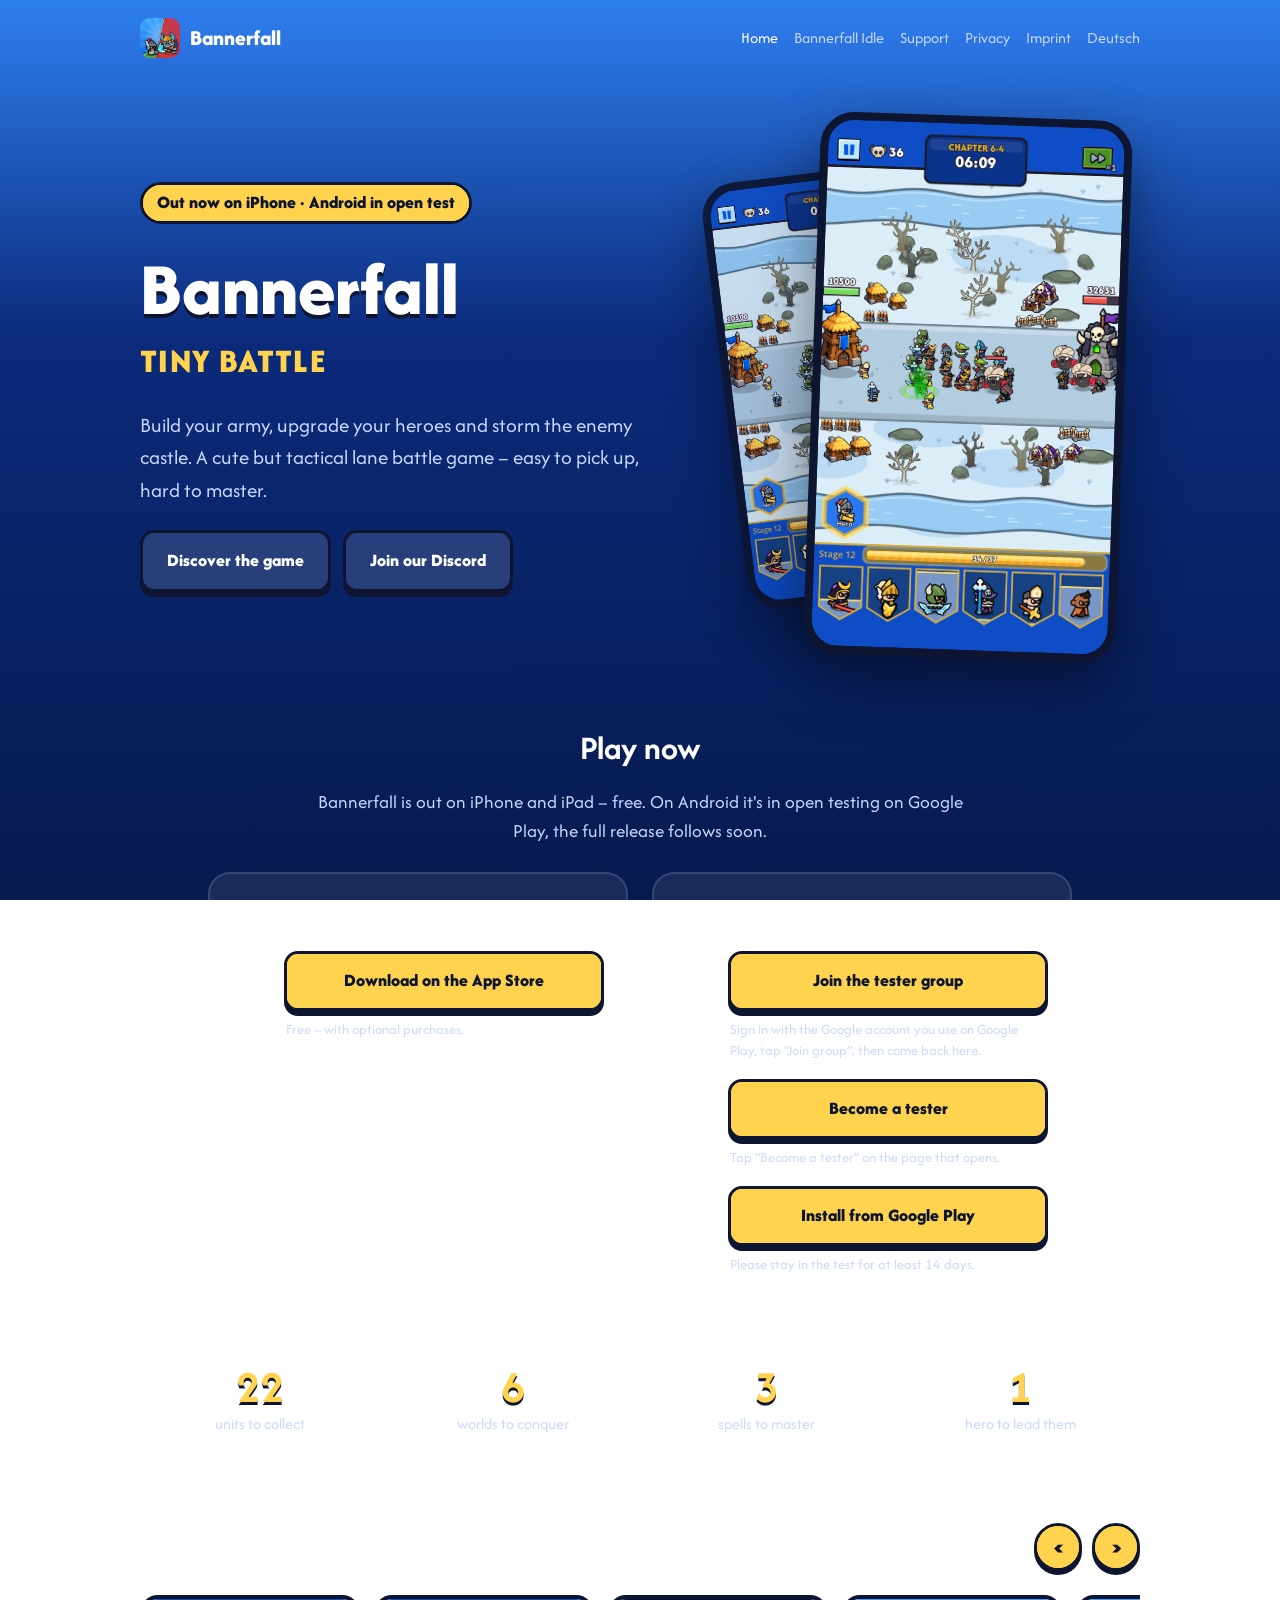
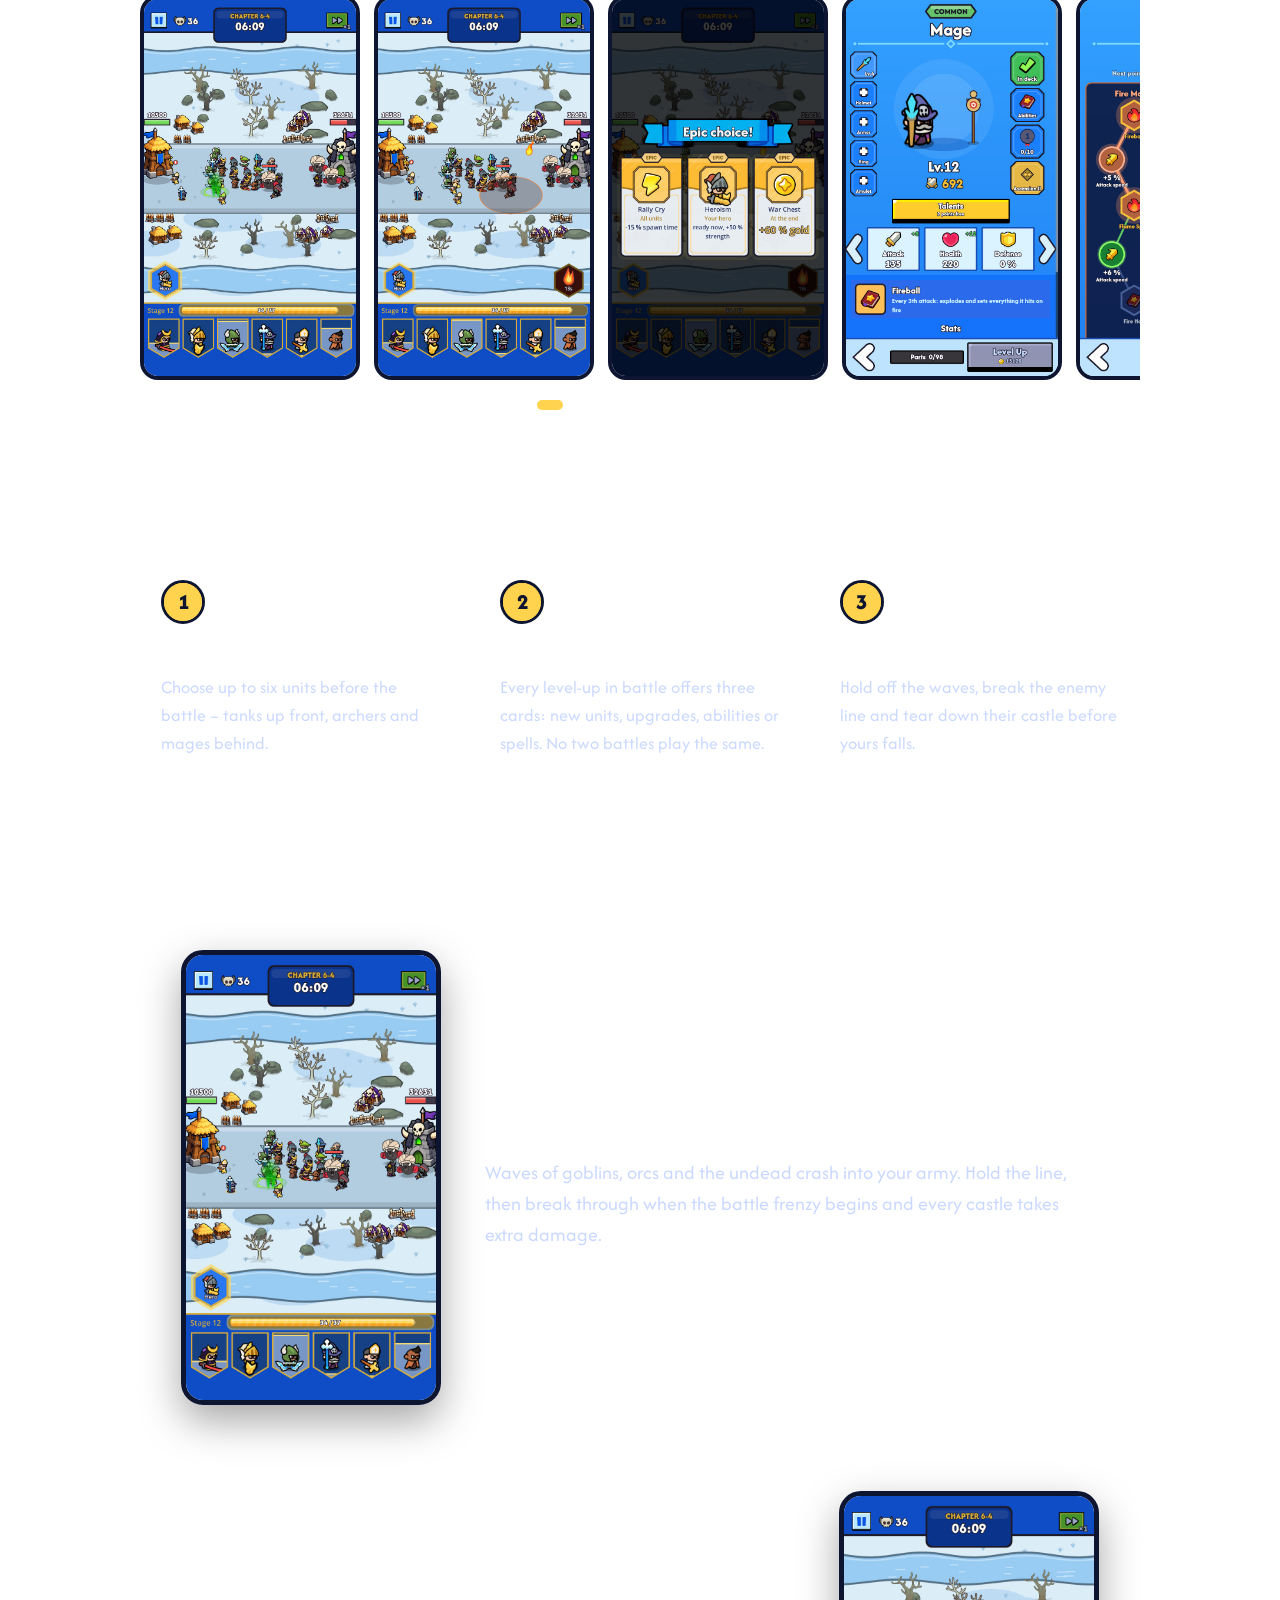
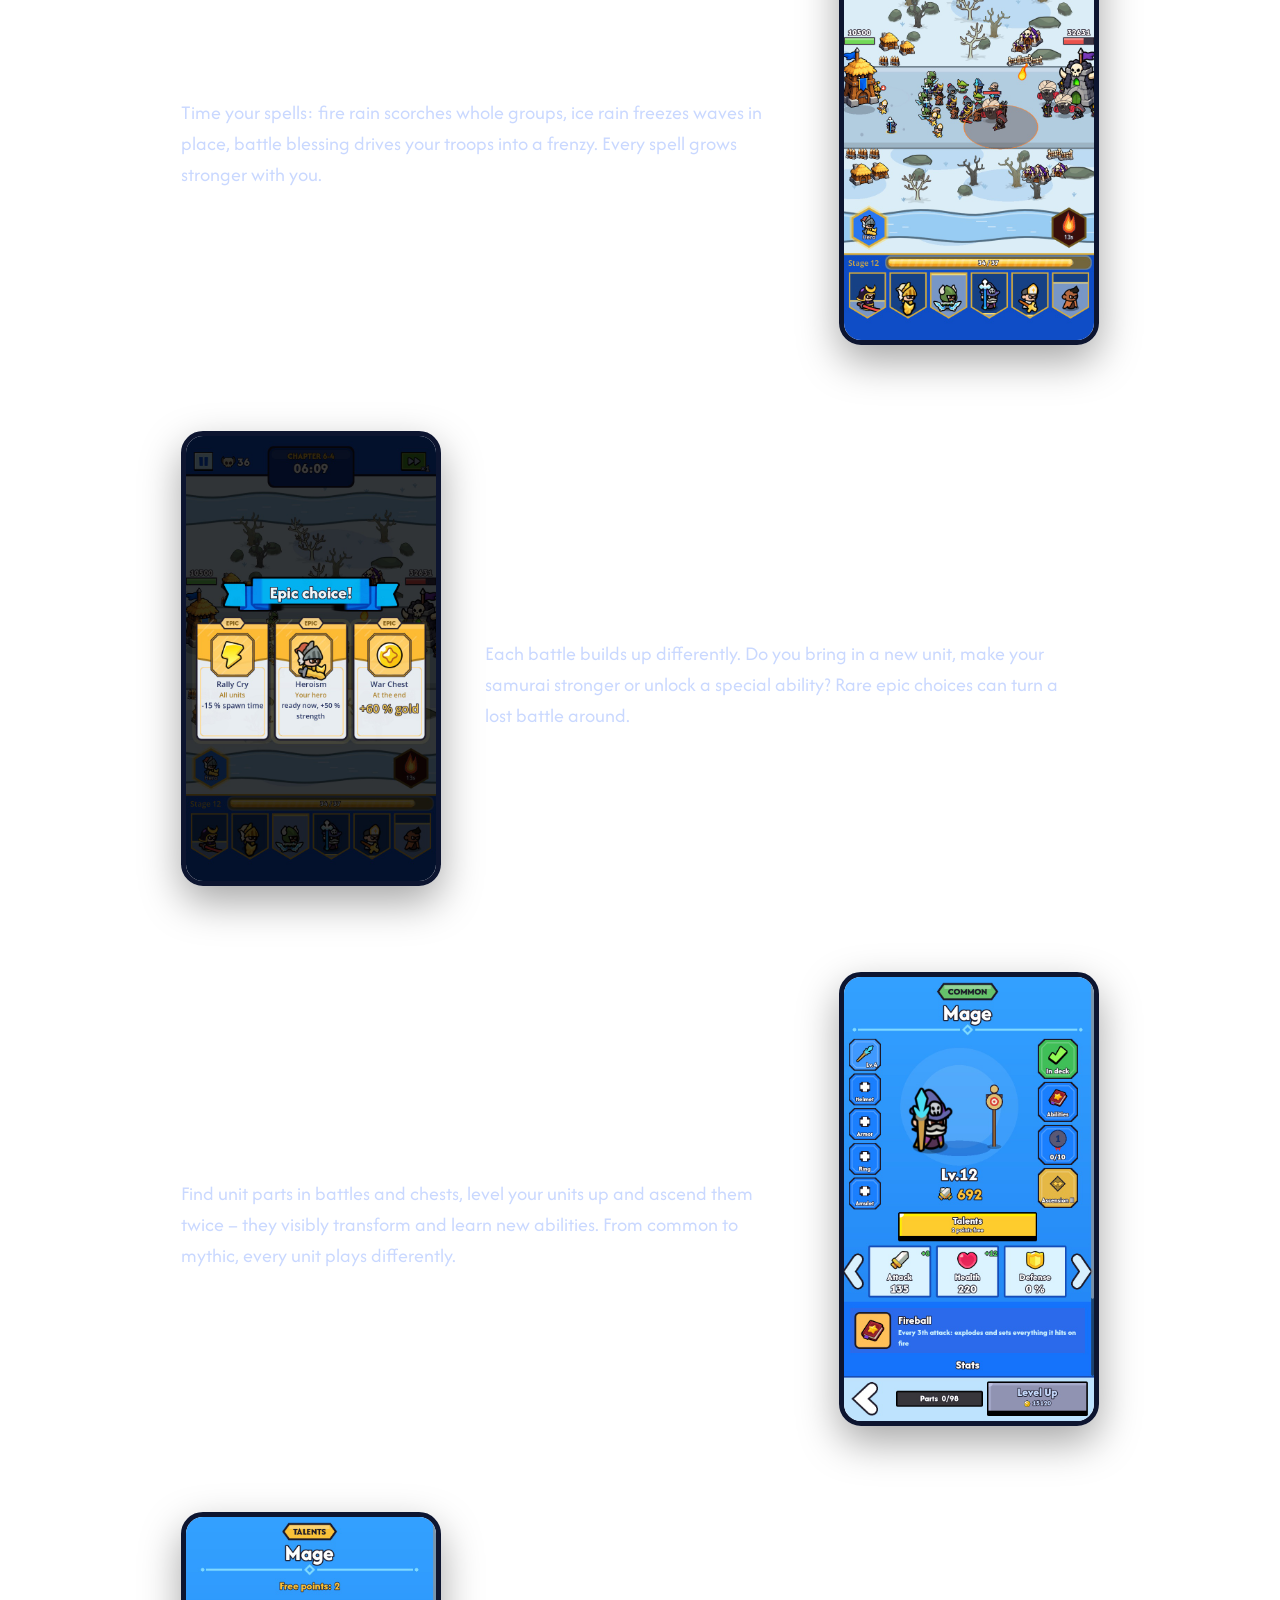
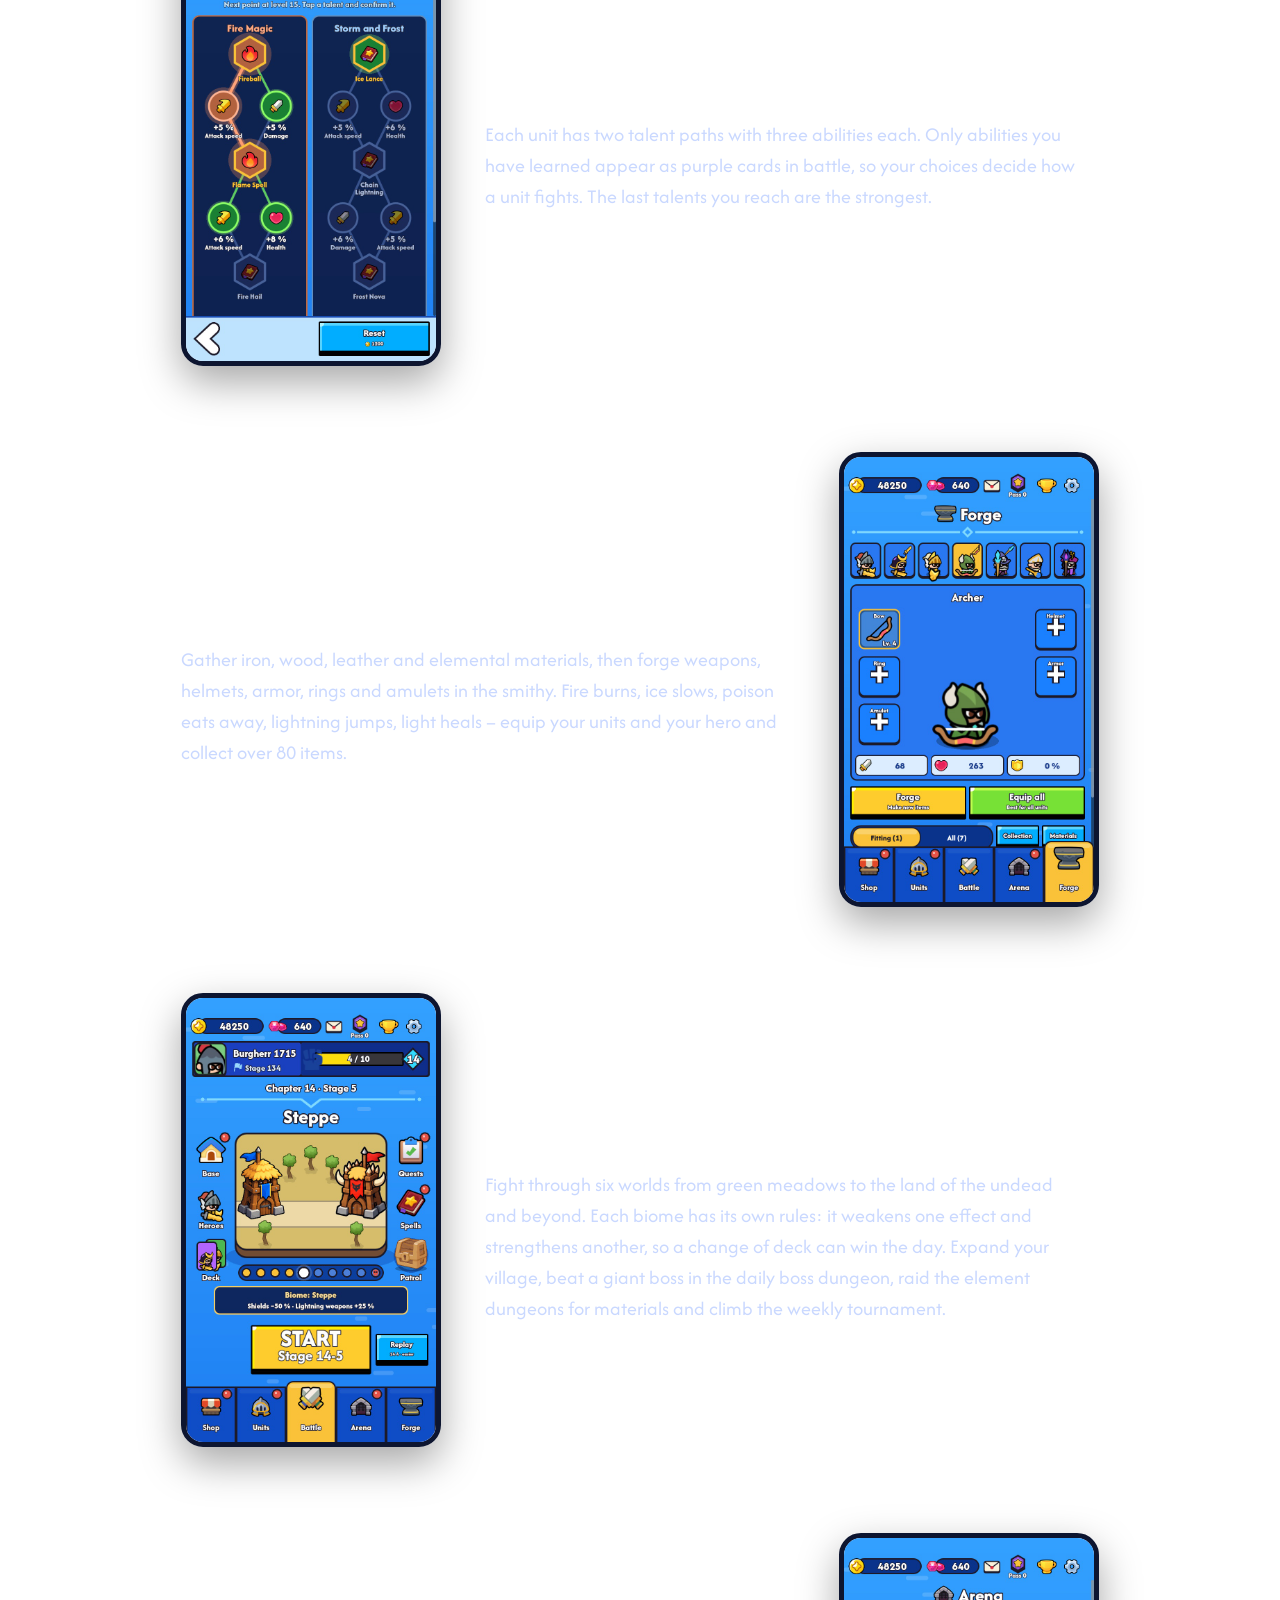
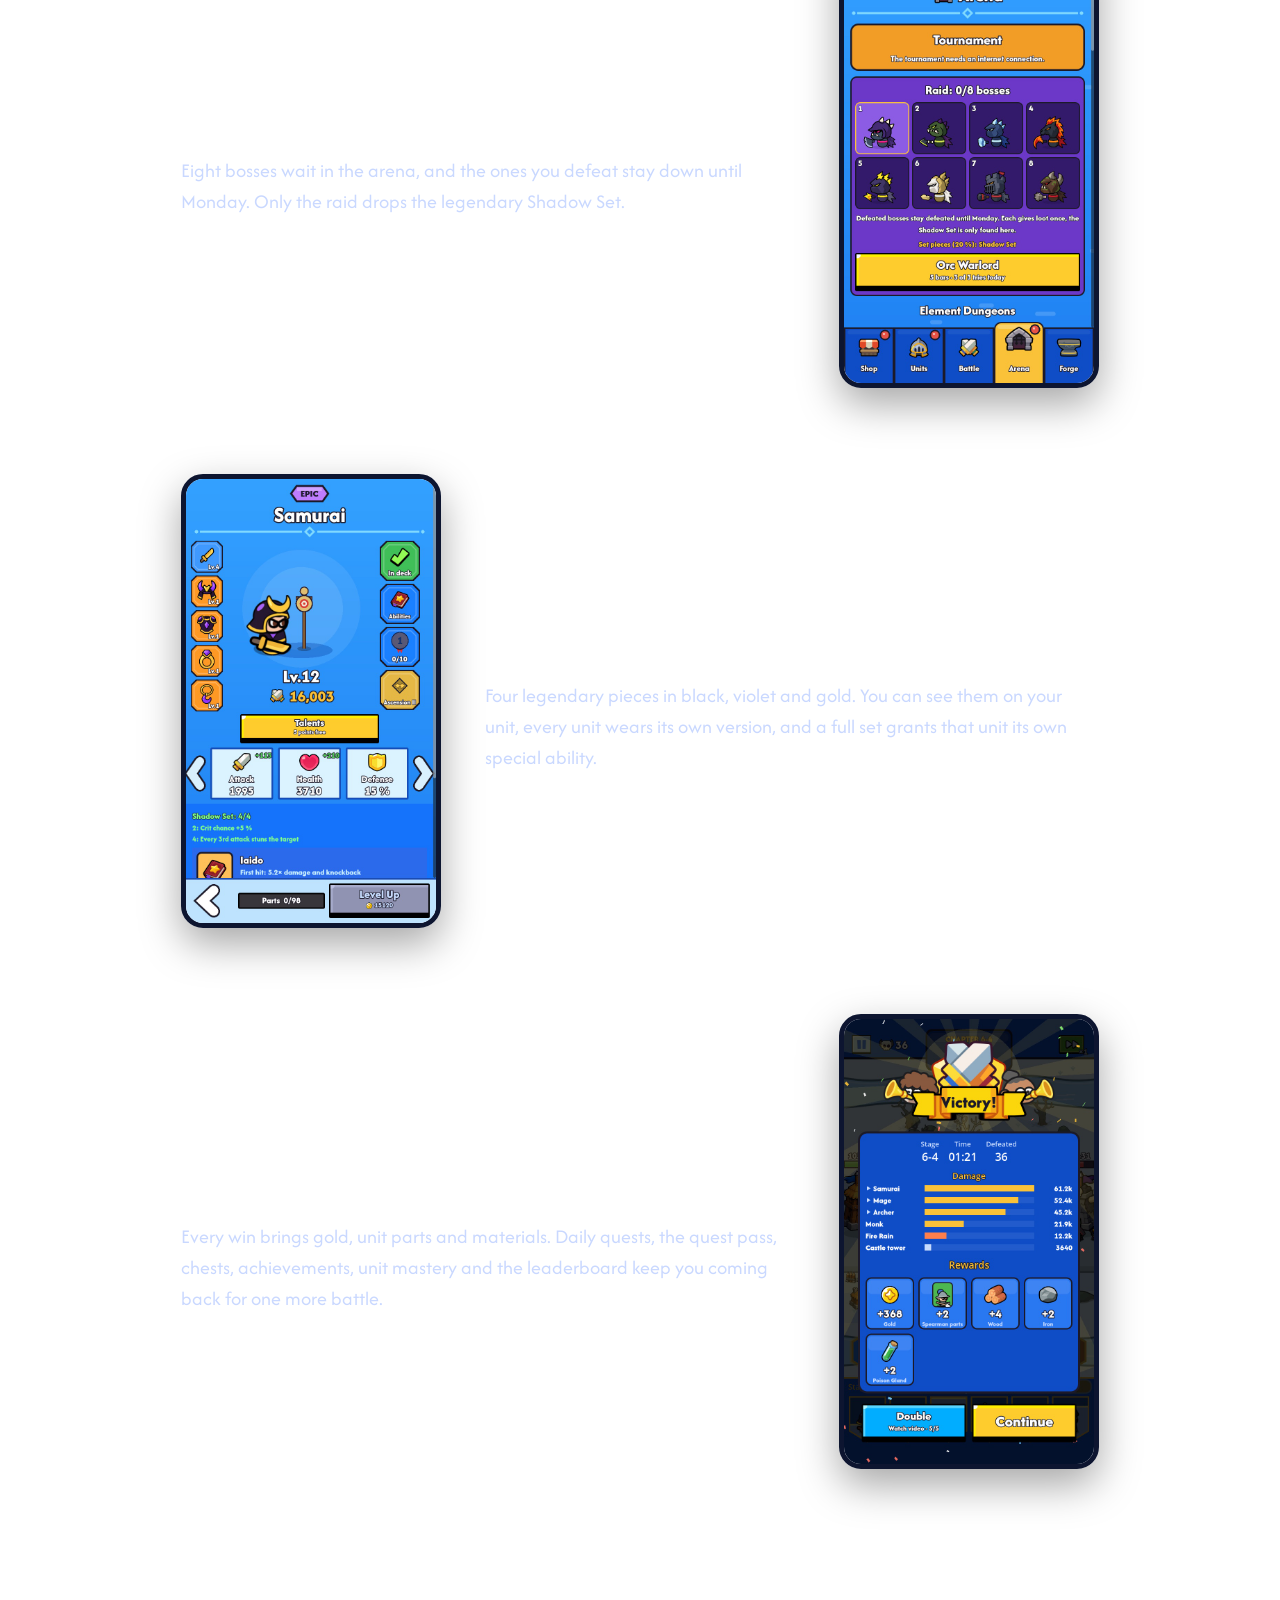
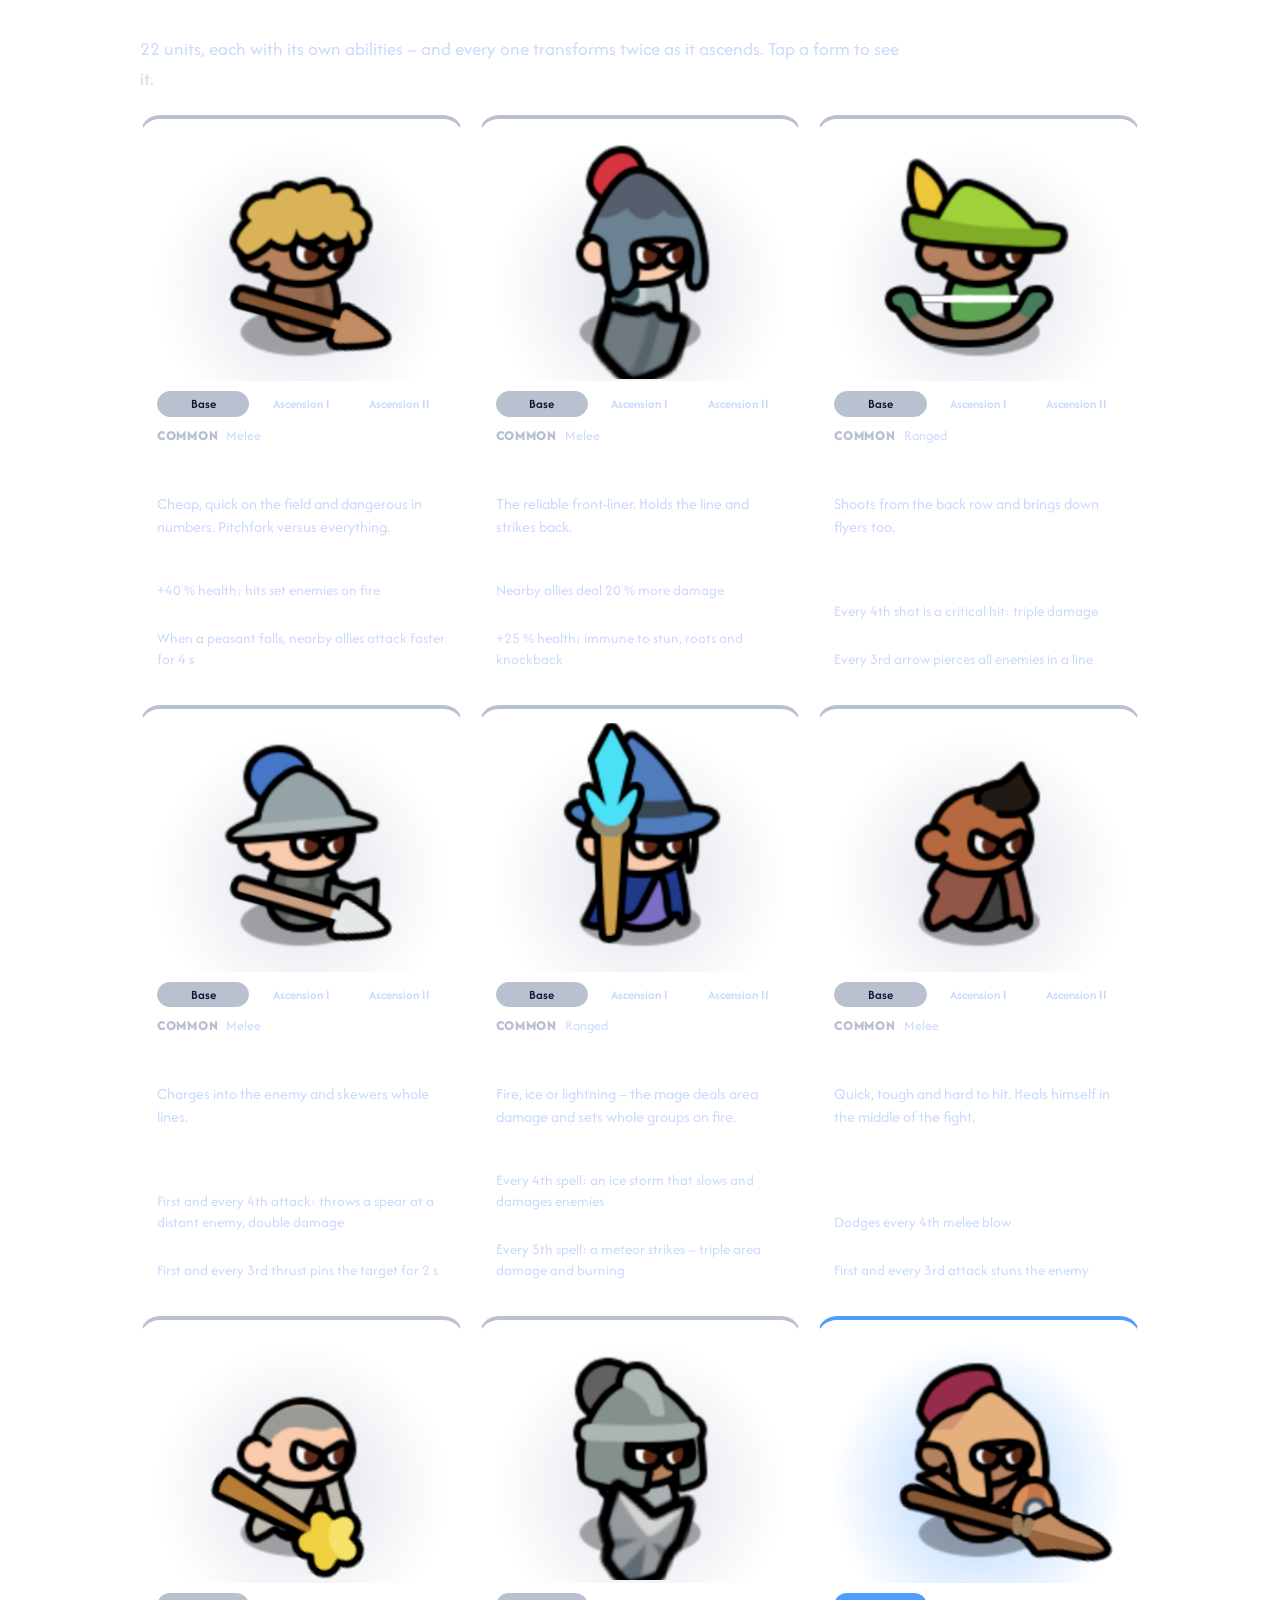
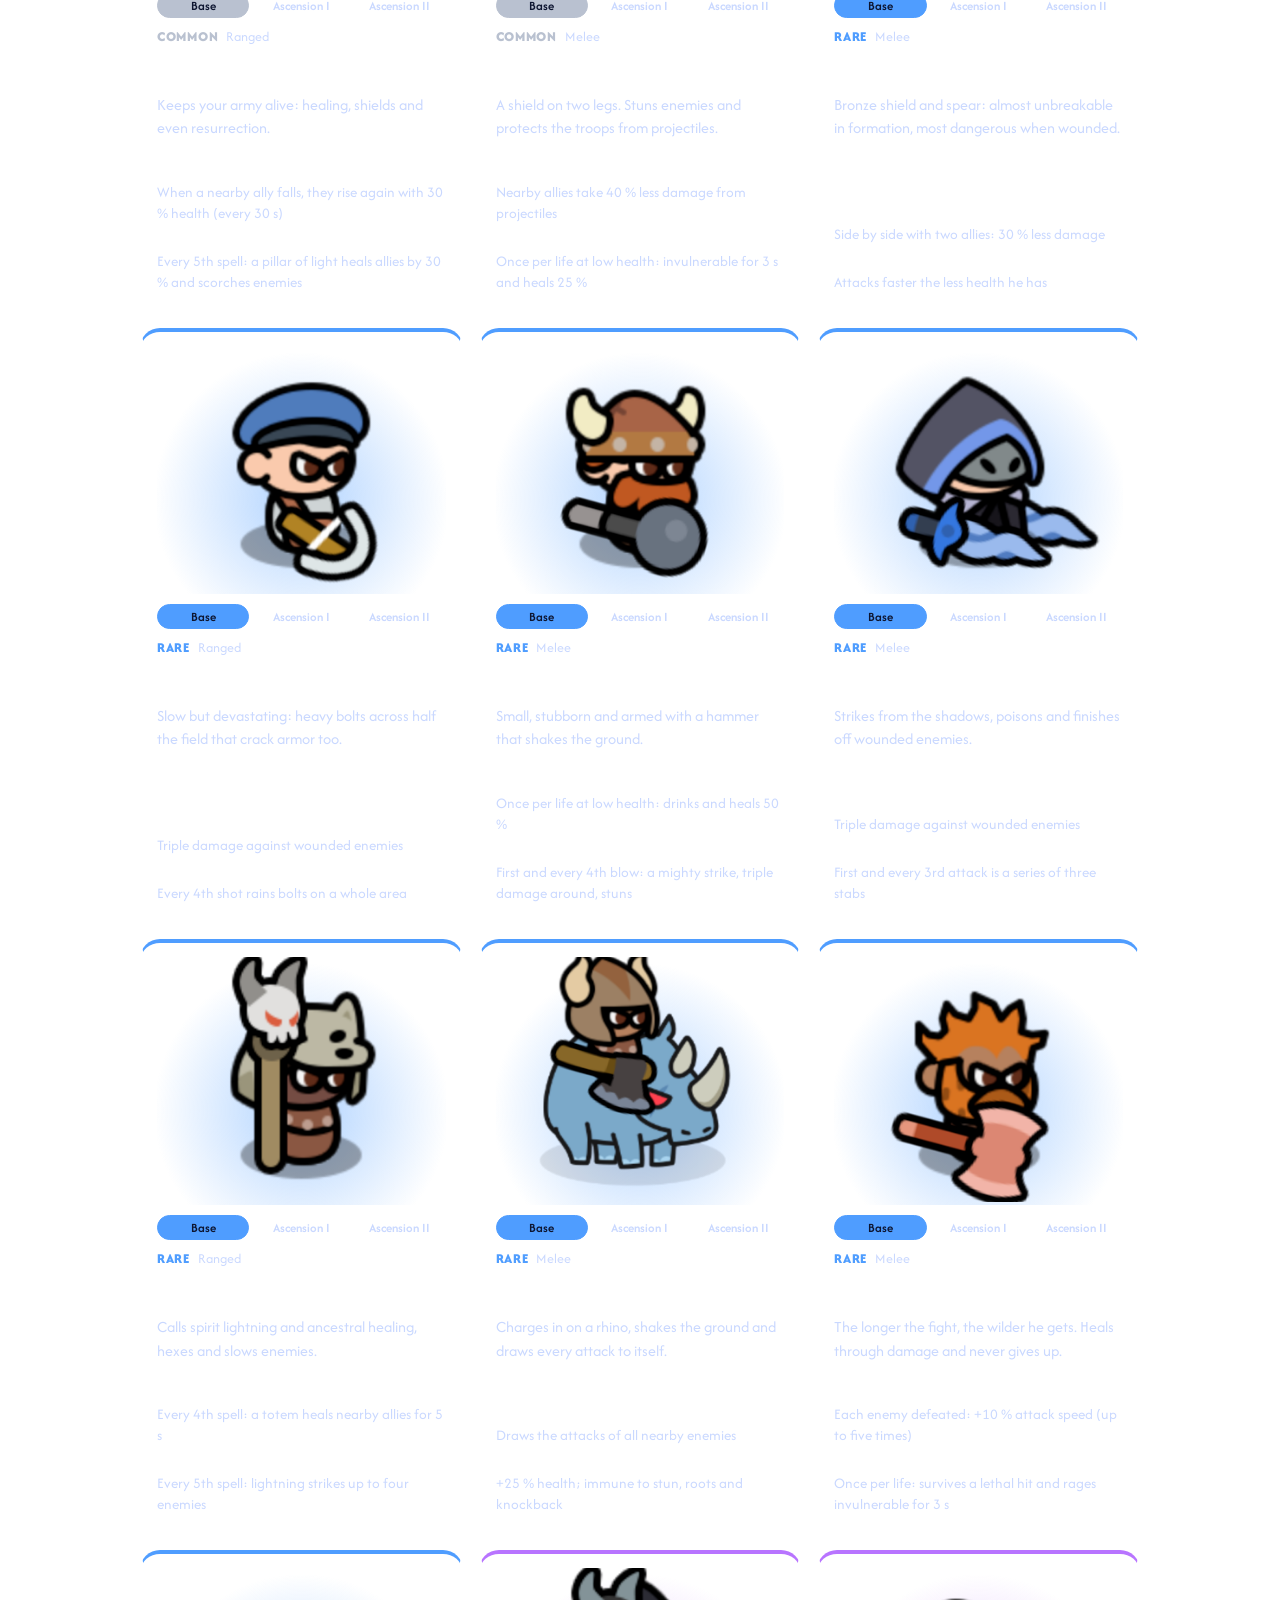
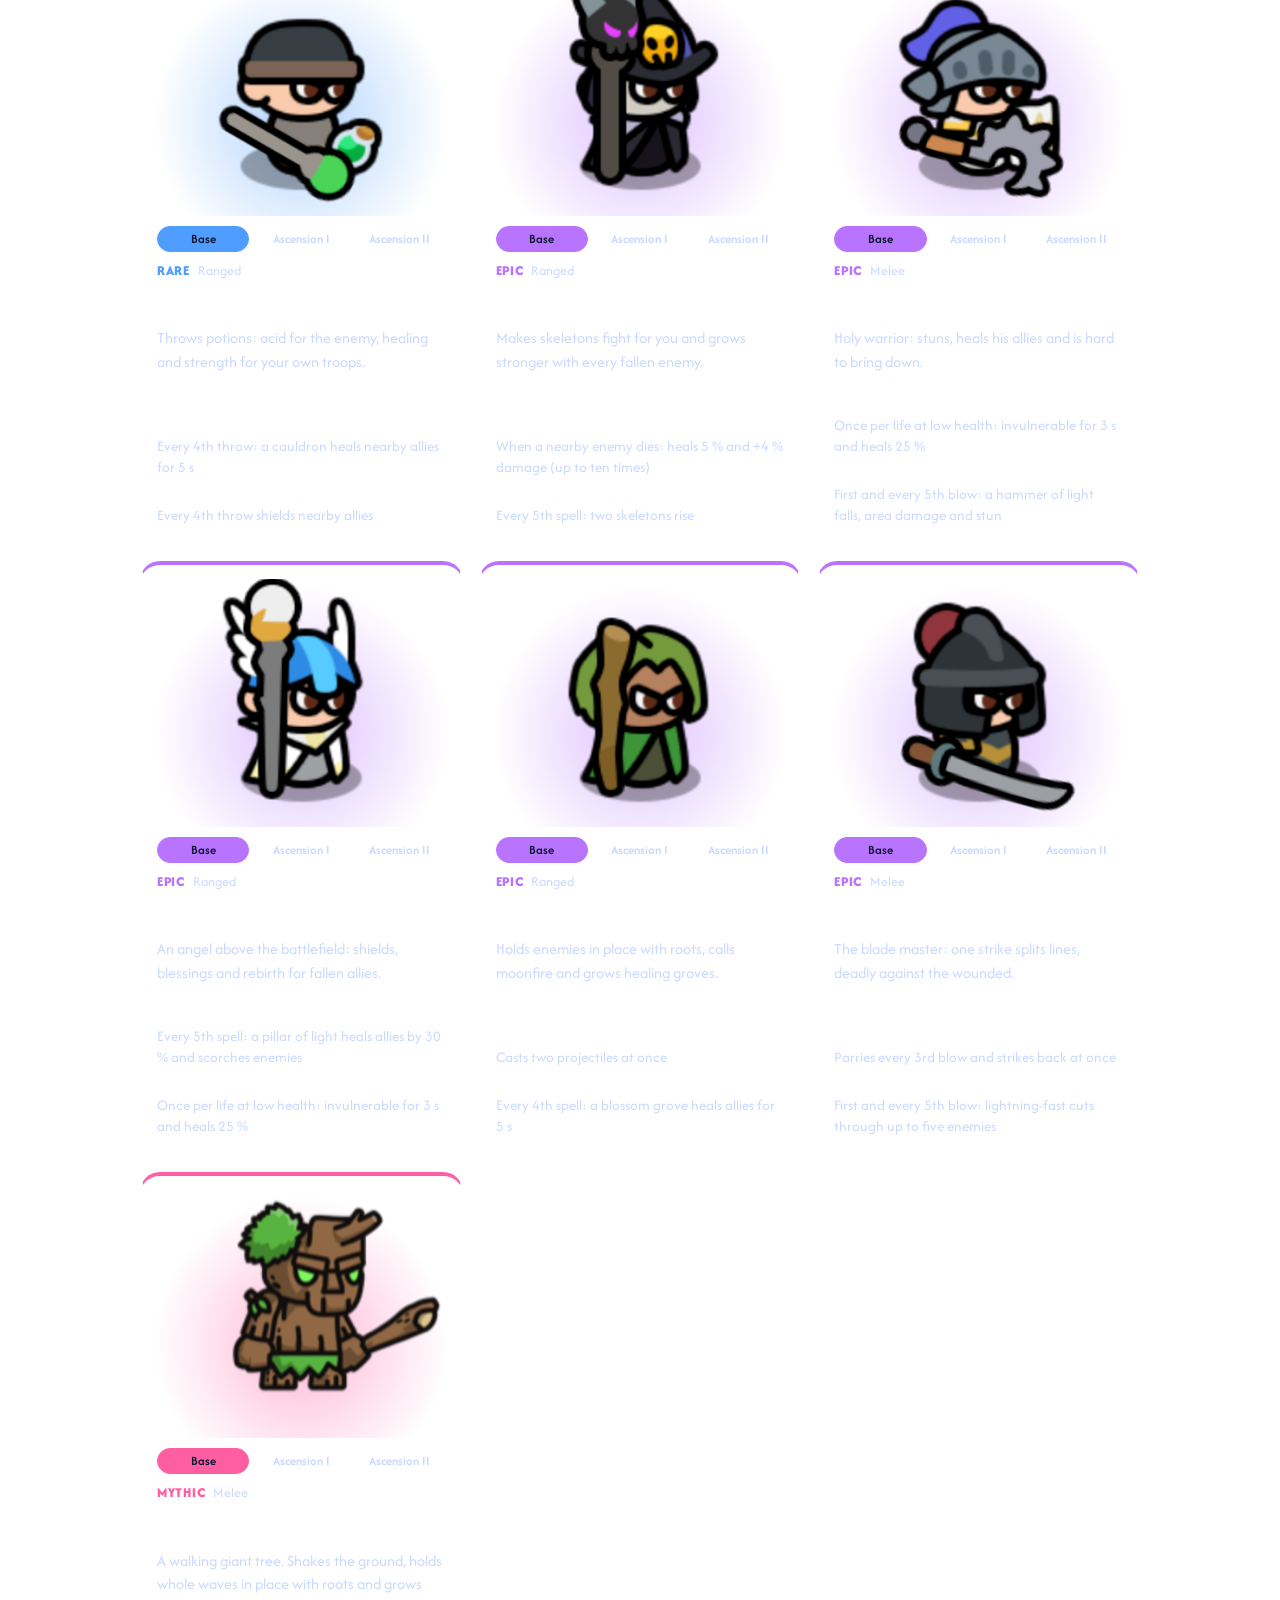
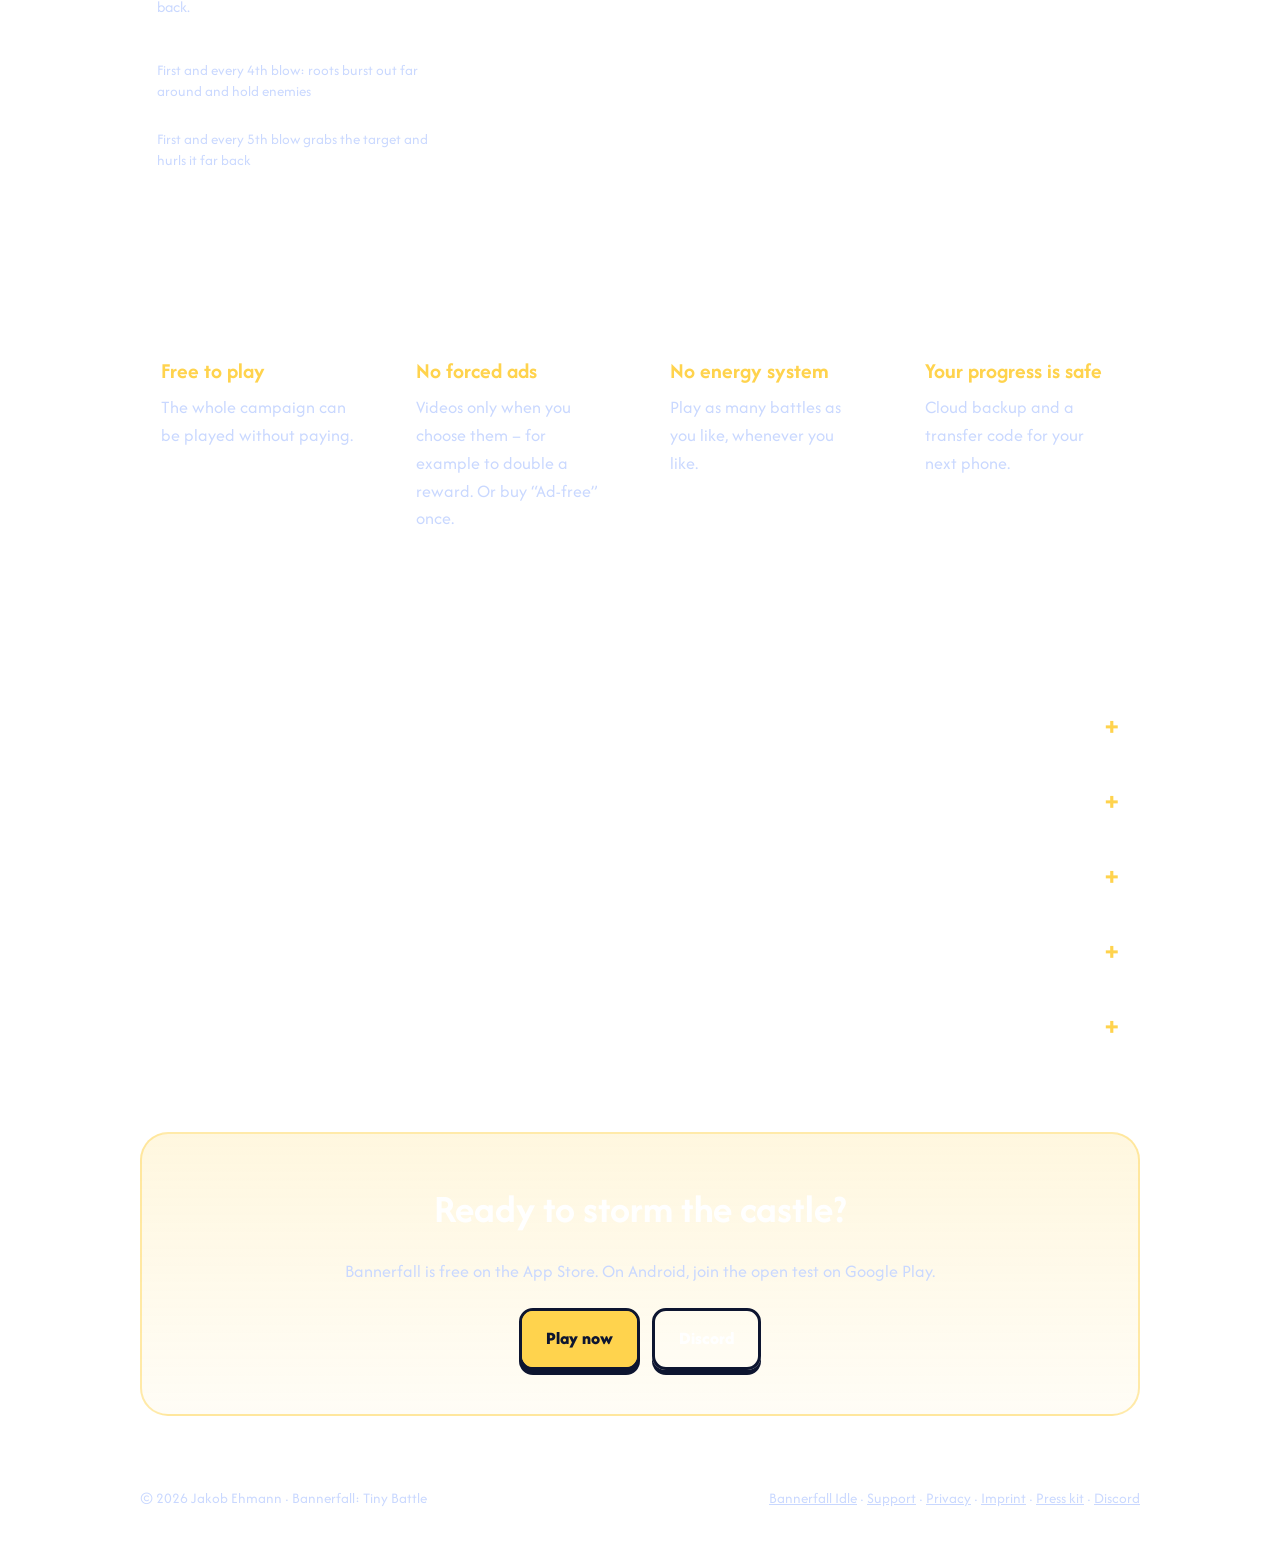
<file: index.html>
<!doctype html>
<html lang="en">
<head>
<meta charset="utf-8">
<meta name="viewport" content="width=device-width, initial-scale=1">
<!-- Die Seite ist selbst dunkel gestaltet: Browser sollen sie im Darkmode nicht automatisch umfärben (Samsung Internet, Chrome). -->
<meta name="color-scheme" content="only light">
<meta name="supported-color-schemes" content="light only">
<title>Bannerfall: Tiny Battle</title>
<meta name="description" content="Build your army, upgrade your heroes and storm the enemy castle. A cute but tactical lane battle game – easy to pick up, hard to master.">
<link rel="icon" href="favicon.png">
<link rel="apple-touch-icon" href="apple-touch-icon.png">
<link rel="preconnect" href="https://fonts.googleapis.com">
<link rel="preconnect" href="https://fonts.gstatic.com" crossorigin>
<link href="https://fonts.googleapis.com/css2?family=Afacad+Flux:wght@400;600;800&display=swap" rel="stylesheet">
<link rel="stylesheet" href="style.css?v=341d3c25">
</head>
<body>
<div class="wrap">
<header class="top">
<a class="brand" href="index.html"><img src="img/icon.png" alt="">Bannerfall</a>
<nav><a href="index.html" aria-current="page">Home</a><a href="idle/">Bannerfall Idle</a><a href="support.html">Support</a><a href="privacy.html">Privacy</a><a href="imprint.html">Imprint</a><a href="de/index.html" lang="de">Deutsch</a></nav>
</header>

<main>
<section class="hero">
<div>
<span class="tag"><img class="face" src="img/ui/gold.png" alt="" aria-hidden="true"><span class="ink">Out now on iPhone · Android in open test</span></span>
<h1>Bannerfall</h1>
<p class="sub">Tiny Battle</p>
<p class="lead">Build your army, upgrade your heroes and storm the enemy castle. A cute but tactical lane battle game – easy to pick up, hard to master.</p>
<div class="cta"><a class="btn ghost" href="#features">Discover the game</a><a class="btn ghost" href="https://discord.gg/FheVjeFyn">Join our Discord</a></div>
</div>
<div class="phones">
<div class="phone back"><img src="img/en/spell.jpg" alt="" width="720" height="1280"></div>
<div class="phone"><img src="img/en/battle.jpg" alt="Bannerfall" width="720" height="1280"></div>
</div>
</section>
<section class="beta" id="beta"><h2>Play now</h2><p class="section-lead">Bannerfall is out on iPhone and iPad – free. On Android it's in open testing on Google Play, the full release follows soon.</p><div class="bcards"><div class="bcard ios"><h3>iPhone & iPad</h3><ol class="asteps"><li><span class="snum">1</span><div><a class="btn gold" href="https://apps.apple.com/app/id6824882107" target="_blank" rel="noopener"><img class="face" src="img/ui/gold.png" alt="" aria-hidden="true"><span class="ink">Download on the App Store</span></a><p>Free – with optional purchases.</p></div></li></ol></div><div class="bcard android"><h3>Android</h3><ol class="asteps"><li><span class="snum">1</span><div><a class="btn gold" href="https://groups.google.com/g/bannerfall-tester" target="_blank" rel="noopener"><img class="face" src="img/ui/gold.png" alt="" aria-hidden="true"><span class="ink">Join the tester group</span></a><p>Sign in with the Google account you use on Google Play, tap “Join group”, then come back here.</p></div></li><li><span class="snum">2</span><div><a class="btn gold" href="https://play.google.com/apps/testing/de.jakobehmann.bannerfall" target="_blank" rel="noopener"><img class="face" src="img/ui/gold.png" alt="" aria-hidden="true"><span class="ink">Become a tester</span></a><p>Tap “Become a tester” on the page that opens.</p></div></li><li><span class="snum">3</span><div><a class="btn gold" href="https://play.google.com/store/apps/details?id=de.jakobehmann.bannerfall" target="_blank" rel="noopener"><img class="face" src="img/ui/gold.png" alt="" aria-hidden="true"><span class="ink">Install from Google Play</span></a><p>Please stay in the test for at least 14 days.</p></div></li></ol></div></div></section>
<section class="facts"><div class="fact"><b>22</b><span>units to collect</span></div><div class="fact"><b>6</b><span>worlds to conquer</span></div><div class="fact"><b>3</b><span>spells to master</span></div><div class="fact"><b>1</b><span>hero to lead them</span></div></section>
<section class="slider"><div class="slider-head"><h2>Screenshots</h2><div class="arrows"><button type="button" class="arrow" data-dir="-1" aria-label="Previous"><img class="face" src="img/ui/gold.png" alt="" aria-hidden="true"><span class="ink">‹</span></button><button type="button" class="arrow" data-dir="1" aria-label="Next"><img class="face" src="img/ui/gold.png" alt="" aria-hidden="true"><span class="ink">›</span></button></div></div><div class="gallery"><img src="img/en/battle.jpg" alt="Bannerfall" loading="lazy" width="720" height="1280"><img src="img/en/spell.jpg" alt="Bannerfall" loading="lazy" width="720" height="1280"><img src="img/en/cards.jpg" alt="Bannerfall" loading="lazy" width="720" height="1280"><img src="img/en/unit.jpg" alt="Bannerfall" loading="lazy" width="720" height="1280"><img src="img/en/talents.jpg" alt="Bannerfall" loading="lazy" width="720" height="1280"><img src="img/en/forge.jpg" alt="Bannerfall" loading="lazy" width="720" height="1280"><img src="img/en/sets.jpg" alt="Bannerfall" loading="lazy" width="720" height="1280"><img src="img/en/raid.jpg" alt="Bannerfall" loading="lazy" width="720" height="1280"><img src="img/en/units.jpg" alt="Bannerfall" loading="lazy" width="720" height="1280"><img src="img/en/home.jpg" alt="Bannerfall" loading="lazy" width="720" height="1280"><img src="img/en/victory.jpg" alt="Bannerfall" loading="lazy" width="720" height="1280"></div><div class="dots"><button type="button" class="dot on" aria-label="1"></button><button type="button" class="dot" aria-label="2"></button><button type="button" class="dot" aria-label="3"></button><button type="button" class="dot" aria-label="4"></button><button type="button" class="dot" aria-label="5"></button><button type="button" class="dot" aria-label="6"></button><button type="button" class="dot" aria-label="7"></button><button type="button" class="dot" aria-label="8"></button><button type="button" class="dot" aria-label="9"></button><button type="button" class="dot" aria-label="10"></button><button type="button" class="dot" aria-label="11"></button></div></section>
<section><h2>How a battle works</h2><ol class="steps"><li class="step"><span class="num"><img class="face" src="img/ui/gold.png" alt="" aria-hidden="true"><span class="ink">1</span></span><h3>Pick your deck</h3><p>Choose up to six units before the battle – tanks up front, archers and mages behind.</p></li><li class="step"><span class="num"><img class="face" src="img/ui/gold.png" alt="" aria-hidden="true"><span class="ink">2</span></span><h3>Choose your cards</h3><p>Every level-up in battle offers three cards: new units, upgrades, abilities or spells. No two battles play the same.</p></li><li class="step"><span class="num"><img class="face" src="img/ui/gold.png" alt="" aria-hidden="true"><span class="ink">3</span></span><h3>Storm the castle</h3><p>Hold off the waves, break the enemy line and tear down their castle before yours falls.</p></li></ol></section>
<section id="features"><h2>What awaits you</h2><div class="rows"><article class="row"><div class="shot"><img src="img/en/battle.jpg" alt="Swarm battles" loading="lazy" width="720" height="1280"></div><div class="copy"><h3>Swarm battles</h3><p>Waves of goblins, orcs and the undead crash into your army. Hold the line, then break through when the battle frenzy begins and every castle takes extra damage.</p></div></article><article class="row flip"><div class="shot"><img src="img/en/spell.jpg" alt="Rain fire from the sky" loading="lazy" width="720" height="1280"></div><div class="copy"><h3>Rain fire from the sky</h3><p>Time your spells: fire rain scorches whole groups, ice rain freezes waves in place, battle blessing drives your troops into a frenzy. Every spell grows stronger with you.</p></div></article><article class="row"><div class="shot"><img src="img/en/cards.jpg" alt="A new choice every level" loading="lazy" width="720" height="1280"></div><div class="copy"><h3>A new choice every level</h3><p>Each battle builds up differently. Do you bring in a new unit, make your samurai stronger or unlock a special ability? Rare epic choices can turn a lost battle around.</p></div></article><article class="row flip"><div class="shot"><img src="img/en/unit.jpg" alt="Collect, level up, ascend" loading="lazy" width="720" height="1280"></div><div class="copy"><h3>Collect, level up, ascend</h3><p>Find unit parts in battles and chests, level your units up and ascend them twice – they visibly transform and learn new abilities. From common to mythic, every unit plays differently.</p></div></article><article class="row"><div class="shot"><img src="img/en/talents.jpg" alt="Shape every unit with talents" loading="lazy" width="720" height="1280"></div><div class="copy"><h3>Shape every unit with talents</h3><p>Each unit has two talent paths with three abilities each. Only abilities you have learned appear as purple cards in battle, so your choices decide how a unit fights. The last talents you reach are the strongest.</p></div></article><article class="row flip"><div class="shot"><img src="img/en/forge.jpg" alt="Forge your own gear" loading="lazy" width="720" height="1280"></div><div class="copy"><h3>Forge your own gear</h3><p>Gather iron, wood, leather and elemental materials, then forge weapons, helmets, armor, rings and amulets in the smithy. Fire burns, ice slows, poison eats away, lightning jumps, light heals – equip your units and your hero and collect over 80 items.</p></div></article><article class="row"><div class="shot"><img src="img/en/home.jpg" alt="A long campaign" loading="lazy" width="720" height="1280"></div><div class="copy"><h3>A long campaign</h3><p>Fight through six worlds from green meadows to the land of the undead and beyond. Each biome has its own rules: it weakens one effect and strengthens another, so a change of deck can win the day. Expand your village, beat a giant boss in the daily boss dungeon, raid the element dungeons for materials and climb the weekly tournament.</p></div></article><article class="row flip"><div class="shot"><img src="img/en/raid.jpg" alt="The Great Raid" loading="lazy" width="720" height="1280"></div><div class="copy"><h3>The Great Raid</h3><p>Eight bosses wait in the arena, and the ones you defeat stay down until Monday. Only the raid drops the legendary Shadow Set.</p></div></article><article class="row"><div class="shot"><img src="img/en/sets.jpg" alt="The Shadow Set" loading="lazy" width="720" height="1280"></div><div class="copy"><h3>The Shadow Set</h3><p>Four legendary pieces in black, violet and gold. You can see them on your unit, every unit wears its own version, and a full set grants that unit its own special ability.</p></div></article><article class="row flip"><div class="shot"><img src="img/en/victory.jpg" alt="Rewards that matter" loading="lazy" width="720" height="1280"></div><div class="copy"><h3>Rewards that matter</h3><p>Every win brings gold, unit parts and materials. Daily quests, the quest pass, chests, achievements, unit mastery and the leaderboard keep you coming back for one more battle.</p></div></article></div></section>
<section id="units"><h2>Meet your army</h2><p class="section-lead">22 units, each with its own abilities – and every one transforms twice as it ascends. Tap a form to see it.</p><div class="units"><article class="unit r0"><div class="pic"><img src="img/units/peasant_0.png" alt="Peasant" loading="lazy" width="360" height="360"></div><div class="forms"><button type="button" class="form on" data-src="img/units/peasant_0.png" aria-pressed="true">Base</button><button type="button" class="form" data-src="img/units/peasant_1.png" aria-pressed="false"><span class="long">Ascension </span>I</button><button type="button" class="form" data-src="img/units/peasant_2.png" aria-pressed="false"><span class="long">Ascension </span>II</button></div><div class="meta"><span class="rar">Common</span><span class="kind">Melee</span></div><h3>Peasant</h3><p>Cheap, quick on the field and dangerous in numbers. Pitchfork versus everything.</p><ul><li><b>Tough Peasants</b> <span>+40 % health; hits set enemies on fire</span></li><li><b>Peasant Revolt</b> <span>When a peasant falls, nearby allies attack faster for 4 s</span></li></ul></article><article class="unit r0"><div class="pic"><img src="img/units/knight_0.png" alt="Knight" loading="lazy" width="360" height="360"></div><div class="forms"><button type="button" class="form on" data-src="img/units/knight_0.png" aria-pressed="true">Base</button><button type="button" class="form" data-src="img/units/knight_1.png" aria-pressed="false"><span class="long">Ascension </span>I</button><button type="button" class="form" data-src="img/units/knight_2.png" aria-pressed="false"><span class="long">Ascension </span>II</button></div><div class="meta"><span class="rar">Common</span><span class="kind">Melee</span></div><h3>Knight</h3><p>The reliable front-liner. Holds the line and strikes back.</p><ul><li><b>War Banner</b> <span>Nearby allies deal 20 % more damage</span></li><li><b>Unbreakable</b> <span>+25 % health; immune to stun, roots and knockback</span></li></ul></article><article class="unit r0"><div class="pic"><img src="img/units/archer_0.png" alt="Archer" loading="lazy" width="360" height="360"></div><div class="forms"><button type="button" class="form on" data-src="img/units/archer_0.png" aria-pressed="true">Base</button><button type="button" class="form" data-src="img/units/archer_1.png" aria-pressed="false"><span class="long">Ascension </span>I</button><button type="button" class="form" data-src="img/units/archer_2.png" aria-pressed="false"><span class="long">Ascension </span>II</button></div><div class="meta"><span class="rar">Common</span><span class="kind">Ranged</span></div><h3>Archer</h3><p>Shoots from the back row and brings down flyers too.</p><ul><li><b>Master Shot</b> <span>Every 4th shot is a critical hit: triple damage</span></li><li><b>Piercing Shot</b> <span>Every 3rd arrow pierces all enemies in a line</span></li></ul></article><article class="unit r0"><div class="pic"><img src="img/units/spearman_0.png" alt="Spearman" loading="lazy" width="360" height="360"></div><div class="forms"><button type="button" class="form on" data-src="img/units/spearman_0.png" aria-pressed="true">Base</button><button type="button" class="form" data-src="img/units/spearman_1.png" aria-pressed="false"><span class="long">Ascension </span>I</button><button type="button" class="form" data-src="img/units/spearman_2.png" aria-pressed="false"><span class="long">Ascension </span>II</button></div><div class="meta"><span class="rar">Common</span><span class="kind">Melee</span></div><h3>Spearman</h3><p>Charges into the enemy and skewers whole lines.</p><ul><li><b>Spear Throw</b> <span>First and every 4th attack: throws a spear at a distant enemy, double damage</span></li><li><b>Pin Down</b> <span>First and every 3rd thrust pins the target for 2 s</span></li></ul></article><article class="unit r0"><div class="pic"><img src="img/units/mage_0.png" alt="Mage" loading="lazy" width="360" height="360"></div><div class="forms"><button type="button" class="form on" data-src="img/units/mage_0.png" aria-pressed="true">Base</button><button type="button" class="form" data-src="img/units/mage_1.png" aria-pressed="false"><span class="long">Ascension </span>I</button><button type="button" class="form" data-src="img/units/mage_2.png" aria-pressed="false"><span class="long">Ascension </span>II</button></div><div class="meta"><span class="rar">Common</span><span class="kind">Ranged</span></div><h3>Mage</h3><p>Fire, ice or lightning – the mage deals area damage and sets whole groups on fire.</p><ul><li><b>Blizzard</b> <span>Every 4th spell: an ice storm that slows and damages enemies</span></li><li><b>Meteor</b> <span>Every 5th spell: a meteor strikes – triple area damage and burning</span></li></ul></article><article class="unit r0"><div class="pic"><img src="img/units/monk_0.png" alt="Monk" loading="lazy" width="360" height="360"></div><div class="forms"><button type="button" class="form on" data-src="img/units/monk_0.png" aria-pressed="true">Base</button><button type="button" class="form" data-src="img/units/monk_1.png" aria-pressed="false"><span class="long">Ascension </span>I</button><button type="button" class="form" data-src="img/units/monk_2.png" aria-pressed="false"><span class="long">Ascension </span>II</button></div><div class="meta"><span class="rar">Common</span><span class="kind">Melee</span></div><h3>Monk</h3><p>Quick, tough and hard to hit. Heals himself in the middle of the fight.</p><ul><li><b>Evasion</b> <span>Dodges every 4th melee blow</span></li><li><b>Quivering Palm</b> <span>First and every 3rd attack stuns the enemy</span></li></ul></article><article class="unit r0"><div class="pic"><img src="img/units/priest_0.png" alt="Priest" loading="lazy" width="360" height="360"></div><div class="forms"><button type="button" class="form on" data-src="img/units/priest_0.png" aria-pressed="true">Base</button><button type="button" class="form" data-src="img/units/priest_1.png" aria-pressed="false"><span class="long">Ascension </span>I</button><button type="button" class="form" data-src="img/units/priest_2.png" aria-pressed="false"><span class="long">Ascension </span>II</button></div><div class="meta"><span class="rar">Common</span><span class="kind">Ranged</span></div><h3>Priest</h3><p>Keeps your army alive: healing, shields and even resurrection.</p><ul><li><b>Resurrection</b> <span>When a nearby ally falls, they rise again with 30 % health (every 30 s)</span></li><li><b>Divine Light</b> <span>Every 5th spell: a pillar of light heals allies by 30 % and scorches enemies</span></li></ul></article><article class="unit r0"><div class="pic"><img src="img/units/templar_0.png" alt="Border Warden" loading="lazy" width="360" height="360"></div><div class="forms"><button type="button" class="form on" data-src="img/units/templar_0.png" aria-pressed="true">Base</button><button type="button" class="form" data-src="img/units/templar_1.png" aria-pressed="false"><span class="long">Ascension </span>I</button><button type="button" class="form" data-src="img/units/templar_2.png" aria-pressed="false"><span class="long">Ascension </span>II</button></div><div class="meta"><span class="rar">Common</span><span class="kind">Melee</span></div><h3>Border Warden</h3><p>A shield on two legs. Stuns enemies and protects the troops from projectiles.</p><ul><li><b>Shield Wall</b> <span>Nearby allies take 40 % less damage from projectiles</span></li><li><b>Last Bastion</b> <span>Once per life at low health: invulnerable for 3 s and heals 25 %</span></li></ul></article><article class="unit r1"><div class="pic"><img src="img/units/hoplite_0.png" alt="Hoplite" loading="lazy" width="360" height="360"></div><div class="forms"><button type="button" class="form on" data-src="img/units/hoplite_0.png" aria-pressed="true">Base</button><button type="button" class="form" data-src="img/units/hoplite_1.png" aria-pressed="false"><span class="long">Ascension </span>I</button><button type="button" class="form" data-src="img/units/hoplite_2.png" aria-pressed="false"><span class="long">Ascension </span>II</button></div><div class="meta"><span class="rar">Rare</span><span class="kind">Melee</span></div><h3>Hoplite</h3><p>Bronze shield and spear: almost unbreakable in formation, most dangerous when wounded.</p><ul><li><b>Phalanx</b> <span>Side by side with two allies: 30 % less damage</span></li><li><b>Spartan Fury</b> <span>Attacks faster the less health he has</span></li></ul></article><article class="unit r1"><div class="pic"><img src="img/units/crossbow_0.png" alt="Crossbowman" loading="lazy" width="360" height="360"></div><div class="forms"><button type="button" class="form on" data-src="img/units/crossbow_0.png" aria-pressed="true">Base</button><button type="button" class="form" data-src="img/units/crossbow_1.png" aria-pressed="false"><span class="long">Ascension </span>I</button><button type="button" class="form" data-src="img/units/crossbow_2.png" aria-pressed="false"><span class="long">Ascension </span>II</button></div><div class="meta"><span class="rar">Rare</span><span class="kind">Ranged</span></div><h3>Crossbowman</h3><p>Slow but devastating: heavy bolts across half the field that crack armor too.</p><ul><li><b>Mercy Shot</b> <span>Triple damage against wounded enemies</span></li><li><b>Bolt Storm</b> <span>Every 4th shot rains bolts on a whole area</span></li></ul></article><article class="unit r1"><div class="pic"><img src="img/units/dwarf_0.png" alt="Dwarf" loading="lazy" width="360" height="360"></div><div class="forms"><button type="button" class="form on" data-src="img/units/dwarf_0.png" aria-pressed="true">Base</button><button type="button" class="form" data-src="img/units/dwarf_1.png" aria-pressed="false"><span class="long">Ascension </span>I</button><button type="button" class="form" data-src="img/units/dwarf_2.png" aria-pressed="false"><span class="long">Ascension </span>II</button></div><div class="meta"><span class="rar">Rare</span><span class="kind">Melee</span></div><h3>Dwarf</h3><p>Small, stubborn and armed with a hammer that shakes the ground.</p><ul><li><b>Dwarven Brew</b> <span>Once per life at low health: drinks and heals 50 %</span></li><li><b>Anvil Strike</b> <span>First and every 4th blow: a mighty strike, triple damage around, stuns</span></li></ul></article><article class="unit r1"><div class="pic"><img src="img/units/assassin_0.png" alt="Assassin" loading="lazy" width="360" height="360"></div><div class="forms"><button type="button" class="form on" data-src="img/units/assassin_0.png" aria-pressed="true">Base</button><button type="button" class="form" data-src="img/units/assassin_1.png" aria-pressed="false"><span class="long">Ascension </span>I</button><button type="button" class="form" data-src="img/units/assassin_2.png" aria-pressed="false"><span class="long">Ascension </span>II</button></div><div class="meta"><span class="rar">Rare</span><span class="kind">Melee</span></div><h3>Assassin</h3><p>Strikes from the shadows, poisons and finishes off wounded enemies.</p><ul><li><b>Killing Blow</b> <span>Triple damage against wounded enemies</span></li><li><b>Blade Dance</b> <span>First and every 3rd attack is a series of three stabs</span></li></ul></article><article class="unit r1"><div class="pic"><img src="img/units/shaman_0.png" alt="Shaman" loading="lazy" width="360" height="360"></div><div class="forms"><button type="button" class="form on" data-src="img/units/shaman_0.png" aria-pressed="true">Base</button><button type="button" class="form" data-src="img/units/shaman_1.png" aria-pressed="false"><span class="long">Ascension </span>I</button><button type="button" class="form" data-src="img/units/shaman_2.png" aria-pressed="false"><span class="long">Ascension </span>II</button></div><div class="meta"><span class="rar">Rare</span><span class="kind">Ranged</span></div><h3>Shaman</h3><p>Calls spirit lightning and ancestral healing, hexes and slows enemies.</p><ul><li><b>Healing Totem</b> <span>Every 4th spell: a totem heals nearby allies for 5 s</span></li><li><b>Thunderstorm</b> <span>Every 5th spell: lightning strikes up to four enemies</span></li></ul></article><article class="unit r1"><div class="pic"><img src="img/units/boar_rider_0.png" alt="Rhino Rider" loading="lazy" width="360" height="360"></div><div class="forms"><button type="button" class="form on" data-src="img/units/boar_rider_0.png" aria-pressed="true">Base</button><button type="button" class="form" data-src="img/units/boar_rider_1.png" aria-pressed="false"><span class="long">Ascension </span>I</button><button type="button" class="form" data-src="img/units/boar_rider_2.png" aria-pressed="false"><span class="long">Ascension </span>II</button></div><div class="meta"><span class="rar">Rare</span><span class="kind">Melee</span></div><h3>Rhino Rider</h3><p>Charges in on a rhino, shakes the ground and draws every attack to itself.</p><ul><li><b>Challenge</b> <span>Draws the attacks of all nearby enemies</span></li><li><b>Unstoppable</b> <span>+25 % health; immune to stun, roots and knockback</span></li></ul></article><article class="unit r1"><div class="pic"><img src="img/units/berserker_0.png" alt="Berserker" loading="lazy" width="360" height="360"></div><div class="forms"><button type="button" class="form on" data-src="img/units/berserker_0.png" aria-pressed="true">Base</button><button type="button" class="form" data-src="img/units/berserker_1.png" aria-pressed="false"><span class="long">Ascension </span>I</button><button type="button" class="form" data-src="img/units/berserker_2.png" aria-pressed="false"><span class="long">Ascension </span>II</button></div><div class="meta"><span class="rar">Rare</span><span class="kind">Melee</span></div><h3>Berserker</h3><p>The longer the fight, the wilder he gets. Heals through damage and never gives up.</p><ul><li><b>Blood Rush</b> <span>Each enemy defeated: +10 % attack speed (up to five times)</span></li><li><b>Undying Rage</b> <span>Once per life: survives a lethal hit and rages invulnerable for 3 s</span></li></ul></article><article class="unit r1"><div class="pic"><img src="img/units/alchemist_0.png" alt="Alchemist" loading="lazy" width="360" height="360"></div><div class="forms"><button type="button" class="form on" data-src="img/units/alchemist_0.png" aria-pressed="true">Base</button><button type="button" class="form" data-src="img/units/alchemist_1.png" aria-pressed="false"><span class="long">Ascension </span>I</button><button type="button" class="form" data-src="img/units/alchemist_2.png" aria-pressed="false"><span class="long">Ascension </span>II</button></div><div class="meta"><span class="rar">Rare</span><span class="kind">Ranged</span></div><h3>Alchemist</h3><p>Throws potions: acid for the enemy, healing and strength for your own troops.</p><ul><li><b>Healing Cauldron</b> <span>Every 4th throw: a cauldron heals nearby allies for 5 s</span></li><li><b>Protection Potion</b> <span>Every 4th throw shields nearby allies</span></li></ul></article><article class="unit r2"><div class="pic"><img src="img/units/necromancer_0.png" alt="Necromancer" loading="lazy" width="360" height="360"></div><div class="forms"><button type="button" class="form on" data-src="img/units/necromancer_0.png" aria-pressed="true">Base</button><button type="button" class="form" data-src="img/units/necromancer_1.png" aria-pressed="false"><span class="long">Ascension </span>I</button><button type="button" class="form" data-src="img/units/necromancer_2.png" aria-pressed="false"><span class="long">Ascension </span>II</button></div><div class="meta"><span class="rar">Epic</span><span class="kind">Ranged</span></div><h3>Necromancer</h3><p>Makes skeletons fight for you and grows stronger with every fallen enemy.</p><ul><li><b>Soul Harvest</b> <span>When a nearby enemy dies: heals 5 % and +4 % damage (up to ten times)</span></li><li><b>Army of the Dead</b> <span>Every 5th spell: two skeletons rise</span></li></ul></article><article class="unit r2"><div class="pic"><img src="img/units/paladin_0.png" alt="Paladin" loading="lazy" width="360" height="360"></div><div class="forms"><button type="button" class="form on" data-src="img/units/paladin_0.png" aria-pressed="true">Base</button><button type="button" class="form" data-src="img/units/paladin_1.png" aria-pressed="false"><span class="long">Ascension </span>I</button><button type="button" class="form" data-src="img/units/paladin_2.png" aria-pressed="false"><span class="long">Ascension </span>II</button></div><div class="meta"><span class="rar">Epic</span><span class="kind">Melee</span></div><h3>Paladin</h3><p>Holy warrior: stuns, heals his allies and is hard to bring down.</p><ul><li><b>Divine Shield</b> <span>Once per life at low health: invulnerable for 3 s and heals 25 %</span></li><li><b>Hammer of Judgment</b> <span>First and every 5th blow: a hammer of light falls, area damage and stun</span></li></ul></article><article class="unit r2"><div class="pic"><img src="img/units/seraph_0.png" alt="Seraph" loading="lazy" width="360" height="360"></div><div class="forms"><button type="button" class="form on" data-src="img/units/seraph_0.png" aria-pressed="true">Base</button><button type="button" class="form" data-src="img/units/seraph_1.png" aria-pressed="false"><span class="long">Ascension </span>I</button><button type="button" class="form" data-src="img/units/seraph_2.png" aria-pressed="false"><span class="long">Ascension </span>II</button></div><div class="meta"><span class="rar">Epic</span><span class="kind">Ranged</span></div><h3>Seraph</h3><p>An angel above the battlefield: shields, blessings and rebirth for fallen allies.</p><ul><li><b>Divine Light</b> <span>Every 5th spell: a pillar of light heals allies by 30 % and scorches enemies</span></li><li><b>Angel Wings</b> <span>Once per life at low health: invulnerable for 3 s and heals 25 %</span></li></ul></article><article class="unit r2"><div class="pic"><img src="img/units/druid_0.png" alt="Druid" loading="lazy" width="360" height="360"></div><div class="forms"><button type="button" class="form on" data-src="img/units/druid_0.png" aria-pressed="true">Base</button><button type="button" class="form" data-src="img/units/druid_1.png" aria-pressed="false"><span class="long">Ascension </span>I</button><button type="button" class="form" data-src="img/units/druid_2.png" aria-pressed="false"><span class="long">Ascension </span>II</button></div><div class="meta"><span class="rar">Epic</span><span class="kind">Ranged</span></div><h3>Druid</h3><p>Holds enemies in place with roots, calls moonfire and grows healing groves.</p><ul><li><b>Thorn Hail</b> <span>Casts two projectiles at once</span></li><li><b>Wild Growth</b> <span>Every 4th spell: a blossom grove heals allies for 5 s</span></li></ul></article><article class="unit r2"><div class="pic"><img src="img/units/samurai_0.png" alt="Samurai" loading="lazy" width="360" height="360"></div><div class="forms"><button type="button" class="form on" data-src="img/units/samurai_0.png" aria-pressed="true">Base</button><button type="button" class="form" data-src="img/units/samurai_1.png" aria-pressed="false"><span class="long">Ascension </span>I</button><button type="button" class="form" data-src="img/units/samurai_2.png" aria-pressed="false"><span class="long">Ascension </span>II</button></div><div class="meta"><span class="rar">Epic</span><span class="kind">Melee</span></div><h3>Samurai</h3><p>The blade master: one strike splits lines, deadly against the wounded.</p><ul><li><b>Counter</b> <span>Parries every 3rd blow and strikes back at once</span></li><li><b>Thousand Cuts</b> <span>First and every 5th blow: lightning-fast cuts through up to five enemies</span></li></ul></article><article class="unit r4"><div class="pic"><img src="img/units/ent_0.png" alt="Ancient Ent" loading="lazy" width="360" height="360"></div><div class="forms"><button type="button" class="form on" data-src="img/units/ent_0.png" aria-pressed="true">Base</button><button type="button" class="form" data-src="img/units/ent_1.png" aria-pressed="false"><span class="long">Ascension </span>I</button><button type="button" class="form" data-src="img/units/ent_2.png" aria-pressed="false"><span class="long">Ascension </span>II</button></div><div class="meta"><span class="rar">Mythic</span><span class="kind">Melee</span></div><h3>Ancient Ent</h3><p>A walking giant tree. Shakes the ground, holds whole waves in place with roots and grows back.</p><ul><li><b>Wrath of the Forest</b> <span>First and every 4th blow: roots burst out far around and hold enemies</span></li><li><b>Uproot</b> <span>First and every 5th blow grabs the target and hurls it far back</span></li></ul></article></div></section>
<section><h2>Fair to play</h2><div class="features four"><div class="feature"><h3>Free to play</h3><p>The whole campaign can be played without paying.</p></div><div class="feature"><h3>No forced ads</h3><p>Videos only when you choose them – for example to double a reward. Or buy “Ad-free” once.</p></div><div class="feature"><h3>No energy system</h3><p>Play as many battles as you like, whenever you like.</p></div><div class="feature"><h3>Your progress is safe</h3><p>Cloud backup and a transfer code for your next phone.</p></div></div></section>
<section class="faq"><h2>Questions</h2><details><summary>When does Bannerfall come out?</summary><p>Bannerfall is out now on iPhone and iPad. On Android it's in open testing on Google Play – the full release follows soon.</p></details><details><summary>Is there an Android version?</summary><p>Yes! Android is in open testing on Google Play – use the Android card at the top of this page.</p></details><details><summary>Does the game cost anything?</summary><p>No. Bannerfall is free. There are optional purchases like gem packs, the quest pass and “Ad-free”, but everything can be reached by playing.</p></details><details><summary>Which languages are supported?</summary><p>English and German. The game follows your device language and can be switched in the settings.</p></details><details><summary>Who makes Bannerfall?</summary><p>Bannerfall is an indie game by Jakob Ehmann from Austria.</p></details></section>
<section class="final"><h2>Ready to storm the castle?</h2><p>Bannerfall is free on the App Store. On Android, join the open test on Google Play.</p><div class="cta"><a class="btn gold" href="#beta"><img class="face" src="img/ui/gold.png" alt="" aria-hidden="true"><span class="ink">Play now</span></a><a class="btn ghost" href="https://discord.gg/FheVjeFyn" target="_blank" rel="noopener">Discord</a></div></section>
</main><script>
// Beta-Knopf des eigenen Handys hervorheben und nach vorne holen.
(function () {
  var ua = navigator.userAgent, mine = /android/i.test(ua) ? 'android' : (/iphone|ipad|ipod/i.test(ua) || (/macintosh/i.test(ua) && 'ontouchend' in document)) ? 'ios' : '';
  var b = mine && document.querySelector('.bcard.' + mine);
  if (b) { b.classList.add('mine'); b.parentNode.prepend(b); }
})();
document.querySelectorAll('.slider').forEach(function (s) {
  var g = s.querySelector('.gallery');
  var imgs = g.querySelectorAll('img');
  var dots = s.querySelectorAll('.dot');
  function current() {
    // Bild, dessen linke Kante am nächsten am Anfang des sichtbaren Bereichs liegt.
    var left = g.getBoundingClientRect().left + parseFloat(getComputedStyle(g).paddingLeft), best = 0, dist = 1e9;
    imgs.forEach(function (im, i) {
      var d = Math.abs(im.getBoundingClientRect().left - left);
      if (d < dist) { dist = d; best = i; }
    });
    return best;
  }
  // Eigene Animation statt scrollTo({behavior: 'smooth'}): das brechen manche Browser zusammen mit dem Einrasten ab.
  var anim = null;
  function go(i) {
    i = (i + imgs.length) % imgs.length;
    var from = g.scrollLeft, to = Math.min(imgs[i].offsetLeft - imgs[0].offsetLeft, g.scrollWidth - g.clientWidth), t0 = null;
    if (anim) cancelAnimationFrame(anim);
    g.style.scrollSnapType = 'none';
    function step(t) {
      if (t0 === null) t0 = t;
      var k = Math.min(1, (t - t0) / 350), e = 1 - Math.pow(1 - k, 3);
      g.scrollLeft = from + (to - from) * e;
      if (k < 1) anim = requestAnimationFrame(step);
      else { anim = null; g.style.scrollSnapType = ''; }
    }
    anim = requestAnimationFrame(step);
  }
  var tick = null;
  g.addEventListener('scroll', function () {
    if (tick) return;
    tick = requestAnimationFrame(function () {
      tick = null;
      var c = current();
      var atEnd = g.scrollLeft >= g.scrollWidth - g.clientWidth - 4;
      dots.forEach(function (d, i) { d.classList.toggle('on', atEnd ? i === dots.length - 1 : i === c); });
    });
  });
  dots.forEach(function (d, i) { d.addEventListener('click', function () { go(i); }); });
  s.querySelectorAll('.arrow').forEach(function (b) {
    b.addEventListener('click', function () {
      var atEnd = g.scrollLeft >= g.scrollWidth - g.clientWidth - 4;
      var dir = +b.dataset.dir;
      if (dir > 0 && atEnd) go(0); else go(current() + dir);
    });
  });
  // Mit der Maus ziehen (am Handy wischt der Browser selbst).
  var down = false, x0 = 0, l0 = 0;
  g.addEventListener('pointerdown', function (e) {
    if (e.pointerType !== 'mouse') return;
    down = true; x0 = e.clientX; l0 = g.scrollLeft; g.classList.add('drag');
  });
  window.addEventListener('pointermove', function (e) { if (down) g.scrollLeft = l0 - (e.clientX - x0); });
  window.addEventListener('pointerup', function () {
    if (!down) return;
    down = false; g.classList.remove('drag'); go(current());
  });
  g.addEventListener('dragstart', function (e) { e.preventDefault(); });
});
document.querySelectorAll('.unit').forEach(function (u) {
  var img = u.querySelector('.pic img');
  u.querySelectorAll('.form').forEach(function (b) {
    b.addEventListener('click', function () {
      u.querySelectorAll('.form').forEach(function (o) { o.classList.remove('on'); o.setAttribute('aria-pressed', 'false'); });
      b.classList.add('on'); b.setAttribute('aria-pressed', 'true');
      img.src = b.dataset.src;
    });
  });
});
</script>
</div>
<footer><div class="wrap"><span>© 2026 Jakob Ehmann · Bannerfall: Tiny Battle</span><span><a href="idle/">Bannerfall Idle</a> · <a href="support.html">Support</a> · <a href="privacy.html">Privacy</a> · <a href="imprint.html">Imprint</a> · <a href="presskit.html">Press kit</a> · <a href="https://discord.gg/FheVjeFyn">Discord</a></span></div></footer>
</body>
</html>
</file>
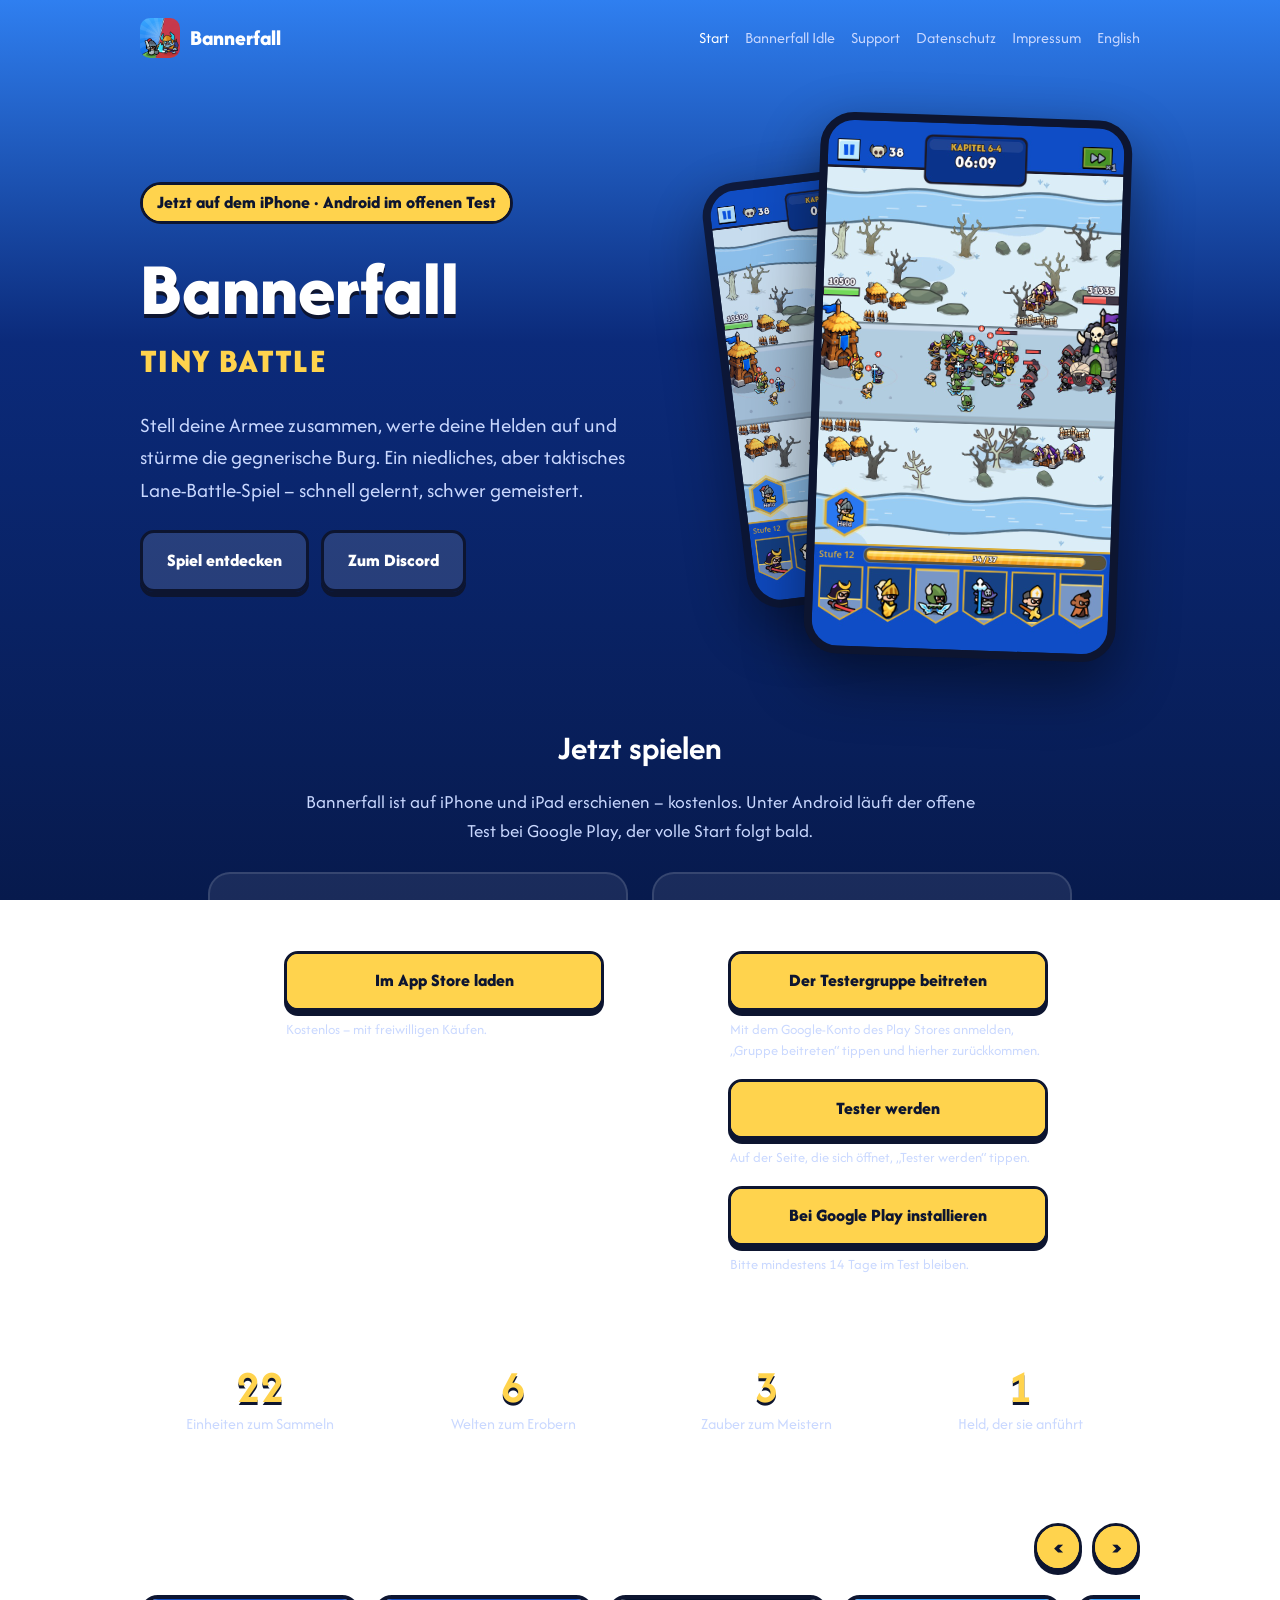
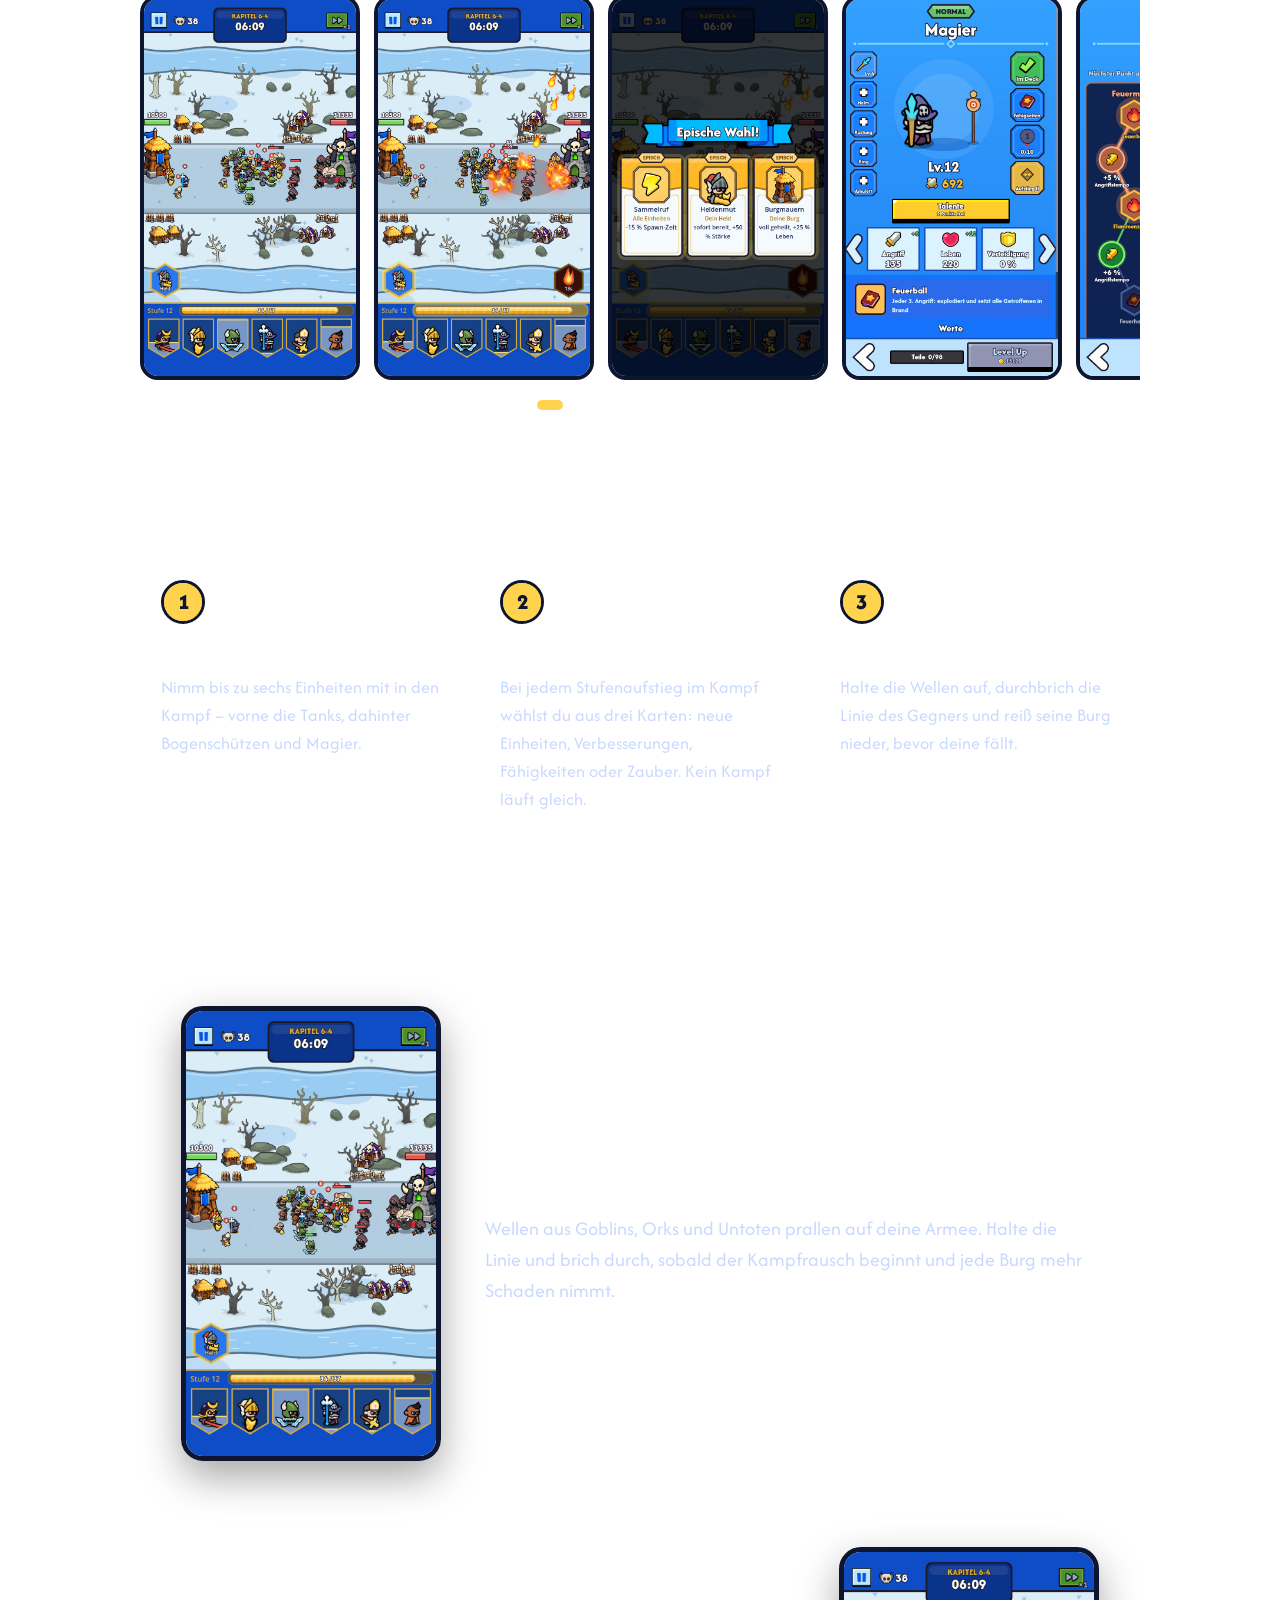
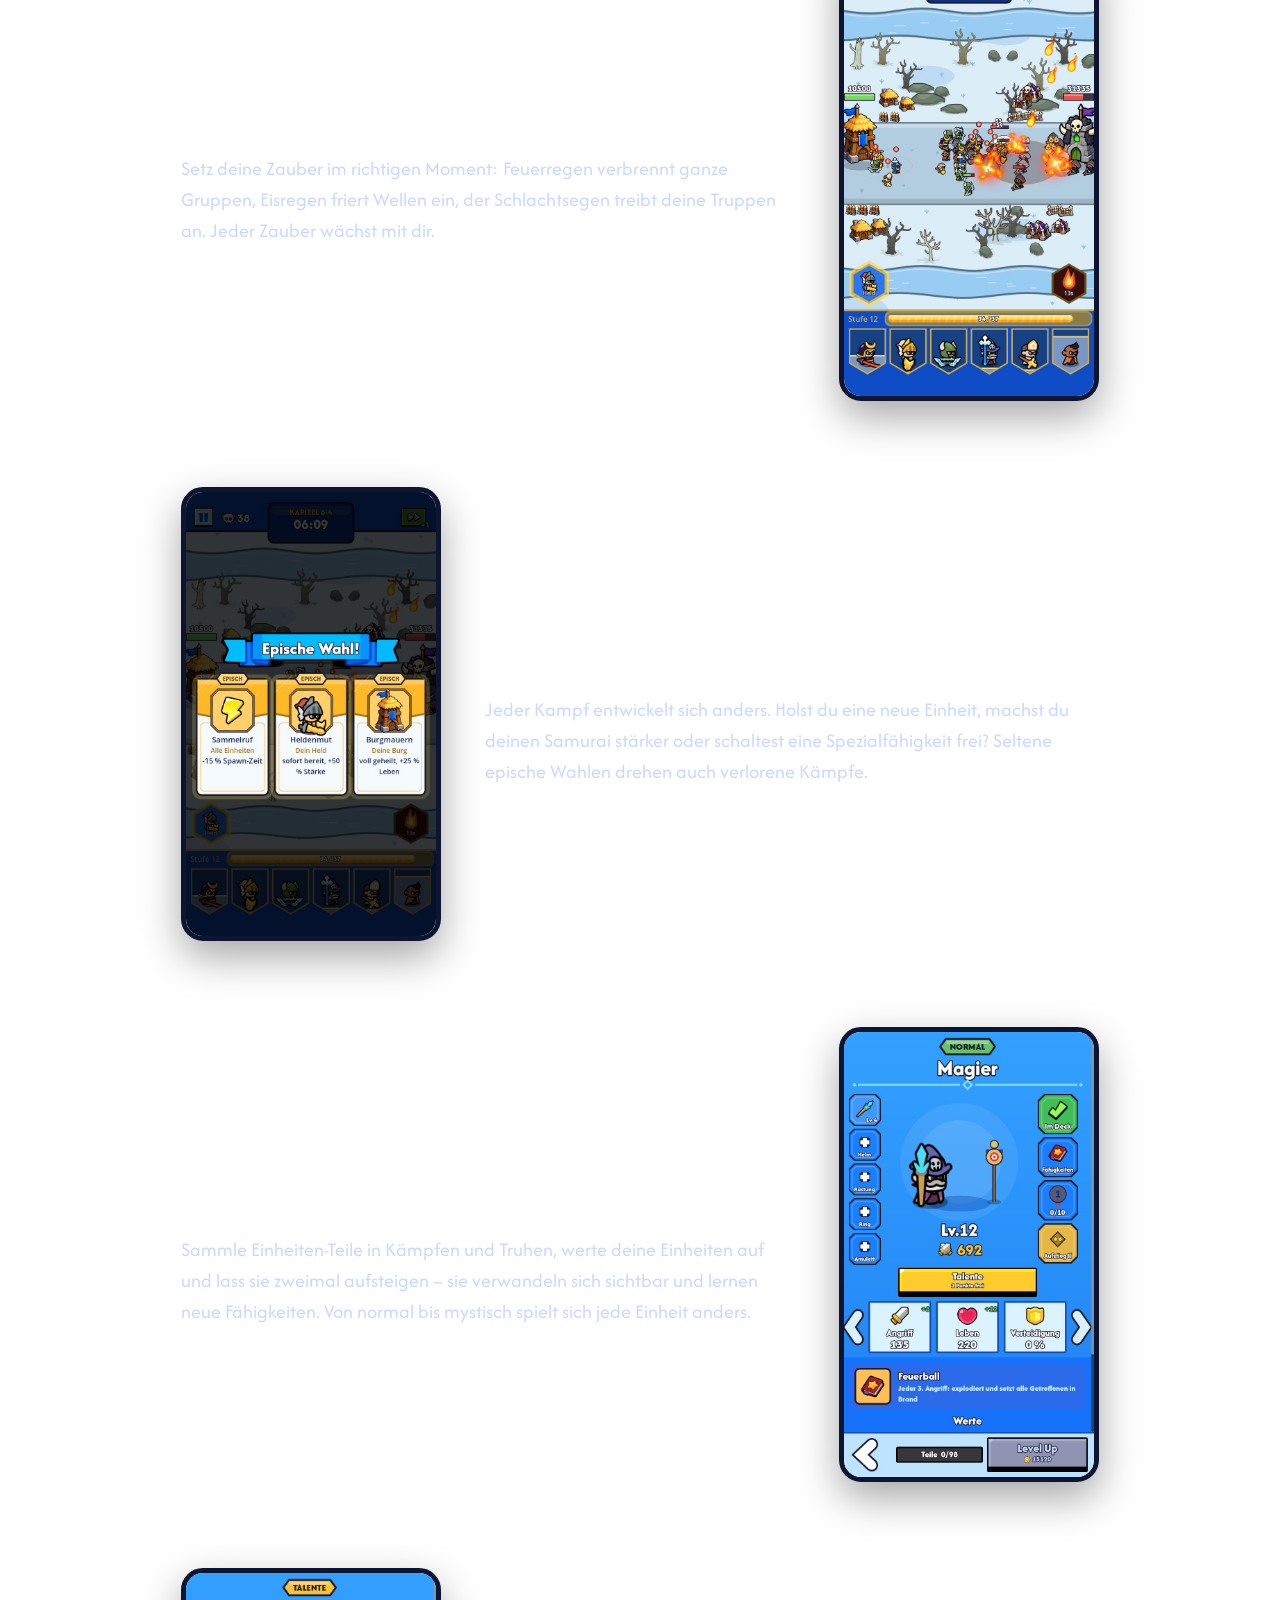
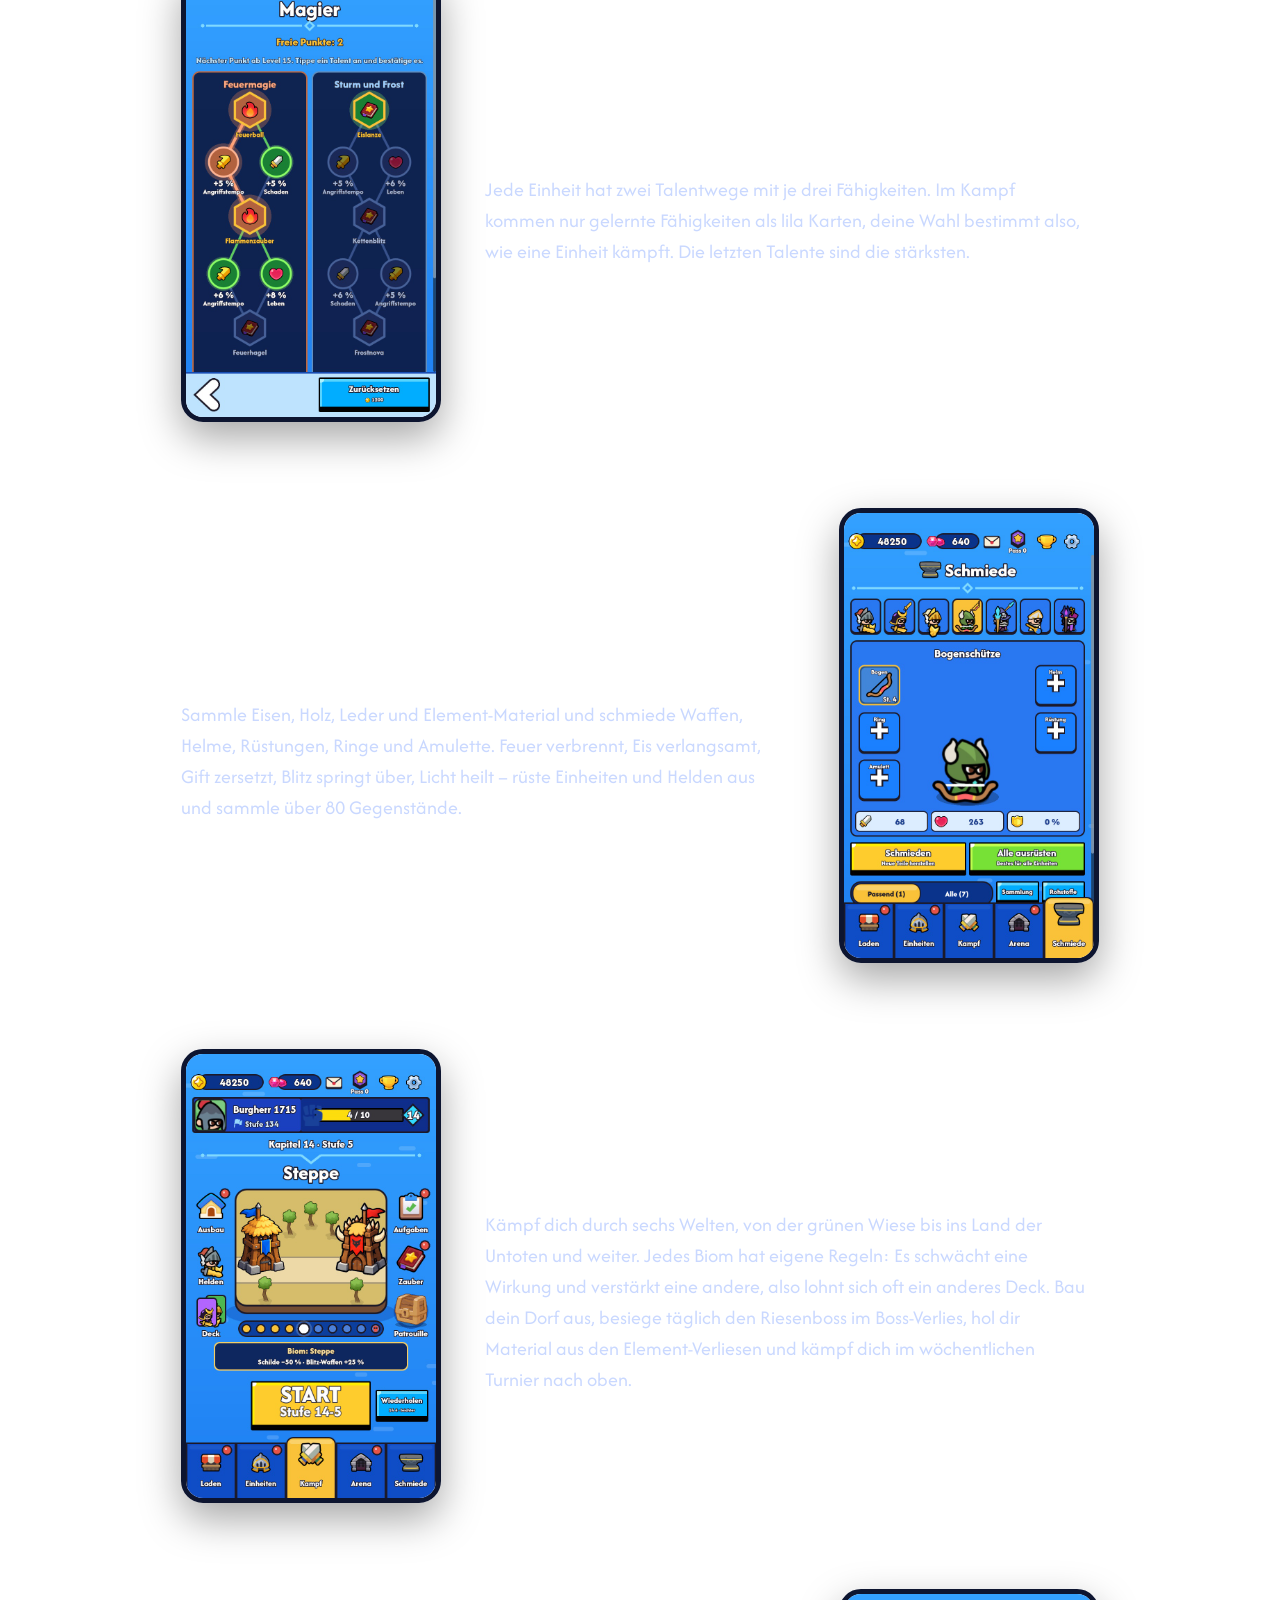
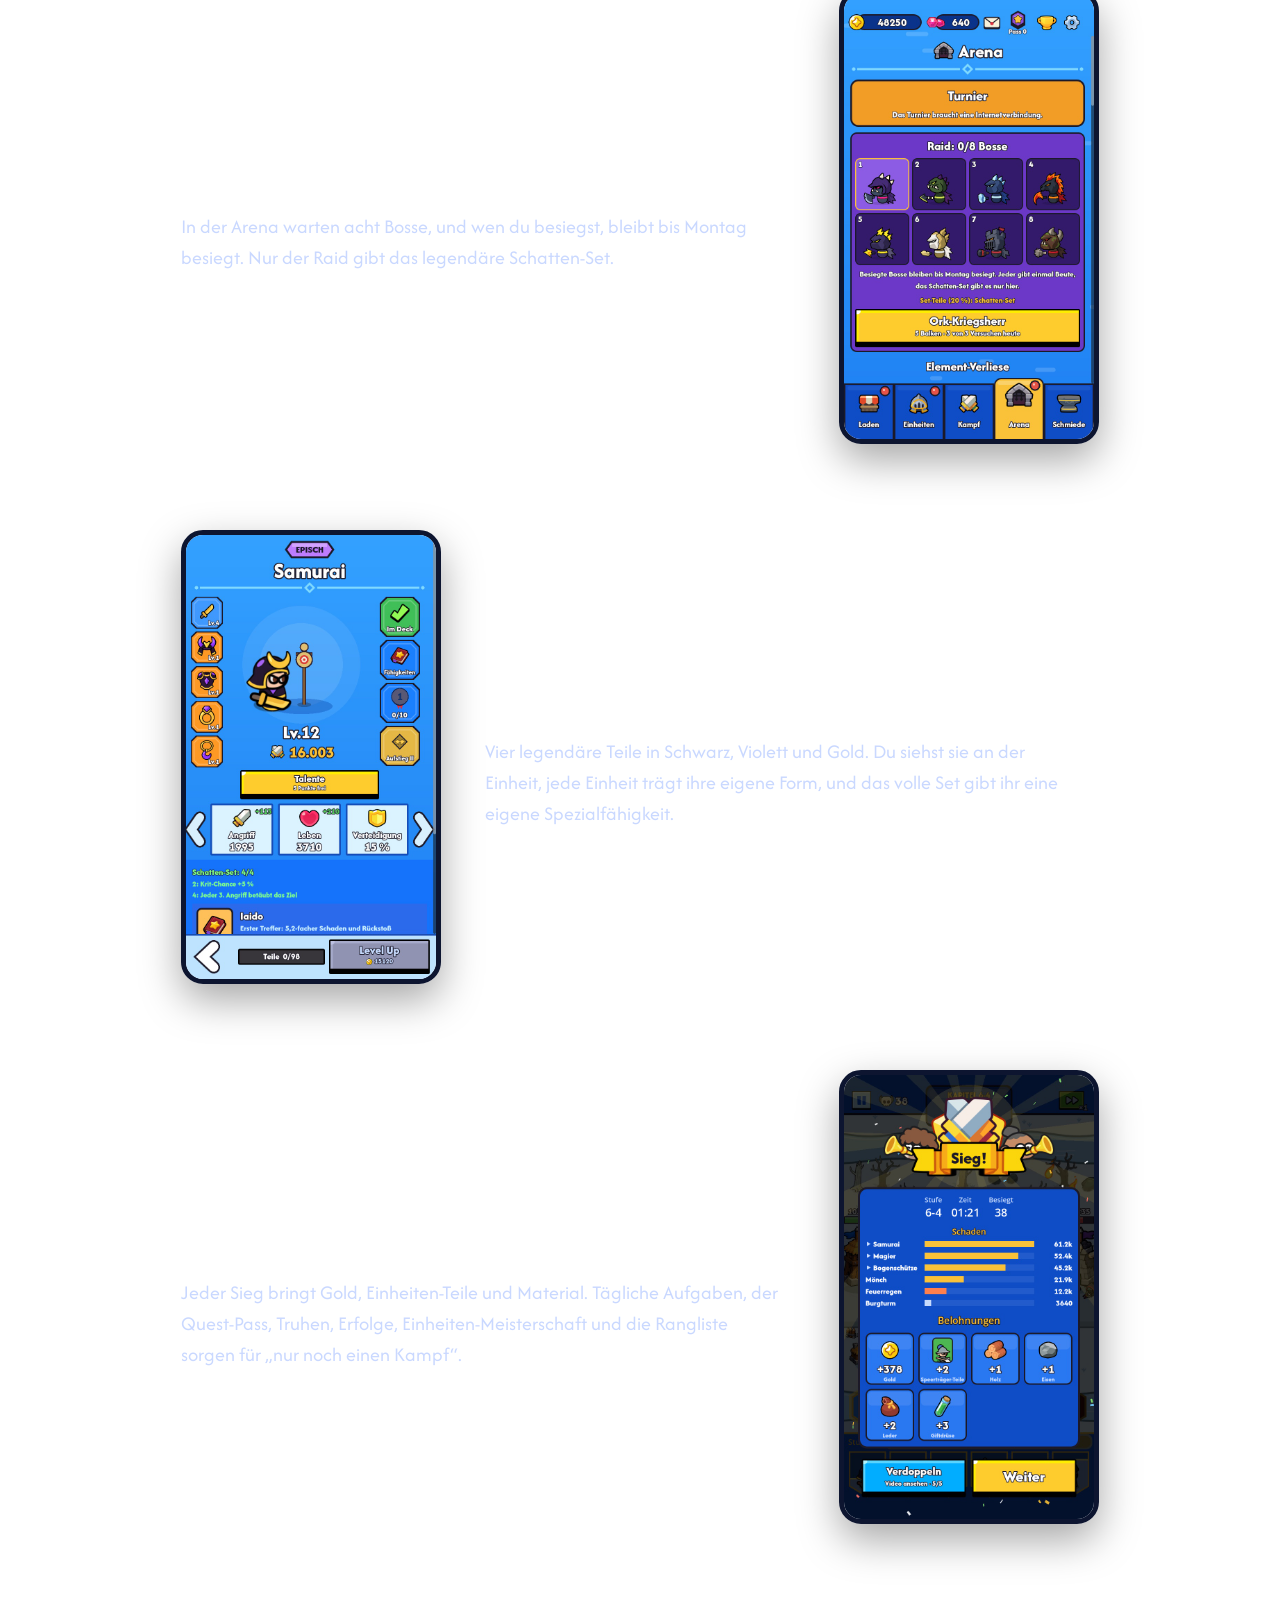
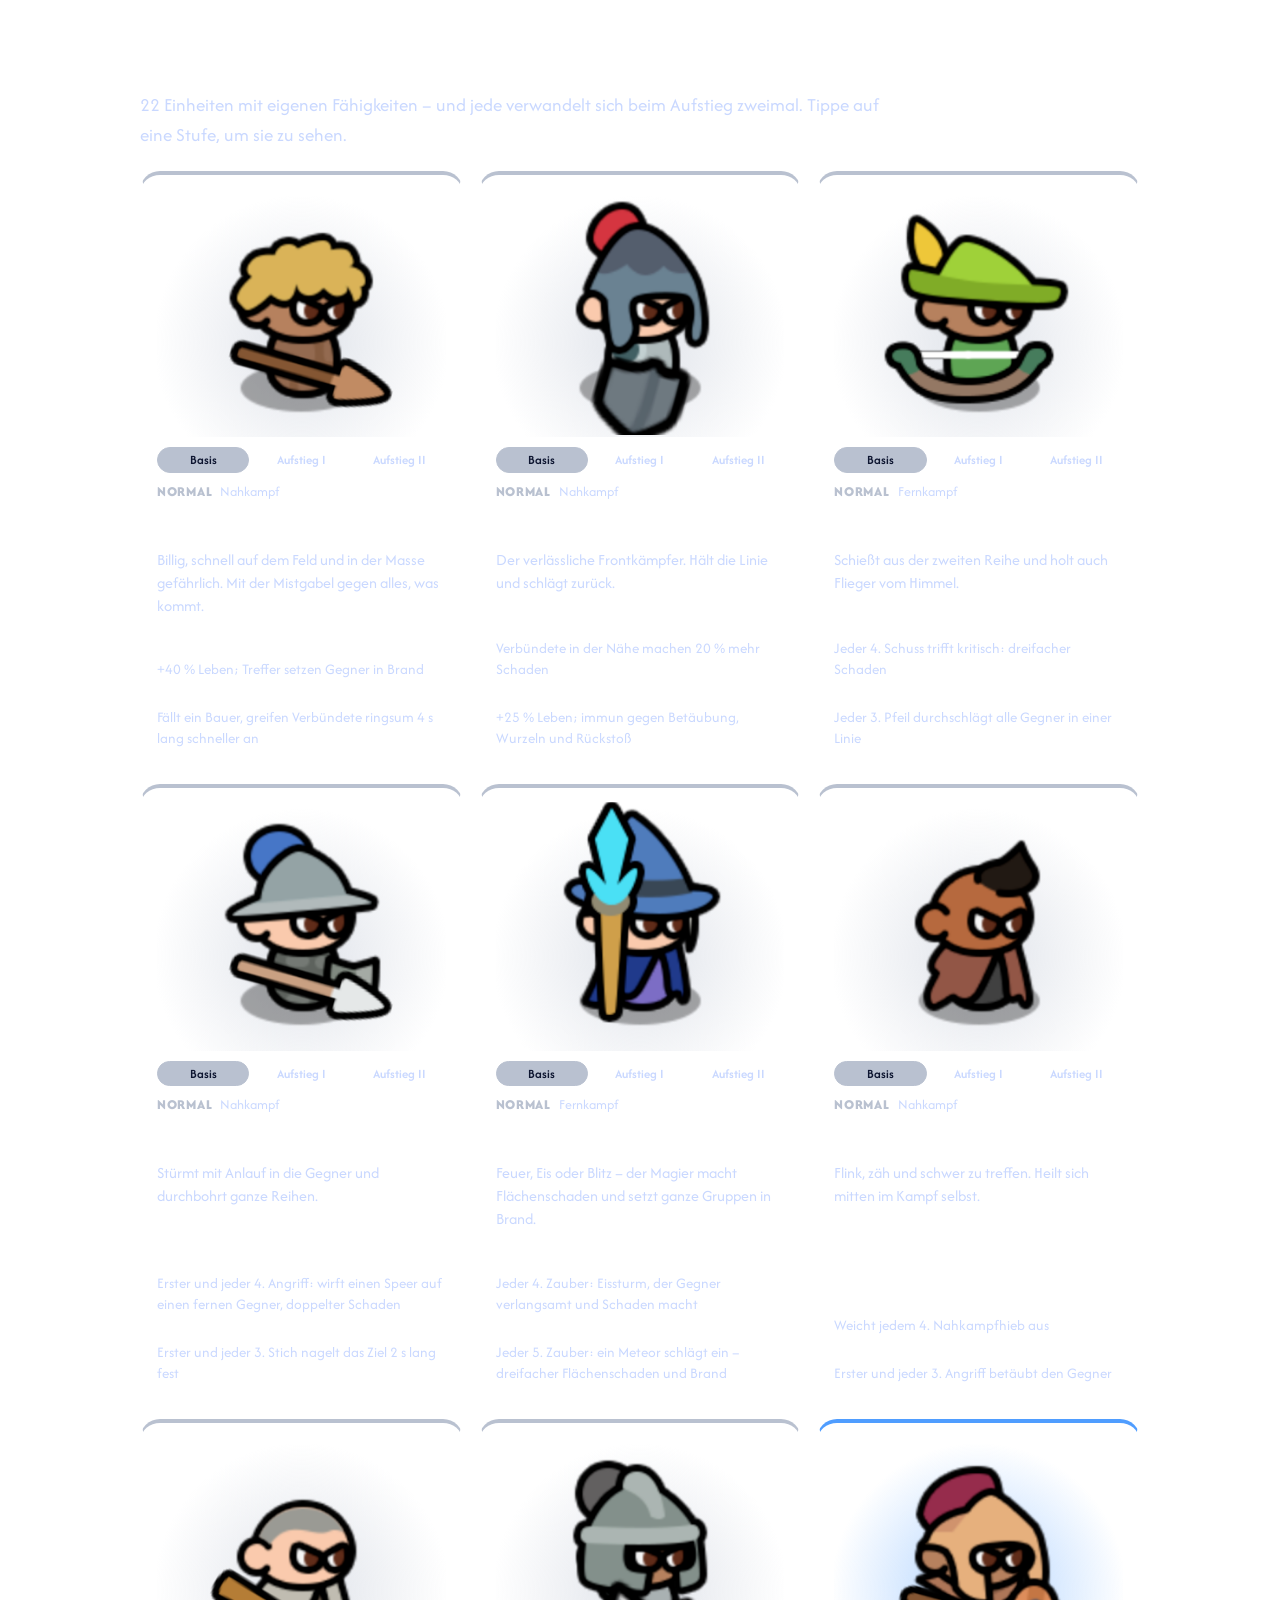
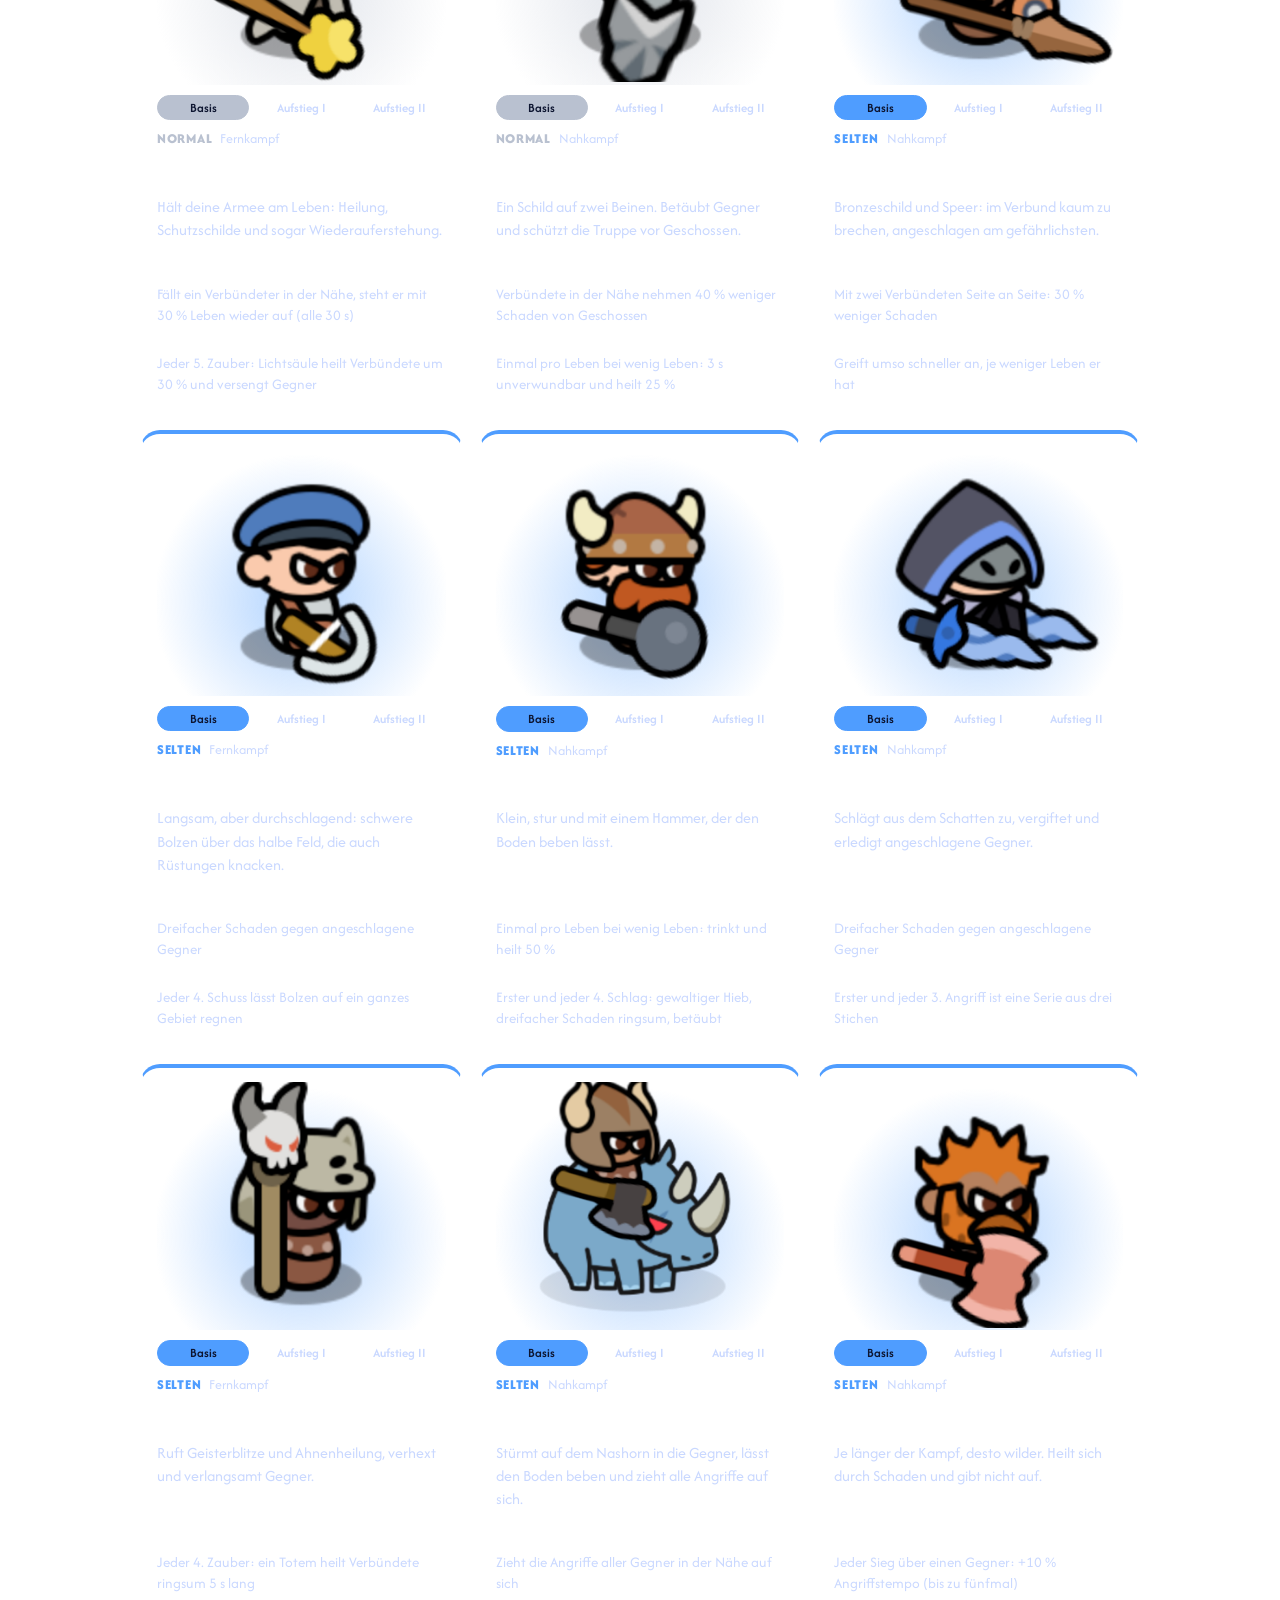
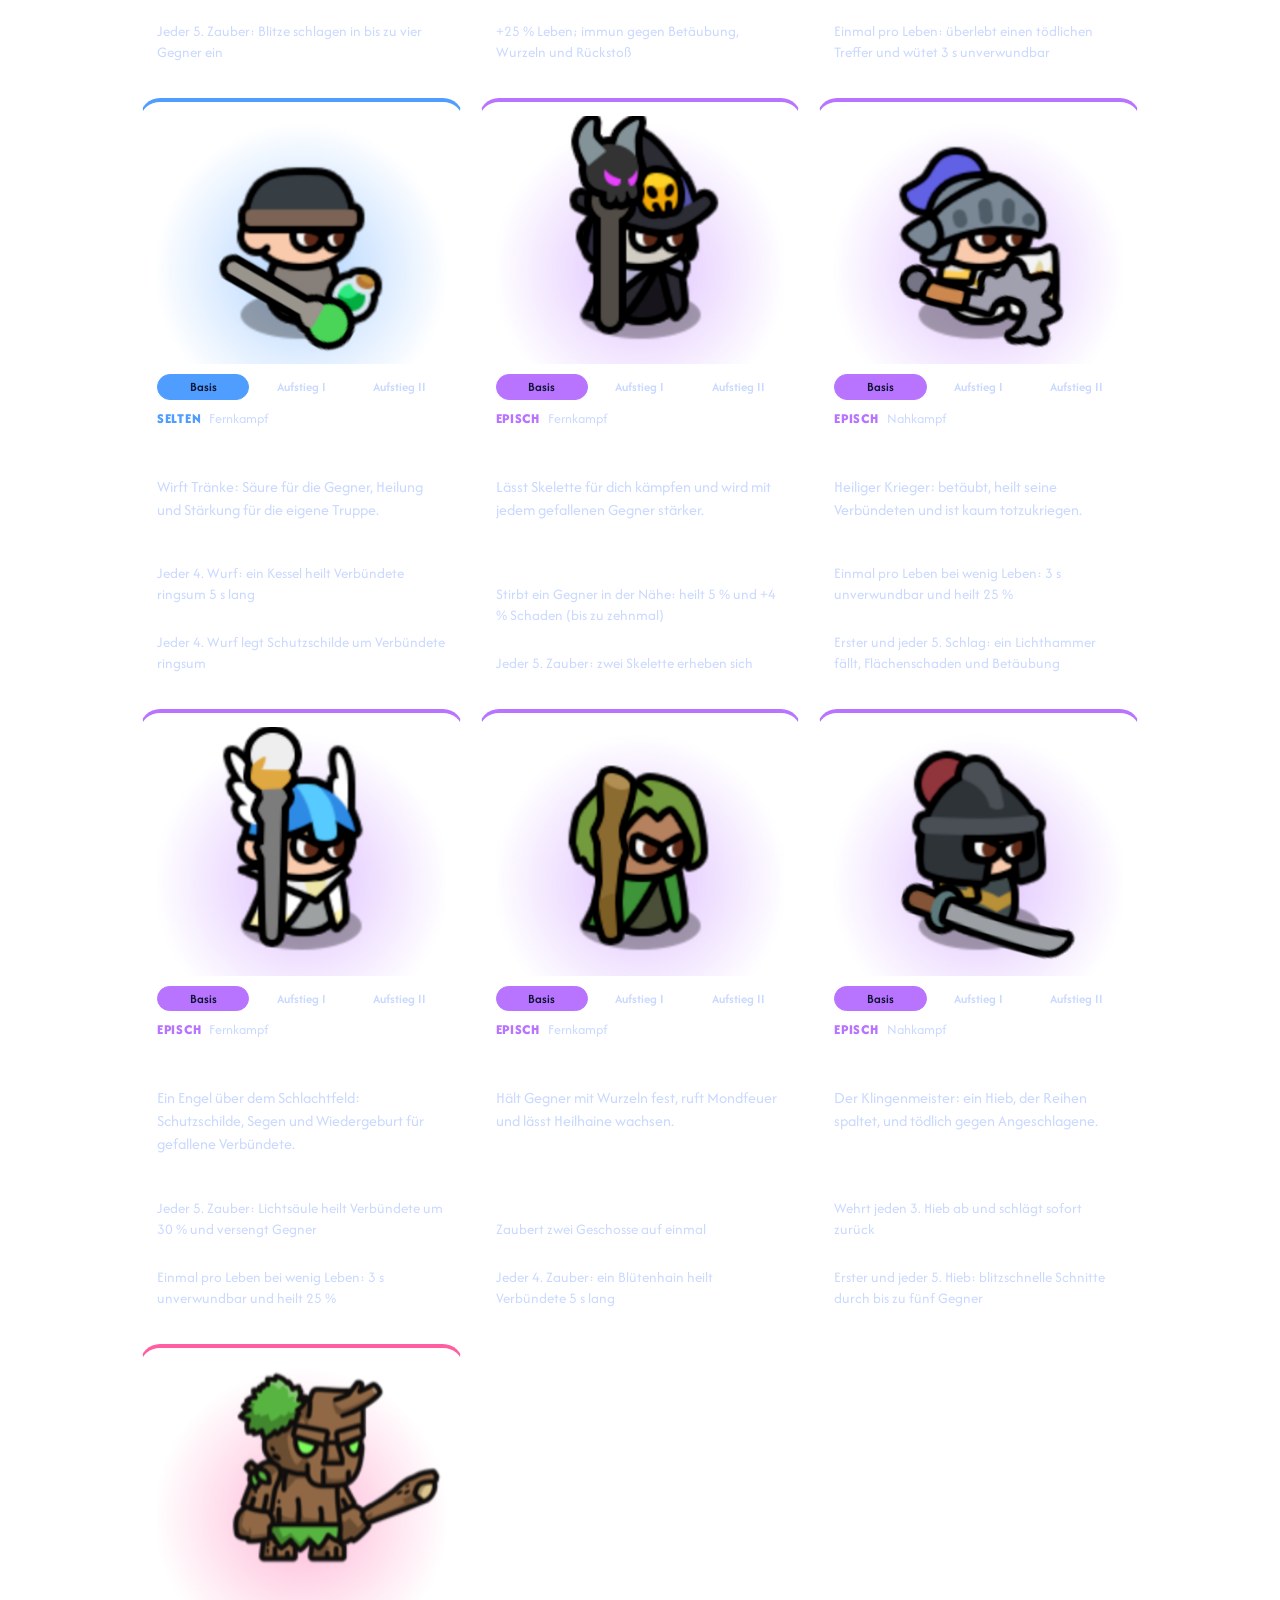
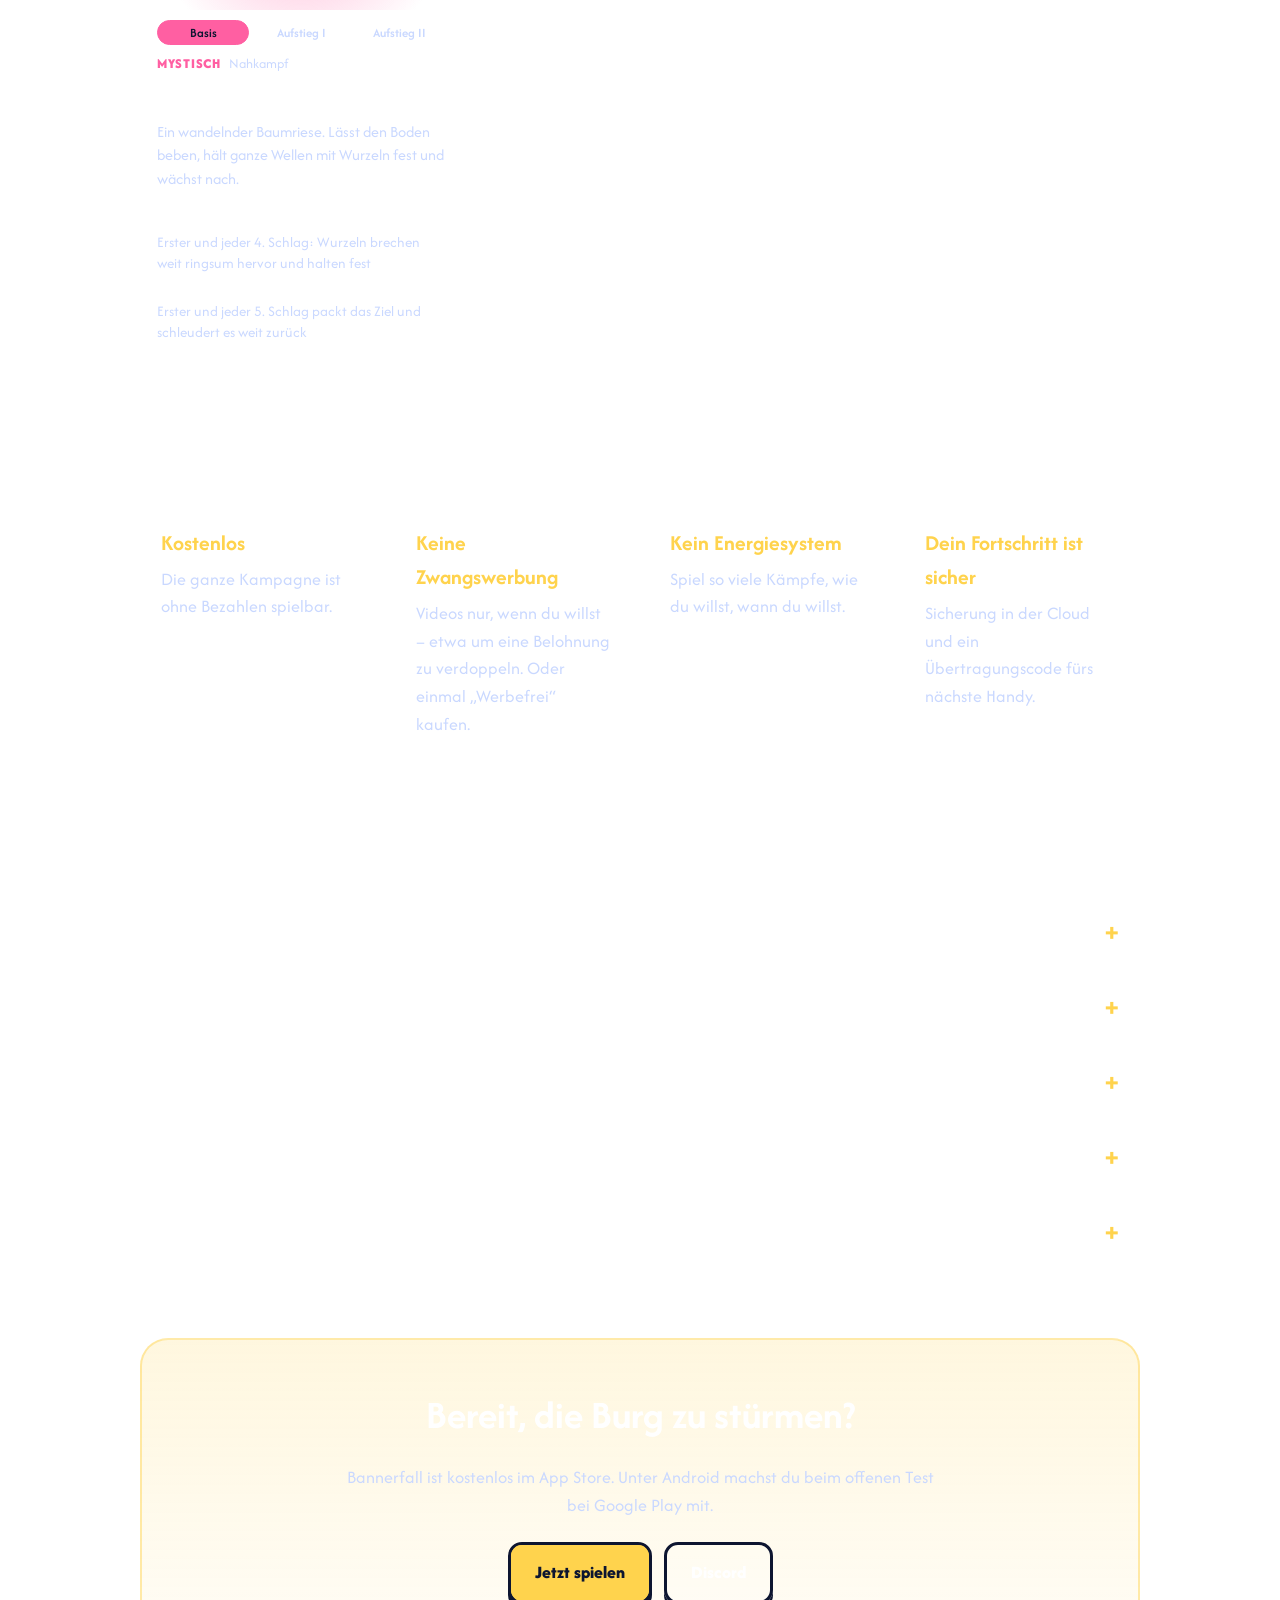
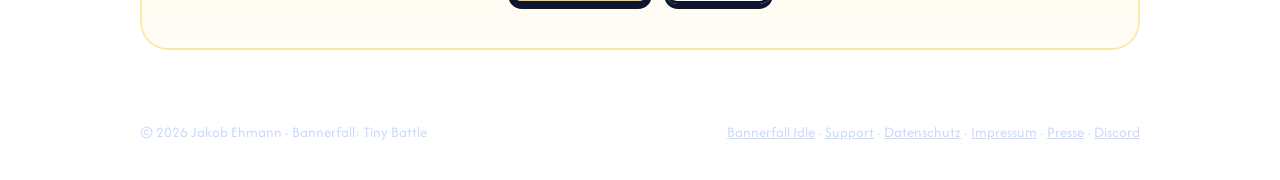
<file: de/index.html>
<!doctype html>
<html lang="de">
<head>
<meta charset="utf-8">
<meta name="viewport" content="width=device-width, initial-scale=1">
<!-- Die Seite ist selbst dunkel gestaltet: Browser sollen sie im Darkmode nicht automatisch umfärben (Samsung Internet, Chrome). -->
<meta name="color-scheme" content="only light">
<meta name="supported-color-schemes" content="light only">
<title>Bannerfall: Tiny Battle</title>
<meta name="description" content="Stell deine Armee zusammen, werte deine Helden auf und stürme die gegnerische Burg. Ein niedliches, aber taktisches Lane-Battle-Spiel – schnell gelernt, schwer gemeistert.">
<link rel="icon" href="../favicon.png">
<link rel="apple-touch-icon" href="../apple-touch-icon.png">
<link rel="preconnect" href="https://fonts.googleapis.com">
<link rel="preconnect" href="https://fonts.gstatic.com" crossorigin>
<link href="https://fonts.googleapis.com/css2?family=Afacad+Flux:wght@400;600;800&display=swap" rel="stylesheet">
<link rel="stylesheet" href="../style.css?v=341d3c25">
</head>
<body>
<div class="wrap">
<header class="top">
<a class="brand" href="index.html"><img src="../img/icon.png" alt="">Bannerfall</a>
<nav><a href="index.html" aria-current="page">Start</a><a href="idle/">Bannerfall Idle</a><a href="support.html">Support</a><a href="datenschutz.html">Datenschutz</a><a href="impressum.html">Impressum</a><a href="../" lang="en">English</a></nav>
</header>

<main>
<section class="hero">
<div>
<span class="tag"><img class="face" src="../img/ui/gold.png" alt="" aria-hidden="true"><span class="ink">Jetzt auf dem iPhone · Android im offenen Test</span></span>
<h1>Bannerfall</h1>
<p class="sub">Tiny Battle</p>
<p class="lead">Stell deine Armee zusammen, werte deine Helden auf und stürme die gegnerische Burg. Ein niedliches, aber taktisches Lane-Battle-Spiel – schnell gelernt, schwer gemeistert.</p>
<div class="cta"><a class="btn ghost" href="#features">Spiel entdecken</a><a class="btn ghost" href="https://discord.gg/FheVjeFyn">Zum Discord</a></div>
</div>
<div class="phones">
<div class="phone back"><img src="../img/de/spell.jpg" alt="" width="720" height="1280"></div>
<div class="phone"><img src="../img/de/battle.jpg" alt="Bannerfall" width="720" height="1280"></div>
</div>
</section>
<section class="beta" id="beta"><h2>Jetzt spielen</h2><p class="section-lead">Bannerfall ist auf iPhone und iPad erschienen – kostenlos. Unter Android läuft der offene Test bei Google Play, der volle Start folgt bald.</p><div class="bcards"><div class="bcard ios"><h3>iPhone & iPad</h3><ol class="asteps"><li><span class="snum">1</span><div><a class="btn gold" href="https://apps.apple.com/app/id6824882107" target="_blank" rel="noopener"><img class="face" src="../img/ui/gold.png" alt="" aria-hidden="true"><span class="ink">Im App Store laden</span></a><p>Kostenlos – mit freiwilligen Käufen.</p></div></li></ol></div><div class="bcard android"><h3>Android</h3><ol class="asteps"><li><span class="snum">1</span><div><a class="btn gold" href="https://groups.google.com/g/bannerfall-tester" target="_blank" rel="noopener"><img class="face" src="../img/ui/gold.png" alt="" aria-hidden="true"><span class="ink">Der Testergruppe beitreten</span></a><p>Mit dem Google-Konto des Play Stores anmelden, „Gruppe beitreten“ tippen und hierher zurückkommen.</p></div></li><li><span class="snum">2</span><div><a class="btn gold" href="https://play.google.com/apps/testing/de.jakobehmann.bannerfall" target="_blank" rel="noopener"><img class="face" src="../img/ui/gold.png" alt="" aria-hidden="true"><span class="ink">Tester werden</span></a><p>Auf der Seite, die sich öffnet, „Tester werden“ tippen.</p></div></li><li><span class="snum">3</span><div><a class="btn gold" href="https://play.google.com/store/apps/details?id=de.jakobehmann.bannerfall" target="_blank" rel="noopener"><img class="face" src="../img/ui/gold.png" alt="" aria-hidden="true"><span class="ink">Bei Google Play installieren</span></a><p>Bitte mindestens 14 Tage im Test bleiben.</p></div></li></ol></div></div></section>
<section class="facts"><div class="fact"><b>22</b><span>Einheiten zum Sammeln</span></div><div class="fact"><b>6</b><span>Welten zum Erobern</span></div><div class="fact"><b>3</b><span>Zauber zum Meistern</span></div><div class="fact"><b>1</b><span>Held, der sie anführt</span></div></section>
<section class="slider"><div class="slider-head"><h2>Bilder aus dem Spiel</h2><div class="arrows"><button type="button" class="arrow" data-dir="-1" aria-label="Zurück"><img class="face" src="../img/ui/gold.png" alt="" aria-hidden="true"><span class="ink">‹</span></button><button type="button" class="arrow" data-dir="1" aria-label="Weiter"><img class="face" src="../img/ui/gold.png" alt="" aria-hidden="true"><span class="ink">›</span></button></div></div><div class="gallery"><img src="../img/de/battle.jpg" alt="Bannerfall" loading="lazy" width="720" height="1280"><img src="../img/de/spell.jpg" alt="Bannerfall" loading="lazy" width="720" height="1280"><img src="../img/de/cards.jpg" alt="Bannerfall" loading="lazy" width="720" height="1280"><img src="../img/de/unit.jpg" alt="Bannerfall" loading="lazy" width="720" height="1280"><img src="../img/de/talents.jpg" alt="Bannerfall" loading="lazy" width="720" height="1280"><img src="../img/de/forge.jpg" alt="Bannerfall" loading="lazy" width="720" height="1280"><img src="../img/de/sets.jpg" alt="Bannerfall" loading="lazy" width="720" height="1280"><img src="../img/de/raid.jpg" alt="Bannerfall" loading="lazy" width="720" height="1280"><img src="../img/de/units.jpg" alt="Bannerfall" loading="lazy" width="720" height="1280"><img src="../img/de/home.jpg" alt="Bannerfall" loading="lazy" width="720" height="1280"><img src="../img/de/victory.jpg" alt="Bannerfall" loading="lazy" width="720" height="1280"></div><div class="dots"><button type="button" class="dot on" aria-label="1"></button><button type="button" class="dot" aria-label="2"></button><button type="button" class="dot" aria-label="3"></button><button type="button" class="dot" aria-label="4"></button><button type="button" class="dot" aria-label="5"></button><button type="button" class="dot" aria-label="6"></button><button type="button" class="dot" aria-label="7"></button><button type="button" class="dot" aria-label="8"></button><button type="button" class="dot" aria-label="9"></button><button type="button" class="dot" aria-label="10"></button><button type="button" class="dot" aria-label="11"></button></div></section>
<section><h2>So läuft ein Kampf</h2><ol class="steps"><li class="step"><span class="num"><img class="face" src="../img/ui/gold.png" alt="" aria-hidden="true"><span class="ink">1</span></span><h3>Deck wählen</h3><p>Nimm bis zu sechs Einheiten mit in den Kampf – vorne die Tanks, dahinter Bogenschützen und Magier.</p></li><li class="step"><span class="num"><img class="face" src="../img/ui/gold.png" alt="" aria-hidden="true"><span class="ink">2</span></span><h3>Karten ziehen</h3><p>Bei jedem Stufenaufstieg im Kampf wählst du aus drei Karten: neue Einheiten, Verbesserungen, Fähigkeiten oder Zauber. Kein Kampf läuft gleich.</p></li><li class="step"><span class="num"><img class="face" src="../img/ui/gold.png" alt="" aria-hidden="true"><span class="ink">3</span></span><h3>Burg stürmen</h3><p>Halte die Wellen auf, durchbrich die Linie des Gegners und reiß seine Burg nieder, bevor deine fällt.</p></li></ol></section>
<section id="features"><h2>Was dich erwartet</h2><div class="rows"><article class="row"><div class="shot"><img src="../img/de/battle.jpg" alt="Schwarm-Schlachten" loading="lazy" width="720" height="1280"></div><div class="copy"><h3>Schwarm-Schlachten</h3><p>Wellen aus Goblins, Orks und Untoten prallen auf deine Armee. Halte die Linie und brich durch, sobald der Kampfrausch beginnt und jede Burg mehr Schaden nimmt.</p></div></article><article class="row flip"><div class="shot"><img src="../img/de/spell.jpg" alt="Feuer vom Himmel" loading="lazy" width="720" height="1280"></div><div class="copy"><h3>Feuer vom Himmel</h3><p>Setz deine Zauber im richtigen Moment: Feuerregen verbrennt ganze Gruppen, Eisregen friert Wellen ein, der Schlachtsegen treibt deine Truppen an. Jeder Zauber wächst mit dir.</p></div></article><article class="row"><div class="shot"><img src="../img/de/cards.jpg" alt="Jede Stufe eine neue Wahl" loading="lazy" width="720" height="1280"></div><div class="copy"><h3>Jede Stufe eine neue Wahl</h3><p>Jeder Kampf entwickelt sich anders. Holst du eine neue Einheit, machst du deinen Samurai stärker oder schaltest eine Spezialfähigkeit frei? Seltene epische Wahlen drehen auch verlorene Kämpfe.</p></div></article><article class="row flip"><div class="shot"><img src="../img/de/unit.jpg" alt="Sammeln, aufwerten, aufsteigen" loading="lazy" width="720" height="1280"></div><div class="copy"><h3>Sammeln, aufwerten, aufsteigen</h3><p>Sammle Einheiten-Teile in Kämpfen und Truhen, werte deine Einheiten auf und lass sie zweimal aufsteigen – sie verwandeln sich sichtbar und lernen neue Fähigkeiten. Von normal bis mystisch spielt sich jede Einheit anders.</p></div></article><article class="row"><div class="shot"><img src="../img/de/talents.jpg" alt="Forme jede Einheit mit Talenten" loading="lazy" width="720" height="1280"></div><div class="copy"><h3>Forme jede Einheit mit Talenten</h3><p>Jede Einheit hat zwei Talentwege mit je drei Fähigkeiten. Im Kampf kommen nur gelernte Fähigkeiten als lila Karten, deine Wahl bestimmt also, wie eine Einheit kämpft. Die letzten Talente sind die stärksten.</p></div></article><article class="row flip"><div class="shot"><img src="../img/de/forge.jpg" alt="Schmiede deine Ausrüstung" loading="lazy" width="720" height="1280"></div><div class="copy"><h3>Schmiede deine Ausrüstung</h3><p>Sammle Eisen, Holz, Leder und Element-Material und schmiede Waffen, Helme, Rüstungen, Ringe und Amulette. Feuer verbrennt, Eis verlangsamt, Gift zersetzt, Blitz springt über, Licht heilt – rüste Einheiten und Helden aus und sammle über 80 Gegenstände.</p></div></article><article class="row"><div class="shot"><img src="../img/de/home.jpg" alt="Eine lange Kampagne" loading="lazy" width="720" height="1280"></div><div class="copy"><h3>Eine lange Kampagne</h3><p>Kämpf dich durch sechs Welten, von der grünen Wiese bis ins Land der Untoten und weiter. Jedes Biom hat eigene Regeln: Es schwächt eine Wirkung und verstärkt eine andere, also lohnt sich oft ein anderes Deck. Bau dein Dorf aus, besiege täglich den Riesenboss im Boss-Verlies, hol dir Material aus den Element-Verliesen und kämpf dich im wöchentlichen Turnier nach oben.</p></div></article><article class="row flip"><div class="shot"><img src="../img/de/raid.jpg" alt="Der große Raid" loading="lazy" width="720" height="1280"></div><div class="copy"><h3>Der große Raid</h3><p>In der Arena warten acht Bosse, und wen du besiegst, bleibt bis Montag besiegt. Nur der Raid gibt das legendäre Schatten-Set.</p></div></article><article class="row"><div class="shot"><img src="../img/de/sets.jpg" alt="Das Schatten-Set" loading="lazy" width="720" height="1280"></div><div class="copy"><h3>Das Schatten-Set</h3><p>Vier legendäre Teile in Schwarz, Violett und Gold. Du siehst sie an der Einheit, jede Einheit trägt ihre eigene Form, und das volle Set gibt ihr eine eigene Spezialfähigkeit.</p></div></article><article class="row flip"><div class="shot"><img src="../img/de/victory.jpg" alt="Belohnungen, die zählen" loading="lazy" width="720" height="1280"></div><div class="copy"><h3>Belohnungen, die zählen</h3><p>Jeder Sieg bringt Gold, Einheiten-Teile und Material. Tägliche Aufgaben, der Quest-Pass, Truhen, Erfolge, Einheiten-Meisterschaft und die Rangliste sorgen für „nur noch einen Kampf“.</p></div></article></div></section>
<section id="units"><h2>Deine Armee</h2><p class="section-lead">22 Einheiten mit eigenen Fähigkeiten – und jede verwandelt sich beim Aufstieg zweimal. Tippe auf eine Stufe, um sie zu sehen.</p><div class="units"><article class="unit r0"><div class="pic"><img src="../img/units/peasant_0.png" alt="Bauer" loading="lazy" width="360" height="360"></div><div class="forms"><button type="button" class="form on" data-src="../img/units/peasant_0.png" aria-pressed="true">Basis</button><button type="button" class="form" data-src="../img/units/peasant_1.png" aria-pressed="false"><span class="long">Aufstieg </span>I</button><button type="button" class="form" data-src="../img/units/peasant_2.png" aria-pressed="false"><span class="long">Aufstieg </span>II</button></div><div class="meta"><span class="rar">Normal</span><span class="kind">Nahkampf</span></div><h3>Bauer</h3><p>Billig, schnell auf dem Feld und in der Masse gefährlich. Mit der Mistgabel gegen alles, was kommt.</p><ul><li><b>Zähe Bauern</b> <span>+40 % Leben; Treffer setzen Gegner in Brand</span></li><li><b>Bauernaufstand</b> <span>Fällt ein Bauer, greifen Verbündete ringsum 4 s lang schneller an</span></li></ul></article><article class="unit r0"><div class="pic"><img src="../img/units/knight_0.png" alt="Ritter" loading="lazy" width="360" height="360"></div><div class="forms"><button type="button" class="form on" data-src="../img/units/knight_0.png" aria-pressed="true">Basis</button><button type="button" class="form" data-src="../img/units/knight_1.png" aria-pressed="false"><span class="long">Aufstieg </span>I</button><button type="button" class="form" data-src="../img/units/knight_2.png" aria-pressed="false"><span class="long">Aufstieg </span>II</button></div><div class="meta"><span class="rar">Normal</span><span class="kind">Nahkampf</span></div><h3>Ritter</h3><p>Der verlässliche Frontkämpfer. Hält die Linie und schlägt zurück.</p><ul><li><b>Kriegsbanner</b> <span>Verbündete in der Nähe machen 20 % mehr Schaden</span></li><li><b>Unbeugsam</b> <span>+25 % Leben; immun gegen Betäubung, Wurzeln und Rückstoß</span></li></ul></article><article class="unit r0"><div class="pic"><img src="../img/units/archer_0.png" alt="Bogenschütze" loading="lazy" width="360" height="360"></div><div class="forms"><button type="button" class="form on" data-src="../img/units/archer_0.png" aria-pressed="true">Basis</button><button type="button" class="form" data-src="../img/units/archer_1.png" aria-pressed="false"><span class="long">Aufstieg </span>I</button><button type="button" class="form" data-src="../img/units/archer_2.png" aria-pressed="false"><span class="long">Aufstieg </span>II</button></div><div class="meta"><span class="rar">Normal</span><span class="kind">Fernkampf</span></div><h3>Bogenschütze</h3><p>Schießt aus der zweiten Reihe und holt auch Flieger vom Himmel.</p><ul><li><b>Meisterschuss</b> <span>Jeder 4. Schuss trifft kritisch: dreifacher Schaden</span></li><li><b>Durchschuss</b> <span>Jeder 3. Pfeil durchschlägt alle Gegner in einer Linie</span></li></ul></article><article class="unit r0"><div class="pic"><img src="../img/units/spearman_0.png" alt="Speerträger" loading="lazy" width="360" height="360"></div><div class="forms"><button type="button" class="form on" data-src="../img/units/spearman_0.png" aria-pressed="true">Basis</button><button type="button" class="form" data-src="../img/units/spearman_1.png" aria-pressed="false"><span class="long">Aufstieg </span>I</button><button type="button" class="form" data-src="../img/units/spearman_2.png" aria-pressed="false"><span class="long">Aufstieg </span>II</button></div><div class="meta"><span class="rar">Normal</span><span class="kind">Nahkampf</span></div><h3>Speerträger</h3><p>Stürmt mit Anlauf in die Gegner und durchbohrt ganze Reihen.</p><ul><li><b>Speerwurf</b> <span>Erster und jeder 4. Angriff: wirft einen Speer auf einen fernen Gegner, doppelter Schaden</span></li><li><b>Festnageln</b> <span>Erster und jeder 3. Stich nagelt das Ziel 2 s lang fest</span></li></ul></article><article class="unit r0"><div class="pic"><img src="../img/units/mage_0.png" alt="Magier" loading="lazy" width="360" height="360"></div><div class="forms"><button type="button" class="form on" data-src="../img/units/mage_0.png" aria-pressed="true">Basis</button><button type="button" class="form" data-src="../img/units/mage_1.png" aria-pressed="false"><span class="long">Aufstieg </span>I</button><button type="button" class="form" data-src="../img/units/mage_2.png" aria-pressed="false"><span class="long">Aufstieg </span>II</button></div><div class="meta"><span class="rar">Normal</span><span class="kind">Fernkampf</span></div><h3>Magier</h3><p>Feuer, Eis oder Blitz – der Magier macht Flächenschaden und setzt ganze Gruppen in Brand.</p><ul><li><b>Blizzard</b> <span>Jeder 4. Zauber: Eissturm, der Gegner verlangsamt und Schaden macht</span></li><li><b>Meteor</b> <span>Jeder 5. Zauber: ein Meteor schlägt ein – dreifacher Flächenschaden und Brand</span></li></ul></article><article class="unit r0"><div class="pic"><img src="../img/units/monk_0.png" alt="Mönch" loading="lazy" width="360" height="360"></div><div class="forms"><button type="button" class="form on" data-src="../img/units/monk_0.png" aria-pressed="true">Basis</button><button type="button" class="form" data-src="../img/units/monk_1.png" aria-pressed="false"><span class="long">Aufstieg </span>I</button><button type="button" class="form" data-src="../img/units/monk_2.png" aria-pressed="false"><span class="long">Aufstieg </span>II</button></div><div class="meta"><span class="rar">Normal</span><span class="kind">Nahkampf</span></div><h3>Mönch</h3><p>Flink, zäh und schwer zu treffen. Heilt sich mitten im Kampf selbst.</p><ul><li><b>Ausweichen</b> <span>Weicht jedem 4. Nahkampfhieb aus</span></li><li><b>Bebende Handfläche</b> <span>Erster und jeder 3. Angriff betäubt den Gegner</span></li></ul></article><article class="unit r0"><div class="pic"><img src="../img/units/priest_0.png" alt="Priester" loading="lazy" width="360" height="360"></div><div class="forms"><button type="button" class="form on" data-src="../img/units/priest_0.png" aria-pressed="true">Basis</button><button type="button" class="form" data-src="../img/units/priest_1.png" aria-pressed="false"><span class="long">Aufstieg </span>I</button><button type="button" class="form" data-src="../img/units/priest_2.png" aria-pressed="false"><span class="long">Aufstieg </span>II</button></div><div class="meta"><span class="rar">Normal</span><span class="kind">Fernkampf</span></div><h3>Priester</h3><p>Hält deine Armee am Leben: Heilung, Schutzschilde und sogar Wiederauferstehung.</p><ul><li><b>Wiederauferstehung</b> <span>Fällt ein Verbündeter in der Nähe, steht er mit 30 % Leben wieder auf (alle 30 s)</span></li><li><b>Göttliches Licht</b> <span>Jeder 5. Zauber: Lichtsäule heilt Verbündete um 30 % und versengt Gegner</span></li></ul></article><article class="unit r0"><div class="pic"><img src="../img/units/templar_0.png" alt="Grenzwächter" loading="lazy" width="360" height="360"></div><div class="forms"><button type="button" class="form on" data-src="../img/units/templar_0.png" aria-pressed="true">Basis</button><button type="button" class="form" data-src="../img/units/templar_1.png" aria-pressed="false"><span class="long">Aufstieg </span>I</button><button type="button" class="form" data-src="../img/units/templar_2.png" aria-pressed="false"><span class="long">Aufstieg </span>II</button></div><div class="meta"><span class="rar">Normal</span><span class="kind">Nahkampf</span></div><h3>Grenzwächter</h3><p>Ein Schild auf zwei Beinen. Betäubt Gegner und schützt die Truppe vor Geschossen.</p><ul><li><b>Schildmauer</b> <span>Verbündete in der Nähe nehmen 40 % weniger Schaden von Geschossen</span></li><li><b>Letzte Bastion</b> <span>Einmal pro Leben bei wenig Leben: 3 s unverwundbar und heilt 25 %</span></li></ul></article><article class="unit r1"><div class="pic"><img src="../img/units/hoplite_0.png" alt="Hoplit" loading="lazy" width="360" height="360"></div><div class="forms"><button type="button" class="form on" data-src="../img/units/hoplite_0.png" aria-pressed="true">Basis</button><button type="button" class="form" data-src="../img/units/hoplite_1.png" aria-pressed="false"><span class="long">Aufstieg </span>I</button><button type="button" class="form" data-src="../img/units/hoplite_2.png" aria-pressed="false"><span class="long">Aufstieg </span>II</button></div><div class="meta"><span class="rar">Selten</span><span class="kind">Nahkampf</span></div><h3>Hoplit</h3><p>Bronzeschild und Speer: im Verbund kaum zu brechen, angeschlagen am gefährlichsten.</p><ul><li><b>Phalanx</b> <span>Mit zwei Verbündeten Seite an Seite: 30 % weniger Schaden</span></li><li><b>Spartanischer Zorn</b> <span>Greift umso schneller an, je weniger Leben er hat</span></li></ul></article><article class="unit r1"><div class="pic"><img src="../img/units/crossbow_0.png" alt="Armbrustschütze" loading="lazy" width="360" height="360"></div><div class="forms"><button type="button" class="form on" data-src="../img/units/crossbow_0.png" aria-pressed="true">Basis</button><button type="button" class="form" data-src="../img/units/crossbow_1.png" aria-pressed="false"><span class="long">Aufstieg </span>I</button><button type="button" class="form" data-src="../img/units/crossbow_2.png" aria-pressed="false"><span class="long">Aufstieg </span>II</button></div><div class="meta"><span class="rar">Selten</span><span class="kind">Fernkampf</span></div><h3>Armbrustschütze</h3><p>Langsam, aber durchschlagend: schwere Bolzen über das halbe Feld, die auch Rüstungen knacken.</p><ul><li><b>Gnadenschuss</b> <span>Dreifacher Schaden gegen angeschlagene Gegner</span></li><li><b>Bolzenhagel</b> <span>Jeder 4. Schuss lässt Bolzen auf ein ganzes Gebiet regnen</span></li></ul></article><article class="unit r1"><div class="pic"><img src="../img/units/dwarf_0.png" alt="Zwerg" loading="lazy" width="360" height="360"></div><div class="forms"><button type="button" class="form on" data-src="../img/units/dwarf_0.png" aria-pressed="true">Basis</button><button type="button" class="form" data-src="../img/units/dwarf_1.png" aria-pressed="false"><span class="long">Aufstieg </span>I</button><button type="button" class="form" data-src="../img/units/dwarf_2.png" aria-pressed="false"><span class="long">Aufstieg </span>II</button></div><div class="meta"><span class="rar">Selten</span><span class="kind">Nahkampf</span></div><h3>Zwerg</h3><p>Klein, stur und mit einem Hammer, der den Boden beben lässt.</p><ul><li><b>Zwergenbräu</b> <span>Einmal pro Leben bei wenig Leben: trinkt und heilt 50 %</span></li><li><b>Ambossschlag</b> <span>Erster und jeder 4. Schlag: gewaltiger Hieb, dreifacher Schaden ringsum, betäubt</span></li></ul></article><article class="unit r1"><div class="pic"><img src="../img/units/assassin_0.png" alt="Assassine" loading="lazy" width="360" height="360"></div><div class="forms"><button type="button" class="form on" data-src="../img/units/assassin_0.png" aria-pressed="true">Basis</button><button type="button" class="form" data-src="../img/units/assassin_1.png" aria-pressed="false"><span class="long">Aufstieg </span>I</button><button type="button" class="form" data-src="../img/units/assassin_2.png" aria-pressed="false"><span class="long">Aufstieg </span>II</button></div><div class="meta"><span class="rar">Selten</span><span class="kind">Nahkampf</span></div><h3>Assassine</h3><p>Schlägt aus dem Schatten zu, vergiftet und erledigt angeschlagene Gegner.</p><ul><li><b>Todesstoß</b> <span>Dreifacher Schaden gegen angeschlagene Gegner</span></li><li><b>Klingentanz</b> <span>Erster und jeder 3. Angriff ist eine Serie aus drei Stichen</span></li></ul></article><article class="unit r1"><div class="pic"><img src="../img/units/shaman_0.png" alt="Schamane" loading="lazy" width="360" height="360"></div><div class="forms"><button type="button" class="form on" data-src="../img/units/shaman_0.png" aria-pressed="true">Basis</button><button type="button" class="form" data-src="../img/units/shaman_1.png" aria-pressed="false"><span class="long">Aufstieg </span>I</button><button type="button" class="form" data-src="../img/units/shaman_2.png" aria-pressed="false"><span class="long">Aufstieg </span>II</button></div><div class="meta"><span class="rar">Selten</span><span class="kind">Fernkampf</span></div><h3>Schamane</h3><p>Ruft Geisterblitze und Ahnenheilung, verhext und verlangsamt Gegner.</p><ul><li><b>Heiltotem</b> <span>Jeder 4. Zauber: ein Totem heilt Verbündete ringsum 5 s lang</span></li><li><b>Gewittersturm</b> <span>Jeder 5. Zauber: Blitze schlagen in bis zu vier Gegner ein</span></li></ul></article><article class="unit r1"><div class="pic"><img src="../img/units/boar_rider_0.png" alt="Nashornreiter" loading="lazy" width="360" height="360"></div><div class="forms"><button type="button" class="form on" data-src="../img/units/boar_rider_0.png" aria-pressed="true">Basis</button><button type="button" class="form" data-src="../img/units/boar_rider_1.png" aria-pressed="false"><span class="long">Aufstieg </span>I</button><button type="button" class="form" data-src="../img/units/boar_rider_2.png" aria-pressed="false"><span class="long">Aufstieg </span>II</button></div><div class="meta"><span class="rar">Selten</span><span class="kind">Nahkampf</span></div><h3>Nashornreiter</h3><p>Stürmt auf dem Nashorn in die Gegner, lässt den Boden beben und zieht alle Angriffe auf sich.</p><ul><li><b>Herausforderung</b> <span>Zieht die Angriffe aller Gegner in der Nähe auf sich</span></li><li><b>Unaufhaltsam</b> <span>+25 % Leben; immun gegen Betäubung, Wurzeln und Rückstoß</span></li></ul></article><article class="unit r1"><div class="pic"><img src="../img/units/berserker_0.png" alt="Berserker" loading="lazy" width="360" height="360"></div><div class="forms"><button type="button" class="form on" data-src="../img/units/berserker_0.png" aria-pressed="true">Basis</button><button type="button" class="form" data-src="../img/units/berserker_1.png" aria-pressed="false"><span class="long">Aufstieg </span>I</button><button type="button" class="form" data-src="../img/units/berserker_2.png" aria-pressed="false"><span class="long">Aufstieg </span>II</button></div><div class="meta"><span class="rar">Selten</span><span class="kind">Nahkampf</span></div><h3>Berserker</h3><p>Je länger der Kampf, desto wilder. Heilt sich durch Schaden und gibt nicht auf.</p><ul><li><b>Blutrausch</b> <span>Jeder Sieg über einen Gegner: +10 % Angriffstempo (bis zu fünfmal)</span></li><li><b>Unsterbliche Wut</b> <span>Einmal pro Leben: überlebt einen tödlichen Treffer und wütet 3 s unverwundbar</span></li></ul></article><article class="unit r1"><div class="pic"><img src="../img/units/alchemist_0.png" alt="Alchemist" loading="lazy" width="360" height="360"></div><div class="forms"><button type="button" class="form on" data-src="../img/units/alchemist_0.png" aria-pressed="true">Basis</button><button type="button" class="form" data-src="../img/units/alchemist_1.png" aria-pressed="false"><span class="long">Aufstieg </span>I</button><button type="button" class="form" data-src="../img/units/alchemist_2.png" aria-pressed="false"><span class="long">Aufstieg </span>II</button></div><div class="meta"><span class="rar">Selten</span><span class="kind">Fernkampf</span></div><h3>Alchemist</h3><p>Wirft Tränke: Säure für die Gegner, Heilung und Stärkung für die eigene Truppe.</p><ul><li><b>Heilkessel</b> <span>Jeder 4. Wurf: ein Kessel heilt Verbündete ringsum 5 s lang</span></li><li><b>Schutztrank</b> <span>Jeder 4. Wurf legt Schutzschilde um Verbündete ringsum</span></li></ul></article><article class="unit r2"><div class="pic"><img src="../img/units/necromancer_0.png" alt="Nekromant" loading="lazy" width="360" height="360"></div><div class="forms"><button type="button" class="form on" data-src="../img/units/necromancer_0.png" aria-pressed="true">Basis</button><button type="button" class="form" data-src="../img/units/necromancer_1.png" aria-pressed="false"><span class="long">Aufstieg </span>I</button><button type="button" class="form" data-src="../img/units/necromancer_2.png" aria-pressed="false"><span class="long">Aufstieg </span>II</button></div><div class="meta"><span class="rar">Episch</span><span class="kind">Fernkampf</span></div><h3>Nekromant</h3><p>Lässt Skelette für dich kämpfen und wird mit jedem gefallenen Gegner stärker.</p><ul><li><b>Seelenernte</b> <span>Stirbt ein Gegner in der Nähe: heilt 5 % und +4 % Schaden (bis zu zehnmal)</span></li><li><b>Totenheer</b> <span>Jeder 5. Zauber: zwei Skelette erheben sich</span></li></ul></article><article class="unit r2"><div class="pic"><img src="../img/units/paladin_0.png" alt="Paladin" loading="lazy" width="360" height="360"></div><div class="forms"><button type="button" class="form on" data-src="../img/units/paladin_0.png" aria-pressed="true">Basis</button><button type="button" class="form" data-src="../img/units/paladin_1.png" aria-pressed="false"><span class="long">Aufstieg </span>I</button><button type="button" class="form" data-src="../img/units/paladin_2.png" aria-pressed="false"><span class="long">Aufstieg </span>II</button></div><div class="meta"><span class="rar">Episch</span><span class="kind">Nahkampf</span></div><h3>Paladin</h3><p>Heiliger Krieger: betäubt, heilt seine Verbündeten und ist kaum totzukriegen.</p><ul><li><b>Gottesschild</b> <span>Einmal pro Leben bei wenig Leben: 3 s unverwundbar und heilt 25 %</span></li><li><b>Hammer des Gerichts</b> <span>Erster und jeder 5. Schlag: ein Lichthammer fällt, Flächenschaden und Betäubung</span></li></ul></article><article class="unit r2"><div class="pic"><img src="../img/units/seraph_0.png" alt="Seraph" loading="lazy" width="360" height="360"></div><div class="forms"><button type="button" class="form on" data-src="../img/units/seraph_0.png" aria-pressed="true">Basis</button><button type="button" class="form" data-src="../img/units/seraph_1.png" aria-pressed="false"><span class="long">Aufstieg </span>I</button><button type="button" class="form" data-src="../img/units/seraph_2.png" aria-pressed="false"><span class="long">Aufstieg </span>II</button></div><div class="meta"><span class="rar">Episch</span><span class="kind">Fernkampf</span></div><h3>Seraph</h3><p>Ein Engel über dem Schlachtfeld: Schutzschilde, Segen und Wiedergeburt für gefallene Verbündete.</p><ul><li><b>Göttliches Licht</b> <span>Jeder 5. Zauber: Lichtsäule heilt Verbündete um 30 % und versengt Gegner</span></li><li><b>Engelsflügel</b> <span>Einmal pro Leben bei wenig Leben: 3 s unverwundbar und heilt 25 %</span></li></ul></article><article class="unit r2"><div class="pic"><img src="../img/units/druid_0.png" alt="Druidin" loading="lazy" width="360" height="360"></div><div class="forms"><button type="button" class="form on" data-src="../img/units/druid_0.png" aria-pressed="true">Basis</button><button type="button" class="form" data-src="../img/units/druid_1.png" aria-pressed="false"><span class="long">Aufstieg </span>I</button><button type="button" class="form" data-src="../img/units/druid_2.png" aria-pressed="false"><span class="long">Aufstieg </span>II</button></div><div class="meta"><span class="rar">Episch</span><span class="kind">Fernkampf</span></div><h3>Druidin</h3><p>Hält Gegner mit Wurzeln fest, ruft Mondfeuer und lässt Heilhaine wachsen.</p><ul><li><b>Dornenhagel</b> <span>Zaubert zwei Geschosse auf einmal</span></li><li><b>Wildwuchs</b> <span>Jeder 4. Zauber: ein Blütenhain heilt Verbündete 5 s lang</span></li></ul></article><article class="unit r2"><div class="pic"><img src="../img/units/samurai_0.png" alt="Samurai" loading="lazy" width="360" height="360"></div><div class="forms"><button type="button" class="form on" data-src="../img/units/samurai_0.png" aria-pressed="true">Basis</button><button type="button" class="form" data-src="../img/units/samurai_1.png" aria-pressed="false"><span class="long">Aufstieg </span>I</button><button type="button" class="form" data-src="../img/units/samurai_2.png" aria-pressed="false"><span class="long">Aufstieg </span>II</button></div><div class="meta"><span class="rar">Episch</span><span class="kind">Nahkampf</span></div><h3>Samurai</h3><p>Der Klingenmeister: ein Hieb, der Reihen spaltet, und tödlich gegen Angeschlagene.</p><ul><li><b>Konter</b> <span>Wehrt jeden 3. Hieb ab und schlägt sofort zurück</span></li><li><b>Tausend Schnitte</b> <span>Erster und jeder 5. Hieb: blitzschnelle Schnitte durch bis zu fünf Gegner</span></li></ul></article><article class="unit r4"><div class="pic"><img src="../img/units/ent_0.png" alt="Uralter Ent" loading="lazy" width="360" height="360"></div><div class="forms"><button type="button" class="form on" data-src="../img/units/ent_0.png" aria-pressed="true">Basis</button><button type="button" class="form" data-src="../img/units/ent_1.png" aria-pressed="false"><span class="long">Aufstieg </span>I</button><button type="button" class="form" data-src="../img/units/ent_2.png" aria-pressed="false"><span class="long">Aufstieg </span>II</button></div><div class="meta"><span class="rar">Mystisch</span><span class="kind">Nahkampf</span></div><h3>Uralter Ent</h3><p>Ein wandelnder Baumriese. Lässt den Boden beben, hält ganze Wellen mit Wurzeln fest und wächst nach.</p><ul><li><b>Zorn des Waldes</b> <span>Erster und jeder 4. Schlag: Wurzeln brechen weit ringsum hervor und halten fest</span></li><li><b>Entwurzeln</b> <span>Erster und jeder 5. Schlag packt das Ziel und schleudert es weit zurück</span></li></ul></article></div></section>
<section><h2>Fair spielbar</h2><div class="features four"><div class="feature"><h3>Kostenlos</h3><p>Die ganze Kampagne ist ohne Bezahlen spielbar.</p></div><div class="feature"><h3>Keine Zwangswerbung</h3><p>Videos nur, wenn du willst – etwa um eine Belohnung zu verdoppeln. Oder einmal „Werbefrei“ kaufen.</p></div><div class="feature"><h3>Kein Energiesystem</h3><p>Spiel so viele Kämpfe, wie du willst, wann du willst.</p></div><div class="feature"><h3>Dein Fortschritt ist sicher</h3><p>Sicherung in der Cloud und ein Übertragungscode fürs nächste Handy.</p></div></div></section>
<section class="faq"><h2>Fragen</h2><details><summary>Wann erscheint Bannerfall?</summary><p>Bannerfall ist jetzt auf iPhone und iPad erschienen. Unter Android läuft der offene Test bei Google Play – der volle Start folgt bald.</p></details><details><summary>Gibt es eine Android-Version?</summary><p>Ja! Android läuft im offenen Test bei Google Play – nimm die Android-Karte oben auf dieser Seite.</p></details><details><summary>Kostet das Spiel etwas?</summary><p>Nein. Bannerfall ist kostenlos. Es gibt freiwillige Käufe wie Edelstein-Pakete, den Quest-Pass und „Werbefrei“, aber alles ist auch durchs Spielen erreichbar.</p></details><details><summary>Welche Sprachen gibt es?</summary><p>Deutsch und Englisch. Das Spiel folgt der Sprache deines Geräts und lässt sich in den Einstellungen umstellen.</p></details><details><summary>Wer steckt hinter Bannerfall?</summary><p>Bannerfall ist ein Indie-Spiel von Jakob Ehmann aus Österreich.</p></details></section>
<section class="final"><h2>Bereit, die Burg zu stürmen?</h2><p>Bannerfall ist kostenlos im App Store. Unter Android machst du beim offenen Test bei Google Play mit.</p><div class="cta"><a class="btn gold" href="#beta"><img class="face" src="../img/ui/gold.png" alt="" aria-hidden="true"><span class="ink">Jetzt spielen</span></a><a class="btn ghost" href="https://discord.gg/FheVjeFyn" target="_blank" rel="noopener">Discord</a></div></section>
</main><script>
// Beta-Knopf des eigenen Handys hervorheben und nach vorne holen.
(function () {
  var ua = navigator.userAgent, mine = /android/i.test(ua) ? 'android' : (/iphone|ipad|ipod/i.test(ua) || (/macintosh/i.test(ua) && 'ontouchend' in document)) ? 'ios' : '';
  var b = mine && document.querySelector('.bcard.' + mine);
  if (b) { b.classList.add('mine'); b.parentNode.prepend(b); }
})();
document.querySelectorAll('.slider').forEach(function (s) {
  var g = s.querySelector('.gallery');
  var imgs = g.querySelectorAll('img');
  var dots = s.querySelectorAll('.dot');
  function current() {
    // Bild, dessen linke Kante am nächsten am Anfang des sichtbaren Bereichs liegt.
    var left = g.getBoundingClientRect().left + parseFloat(getComputedStyle(g).paddingLeft), best = 0, dist = 1e9;
    imgs.forEach(function (im, i) {
      var d = Math.abs(im.getBoundingClientRect().left - left);
      if (d < dist) { dist = d; best = i; }
    });
    return best;
  }
  // Eigene Animation statt scrollTo({behavior: 'smooth'}): das brechen manche Browser zusammen mit dem Einrasten ab.
  var anim = null;
  function go(i) {
    i = (i + imgs.length) % imgs.length;
    var from = g.scrollLeft, to = Math.min(imgs[i].offsetLeft - imgs[0].offsetLeft, g.scrollWidth - g.clientWidth), t0 = null;
    if (anim) cancelAnimationFrame(anim);
    g.style.scrollSnapType = 'none';
    function step(t) {
      if (t0 === null) t0 = t;
      var k = Math.min(1, (t - t0) / 350), e = 1 - Math.pow(1 - k, 3);
      g.scrollLeft = from + (to - from) * e;
      if (k < 1) anim = requestAnimationFrame(step);
      else { anim = null; g.style.scrollSnapType = ''; }
    }
    anim = requestAnimationFrame(step);
  }
  var tick = null;
  g.addEventListener('scroll', function () {
    if (tick) return;
    tick = requestAnimationFrame(function () {
      tick = null;
      var c = current();
      var atEnd = g.scrollLeft >= g.scrollWidth - g.clientWidth - 4;
      dots.forEach(function (d, i) { d.classList.toggle('on', atEnd ? i === dots.length - 1 : i === c); });
    });
  });
  dots.forEach(function (d, i) { d.addEventListener('click', function () { go(i); }); });
  s.querySelectorAll('.arrow').forEach(function (b) {
    b.addEventListener('click', function () {
      var atEnd = g.scrollLeft >= g.scrollWidth - g.clientWidth - 4;
      var dir = +b.dataset.dir;
      if (dir > 0 && atEnd) go(0); else go(current() + dir);
    });
  });
  // Mit der Maus ziehen (am Handy wischt der Browser selbst).
  var down = false, x0 = 0, l0 = 0;
  g.addEventListener('pointerdown', function (e) {
    if (e.pointerType !== 'mouse') return;
    down = true; x0 = e.clientX; l0 = g.scrollLeft; g.classList.add('drag');
  });
  window.addEventListener('pointermove', function (e) { if (down) g.scrollLeft = l0 - (e.clientX - x0); });
  window.addEventListener('pointerup', function () {
    if (!down) return;
    down = false; g.classList.remove('drag'); go(current());
  });
  g.addEventListener('dragstart', function (e) { e.preventDefault(); });
});
document.querySelectorAll('.unit').forEach(function (u) {
  var img = u.querySelector('.pic img');
  u.querySelectorAll('.form').forEach(function (b) {
    b.addEventListener('click', function () {
      u.querySelectorAll('.form').forEach(function (o) { o.classList.remove('on'); o.setAttribute('aria-pressed', 'false'); });
      b.classList.add('on'); b.setAttribute('aria-pressed', 'true');
      img.src = b.dataset.src;
    });
  });
});
</script>
</div>
<footer><div class="wrap"><span>© 2026 Jakob Ehmann · Bannerfall: Tiny Battle</span><span><a href="idle/">Bannerfall Idle</a> · <a href="support.html">Support</a> · <a href="datenschutz.html">Datenschutz</a> · <a href="impressum.html">Impressum</a> · <a href="presskit.html">Presse</a> · <a href="https://discord.gg/FheVjeFyn">Discord</a></span></div></footer>
</body>
</html>
</file>
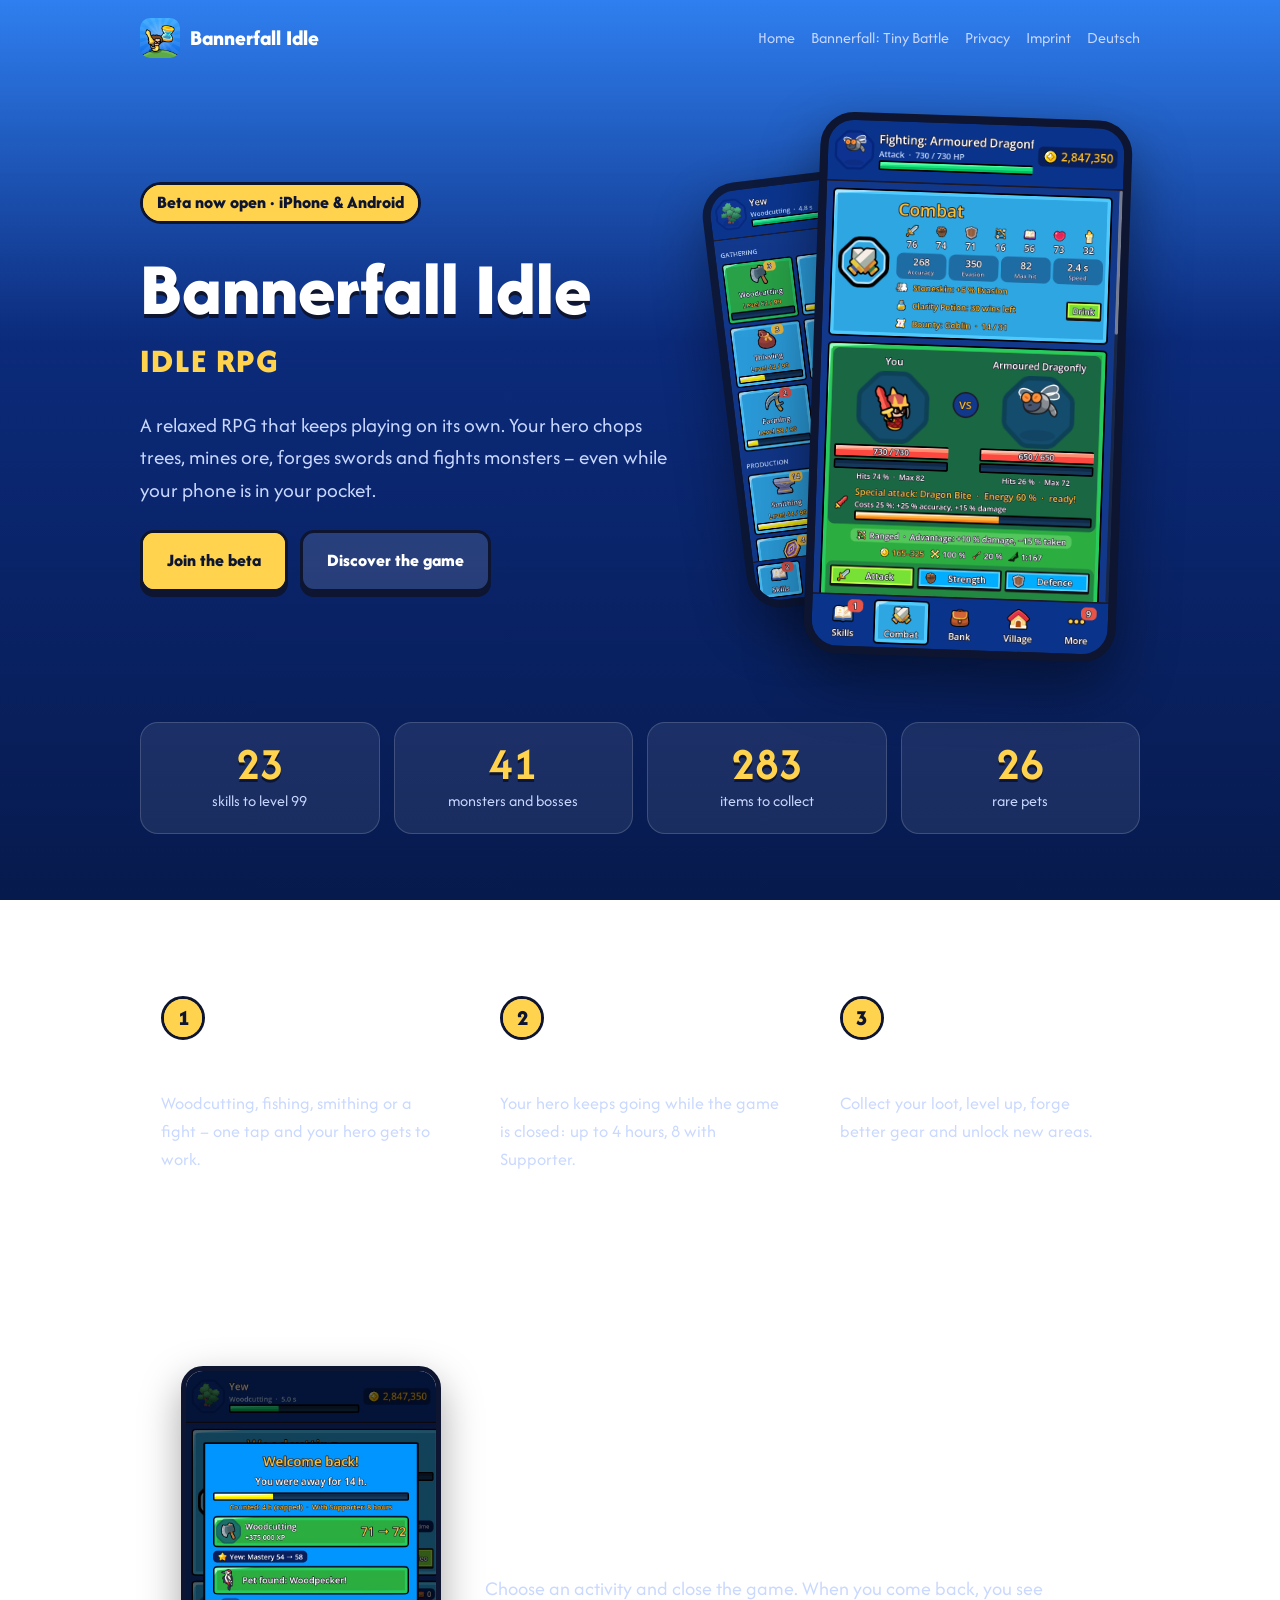
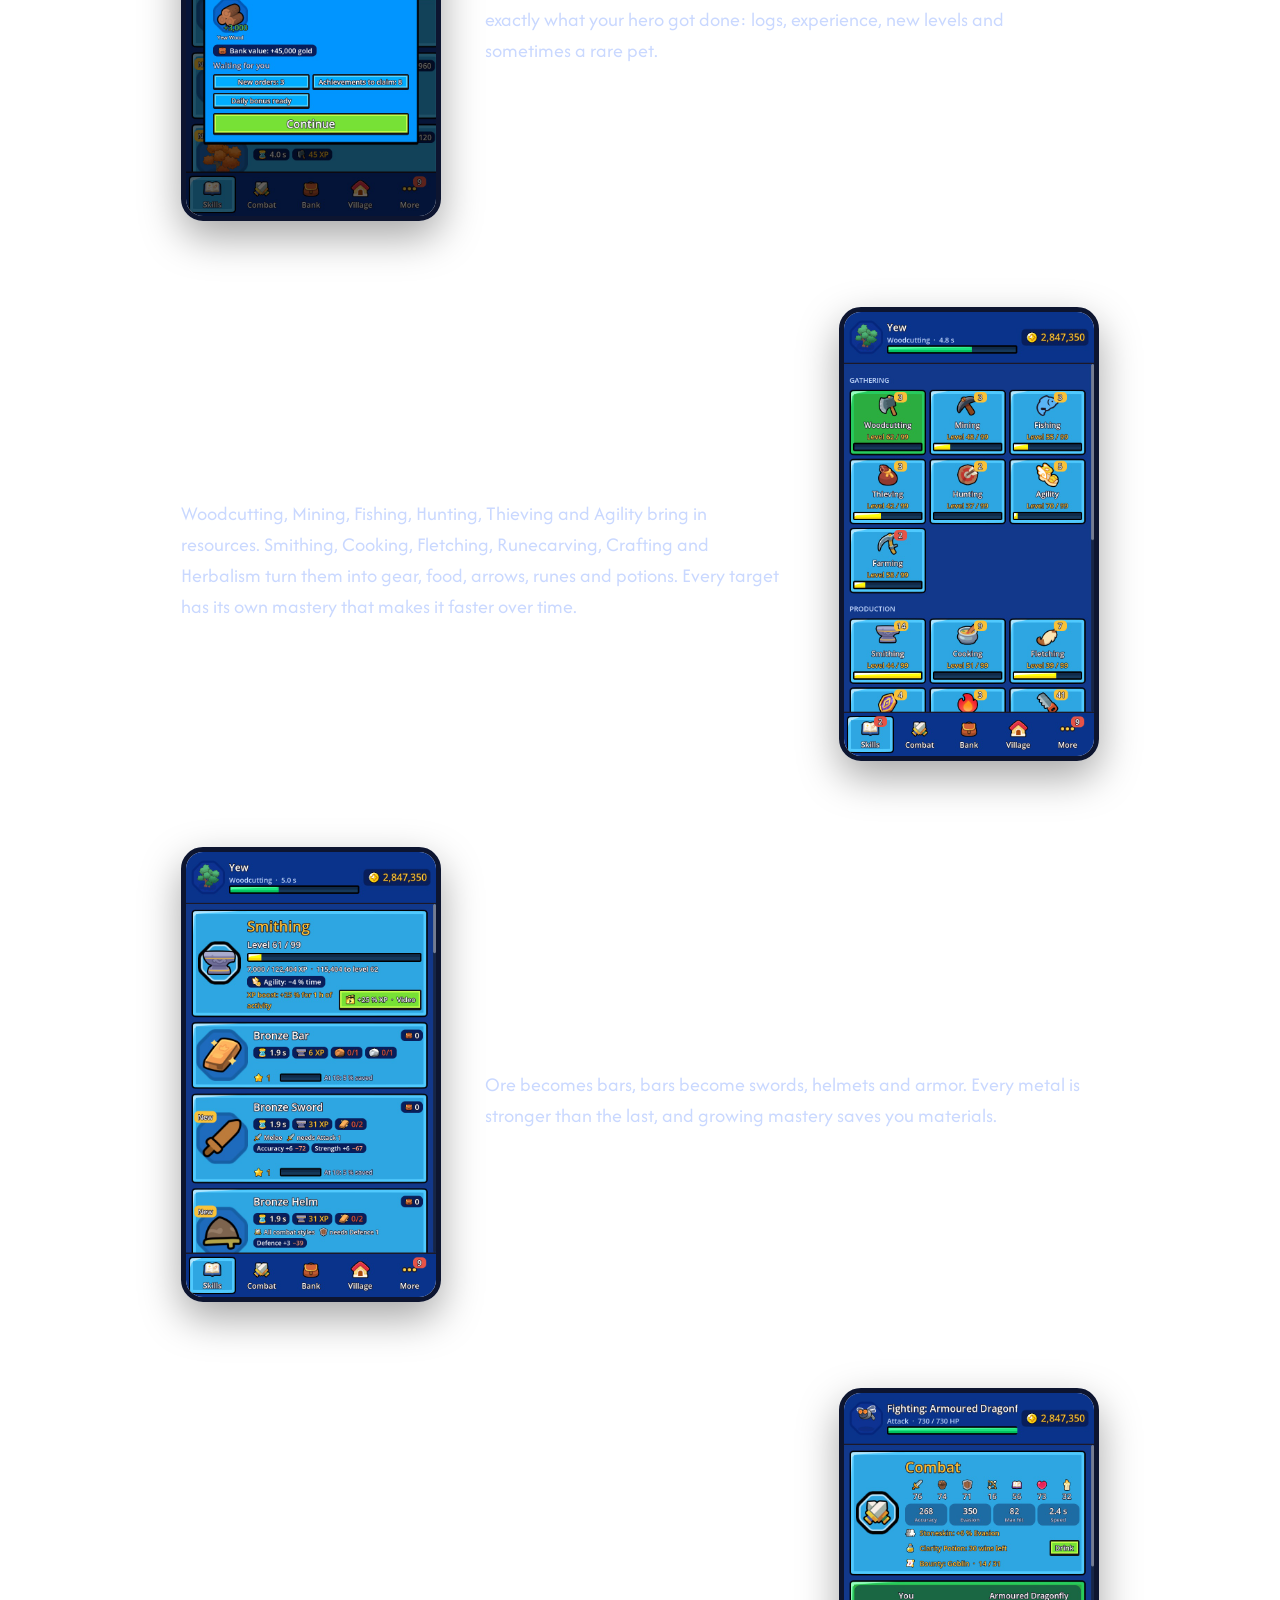
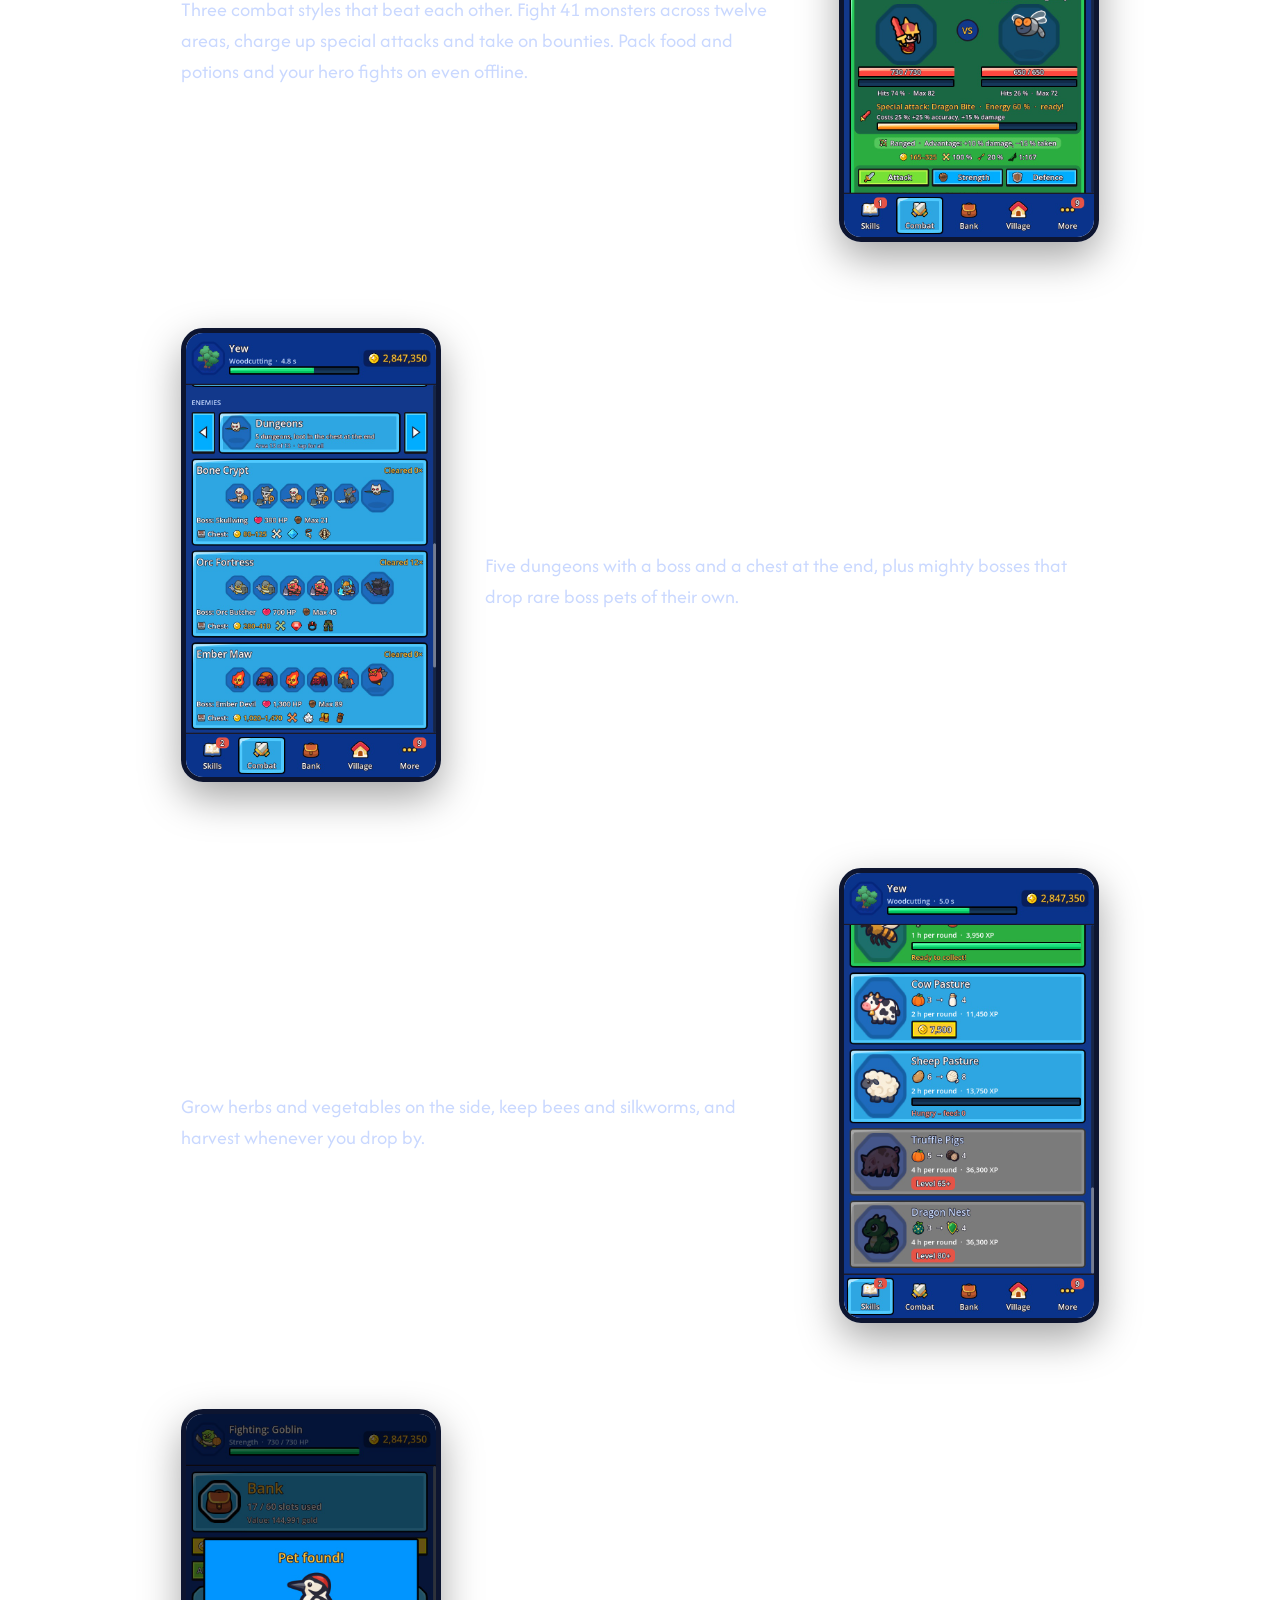
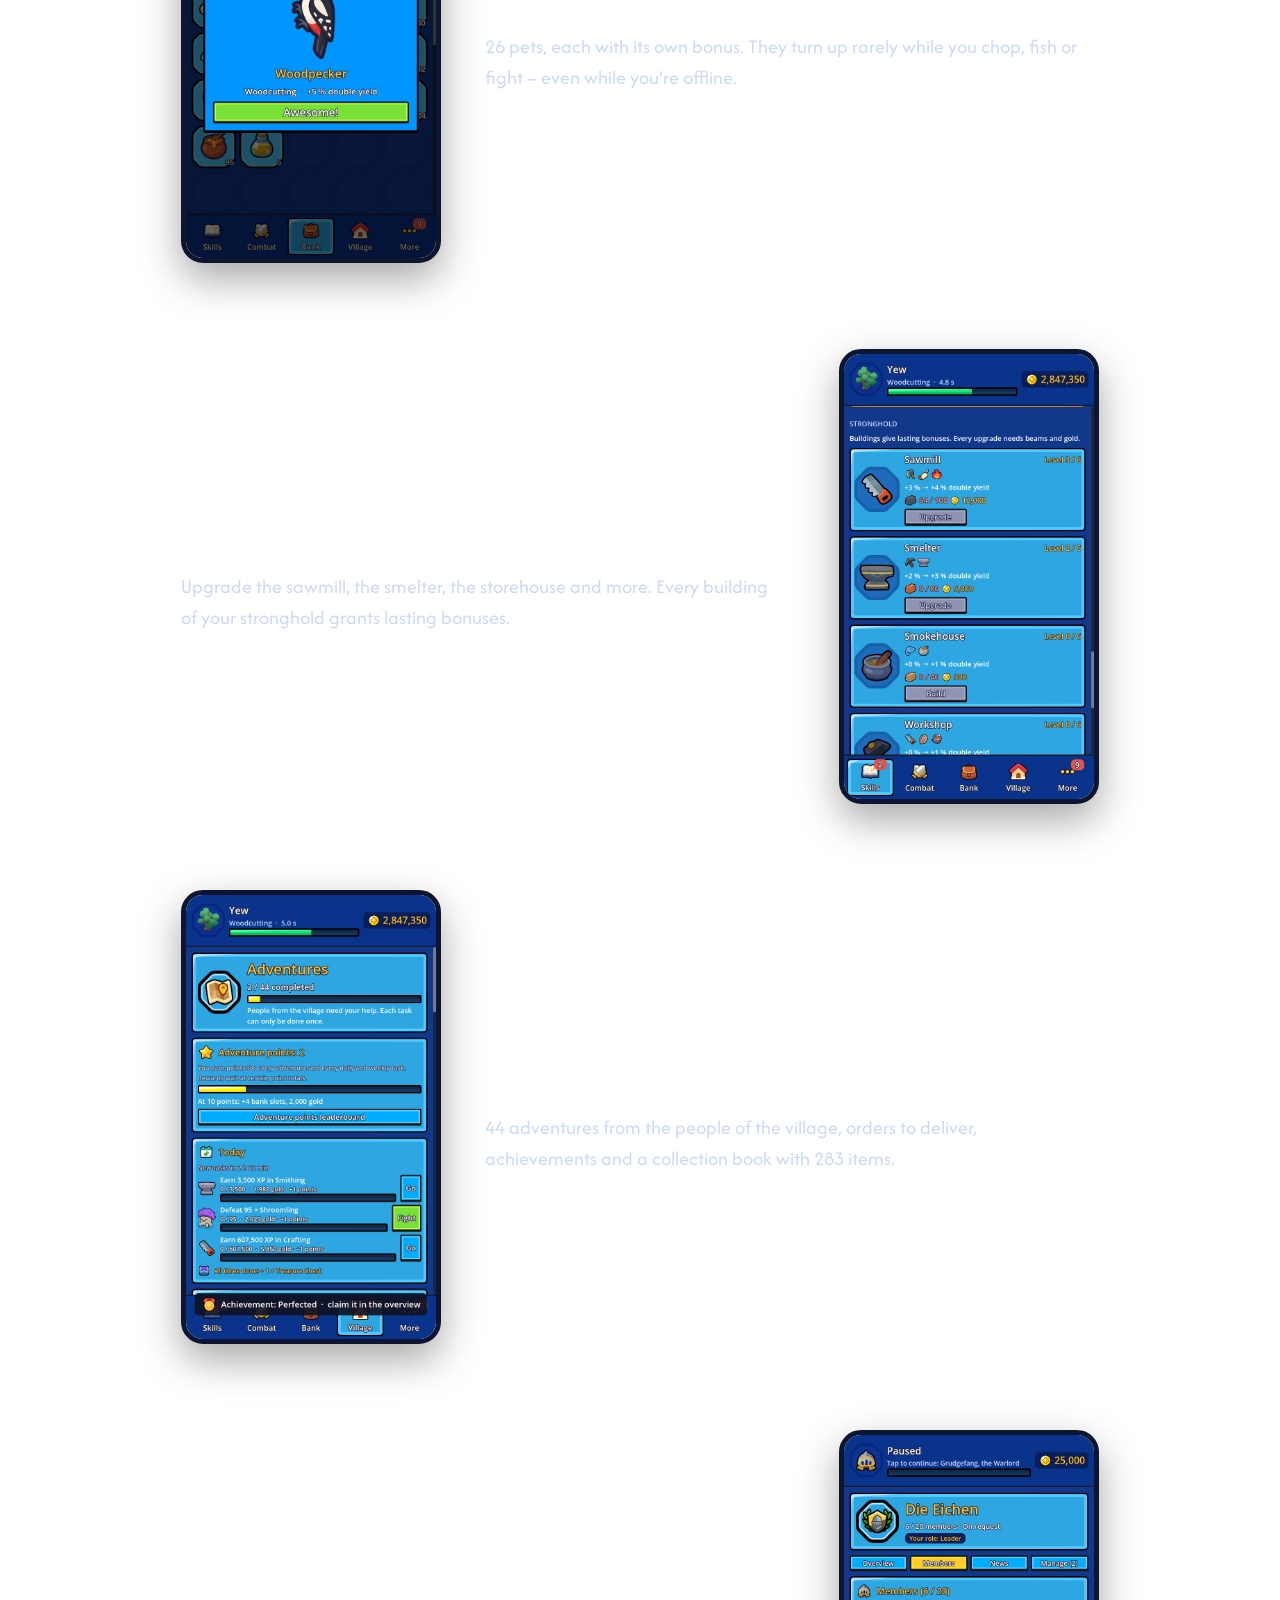
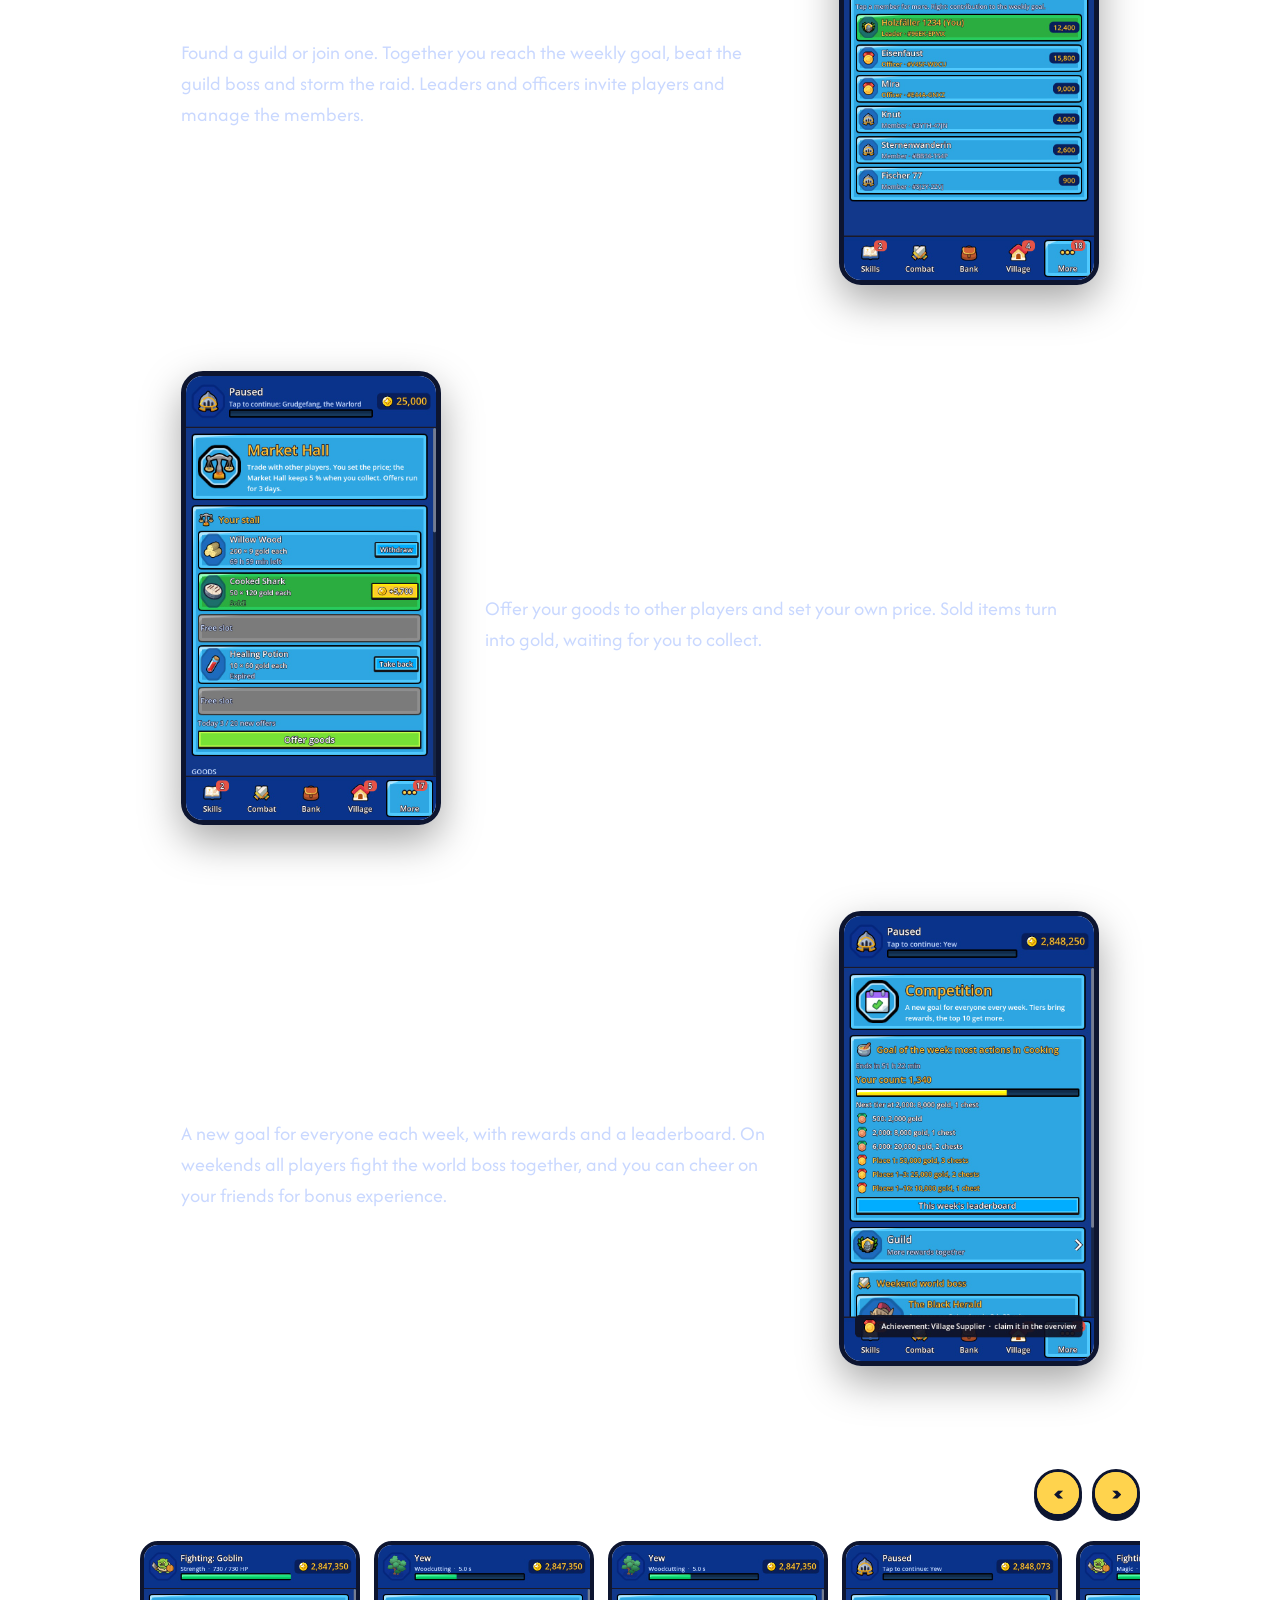
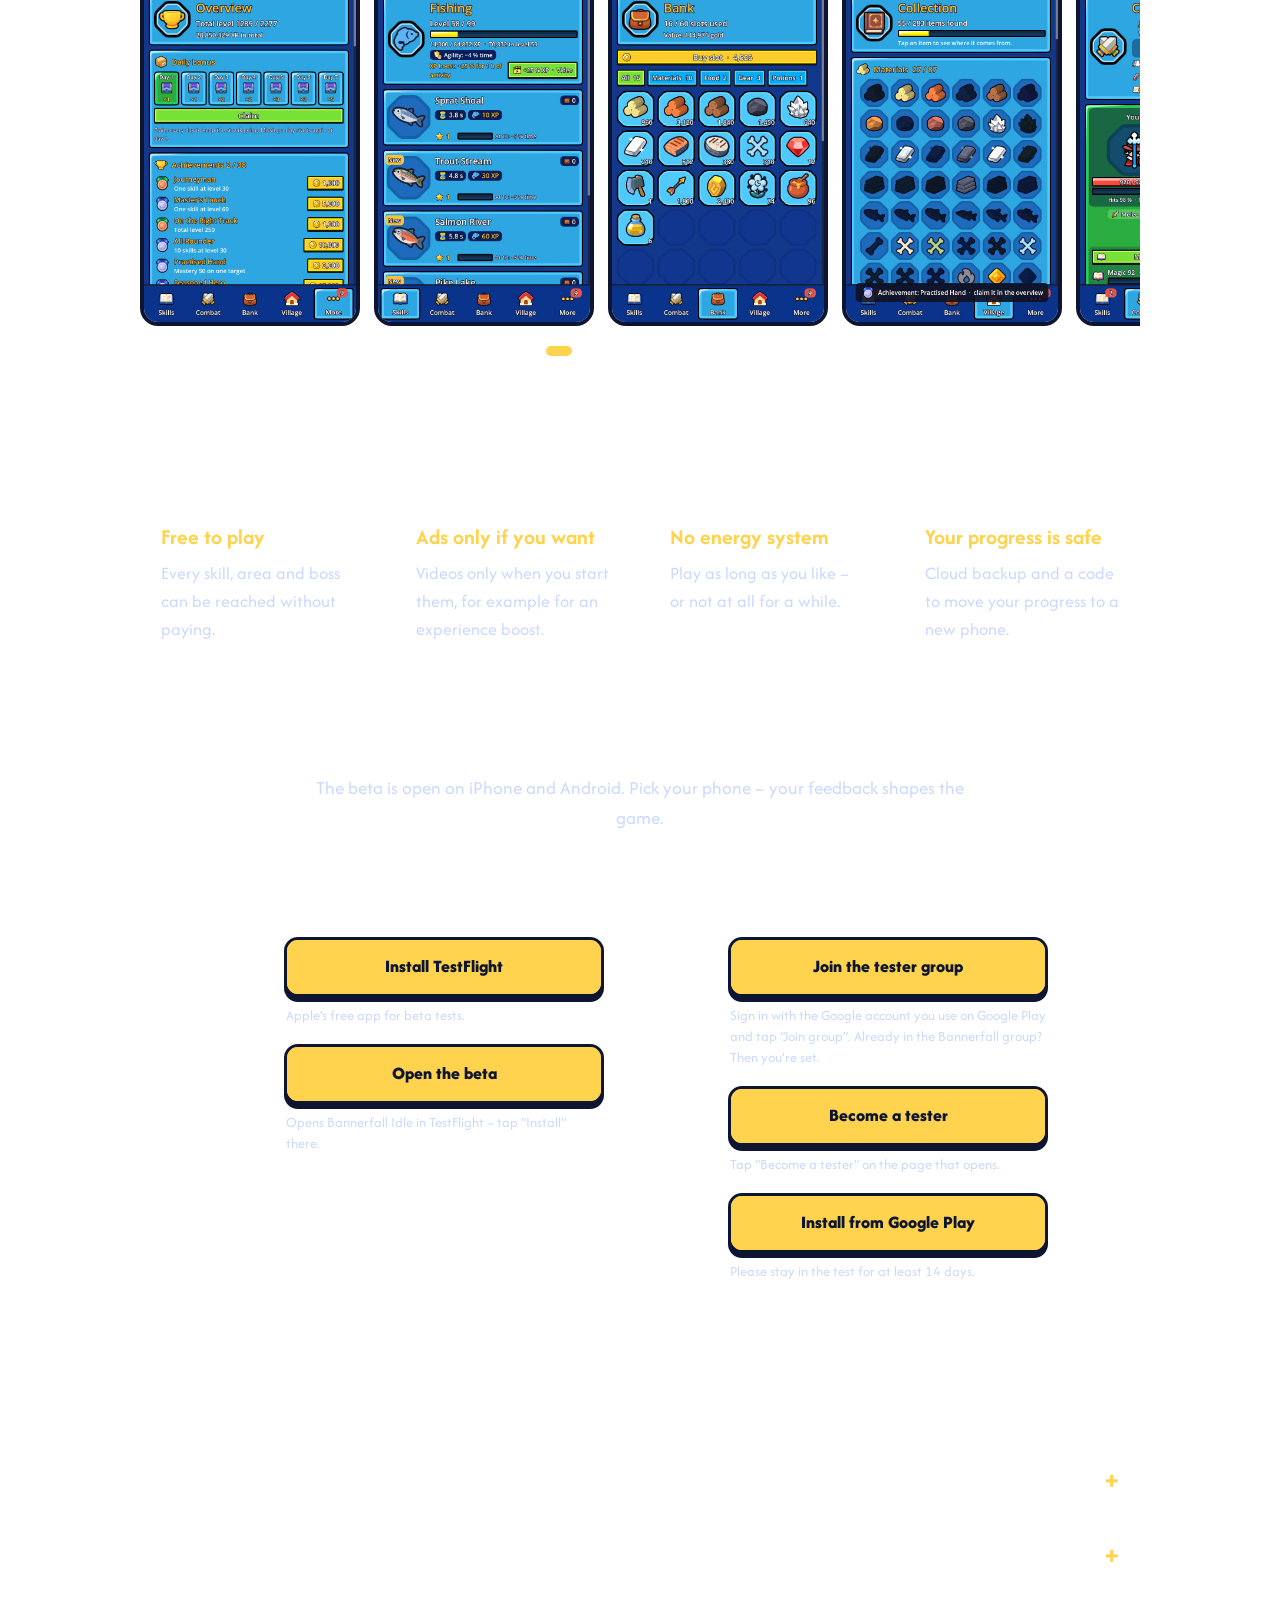
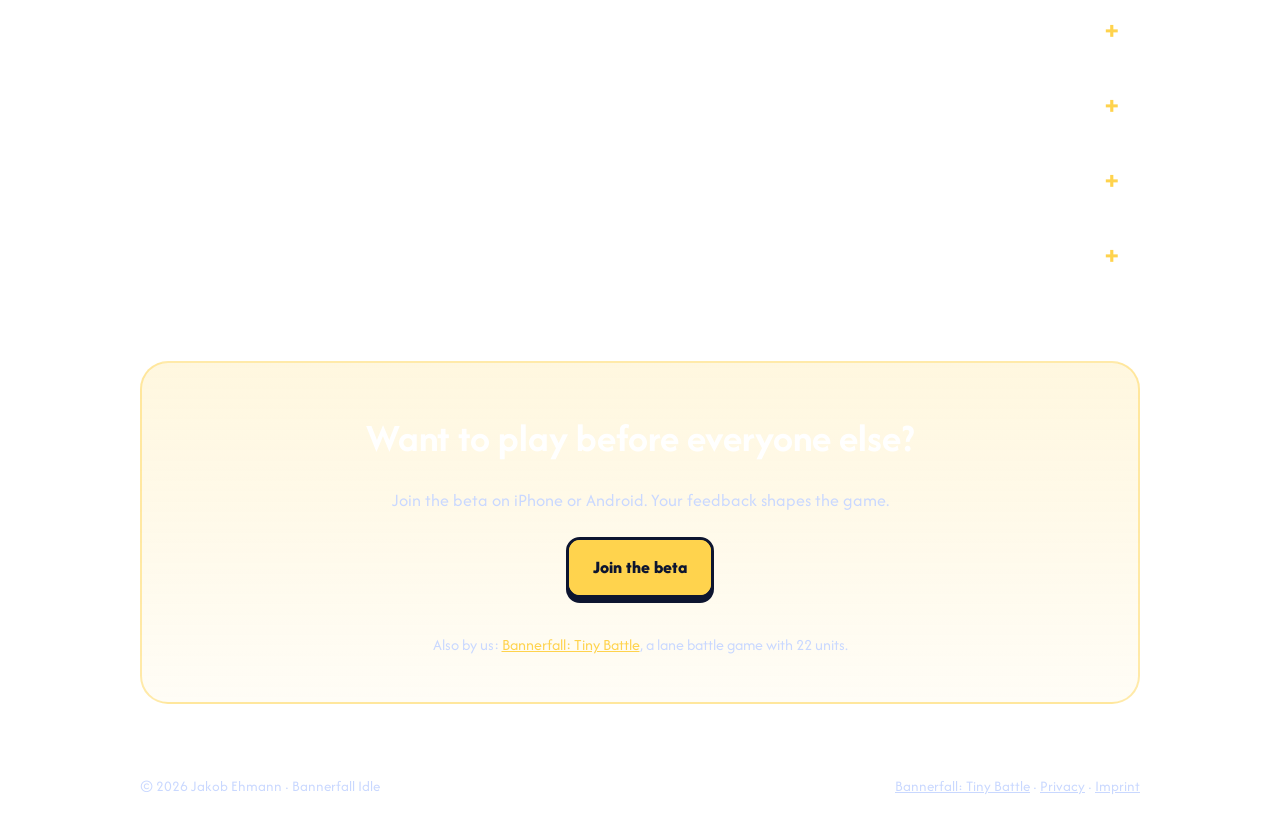
<file: idle/index.html>
<!doctype html>
<html lang="en">
<head>
<meta charset="utf-8">
<meta name="viewport" content="width=device-width, initial-scale=1">
<!-- Die Seite ist selbst dunkel gestaltet: Browser sollen sie im Darkmode nicht automatisch umfärben (Samsung Internet, Chrome). -->
<meta name="color-scheme" content="only light">
<meta name="supported-color-schemes" content="light only">
<title>Bannerfall Idle – Idle RPG for iPhone & Android</title>
<meta name="description" content="A relaxed RPG that keeps playing on its own. Your hero chops trees, mines ore, forges swords and fights monsters – even while your phone is in your pocket.">
<link rel="icon" href="../img/idle/favicon.png">
<link rel="apple-touch-icon" href="../img/idle/apple-touch-icon.png">
<link rel="preconnect" href="https://fonts.googleapis.com">
<link rel="preconnect" href="https://fonts.gstatic.com" crossorigin>
<link href="https://fonts.googleapis.com/css2?family=Afacad+Flux:wght@400;600;800&display=swap" rel="stylesheet">
<link rel="stylesheet" href="../style.css?v=341d3c25">
</head>
<body>
<div class="wrap">
<header class="top">
<a class="brand" href="./"><img src="../img/idle/icon.png" alt="">Bannerfall Idle</a>
<nav><a href="../idle/">Home</a><a href="../index.html">Bannerfall: Tiny Battle</a><a href="../idle-privacy.html">Privacy</a><a href="../imprint.html">Imprint</a><a href="../de/idle/" lang="de">Deutsch</a></nav>
</header>

<main class="idle">
<section class="hero">
<div>
<span class="tag"><img class="face" src="../img/ui/gold.png" alt="" aria-hidden="true"><span class="ink">Beta now open · iPhone & Android</span></span>
<h1>Bannerfall Idle</h1>
<p class="sub">Idle RPG</p>
<p class="lead">A relaxed RPG that keeps playing on its own. Your hero chops trees, mines ore, forges swords and fights monsters – even while your phone is in your pocket.</p>
<div class="cta"><a class="btn gold" href="#beta"><img class="face" src="../img/ui/gold.png" alt="" aria-hidden="true"><span class="ink">Join the beta</span></a><a class="btn ghost" href="#features">Discover the game</a></div>
</div>
<div class="phones">
<div class="phone back"><img src="../img/idle/en/drawer2.jpg" alt="" width="720" height="1280"></div>
<div class="phone"><img src="../img/idle/en/slayer_combat.jpg" alt="Bannerfall Idle" width="720" height="1280"></div>
</div>
</section>
<section class="facts"><div class="fact"><b>23</b><span>skills to level 99</span></div><div class="fact"><b>41</b><span>monsters and bosses</span></div><div class="fact"><b>283</b><span>items to collect</span></div><div class="fact"><b>26</b><span>rare pets</span></div></section>
<section><h2>How it works</h2><ol class="steps"><li class="step"><span class="num"><img class="face" src="../img/ui/gold.png" alt="" aria-hidden="true"><span class="ink">1</span></span><h3>Pick an activity</h3><p>Woodcutting, fishing, smithing or a fight – one tap and your hero gets to work.</p></li><li class="step"><span class="num"><img class="face" src="../img/ui/gold.png" alt="" aria-hidden="true"><span class="ink">2</span></span><h3>Put your phone away</h3><p>Your hero keeps going while the game is closed: up to 4 hours, 8 with Supporter.</p></li><li class="step"><span class="num"><img class="face" src="../img/ui/gold.png" alt="" aria-hidden="true"><span class="ink">3</span></span><h3>Come back and grow</h3><p>Collect your loot, level up, forge better gear and unlock new areas.</p></li></ol></section>
<section id="features"><h2>What awaits you</h2><div class="rows"><article class="row"><div class="shot"><img src="../img/idle/en/offline.jpg" alt="Keeps playing while you're away" loading="lazy" width="720" height="1280"></div><div class="copy"><h3>Keeps playing while you're away</h3><p>Choose an activity and close the game. When you come back, you see exactly what your hero got done: logs, experience, new levels and sometimes a rare pet.</p></div></article><article class="row flip"><div class="shot"><img src="../img/idle/en/drawer2.jpg" alt="23 skills to level 99" loading="lazy" width="720" height="1280"></div><div class="copy"><h3>23 skills to level 99</h3><p>Woodcutting, Mining, Fishing, Hunting, Thieving and Agility bring in resources. Smithing, Cooking, Fletching, Runecarving, Crafting and Herbalism turn them into gear, food, arrows, runes and potions. Every target has its own mastery that makes it faster over time.</p></div></article><article class="row"><div class="shot"><img src="../img/idle/en/smithing.jpg" alt="Forge your own gear" loading="lazy" width="720" height="1280"></div><div class="copy"><h3>Forge your own gear</h3><p>Ore becomes bars, bars become swords, helmets and armor. Every metal is stronger than the last, and growing mastery saves you materials.</p></div></article><article class="row flip"><div class="shot"><img src="../img/idle/en/slayer_combat.jpg" alt="Melee, ranged and magic" loading="lazy" width="720" height="1280"></div><div class="copy"><h3>Melee, ranged and magic</h3><p>Three combat styles that beat each other. Fight 41 monsters across twelve areas, charge up special attacks and take on bounties. Pack food and potions and your hero fights on even offline.</p></div></article><article class="row"><div class="shot"><img src="../img/idle/en/dungeon.jpg" alt="Dungeons and bosses" loading="lazy" width="720" height="1280"></div><div class="copy"><h3>Dungeons and bosses</h3><p>Five dungeons with a boss and a chest at the end, plus mighty bosses that drop rare boss pets of their own.</p></div></article><article class="row flip"><div class="shot"><img src="../img/idle/en/farming3.jpg" alt="Crops and animals" loading="lazy" width="720" height="1280"></div><div class="copy"><h3>Crops and animals</h3><p>Grow herbs and vegetables on the side, keep bees and silkworms, and harvest whenever you drop by.</p></div></article><article class="row"><div class="shot"><img src="../img/idle/en/pet.jpg" alt="Find rare pets" loading="lazy" width="720" height="1280"></div><div class="copy"><h3>Find rare pets</h3><p>26 pets, each with its own bonus. They turn up rarely while you chop, fish or fight – even while you're offline.</p></div></article><article class="row flip"><div class="shot"><img src="../img/idle/en/construction2.jpg" alt="Build your stronghold" loading="lazy" width="720" height="1280"></div><div class="copy"><h3>Build your stronghold</h3><p>Upgrade the sawmill, the smelter, the storehouse and more. Every building of your stronghold grants lasting bonuses.</p></div></article><article class="row"><div class="shot"><img src="../img/idle/en/quests.jpg" alt="Help the village" loading="lazy" width="720" height="1280"></div><div class="copy"><h3>Help the village</h3><p>44 adventures from the people of the village, orders to deliver, achievements and a collection book with 283 items.</p></div></article><article class="row flip"><div class="shot"><img src="../img/idle/en/guild_members.jpg" alt="Guilds" loading="lazy" width="720" height="1280"></div><div class="copy"><h3>Guilds</h3><p>Found a guild or join one. Together you reach the weekly goal, beat the guild boss and storm the raid. Leaders and officers invite players and manage the members.</p></div></article><article class="row"><div class="shot"><img src="../img/idle/en/market.jpg" alt="Trade in the Market Hall" loading="lazy" width="720" height="1280"></div><div class="copy"><h3>Trade in the Market Hall</h3><p>Offer your goods to other players and set your own price. Sold items turn into gold, waiting for you to collect.</p></div></article><article class="row flip"><div class="shot"><img src="../img/idle/en/weekly.jpg" alt="Weekly competition and world boss" loading="lazy" width="720" height="1280"></div><div class="copy"><h3>Weekly competition and world boss</h3><p>A new goal for everyone each week, with rewards and a leaderboard. On weekends all players fight the world boss together, and you can cheer on your friends for bonus experience.</p></div></article></div></section>
<section class="slider"><div class="slider-head"><h2>Screenshots</h2><div class="arrows"><button type="button" class="arrow" data-dir="-1" aria-label="Previous"><img class="face" src="../img/ui/gold.png" alt="" aria-hidden="true"><span class="ink">‹</span></button><button type="button" class="arrow" data-dir="1" aria-label="Next"><img class="face" src="../img/ui/gold.png" alt="" aria-hidden="true"><span class="ink">›</span></button></div></div><div class="gallery"><img src="../img/idle/en/overview.jpg" alt="Bannerfall Idle" loading="lazy" width="720" height="1280"><img src="../img/idle/en/fishing.jpg" alt="Bannerfall Idle" loading="lazy" width="720" height="1280"><img src="../img/idle/en/bank.jpg" alt="Bannerfall Idle" loading="lazy" width="720" height="1280"><img src="../img/idle/en/collection.jpg" alt="Bannerfall Idle" loading="lazy" width="720" height="1280"><img src="../img/idle/en/potion.jpg" alt="Bannerfall Idle" loading="lazy" width="720" height="1280"><img src="../img/idle/en/boss_fight.jpg" alt="Bannerfall Idle" loading="lazy" width="720" height="1280"><img src="../img/idle/en/guild_boss.jpg" alt="Bannerfall Idle" loading="lazy" width="720" height="1280"><img src="../img/idle/en/ranking.jpg" alt="Bannerfall Idle" loading="lazy" width="720" height="1280"><img src="../img/idle/en/friends.jpg" alt="Bannerfall Idle" loading="lazy" width="720" height="1280"><img src="../img/idle/en/world.jpg" alt="Bannerfall Idle" loading="lazy" width="720" height="1280"></div><div class="dots"><button type="button" class="dot on" aria-label="1"></button><button type="button" class="dot" aria-label="2"></button><button type="button" class="dot" aria-label="3"></button><button type="button" class="dot" aria-label="4"></button><button type="button" class="dot" aria-label="5"></button><button type="button" class="dot" aria-label="6"></button><button type="button" class="dot" aria-label="7"></button><button type="button" class="dot" aria-label="8"></button><button type="button" class="dot" aria-label="9"></button><button type="button" class="dot" aria-label="10"></button></div></section>
<section><h2>Fair to play</h2><div class="features four"><div class="feature"><h3>Free to play</h3><p>Every skill, area and boss can be reached without paying.</p></div><div class="feature"><h3>Ads only if you want</h3><p>Videos only when you start them, for example for an experience boost.</p></div><div class="feature"><h3>No energy system</h3><p>Play as long as you like – or not at all for a while.</p></div><div class="feature"><h3>Your progress is safe</h3><p>Cloud backup and a code to move your progress to a new phone.</p></div></div></section>
<section class="beta" id="beta"><h2>Join the beta</h2><p class="section-lead">The beta is open on iPhone and Android. Pick your phone – your feedback shapes the game.</p><div class="bcards"><div class="bcard ios"><h3>iPhone</h3><ol class="asteps"><li><span class="snum">1</span><div><a class="btn gold" href="https://apps.apple.com/app/testflight/id899247664" target="_blank" rel="noopener"><img class="face" src="../img/ui/gold.png" alt="" aria-hidden="true"><span class="ink">Install TestFlight</span></a><p>Apple’s free app for beta tests.</p></div></li><li><span class="snum">2</span><div><a class="btn gold" href="https://testflight.apple.com/join/ukbr8v5b" target="_blank" rel="noopener"><img class="face" src="../img/ui/gold.png" alt="" aria-hidden="true"><span class="ink">Open the beta</span></a><p>Opens Bannerfall Idle in TestFlight – tap “Install” there.</p></div></li></ol></div><div class="bcard android"><h3>Android</h3><ol class="asteps"><li><span class="snum">1</span><div><a class="btn gold" href="https://groups.google.com/g/bannerfall-tester" target="_blank" rel="noopener"><img class="face" src="../img/ui/gold.png" alt="" aria-hidden="true"><span class="ink">Join the tester group</span></a><p>Sign in with the Google account you use on Google Play and tap “Join group”. Already in the Bannerfall group? Then you're set.</p></div></li><li><span class="snum">2</span><div><a class="btn gold" href="https://play.google.com/apps/testing/de.jakobehmann.bannerfallidle" target="_blank" rel="noopener"><img class="face" src="../img/ui/gold.png" alt="" aria-hidden="true"><span class="ink">Become a tester</span></a><p>Tap “Become a tester” on the page that opens.</p></div></li><li><span class="snum">3</span><div><a class="btn gold" href="https://play.google.com/store/apps/details?id=de.jakobehmann.bannerfallidle" target="_blank" rel="noopener"><img class="face" src="../img/ui/gold.png" alt="" aria-hidden="true"><span class="ink">Install from Google Play</span></a><p>Please stay in the test for at least 14 days.</p></div></li></ol></div></div></section>
<section class="faq"><h2>Questions</h2><details><summary>What is an idle game?</summary><p>A game that keeps going without you. You decide what your hero does, and they keep doing it while the app is closed. Check in for a minute or play for an hour – both work.</p></details><details><summary>When does Bannerfall Idle come out?</summary><p>The beta is open on iPhone (TestFlight) and Android (Google Play). The release follows once the feedback is in.</p></details><details><summary>Is it related to Bannerfall: Tiny Battle?</summary><p>It comes from the same developer and shares the look, but it's a game of its own with its own progress. You don't need Bannerfall to play it.</p></details><details><summary>Does the game cost anything?</summary><p>No. Bannerfall Idle is free. The optional one-time “Supporter” purchase extends offline time to 8 hours and adds a few comforts, but everything can be reached by playing.</p></details><details><summary>Which languages are supported?</summary><p>English and German. The game follows your device language and can be switched in the settings.</p></details><details><summary>Who makes Bannerfall Idle?</summary><p>Bannerfall Idle is an indie game by Jakob Ehmann from Austria.</p></details></section>
<section class="final"><h2>Want to play before everyone else?</h2><p>Join the beta on iPhone or Android. Your feedback shapes the game.</p><a class="btn gold" href="#beta"><img class="face" src="../img/ui/gold.png" alt="" aria-hidden="true"><span class="ink">Join the beta</span></a><p class="other">Also by us: <a href="../index.html">Bannerfall: Tiny Battle</a>, a lane battle game with 22 units.</p></section>
</main><script>
// Beta-Knopf des eigenen Handys hervorheben und nach vorne holen.
(function () {
  var ua = navigator.userAgent, mine = /android/i.test(ua) ? 'android' : (/iphone|ipad|ipod/i.test(ua) || (/macintosh/i.test(ua) && 'ontouchend' in document)) ? 'ios' : '';
  var b = mine && document.querySelector('.bcard.' + mine);
  if (b) { b.classList.add('mine'); b.parentNode.prepend(b); }
})();
document.querySelectorAll('.slider').forEach(function (s) {
  var g = s.querySelector('.gallery');
  var imgs = g.querySelectorAll('img');
  var dots = s.querySelectorAll('.dot');
  function current() {
    // Bild, dessen linke Kante am nächsten am Anfang des sichtbaren Bereichs liegt.
    var left = g.getBoundingClientRect().left + parseFloat(getComputedStyle(g).paddingLeft), best = 0, dist = 1e9;
    imgs.forEach(function (im, i) {
      var d = Math.abs(im.getBoundingClientRect().left - left);
      if (d < dist) { dist = d; best = i; }
    });
    return best;
  }
  // Eigene Animation statt scrollTo({behavior: 'smooth'}): das brechen manche Browser zusammen mit dem Einrasten ab.
  var anim = null;
  function go(i) {
    i = (i + imgs.length) % imgs.length;
    var from = g.scrollLeft, to = Math.min(imgs[i].offsetLeft - imgs[0].offsetLeft, g.scrollWidth - g.clientWidth), t0 = null;
    if (anim) cancelAnimationFrame(anim);
    g.style.scrollSnapType = 'none';
    function step(t) {
      if (t0 === null) t0 = t;
      var k = Math.min(1, (t - t0) / 350), e = 1 - Math.pow(1 - k, 3);
      g.scrollLeft = from + (to - from) * e;
      if (k < 1) anim = requestAnimationFrame(step);
      else { anim = null; g.style.scrollSnapType = ''; }
    }
    anim = requestAnimationFrame(step);
  }
  var tick = null;
  g.addEventListener('scroll', function () {
    if (tick) return;
    tick = requestAnimationFrame(function () {
      tick = null;
      var c = current();
      var atEnd = g.scrollLeft >= g.scrollWidth - g.clientWidth - 4;
      dots.forEach(function (d, i) { d.classList.toggle('on', atEnd ? i === dots.length - 1 : i === c); });
    });
  });
  dots.forEach(function (d, i) { d.addEventListener('click', function () { go(i); }); });
  s.querySelectorAll('.arrow').forEach(function (b) {
    b.addEventListener('click', function () {
      var atEnd = g.scrollLeft >= g.scrollWidth - g.clientWidth - 4;
      var dir = +b.dataset.dir;
      if (dir > 0 && atEnd) go(0); else go(current() + dir);
    });
  });
  // Mit der Maus ziehen (am Handy wischt der Browser selbst).
  var down = false, x0 = 0, l0 = 0;
  g.addEventListener('pointerdown', function (e) {
    if (e.pointerType !== 'mouse') return;
    down = true; x0 = e.clientX; l0 = g.scrollLeft; g.classList.add('drag');
  });
  window.addEventListener('pointermove', function (e) { if (down) g.scrollLeft = l0 - (e.clientX - x0); });
  window.addEventListener('pointerup', function () {
    if (!down) return;
    down = false; g.classList.remove('drag'); go(current());
  });
  g.addEventListener('dragstart', function (e) { e.preventDefault(); });
});
</script>
</div>
<footer><div class="wrap"><span>© 2026 Jakob Ehmann · Bannerfall Idle</span><span><a href="../index.html">Bannerfall: Tiny Battle</a> · <a href="../idle-privacy.html">Privacy</a> · <a href="../imprint.html">Imprint</a></span></div></footer>
</body>
</html>
</file>
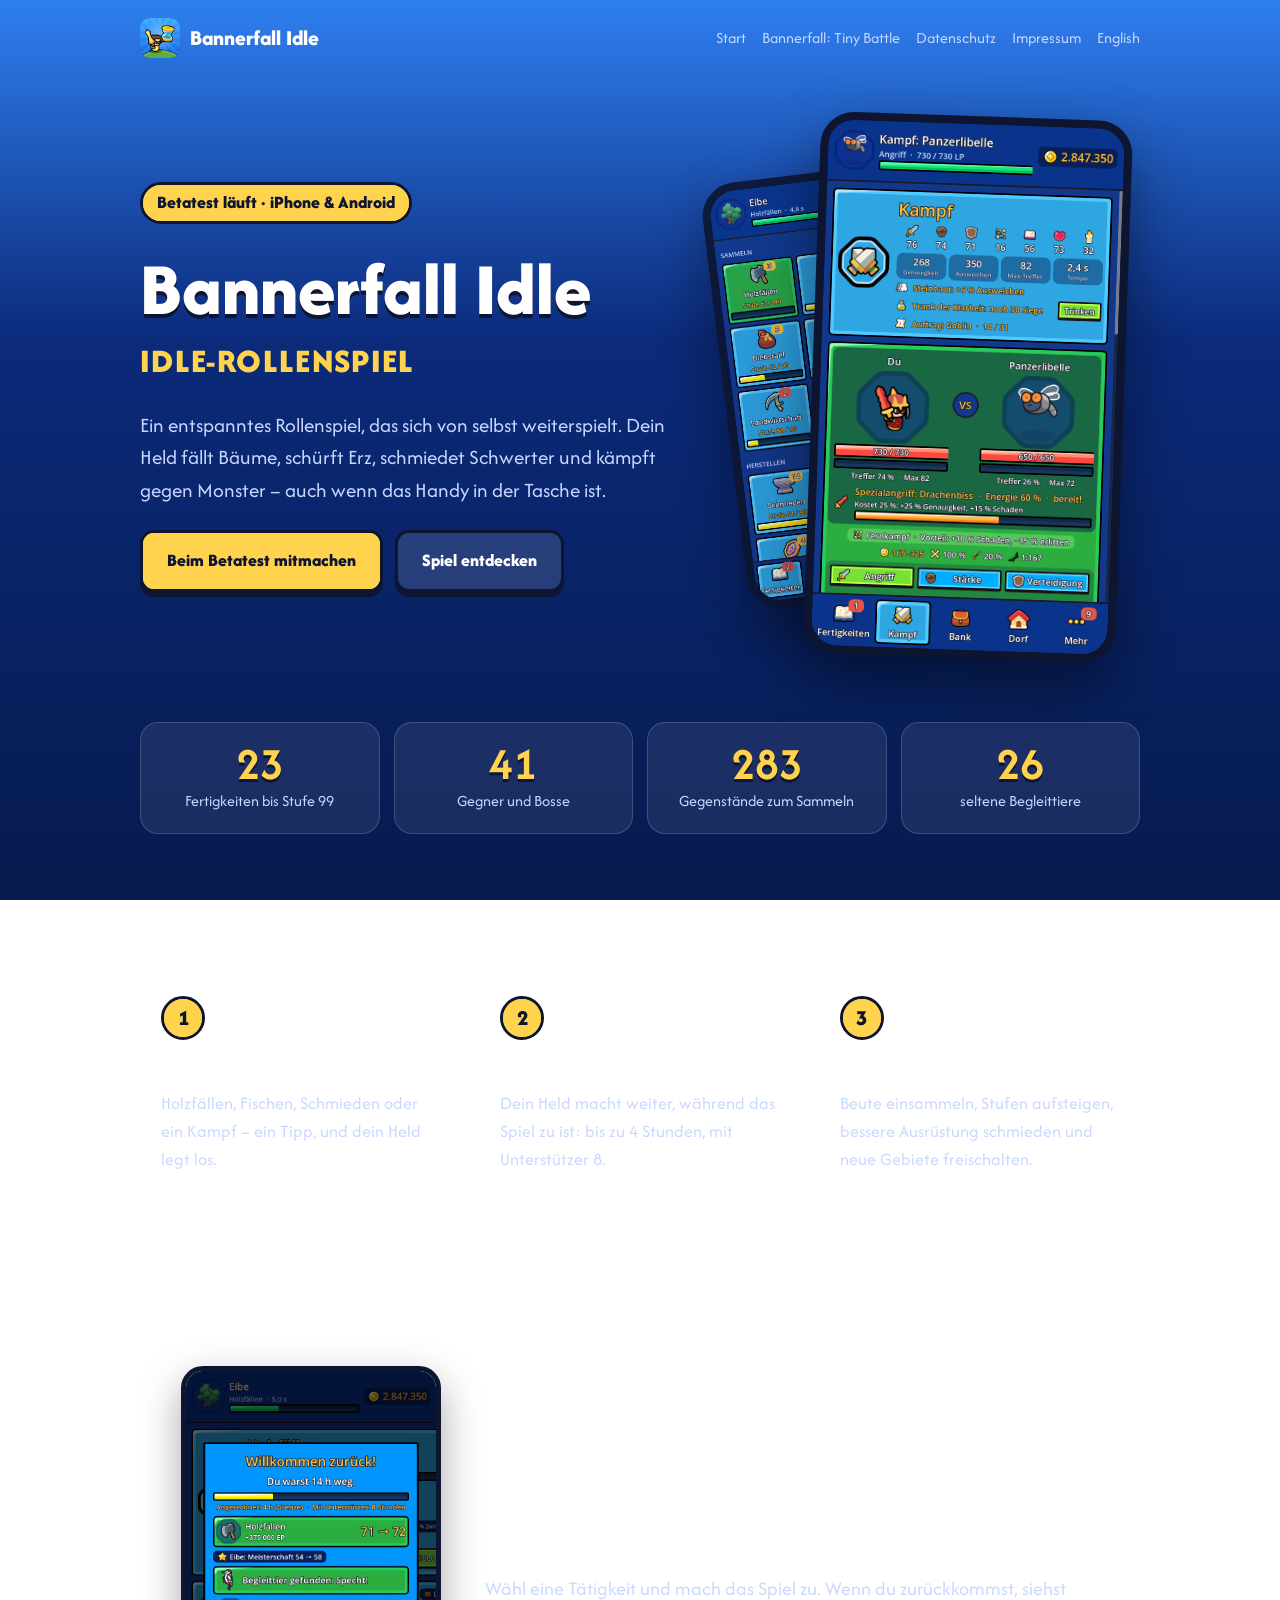
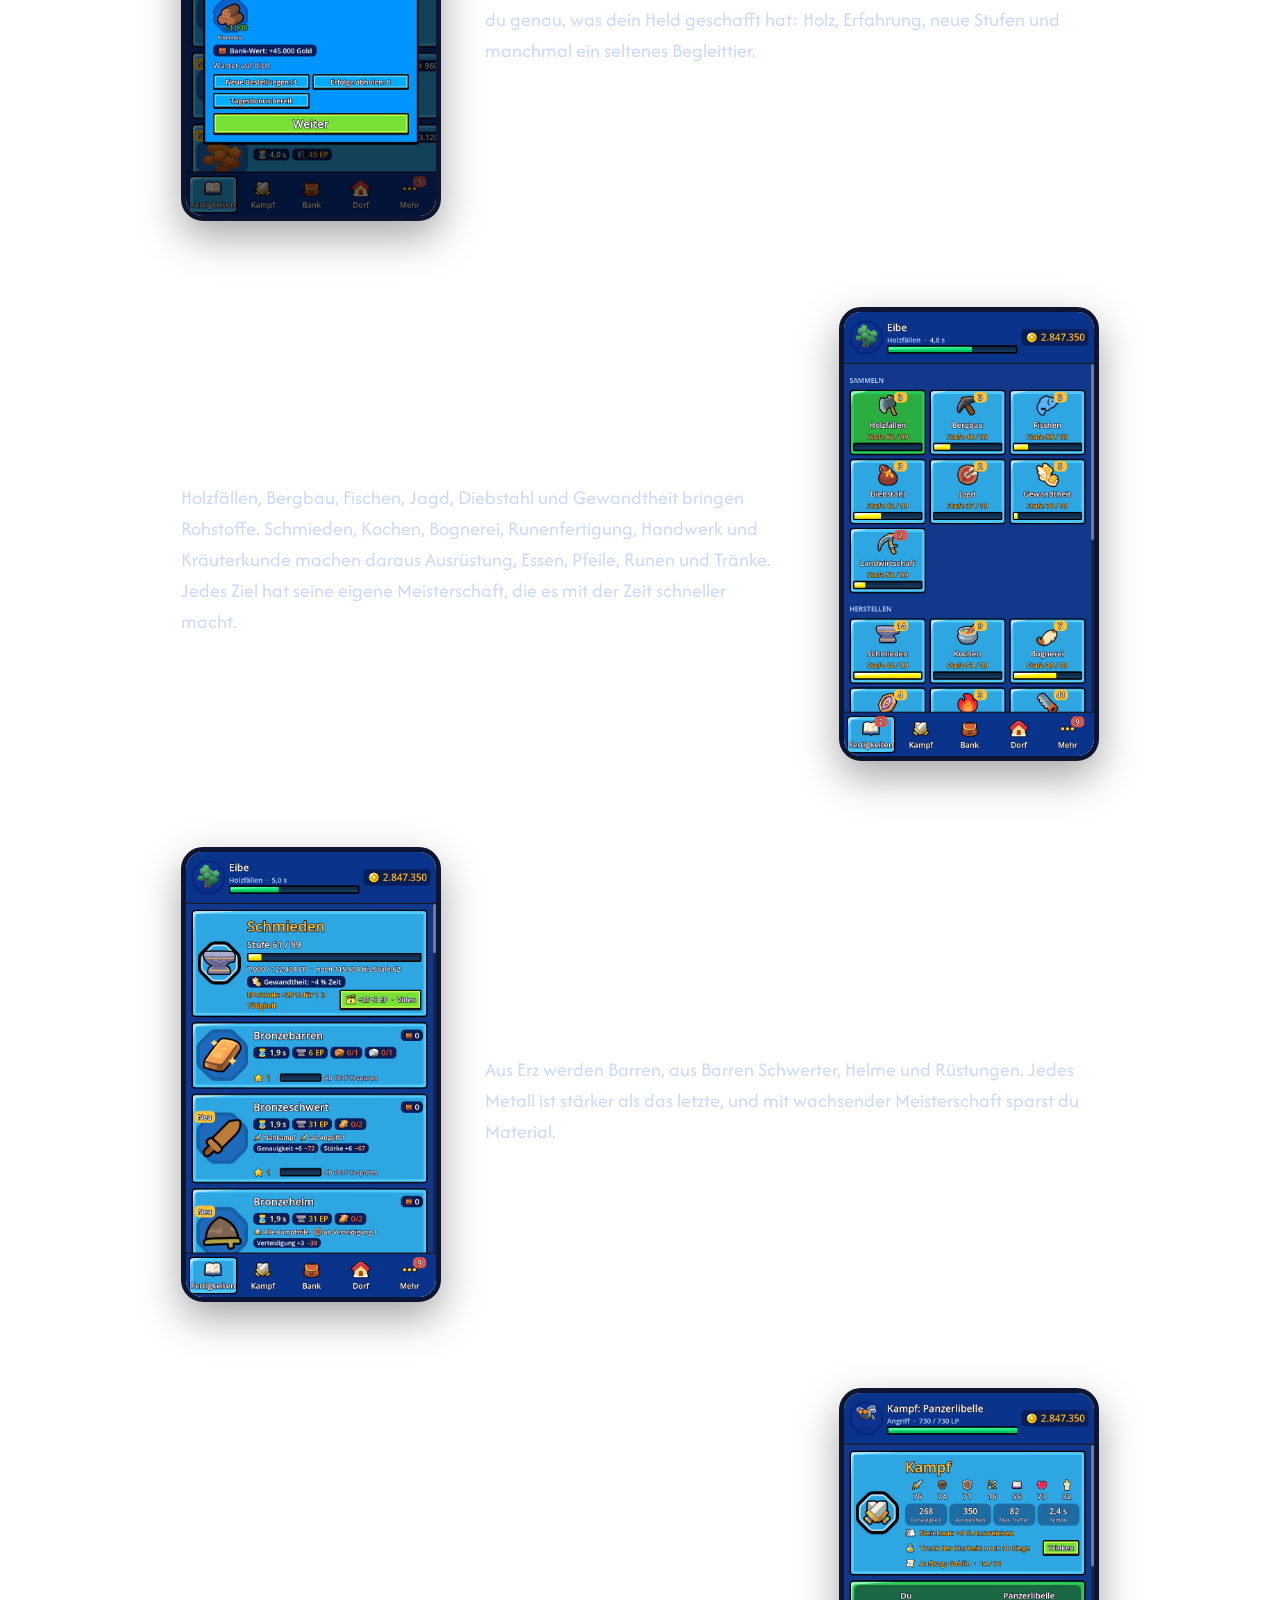
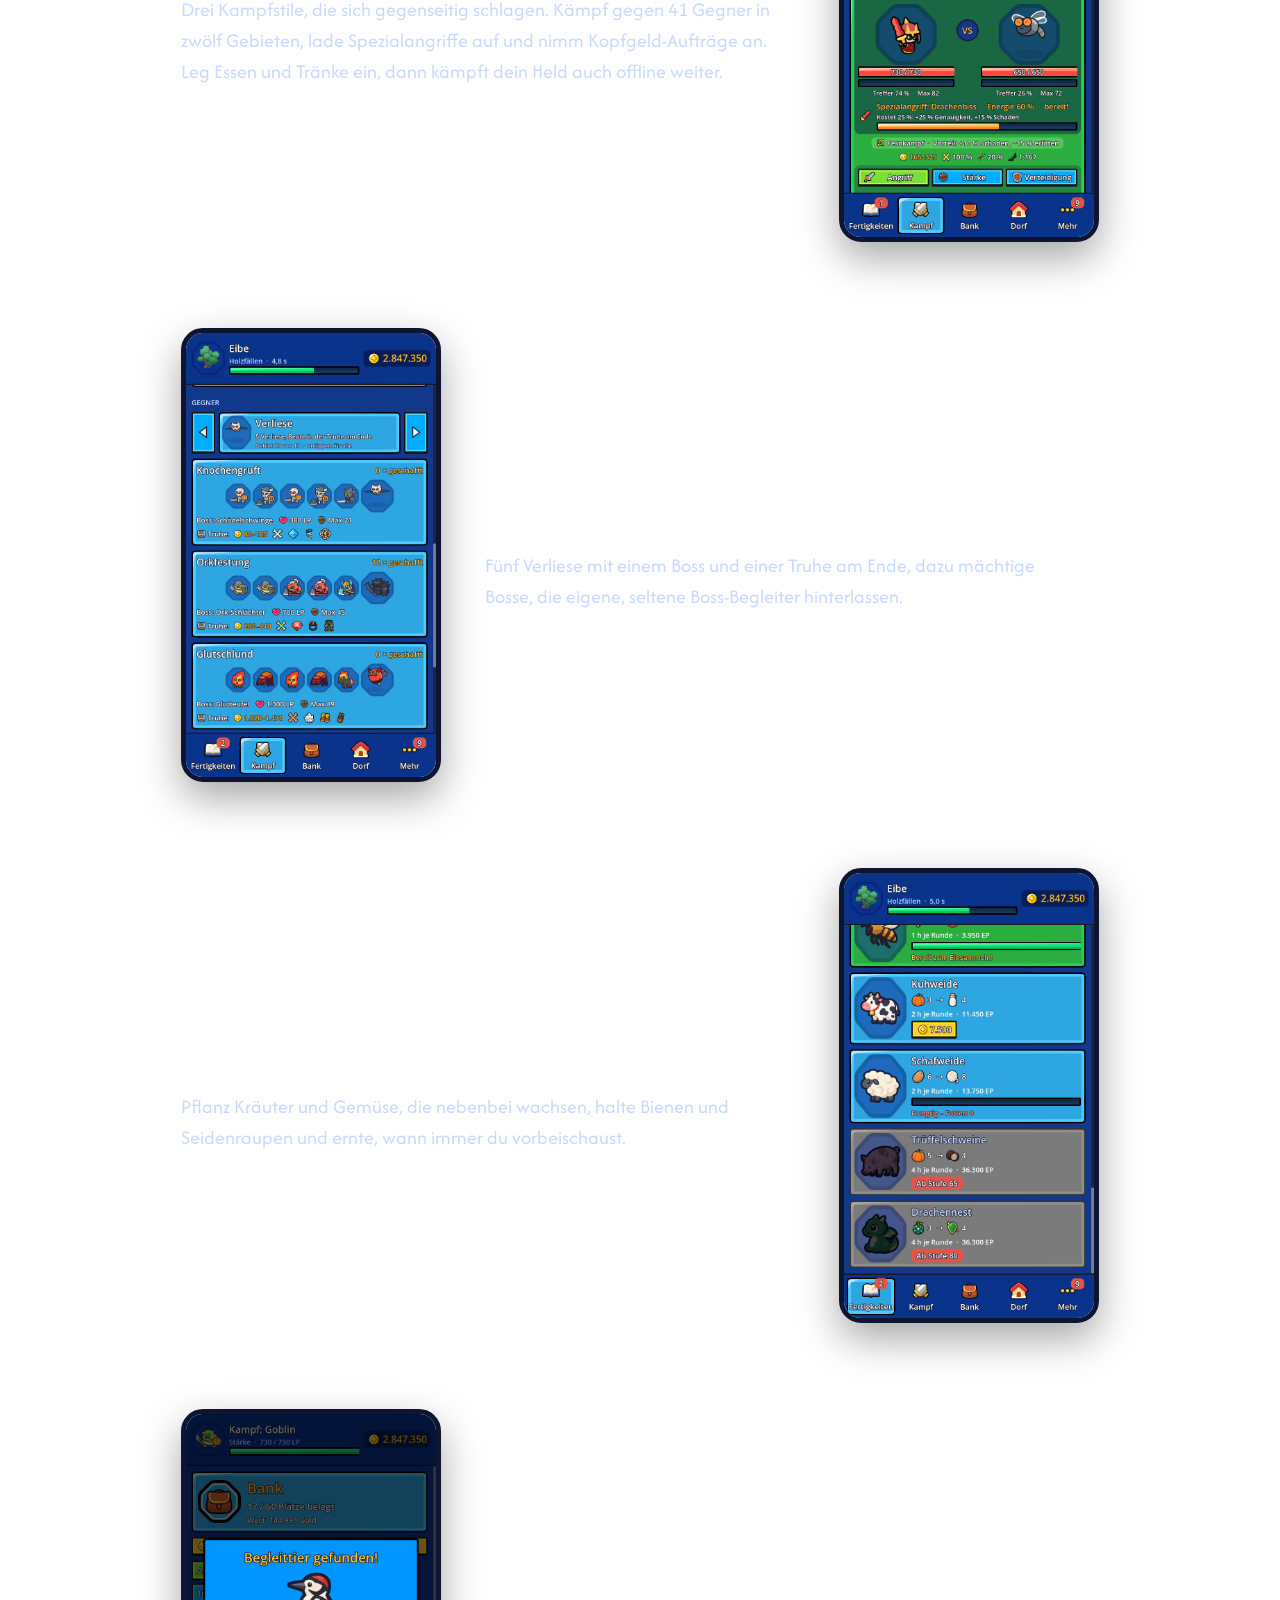
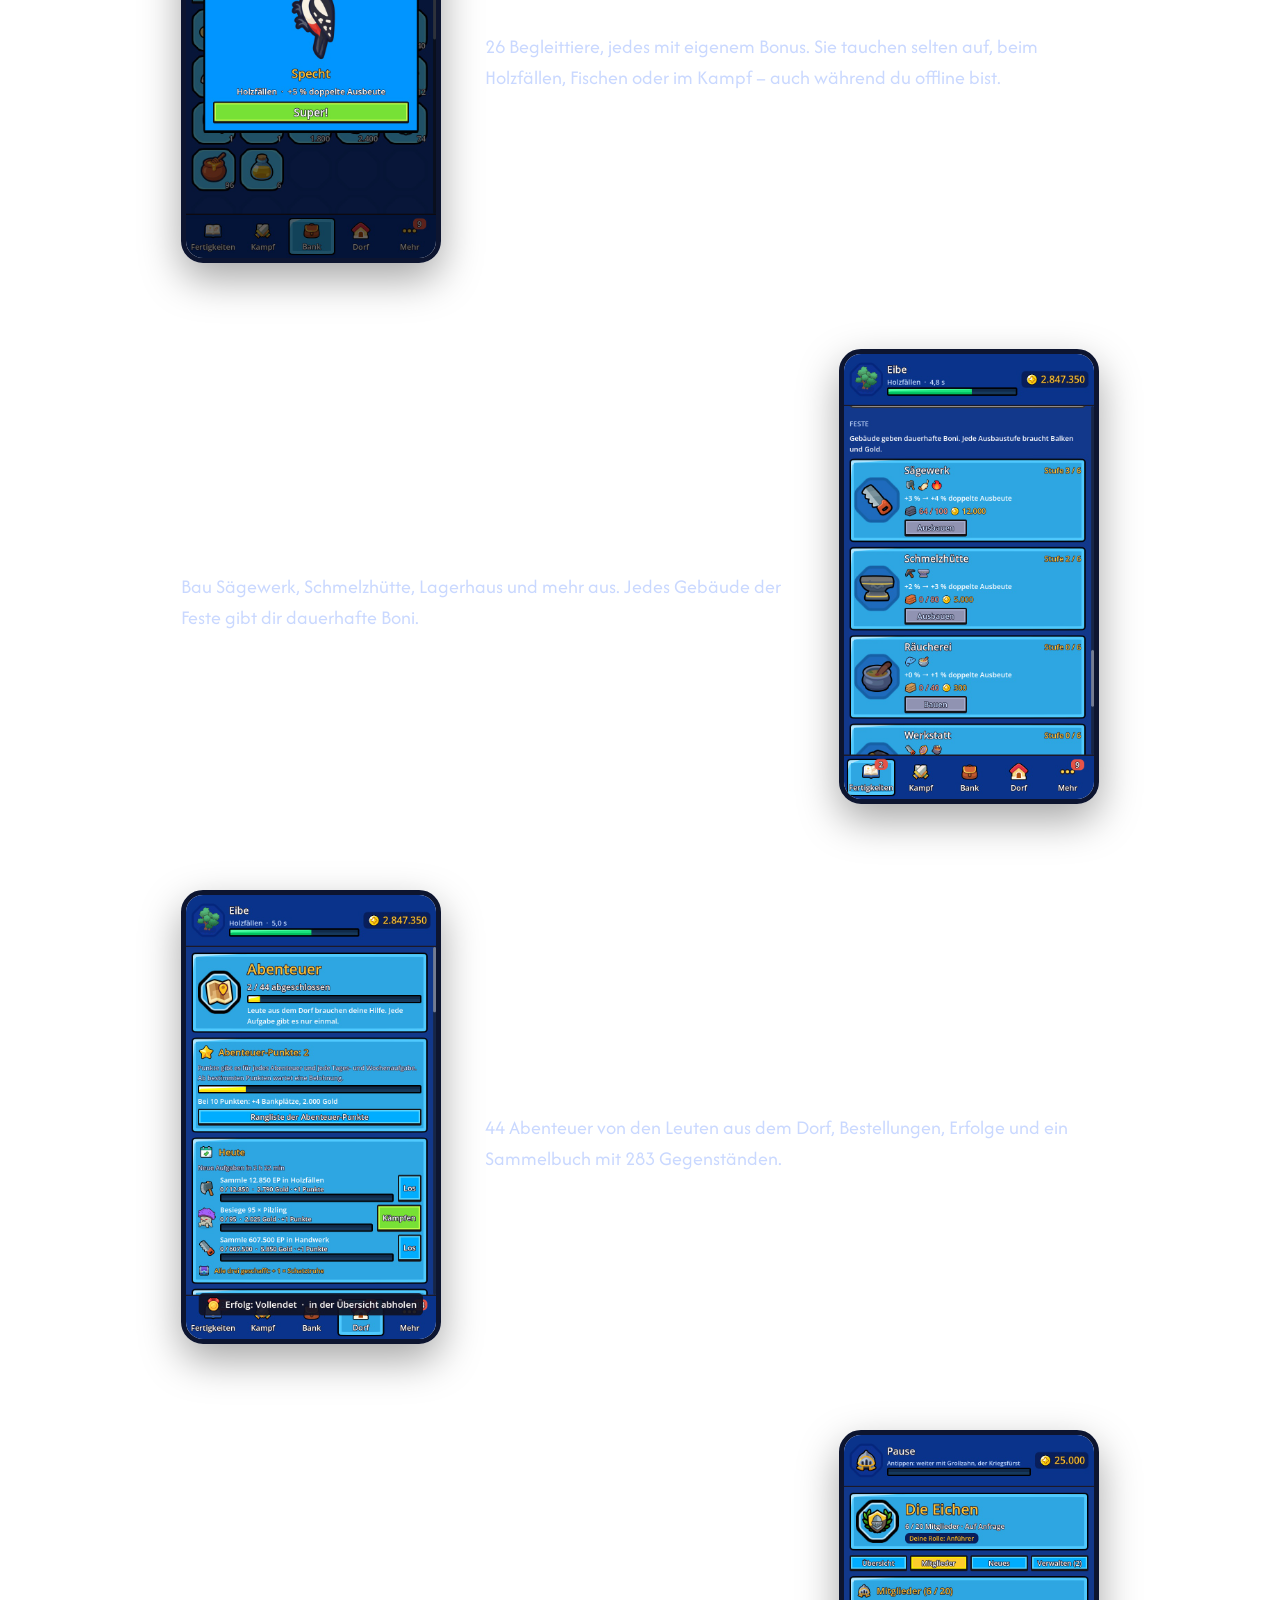
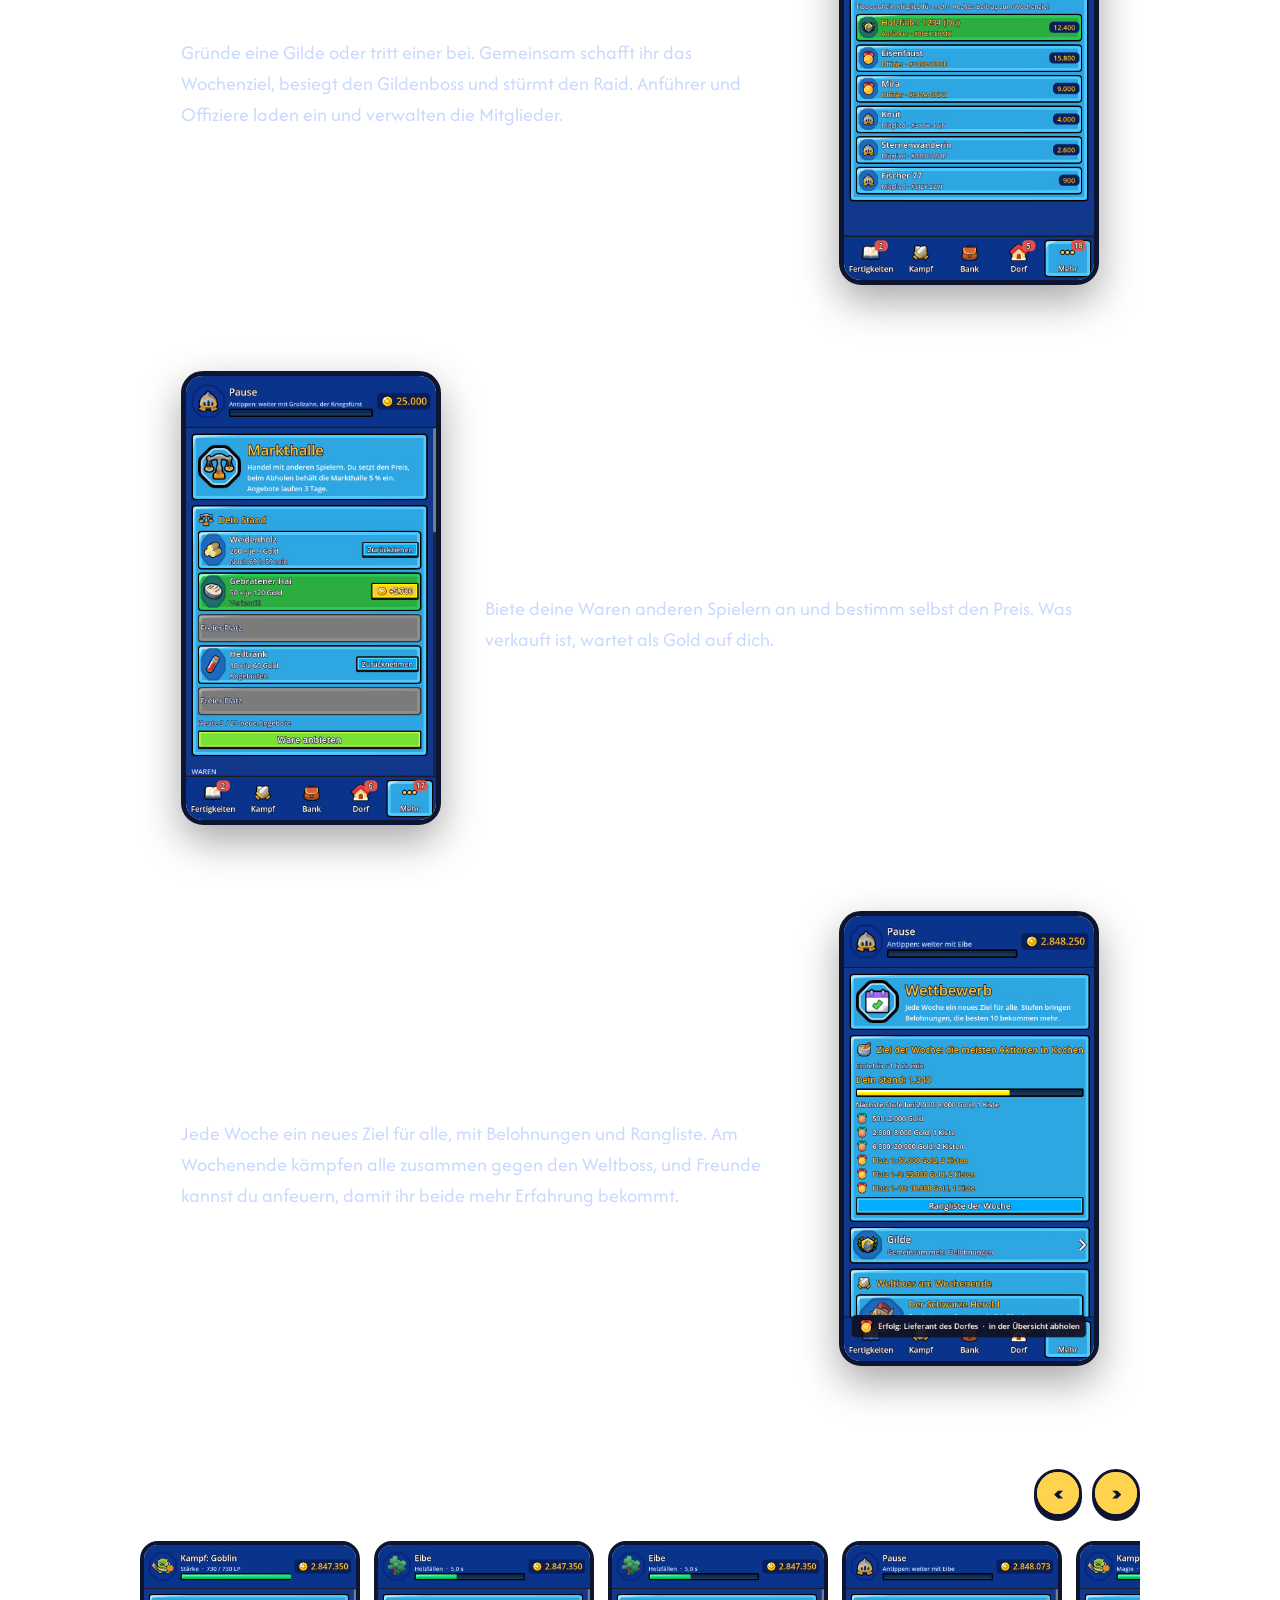
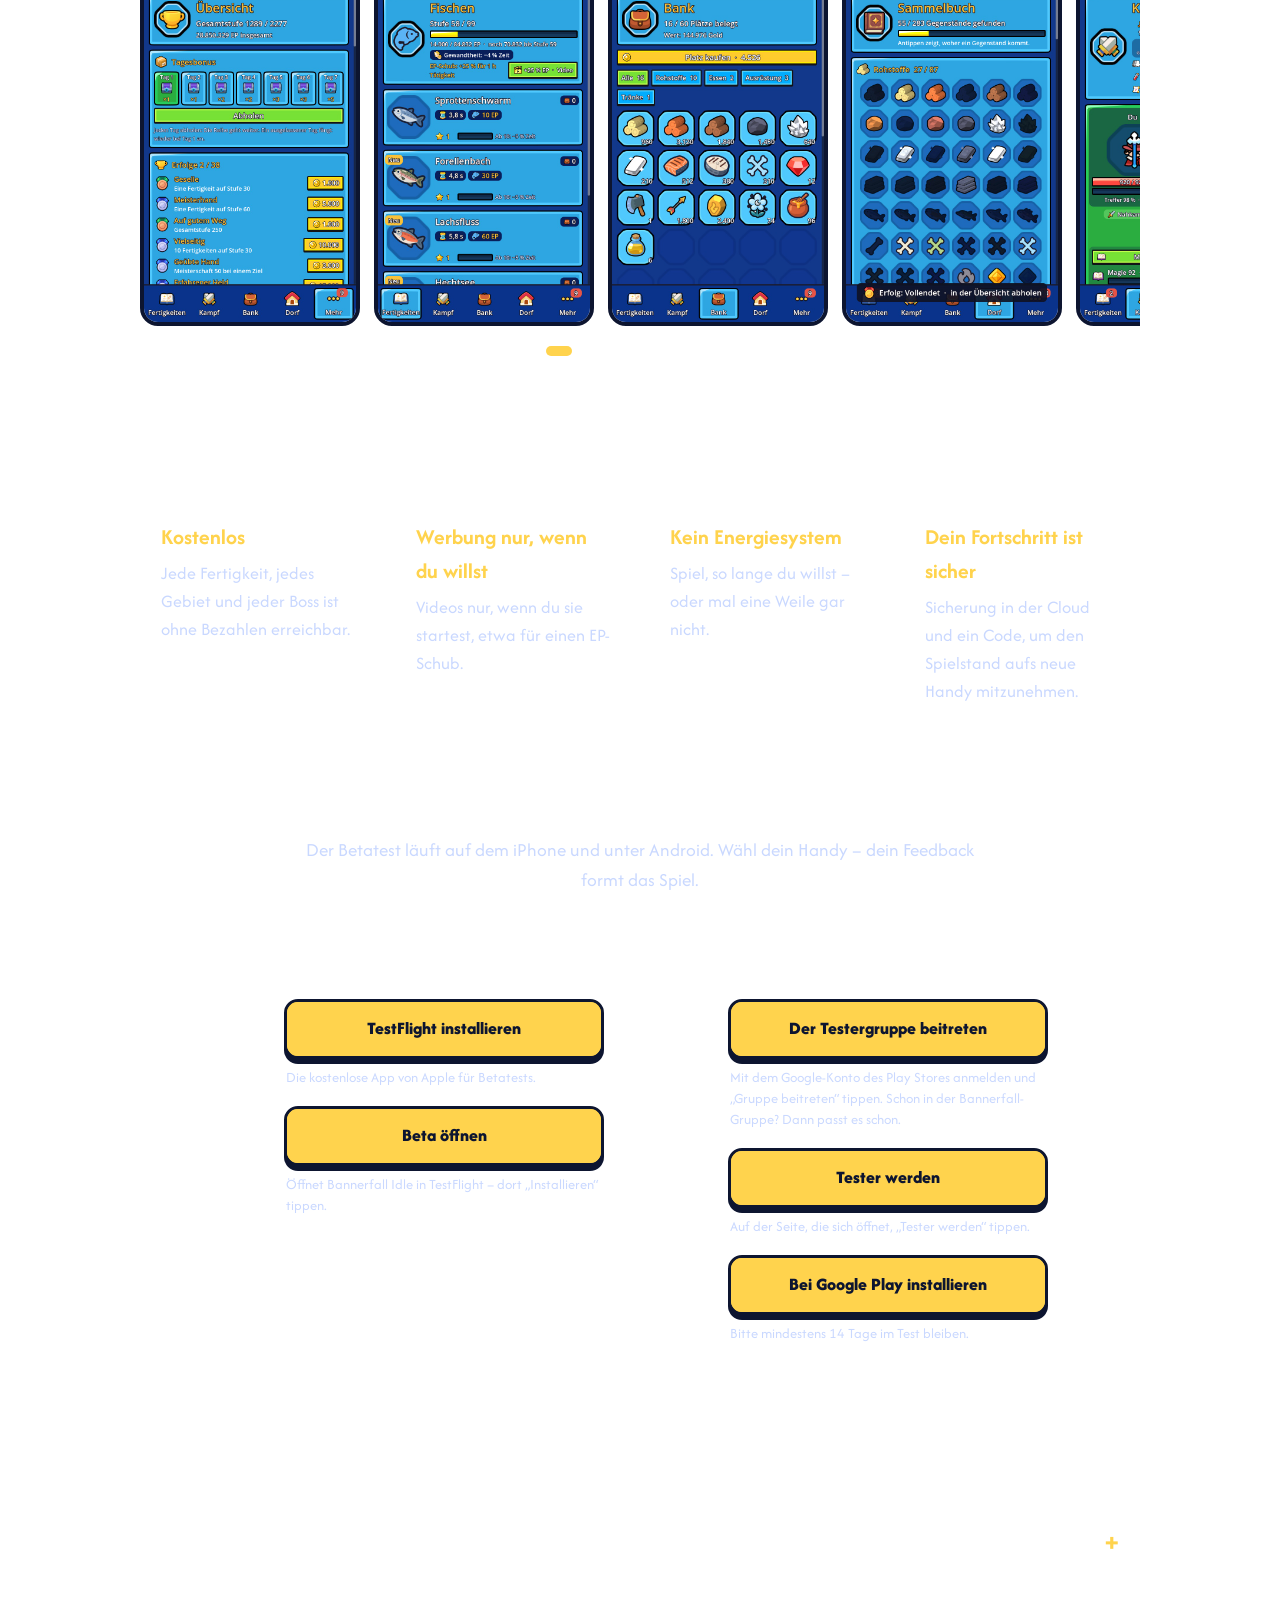
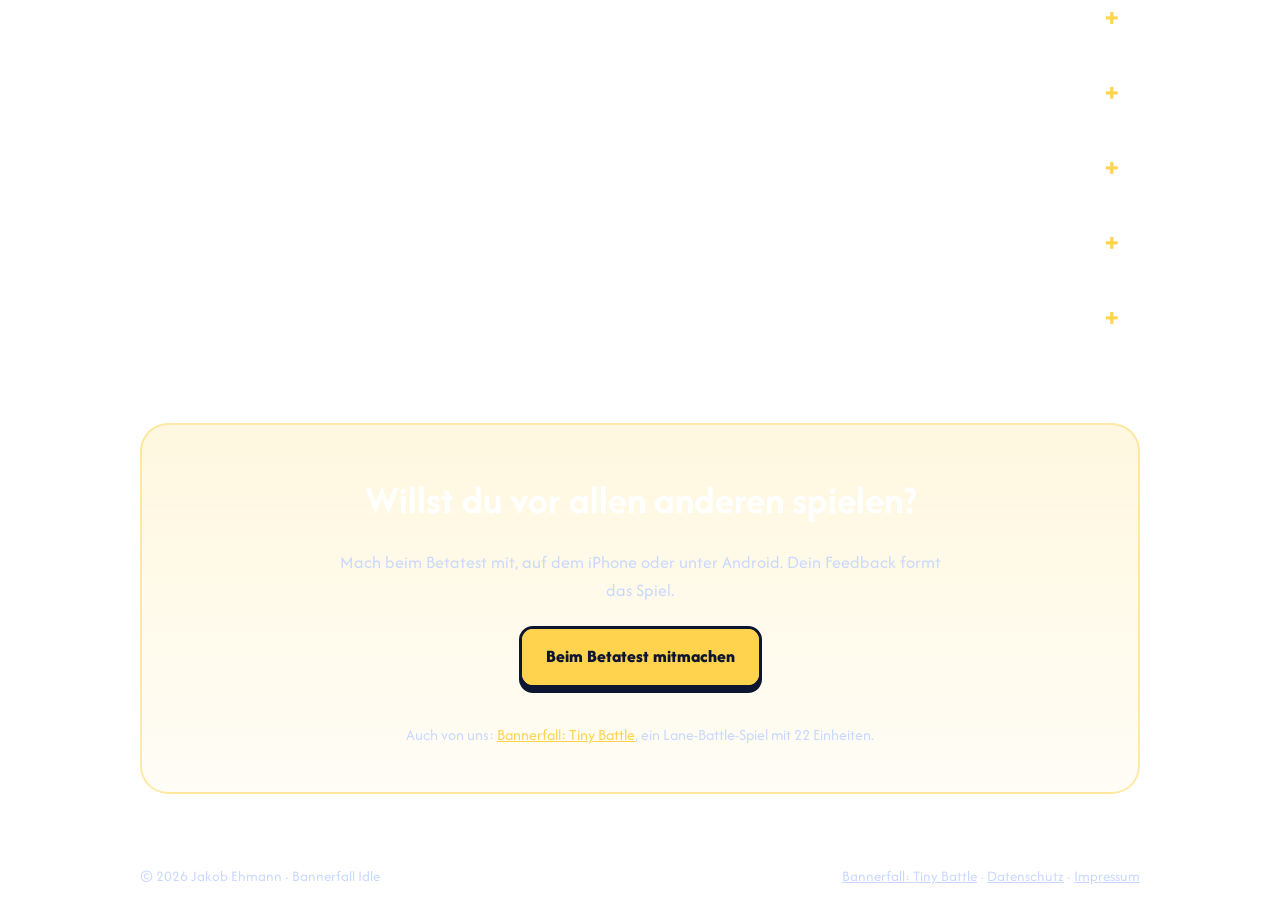
<file: de/idle/index.html>
<!doctype html>
<html lang="de">
<head>
<meta charset="utf-8">
<meta name="viewport" content="width=device-width, initial-scale=1">
<!-- Die Seite ist selbst dunkel gestaltet: Browser sollen sie im Darkmode nicht automatisch umfärben (Samsung Internet, Chrome). -->
<meta name="color-scheme" content="only light">
<meta name="supported-color-schemes" content="light only">
<title>Bannerfall Idle – Idle-Rollenspiel für iPhone & Android</title>
<meta name="description" content="Ein entspanntes Rollenspiel, das sich von selbst weiterspielt. Dein Held fällt Bäume, schürft Erz, schmiedet Schwerter und kämpft gegen Monster – auch wenn das Handy in der Tasche ist.">
<link rel="icon" href="../../img/idle/favicon.png">
<link rel="apple-touch-icon" href="../../img/idle/apple-touch-icon.png">
<link rel="preconnect" href="https://fonts.googleapis.com">
<link rel="preconnect" href="https://fonts.gstatic.com" crossorigin>
<link href="https://fonts.googleapis.com/css2?family=Afacad+Flux:wght@400;600;800&display=swap" rel="stylesheet">
<link rel="stylesheet" href="../../style.css?v=341d3c25">
</head>
<body>
<div class="wrap">
<header class="top">
<a class="brand" href="./"><img src="../../img/idle/icon.png" alt="">Bannerfall Idle</a>
<nav><a href="../idle/">Start</a><a href="../index.html">Bannerfall: Tiny Battle</a><a href="../idle-datenschutz.html">Datenschutz</a><a href="../impressum.html">Impressum</a><a href="../../idle/" lang="en">English</a></nav>
</header>

<main class="idle">
<section class="hero">
<div>
<span class="tag"><img class="face" src="../../img/ui/gold.png" alt="" aria-hidden="true"><span class="ink">Betatest läuft · iPhone & Android</span></span>
<h1>Bannerfall Idle</h1>
<p class="sub">Idle-Rollenspiel</p>
<p class="lead">Ein entspanntes Rollenspiel, das sich von selbst weiterspielt. Dein Held fällt Bäume, schürft Erz, schmiedet Schwerter und kämpft gegen Monster – auch wenn das Handy in der Tasche ist.</p>
<div class="cta"><a class="btn gold" href="#beta"><img class="face" src="../../img/ui/gold.png" alt="" aria-hidden="true"><span class="ink">Beim Betatest mitmachen</span></a><a class="btn ghost" href="#features">Spiel entdecken</a></div>
</div>
<div class="phones">
<div class="phone back"><img src="../../img/idle/de/drawer2.jpg" alt="" width="720" height="1280"></div>
<div class="phone"><img src="../../img/idle/de/slayer_combat.jpg" alt="Bannerfall Idle" width="720" height="1280"></div>
</div>
</section>
<section class="facts"><div class="fact"><b>23</b><span>Fertigkeiten bis Stufe 99</span></div><div class="fact"><b>41</b><span>Gegner und Bosse</span></div><div class="fact"><b>283</b><span>Gegenstände zum Sammeln</span></div><div class="fact"><b>26</b><span>seltene Begleittiere</span></div></section>
<section><h2>So funktioniert es</h2><ol class="steps"><li class="step"><span class="num"><img class="face" src="../../img/ui/gold.png" alt="" aria-hidden="true"><span class="ink">1</span></span><h3>Tätigkeit wählen</h3><p>Holzfällen, Fischen, Schmieden oder ein Kampf – ein Tipp, und dein Held legt los.</p></li><li class="step"><span class="num"><img class="face" src="../../img/ui/gold.png" alt="" aria-hidden="true"><span class="ink">2</span></span><h3>Handy weglegen</h3><p>Dein Held macht weiter, während das Spiel zu ist: bis zu 4 Stunden, mit Unterstützer 8.</p></li><li class="step"><span class="num"><img class="face" src="../../img/ui/gold.png" alt="" aria-hidden="true"><span class="ink">3</span></span><h3>Zurückkommen und wachsen</h3><p>Beute einsammeln, Stufen aufsteigen, bessere Ausrüstung schmieden und neue Gebiete freischalten.</p></li></ol></section>
<section id="features"><h2>Was dich erwartet</h2><div class="rows"><article class="row"><div class="shot"><img src="../../img/idle/de/offline.jpg" alt="Spielt weiter, während du weg bist" loading="lazy" width="720" height="1280"></div><div class="copy"><h3>Spielt weiter, während du weg bist</h3><p>Wähl eine Tätigkeit und mach das Spiel zu. Wenn du zurückkommst, siehst du genau, was dein Held geschafft hat: Holz, Erfahrung, neue Stufen und manchmal ein seltenes Begleittier.</p></div></article><article class="row flip"><div class="shot"><img src="../../img/idle/de/drawer2.jpg" alt="23 Fertigkeiten bis Stufe 99" loading="lazy" width="720" height="1280"></div><div class="copy"><h3>23 Fertigkeiten bis Stufe 99</h3><p>Holzfällen, Bergbau, Fischen, Jagd, Diebstahl und Gewandtheit bringen Rohstoffe. Schmieden, Kochen, Bognerei, Runenfertigung, Handwerk und Kräuterkunde machen daraus Ausrüstung, Essen, Pfeile, Runen und Tränke. Jedes Ziel hat seine eigene Meisterschaft, die es mit der Zeit schneller macht.</p></div></article><article class="row"><div class="shot"><img src="../../img/idle/de/smithing.jpg" alt="Schmiede deine Ausrüstung" loading="lazy" width="720" height="1280"></div><div class="copy"><h3>Schmiede deine Ausrüstung</h3><p>Aus Erz werden Barren, aus Barren Schwerter, Helme und Rüstungen. Jedes Metall ist stärker als das letzte, und mit wachsender Meisterschaft sparst du Material.</p></div></article><article class="row flip"><div class="shot"><img src="../../img/idle/de/slayer_combat.jpg" alt="Nahkampf, Bogen und Magie" loading="lazy" width="720" height="1280"></div><div class="copy"><h3>Nahkampf, Bogen und Magie</h3><p>Drei Kampfstile, die sich gegenseitig schlagen. Kämpf gegen 41 Gegner in zwölf Gebieten, lade Spezialangriffe auf und nimm Kopfgeld-Aufträge an. Leg Essen und Tränke ein, dann kämpft dein Held auch offline weiter.</p></div></article><article class="row"><div class="shot"><img src="../../img/idle/de/dungeon.jpg" alt="Verliese und Bosse" loading="lazy" width="720" height="1280"></div><div class="copy"><h3>Verliese und Bosse</h3><p>Fünf Verliese mit einem Boss und einer Truhe am Ende, dazu mächtige Bosse, die eigene, seltene Boss-Begleiter hinterlassen.</p></div></article><article class="row flip"><div class="shot"><img src="../../img/idle/de/farming3.jpg" alt="Beete und Tiere" loading="lazy" width="720" height="1280"></div><div class="copy"><h3>Beete und Tiere</h3><p>Pflanz Kräuter und Gemüse, die nebenbei wachsen, halte Bienen und Seidenraupen und ernte, wann immer du vorbeischaust.</p></div></article><article class="row"><div class="shot"><img src="../../img/idle/de/pet.jpg" alt="Finde seltene Begleittiere" loading="lazy" width="720" height="1280"></div><div class="copy"><h3>Finde seltene Begleittiere</h3><p>26 Begleittiere, jedes mit eigenem Bonus. Sie tauchen selten auf, beim Holzfällen, Fischen oder im Kampf – auch während du offline bist.</p></div></article><article class="row flip"><div class="shot"><img src="../../img/idle/de/construction2.jpg" alt="Bau deine Feste" loading="lazy" width="720" height="1280"></div><div class="copy"><h3>Bau deine Feste</h3><p>Bau Sägewerk, Schmelzhütte, Lagerhaus und mehr aus. Jedes Gebäude der Feste gibt dir dauerhafte Boni.</p></div></article><article class="row"><div class="shot"><img src="../../img/idle/de/quests.jpg" alt="Hilf dem Dorf" loading="lazy" width="720" height="1280"></div><div class="copy"><h3>Hilf dem Dorf</h3><p>44 Abenteuer von den Leuten aus dem Dorf, Bestellungen, Erfolge und ein Sammelbuch mit 283 Gegenständen.</p></div></article><article class="row flip"><div class="shot"><img src="../../img/idle/de/guild_members.jpg" alt="Gilden" loading="lazy" width="720" height="1280"></div><div class="copy"><h3>Gilden</h3><p>Gründe eine Gilde oder tritt einer bei. Gemeinsam schafft ihr das Wochenziel, besiegt den Gildenboss und stürmt den Raid. Anführer und Offiziere laden ein und verwalten die Mitglieder.</p></div></article><article class="row"><div class="shot"><img src="../../img/idle/de/market.jpg" alt="Handel in der Markthalle" loading="lazy" width="720" height="1280"></div><div class="copy"><h3>Handel in der Markthalle</h3><p>Biete deine Waren anderen Spielern an und bestimm selbst den Preis. Was verkauft ist, wartet als Gold auf dich.</p></div></article><article class="row flip"><div class="shot"><img src="../../img/idle/de/weekly.jpg" alt="Wettbewerb und Weltboss" loading="lazy" width="720" height="1280"></div><div class="copy"><h3>Wettbewerb und Weltboss</h3><p>Jede Woche ein neues Ziel für alle, mit Belohnungen und Rangliste. Am Wochenende kämpfen alle zusammen gegen den Weltboss, und Freunde kannst du anfeuern, damit ihr beide mehr Erfahrung bekommt.</p></div></article></div></section>
<section class="slider"><div class="slider-head"><h2>Bilder aus dem Spiel</h2><div class="arrows"><button type="button" class="arrow" data-dir="-1" aria-label="Zurück"><img class="face" src="../../img/ui/gold.png" alt="" aria-hidden="true"><span class="ink">‹</span></button><button type="button" class="arrow" data-dir="1" aria-label="Weiter"><img class="face" src="../../img/ui/gold.png" alt="" aria-hidden="true"><span class="ink">›</span></button></div></div><div class="gallery"><img src="../../img/idle/de/overview.jpg" alt="Bannerfall Idle" loading="lazy" width="720" height="1280"><img src="../../img/idle/de/fishing.jpg" alt="Bannerfall Idle" loading="lazy" width="720" height="1280"><img src="../../img/idle/de/bank.jpg" alt="Bannerfall Idle" loading="lazy" width="720" height="1280"><img src="../../img/idle/de/collection.jpg" alt="Bannerfall Idle" loading="lazy" width="720" height="1280"><img src="../../img/idle/de/potion.jpg" alt="Bannerfall Idle" loading="lazy" width="720" height="1280"><img src="../../img/idle/de/boss_fight.jpg" alt="Bannerfall Idle" loading="lazy" width="720" height="1280"><img src="../../img/idle/de/guild_boss.jpg" alt="Bannerfall Idle" loading="lazy" width="720" height="1280"><img src="../../img/idle/de/ranking.jpg" alt="Bannerfall Idle" loading="lazy" width="720" height="1280"><img src="../../img/idle/de/friends.jpg" alt="Bannerfall Idle" loading="lazy" width="720" height="1280"><img src="../../img/idle/de/world.jpg" alt="Bannerfall Idle" loading="lazy" width="720" height="1280"></div><div class="dots"><button type="button" class="dot on" aria-label="1"></button><button type="button" class="dot" aria-label="2"></button><button type="button" class="dot" aria-label="3"></button><button type="button" class="dot" aria-label="4"></button><button type="button" class="dot" aria-label="5"></button><button type="button" class="dot" aria-label="6"></button><button type="button" class="dot" aria-label="7"></button><button type="button" class="dot" aria-label="8"></button><button type="button" class="dot" aria-label="9"></button><button type="button" class="dot" aria-label="10"></button></div></section>
<section><h2>Fair spielbar</h2><div class="features four"><div class="feature"><h3>Kostenlos</h3><p>Jede Fertigkeit, jedes Gebiet und jeder Boss ist ohne Bezahlen erreichbar.</p></div><div class="feature"><h3>Werbung nur, wenn du willst</h3><p>Videos nur, wenn du sie startest, etwa für einen EP-Schub.</p></div><div class="feature"><h3>Kein Energiesystem</h3><p>Spiel, so lange du willst – oder mal eine Weile gar nicht.</p></div><div class="feature"><h3>Dein Fortschritt ist sicher</h3><p>Sicherung in der Cloud und ein Code, um den Spielstand aufs neue Handy mitzunehmen.</p></div></div></section>
<section class="beta" id="beta"><h2>Beim Betatest mitmachen</h2><p class="section-lead">Der Betatest läuft auf dem iPhone und unter Android. Wähl dein Handy – dein Feedback formt das Spiel.</p><div class="bcards"><div class="bcard ios"><h3>iPhone</h3><ol class="asteps"><li><span class="snum">1</span><div><a class="btn gold" href="https://apps.apple.com/app/testflight/id899247664" target="_blank" rel="noopener"><img class="face" src="../../img/ui/gold.png" alt="" aria-hidden="true"><span class="ink">TestFlight installieren</span></a><p>Die kostenlose App von Apple für Betatests.</p></div></li><li><span class="snum">2</span><div><a class="btn gold" href="https://testflight.apple.com/join/ukbr8v5b" target="_blank" rel="noopener"><img class="face" src="../../img/ui/gold.png" alt="" aria-hidden="true"><span class="ink">Beta öffnen</span></a><p>Öffnet Bannerfall Idle in TestFlight – dort „Installieren“ tippen.</p></div></li></ol></div><div class="bcard android"><h3>Android</h3><ol class="asteps"><li><span class="snum">1</span><div><a class="btn gold" href="https://groups.google.com/g/bannerfall-tester" target="_blank" rel="noopener"><img class="face" src="../../img/ui/gold.png" alt="" aria-hidden="true"><span class="ink">Der Testergruppe beitreten</span></a><p>Mit dem Google-Konto des Play Stores anmelden und „Gruppe beitreten“ tippen. Schon in der Bannerfall-Gruppe? Dann passt es schon.</p></div></li><li><span class="snum">2</span><div><a class="btn gold" href="https://play.google.com/apps/testing/de.jakobehmann.bannerfallidle" target="_blank" rel="noopener"><img class="face" src="../../img/ui/gold.png" alt="" aria-hidden="true"><span class="ink">Tester werden</span></a><p>Auf der Seite, die sich öffnet, „Tester werden“ tippen.</p></div></li><li><span class="snum">3</span><div><a class="btn gold" href="https://play.google.com/store/apps/details?id=de.jakobehmann.bannerfallidle" target="_blank" rel="noopener"><img class="face" src="../../img/ui/gold.png" alt="" aria-hidden="true"><span class="ink">Bei Google Play installieren</span></a><p>Bitte mindestens 14 Tage im Test bleiben.</p></div></li></ol></div></div></section>
<section class="faq"><h2>Fragen</h2><details><summary>Was ist ein Idle-Spiel?</summary><p>Ein Spiel, das ohne dich weiterläuft. Du bestimmst, was dein Held tut, und er macht weiter, auch wenn die App zu ist. Kurz reinschauen oder eine Stunde spielen – beides passt.</p></details><details><summary>Wann erscheint Bannerfall Idle?</summary><p>Der Betatest läuft auf dem iPhone (TestFlight) und unter Android (Google Play). Die Veröffentlichung folgt, sobald das Feedback eingearbeitet ist.</p></details><details><summary>Hat das etwas mit Bannerfall: Tiny Battle zu tun?</summary><p>Es kommt vom selben Entwickler und hat denselben Look, ist aber ein eigenes Spiel mit eigenem Spielstand. Du brauchst Bannerfall nicht, um es zu spielen.</p></details><details><summary>Kostet das Spiel etwas?</summary><p>Nein. Bannerfall Idle ist kostenlos. Der freiwillige Einmalkauf „Unterstützer“ verlängert die Offline-Zeit auf 8 Stunden und bringt ein paar Annehmlichkeiten, aber alles ist auch durchs Spielen erreichbar.</p></details><details><summary>Welche Sprachen gibt es?</summary><p>Deutsch und Englisch. Das Spiel folgt der Sprache deines Geräts und lässt sich in den Einstellungen umstellen.</p></details><details><summary>Wer steckt hinter Bannerfall Idle?</summary><p>Bannerfall Idle ist ein Indie-Spiel von Jakob Ehmann aus Österreich.</p></details></section>
<section class="final"><h2>Willst du vor allen anderen spielen?</h2><p>Mach beim Betatest mit, auf dem iPhone oder unter Android. Dein Feedback formt das Spiel.</p><a class="btn gold" href="#beta"><img class="face" src="../../img/ui/gold.png" alt="" aria-hidden="true"><span class="ink">Beim Betatest mitmachen</span></a><p class="other">Auch von uns: <a href="../index.html">Bannerfall: Tiny Battle</a>, ein Lane-Battle-Spiel mit 22 Einheiten.</p></section>
</main><script>
// Beta-Knopf des eigenen Handys hervorheben und nach vorne holen.
(function () {
  var ua = navigator.userAgent, mine = /android/i.test(ua) ? 'android' : (/iphone|ipad|ipod/i.test(ua) || (/macintosh/i.test(ua) && 'ontouchend' in document)) ? 'ios' : '';
  var b = mine && document.querySelector('.bcard.' + mine);
  if (b) { b.classList.add('mine'); b.parentNode.prepend(b); }
})();
document.querySelectorAll('.slider').forEach(function (s) {
  var g = s.querySelector('.gallery');
  var imgs = g.querySelectorAll('img');
  var dots = s.querySelectorAll('.dot');
  function current() {
    // Bild, dessen linke Kante am nächsten am Anfang des sichtbaren Bereichs liegt.
    var left = g.getBoundingClientRect().left + parseFloat(getComputedStyle(g).paddingLeft), best = 0, dist = 1e9;
    imgs.forEach(function (im, i) {
      var d = Math.abs(im.getBoundingClientRect().left - left);
      if (d < dist) { dist = d; best = i; }
    });
    return best;
  }
  // Eigene Animation statt scrollTo({behavior: 'smooth'}): das brechen manche Browser zusammen mit dem Einrasten ab.
  var anim = null;
  function go(i) {
    i = (i + imgs.length) % imgs.length;
    var from = g.scrollLeft, to = Math.min(imgs[i].offsetLeft - imgs[0].offsetLeft, g.scrollWidth - g.clientWidth), t0 = null;
    if (anim) cancelAnimationFrame(anim);
    g.style.scrollSnapType = 'none';
    function step(t) {
      if (t0 === null) t0 = t;
      var k = Math.min(1, (t - t0) / 350), e = 1 - Math.pow(1 - k, 3);
      g.scrollLeft = from + (to - from) * e;
      if (k < 1) anim = requestAnimationFrame(step);
      else { anim = null; g.style.scrollSnapType = ''; }
    }
    anim = requestAnimationFrame(step);
  }
  var tick = null;
  g.addEventListener('scroll', function () {
    if (tick) return;
    tick = requestAnimationFrame(function () {
      tick = null;
      var c = current();
      var atEnd = g.scrollLeft >= g.scrollWidth - g.clientWidth - 4;
      dots.forEach(function (d, i) { d.classList.toggle('on', atEnd ? i === dots.length - 1 : i === c); });
    });
  });
  dots.forEach(function (d, i) { d.addEventListener('click', function () { go(i); }); });
  s.querySelectorAll('.arrow').forEach(function (b) {
    b.addEventListener('click', function () {
      var atEnd = g.scrollLeft >= g.scrollWidth - g.clientWidth - 4;
      var dir = +b.dataset.dir;
      if (dir > 0 && atEnd) go(0); else go(current() + dir);
    });
  });
  // Mit der Maus ziehen (am Handy wischt der Browser selbst).
  var down = false, x0 = 0, l0 = 0;
  g.addEventListener('pointerdown', function (e) {
    if (e.pointerType !== 'mouse') return;
    down = true; x0 = e.clientX; l0 = g.scrollLeft; g.classList.add('drag');
  });
  window.addEventListener('pointermove', function (e) { if (down) g.scrollLeft = l0 - (e.clientX - x0); });
  window.addEventListener('pointerup', function () {
    if (!down) return;
    down = false; g.classList.remove('drag'); go(current());
  });
  g.addEventListener('dragstart', function (e) { e.preventDefault(); });
});
</script>
</div>
<footer><div class="wrap"><span>© 2026 Jakob Ehmann · Bannerfall Idle</span><span><a href="../index.html">Bannerfall: Tiny Battle</a> · <a href="../idle-datenschutz.html">Datenschutz</a> · <a href="../impressum.html">Impressum</a></span></div></footer>
</body>
</html>
</file>
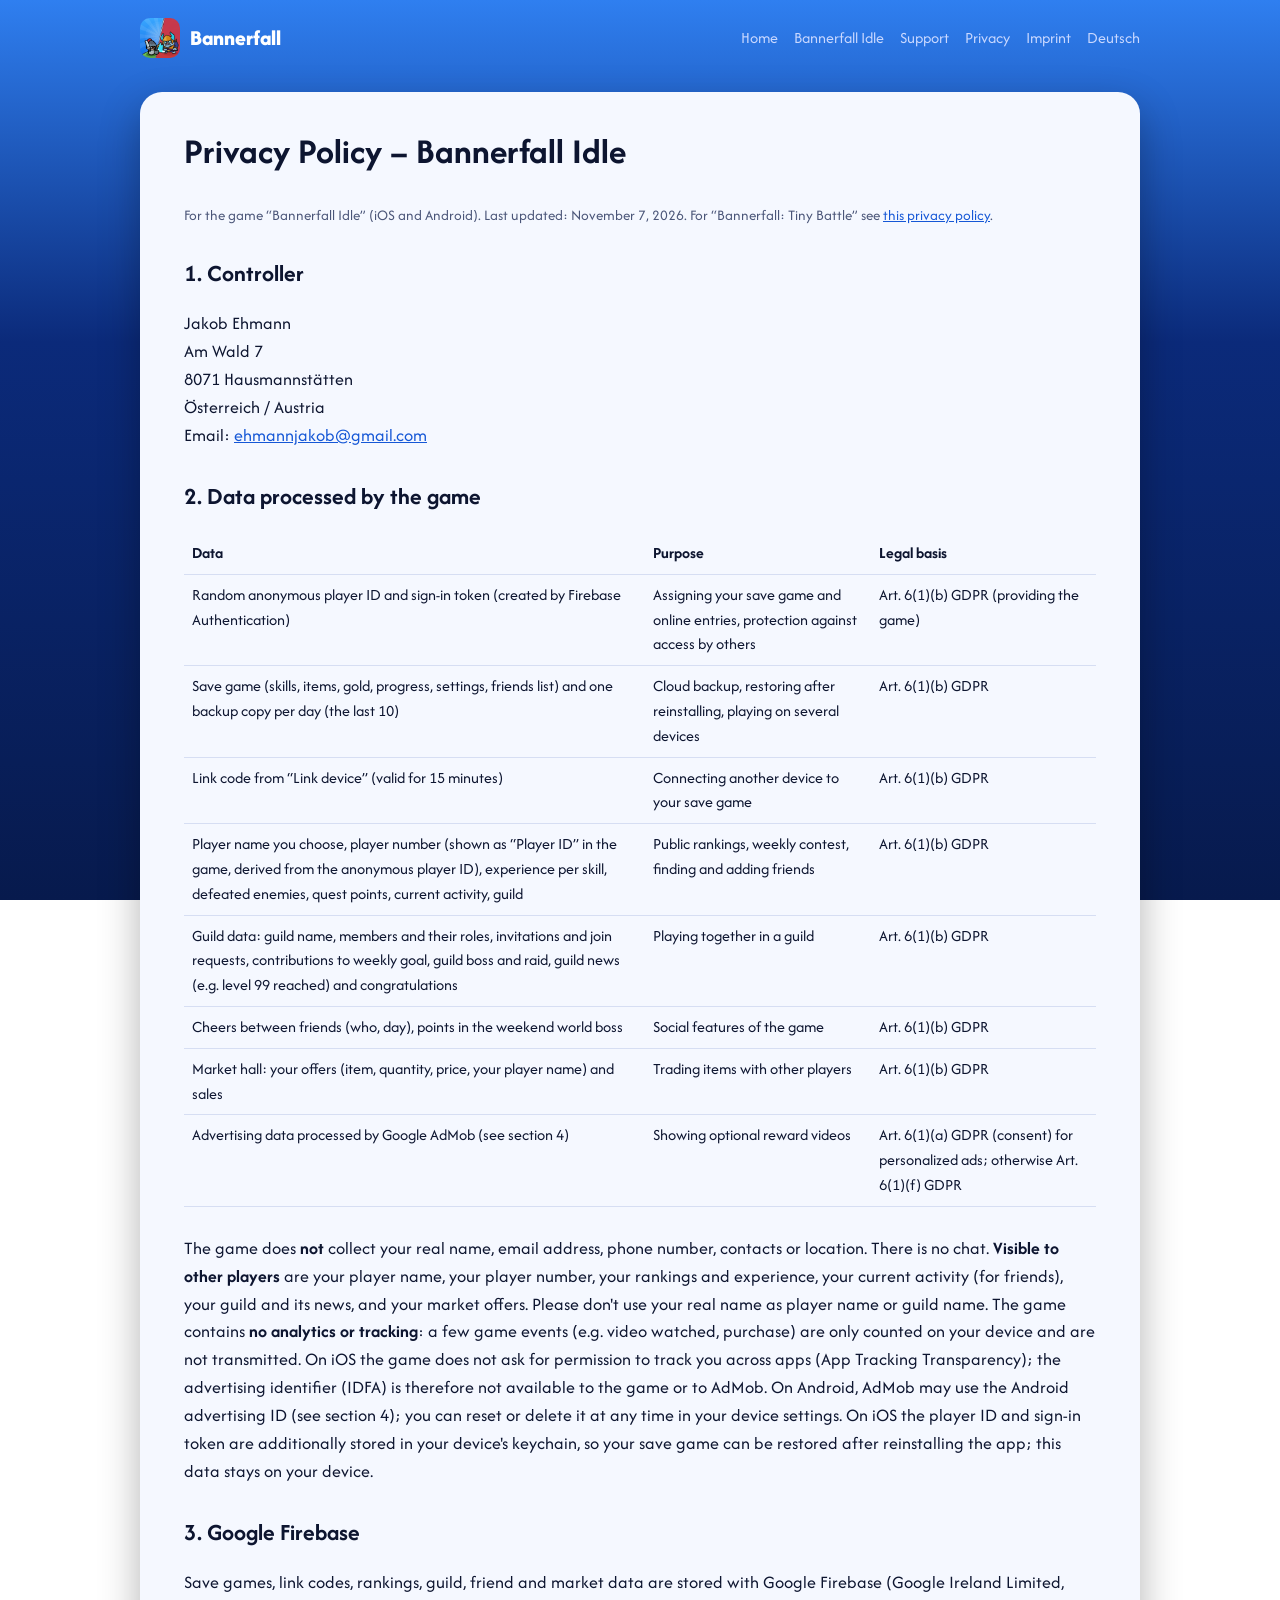
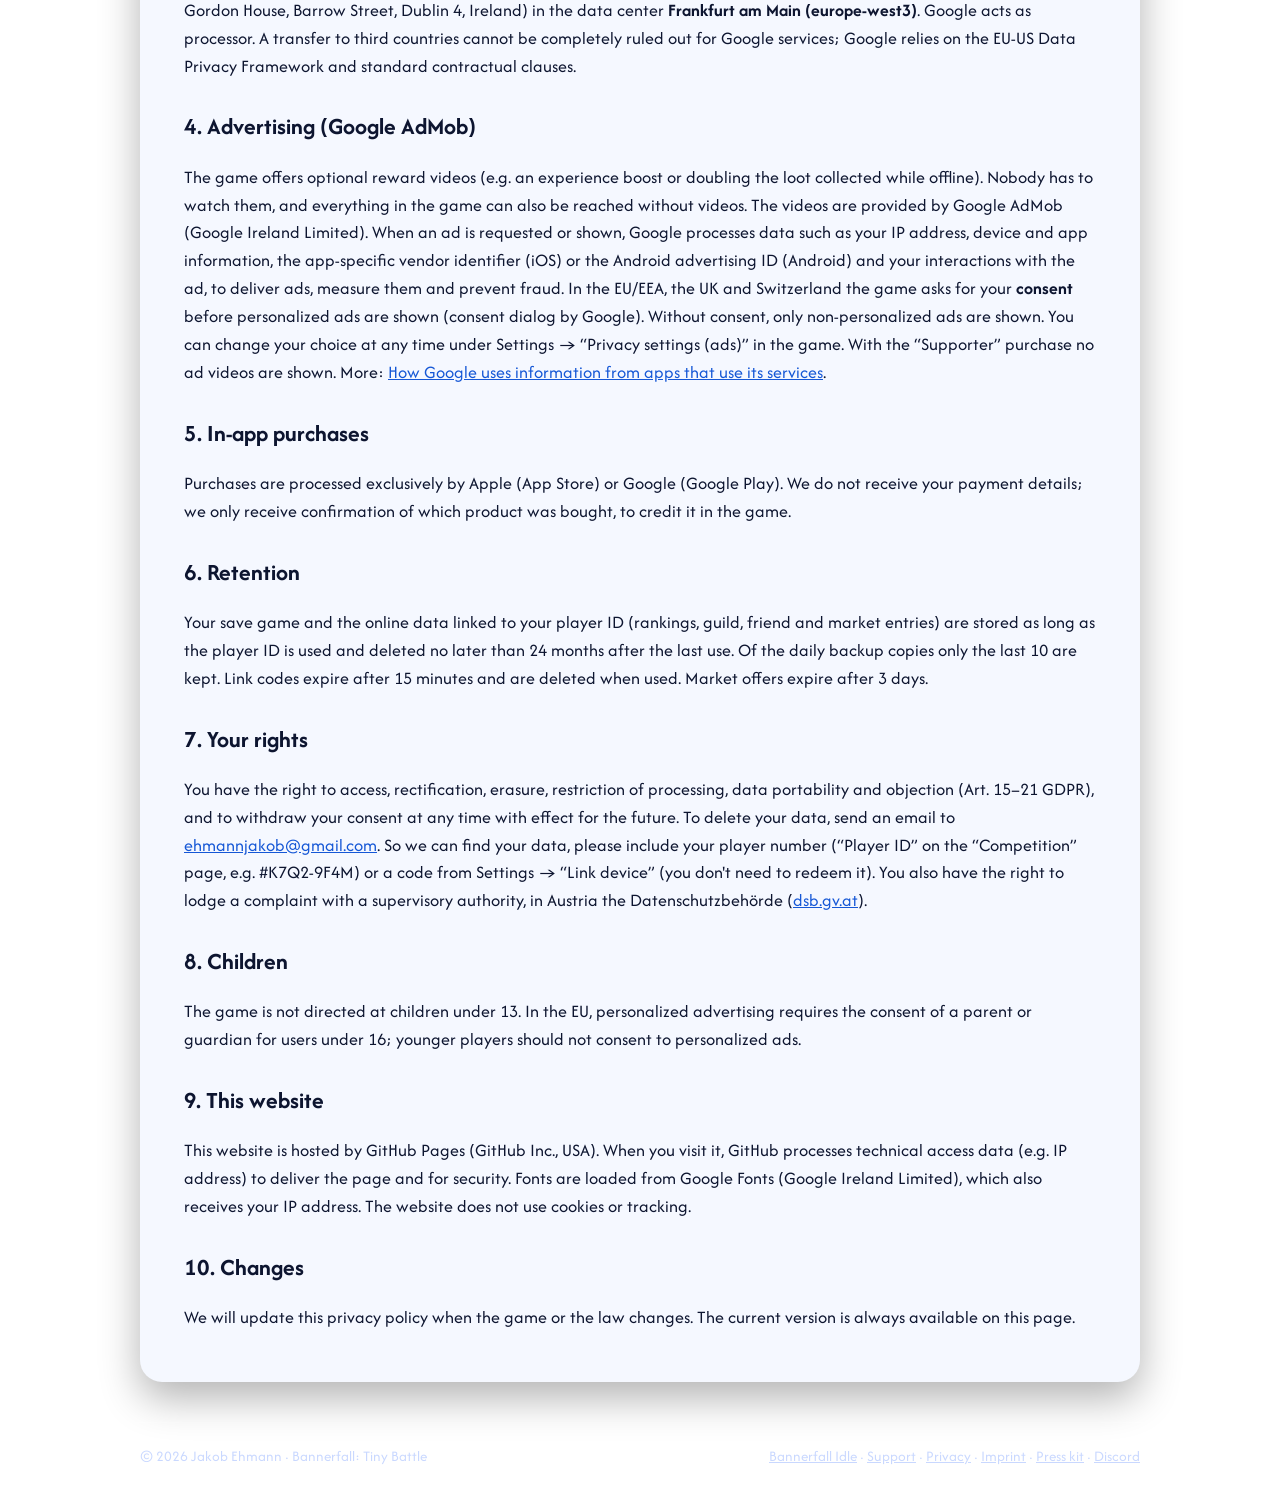
<file: idle-privacy.html>
<!doctype html>
<html lang="en">
<head>
<meta charset="utf-8">
<meta name="viewport" content="width=device-width, initial-scale=1">
<!-- Die Seite ist selbst dunkel gestaltet: Browser sollen sie im Darkmode nicht automatisch umfärben (Samsung Internet, Chrome). -->
<meta name="color-scheme" content="only light">
<meta name="supported-color-schemes" content="light only">
<title>Privacy Policy – Bannerfall Idle</title>
<meta name="description" content="">
<link rel="icon" href="favicon.png">
<link rel="apple-touch-icon" href="apple-touch-icon.png">
<link rel="preconnect" href="https://fonts.googleapis.com">
<link rel="preconnect" href="https://fonts.gstatic.com" crossorigin>
<link href="https://fonts.googleapis.com/css2?family=Afacad+Flux:wght@400;600;800&display=swap" rel="stylesheet">
<link rel="stylesheet" href="style.css?v=341d3c25">
</head>
<body>
<div class="wrap">
<header class="top">
<a class="brand" href="index.html"><img src="img/icon.png" alt="">Bannerfall</a>
<nav><a href="index.html">Home</a><a href="idle/">Bannerfall Idle</a><a href="support.html">Support</a><a href="privacy.html">Privacy</a><a href="imprint.html">Imprint</a><a href="de/idle-datenschutz.html" lang="de">Deutsch</a></nav>
</header>
<main class="doc">
<h1>Privacy Policy – Bannerfall Idle</h1>
<p class="note">For the game “Bannerfall Idle” (iOS and Android). Last updated: November 7, 2026. For “Bannerfall: Tiny Battle” see <a href="privacy.html">this privacy policy</a>.</p>
<h2>1. Controller</h2>
<p>Jakob Ehmann<br>Am Wald 7<br>8071 Hausmannstätten<br>Österreich / Austria<br>Email: <a href="mailto:ehmannjakob@gmail.com">ehmannjakob@gmail.com</a></p>
<h2>2. Data processed by the game</h2>
<div class="table-scroll"><table><tr><th>Data</th><th>Purpose</th><th>Legal basis</th></tr><tr><td>Random anonymous player ID and sign-in token (created by Firebase Authentication)</td><td>Assigning your save game and online entries, protection against access by others</td><td>Art. 6(1)(b) GDPR (providing the game)</td></tr><tr><td>Save game (skills, items, gold, progress, settings, friends list) and one backup copy per day (the last 10)</td><td>Cloud backup, restoring after reinstalling, playing on several devices</td><td>Art. 6(1)(b) GDPR</td></tr><tr><td>Link code from “Link device” (valid for 15 minutes)</td><td>Connecting another device to your save game</td><td>Art. 6(1)(b) GDPR</td></tr><tr><td>Player name you choose, player number (shown as “Player ID” in the game, derived from the anonymous player ID), experience per skill, defeated enemies, quest points, current activity, guild</td><td>Public rankings, weekly contest, finding and adding friends</td><td>Art. 6(1)(b) GDPR</td></tr><tr><td>Guild data: guild name, members and their roles, invitations and join requests, contributions to weekly goal, guild boss and raid, guild news (e.g. level 99 reached) and congratulations</td><td>Playing together in a guild</td><td>Art. 6(1)(b) GDPR</td></tr><tr><td>Cheers between friends (who, day), points in the weekend world boss</td><td>Social features of the game</td><td>Art. 6(1)(b) GDPR</td></tr><tr><td>Market hall: your offers (item, quantity, price, your player name) and sales</td><td>Trading items with other players</td><td>Art. 6(1)(b) GDPR</td></tr><tr><td>Advertising data processed by Google AdMob (see section 4)</td><td>Showing optional reward videos</td><td>Art. 6(1)(a) GDPR (consent) for personalized ads; otherwise Art. 6(1)(f) GDPR</td></tr></table></div>
<p>The game does <strong>not</strong> collect your real name, email address, phone number, contacts or location. There is no chat. <strong>Visible to other players</strong> are your player name, your player number, your rankings and experience, your current activity (for friends), your guild and its news, and your market offers. Please don't use your real name as player name or guild name. The game contains <strong>no analytics or tracking</strong>: a few game events (e.g. video watched, purchase) are only counted on your device and are not transmitted. On iOS the game does not ask for permission to track you across apps (App Tracking Transparency); the advertising identifier (IDFA) is therefore not available to the game or to AdMob. On Android, AdMob may use the Android advertising ID (see section 4); you can reset or delete it at any time in your device settings. On iOS the player ID and sign-in token are additionally stored in your device's keychain, so your save game can be restored after reinstalling the app; this data stays on your device.</p>
<h2>3. Google Firebase</h2>
<p>Save games, link codes, rankings, guild, friend and market data are stored with Google Firebase (Google Ireland Limited, Gordon House, Barrow Street, Dublin 4, Ireland) in the data center <strong>Frankfurt am Main (europe-west3)</strong>. Google acts as processor. A transfer to third countries cannot be completely ruled out for Google services; Google relies on the EU-US Data Privacy Framework and standard contractual clauses.</p>
<h2>4. Advertising (Google AdMob)</h2>
<p>The game offers optional reward videos (e.g. an experience boost or doubling the loot collected while offline). Nobody has to watch them, and everything in the game can also be reached without videos. The videos are provided by Google AdMob (Google Ireland Limited). When an ad is requested or shown, Google processes data such as your IP address, device and app information, the app-specific vendor identifier (iOS) or the Android advertising ID (Android) and your interactions with the ad, to deliver ads, measure them and prevent fraud. In the EU/EEA, the UK and Switzerland the game asks for your <strong>consent</strong> before personalized ads are shown (consent dialog by Google). Without consent, only non-personalized ads are shown. You can change your choice at any time under Settings → “Privacy settings (ads)” in the game. With the “Supporter” purchase no ad videos are shown. More: <a href="https://policies.google.com/technologies/partner-sites">How Google uses information from apps that use its services</a>.</p>
<h2>5. In-app purchases</h2>
<p>Purchases are processed exclusively by Apple (App Store) or Google (Google Play). We do not receive your payment details; we only receive confirmation of which product was bought, to credit it in the game.</p>
<h2>6. Retention</h2>
<p>Your save game and the online data linked to your player ID (rankings, guild, friend and market entries) are stored as long as the player ID is used and deleted no later than 24 months after the last use. Of the daily backup copies only the last 10 are kept. Link codes expire after 15 minutes and are deleted when used. Market offers expire after 3 days.</p>
<h2>7. Your rights</h2>
<p>You have the right to access, rectification, erasure, restriction of processing, data portability and objection (Art. 15–21 GDPR), and to withdraw your consent at any time with effect for the future. To delete your data, send an email to <a href="mailto:ehmannjakob@gmail.com">ehmannjakob@gmail.com</a>. So we can find your data, please include your player number (“Player ID” on the “Competition” page, e.g. #K7Q2-9F4M) or a code from Settings → “Link device” (you don't need to redeem it). You also have the right to lodge a complaint with a supervisory authority, in Austria the Datenschutzbehörde (<a href="https://www.dsb.gv.at">dsb.gv.at</a>).</p>
<h2>8. Children</h2>
<p>The game is not directed at children under 13. In the EU, personalized advertising requires the consent of a parent or guardian for users under 16; younger players should not consent to personalized ads.</p>
<h2>9. This website</h2>
<p>This website is hosted by GitHub Pages (GitHub Inc., USA). When you visit it, GitHub processes technical access data (e.g. IP address) to deliver the page and for security. Fonts are loaded from Google Fonts (Google Ireland Limited), which also receives your IP address. The website does not use cookies or tracking.</p>
<h2>10. Changes</h2>
<p>We will update this privacy policy when the game or the law changes. The current version is always available on this page.</p>
</main>
</div>
<footer><div class="wrap"><span>© 2026 Jakob Ehmann · Bannerfall: Tiny Battle</span><span><a href="idle/">Bannerfall Idle</a> · <a href="support.html">Support</a> · <a href="privacy.html">Privacy</a> · <a href="imprint.html">Imprint</a> · <a href="presskit.html">Press kit</a> · <a href="https://discord.gg/FheVjeFyn">Discord</a></span></div></footer>
</body>
</html>
</file>
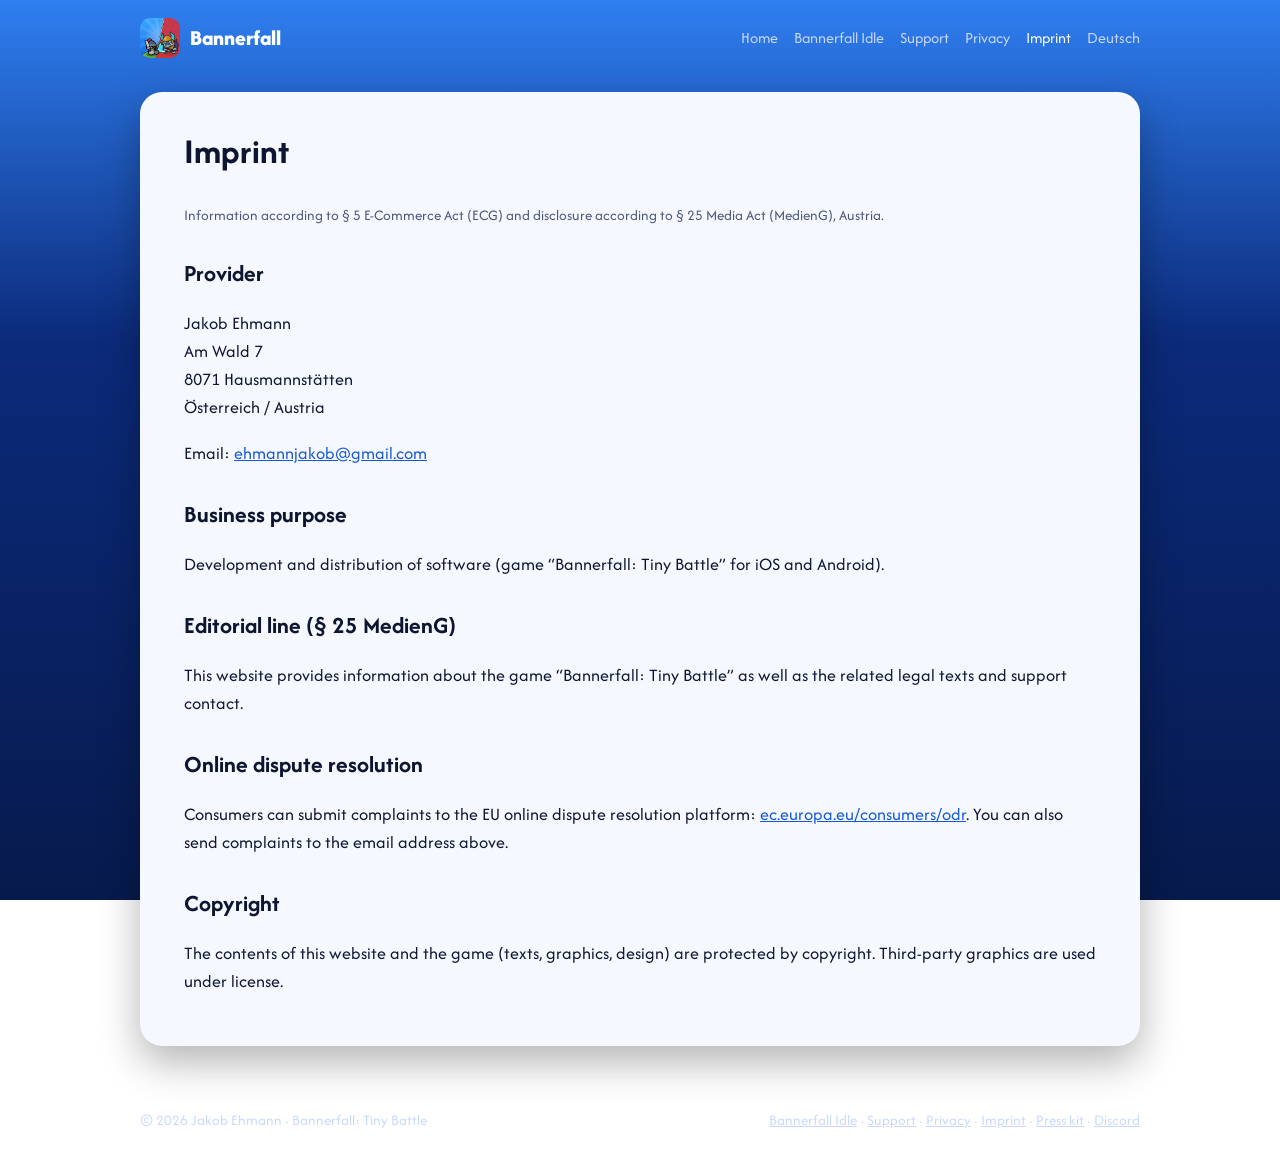
<file: imprint.html>
<!doctype html>
<html lang="en">
<head>
<meta charset="utf-8">
<meta name="viewport" content="width=device-width, initial-scale=1">
<!-- Die Seite ist selbst dunkel gestaltet: Browser sollen sie im Darkmode nicht automatisch umfärben (Samsung Internet, Chrome). -->
<meta name="color-scheme" content="only light">
<meta name="supported-color-schemes" content="light only">
<title>Imprint – Bannerfall</title>
<meta name="description" content="">
<link rel="icon" href="favicon.png">
<link rel="apple-touch-icon" href="apple-touch-icon.png">
<link rel="preconnect" href="https://fonts.googleapis.com">
<link rel="preconnect" href="https://fonts.gstatic.com" crossorigin>
<link href="https://fonts.googleapis.com/css2?family=Afacad+Flux:wght@400;600;800&display=swap" rel="stylesheet">
<link rel="stylesheet" href="style.css?v=341d3c25">
</head>
<body>
<div class="wrap">
<header class="top">
<a class="brand" href="index.html"><img src="img/icon.png" alt="">Bannerfall</a>
<nav><a href="index.html">Home</a><a href="idle/">Bannerfall Idle</a><a href="support.html">Support</a><a href="privacy.html">Privacy</a><a href="imprint.html" aria-current="page">Imprint</a><a href="de/impressum.html" lang="de">Deutsch</a></nav>
</header>
<main class="doc">
<h1>Imprint</h1>
<p class="note">Information according to § 5 E-Commerce Act (ECG) and disclosure according to § 25 Media Act (MedienG), Austria.</p>
<h2>Provider</h2>
<p>Jakob Ehmann<br>Am Wald 7<br>8071 Hausmannstätten<br>Österreich / Austria</p>
<p>Email: <a href="mailto:ehmannjakob@gmail.com">ehmannjakob@gmail.com</a></p>
<h2>Business purpose</h2>
<p>Development and distribution of software (game “Bannerfall: Tiny Battle” for iOS and Android).</p>
<h2>Editorial line (§ 25 MedienG)</h2>
<p>This website provides information about the game “Bannerfall: Tiny Battle” as well as the related legal texts and support contact.</p>
<h2>Online dispute resolution</h2>
<p>Consumers can submit complaints to the EU online dispute resolution platform: <a href="https://ec.europa.eu/consumers/odr">ec.europa.eu/consumers/odr</a>. You can also send complaints to the email address above.</p>
<h2>Copyright</h2>
<p>The contents of this website and the game (texts, graphics, design) are protected by copyright. Third-party graphics are used under license.</p>
</main>
</div>
<footer><div class="wrap"><span>© 2026 Jakob Ehmann · Bannerfall: Tiny Battle</span><span><a href="idle/">Bannerfall Idle</a> · <a href="support.html">Support</a> · <a href="privacy.html">Privacy</a> · <a href="imprint.html">Imprint</a> · <a href="presskit.html">Press kit</a> · <a href="https://discord.gg/FheVjeFyn">Discord</a></span></div></footer>
</body>
</html>
</file>
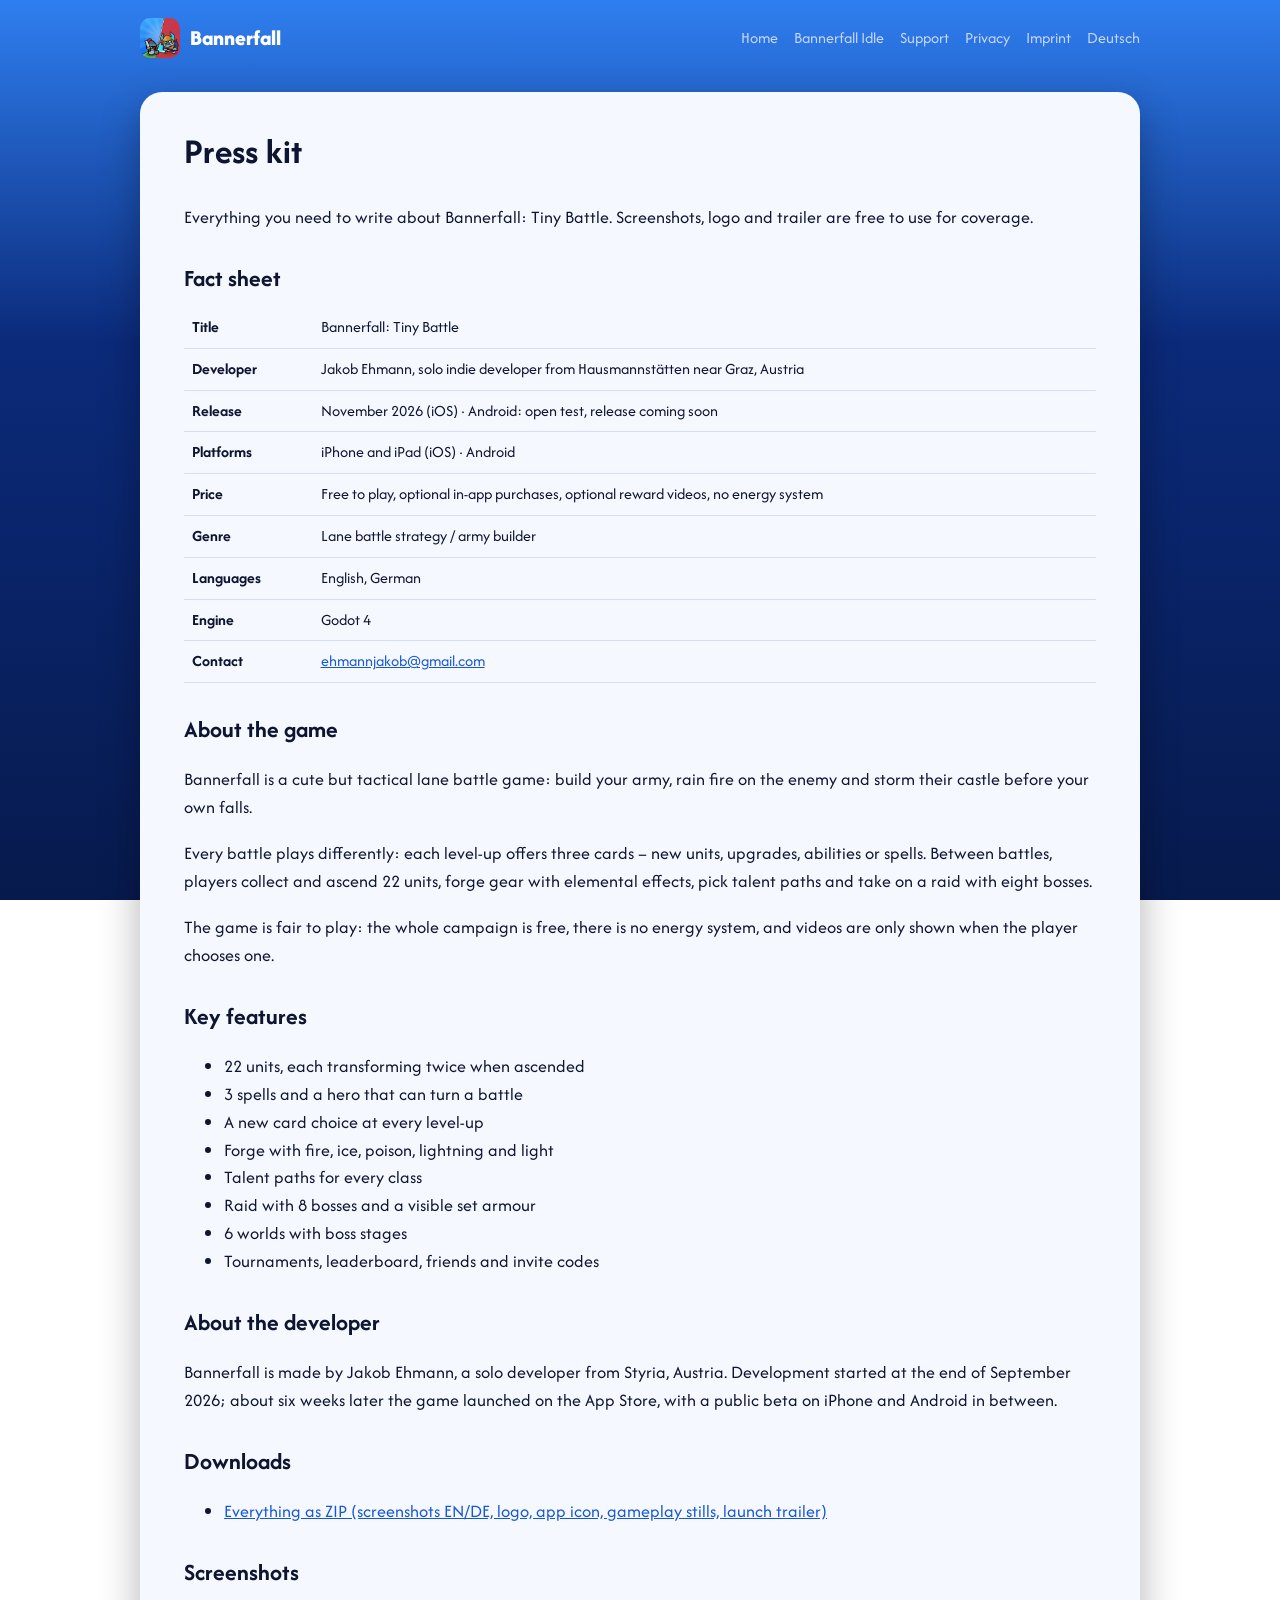
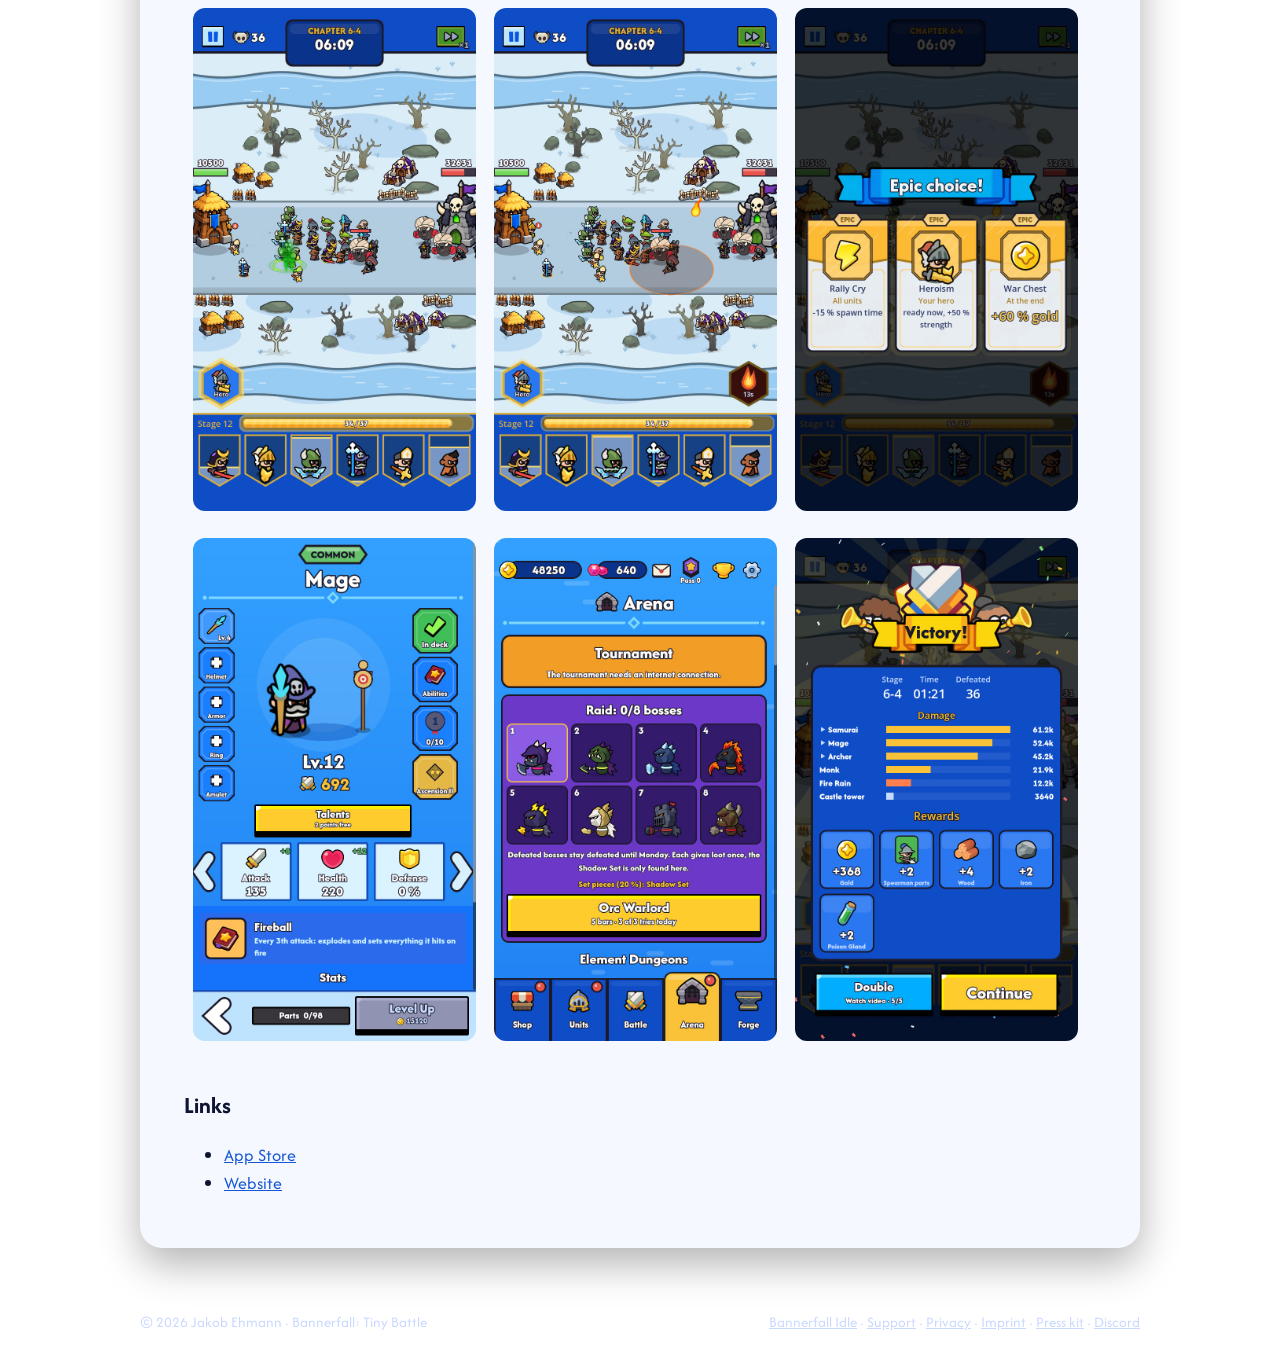
<file: presskit.html>
<!doctype html>
<html lang="en">
<head>
<meta charset="utf-8">
<meta name="viewport" content="width=device-width, initial-scale=1">
<!-- Die Seite ist selbst dunkel gestaltet: Browser sollen sie im Darkmode nicht automatisch umfärben (Samsung Internet, Chrome). -->
<meta name="color-scheme" content="only light">
<meta name="supported-color-schemes" content="light only">
<title>Press kit – Bannerfall</title>
<meta name="description" content="Everything you need to write about Bannerfall: Tiny Battle. Screenshots, logo and trailer are free to use for coverage.">
<link rel="icon" href="favicon.png">
<link rel="apple-touch-icon" href="apple-touch-icon.png">
<link rel="preconnect" href="https://fonts.googleapis.com">
<link rel="preconnect" href="https://fonts.gstatic.com" crossorigin>
<link href="https://fonts.googleapis.com/css2?family=Afacad+Flux:wght@400;600;800&display=swap" rel="stylesheet">
<link rel="stylesheet" href="style.css?v=341d3c25">
</head>
<body>
<div class="wrap">
<header class="top">
<a class="brand" href="index.html"><img src="img/icon.png" alt="">Bannerfall</a>
<nav><a href="index.html">Home</a><a href="idle/">Bannerfall Idle</a><a href="support.html">Support</a><a href="privacy.html">Privacy</a><a href="imprint.html">Imprint</a><a href="de/presskit.html" lang="de">Deutsch</a></nav>
</header>
<main class="doc">
<h1>Press kit</h1>
<p>Everything you need to write about Bannerfall: Tiny Battle. Screenshots, logo and trailer are free to use for coverage.</p>
<h2>Fact sheet</h2>
<table><tr><th>Title</th><td>Bannerfall: Tiny Battle</td></tr><tr><th>Developer</th><td>Jakob Ehmann, solo indie developer from Hausmannstätten near Graz, Austria</td></tr><tr><th>Release</th><td>November 2026 (iOS) · Android: open test, release coming soon</td></tr><tr><th>Platforms</th><td>iPhone and iPad (iOS) · Android</td></tr><tr><th>Price</th><td>Free to play, optional in-app purchases, optional reward videos, no energy system</td></tr><tr><th>Genre</th><td>Lane battle strategy / army builder</td></tr><tr><th>Languages</th><td>English, German</td></tr><tr><th>Engine</th><td>Godot 4</td></tr><tr><th>Contact</th><td><a href="mailto:ehmannjakob@gmail.com?subject=Bannerfall%20Press">ehmannjakob@gmail.com</a></td></tr></table>
<h2>About the game</h2>
<p>Bannerfall is a cute but tactical lane battle game: build your army, rain fire on the enemy and storm their castle before your own falls.</p><p>Every battle plays differently: each level-up offers three cards – new units, upgrades, abilities or spells. Between battles, players collect and ascend 22 units, forge gear with elemental effects, pick talent paths and take on a raid with eight bosses.</p><p>The game is fair to play: the whole campaign is free, there is no energy system, and videos are only shown when the player chooses one.</p>
<h2>Key features</h2>
<ul><li>22 units, each transforming twice when ascended</li><li>3 spells and a hero that can turn a battle</li><li>A new card choice at every level-up</li><li>Forge with fire, ice, poison, lightning and light</li><li>Talent paths for every class</li><li>Raid with 8 bosses and a visible set armour</li><li>6 worlds with boss stages</li><li>Tournaments, leaderboard, friends and invite codes</li></ul>
<h2>About the developer</h2>
<p>Bannerfall is made by Jakob Ehmann, a solo developer from Styria, Austria. Development started at the end of September 2026; about six weeks later the game launched on the App Store, with a public beta on iPhone and Android in between.</p>
<h2>Downloads</h2>
<ul><li><a href="presskit/bannerfall_presskit.zip">Everything as ZIP (screenshots EN/DE, logo, app icon, gameplay stills, launch trailer)</a></li></ul>
<h2>Screenshots</h2>
<div><a href="img/en/battle.jpg"><img src="img/en/battle.jpg" alt="Bannerfall" loading="lazy" width="720" height="1280" style="width:31%;height:auto;margin:1%;border-radius:12px"></a><a href="img/en/spell.jpg"><img src="img/en/spell.jpg" alt="Bannerfall" loading="lazy" width="720" height="1280" style="width:31%;height:auto;margin:1%;border-radius:12px"></a><a href="img/en/cards.jpg"><img src="img/en/cards.jpg" alt="Bannerfall" loading="lazy" width="720" height="1280" style="width:31%;height:auto;margin:1%;border-radius:12px"></a><a href="img/en/unit.jpg"><img src="img/en/unit.jpg" alt="Bannerfall" loading="lazy" width="720" height="1280" style="width:31%;height:auto;margin:1%;border-radius:12px"></a><a href="img/en/raid.jpg"><img src="img/en/raid.jpg" alt="Bannerfall" loading="lazy" width="720" height="1280" style="width:31%;height:auto;margin:1%;border-radius:12px"></a><a href="img/en/victory.jpg"><img src="img/en/victory.jpg" alt="Bannerfall" loading="lazy" width="720" height="1280" style="width:31%;height:auto;margin:1%;border-radius:12px"></a></div>
<h2>Links</h2>
<ul><li><a href="https://apps.apple.com/app/id6824882107">App Store</a></li><li><a href="index.html">Website</a></li></ul>
</main>
</div>
<footer><div class="wrap"><span>© 2026 Jakob Ehmann · Bannerfall: Tiny Battle</span><span><a href="idle/">Bannerfall Idle</a> · <a href="support.html">Support</a> · <a href="privacy.html">Privacy</a> · <a href="imprint.html">Imprint</a> · <a href="presskit.html">Press kit</a> · <a href="https://discord.gg/FheVjeFyn">Discord</a></span></div></footer>
</body>
</html>
</file>
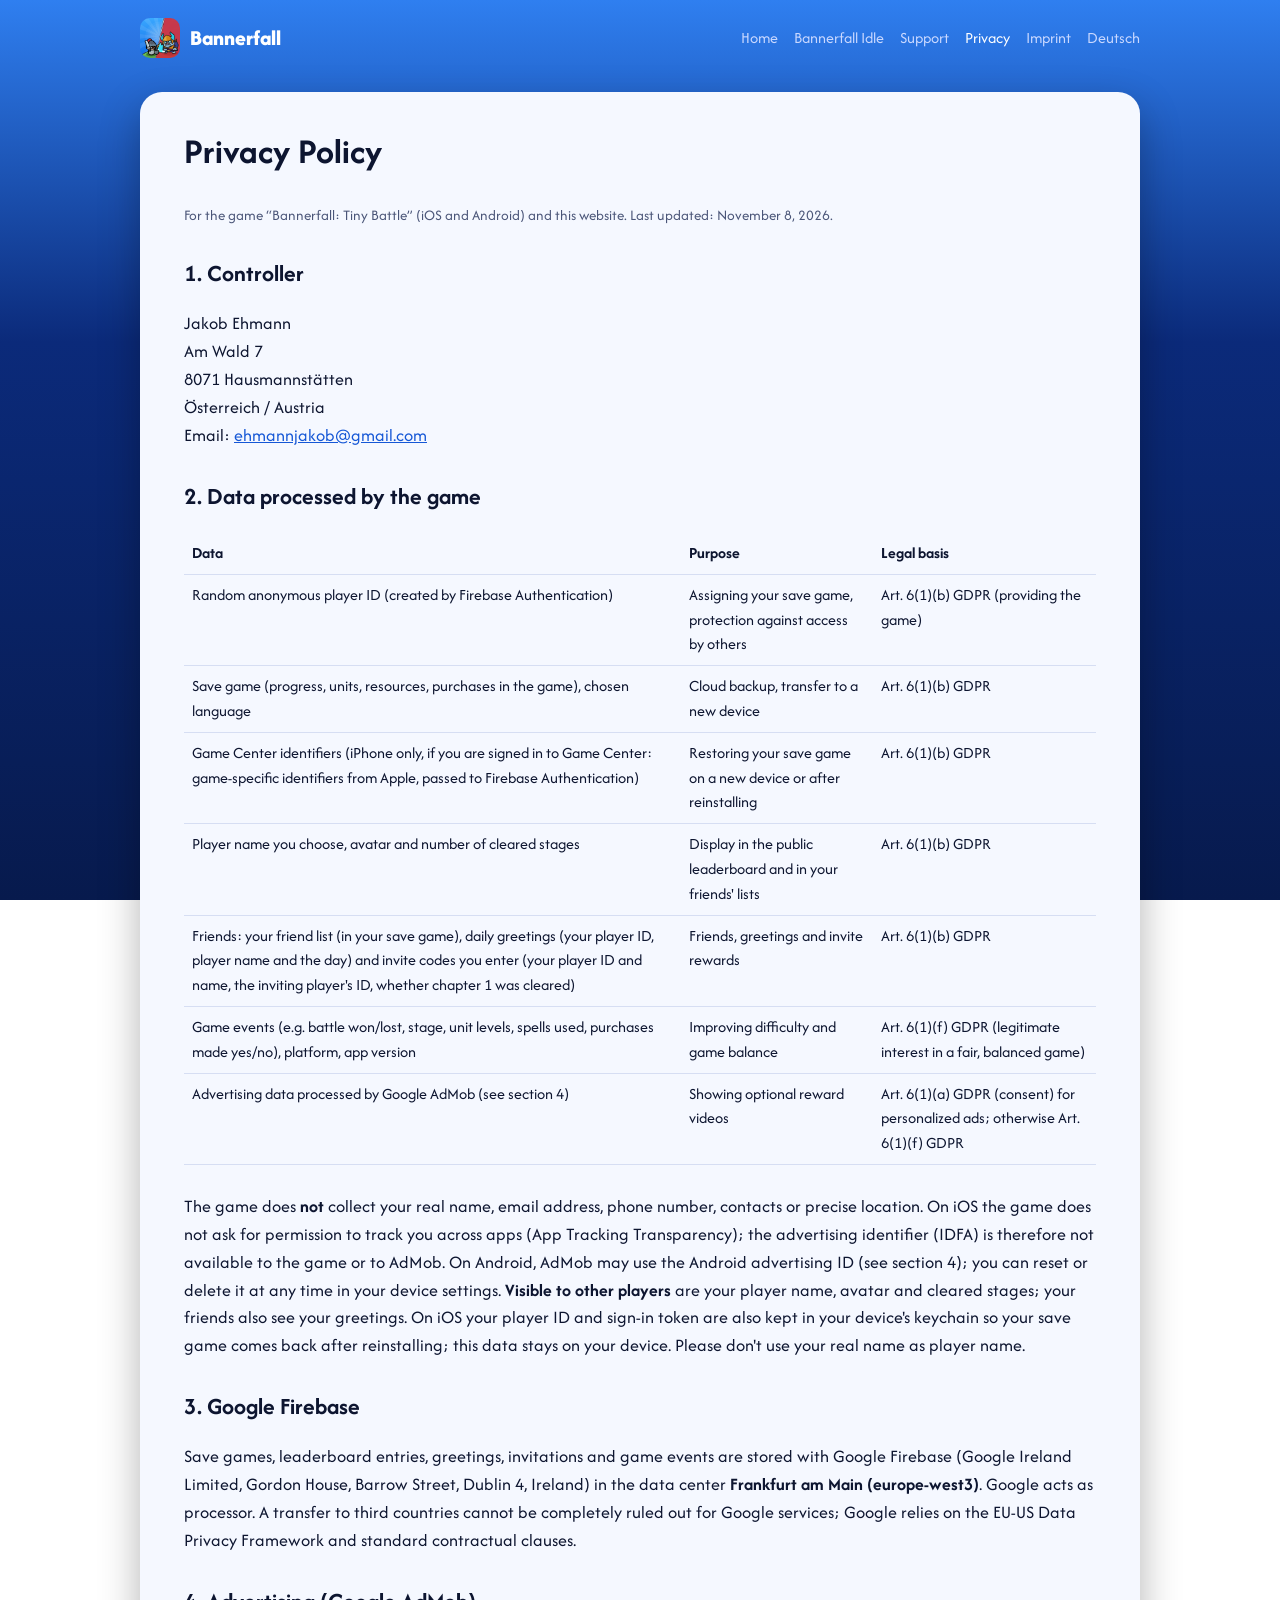
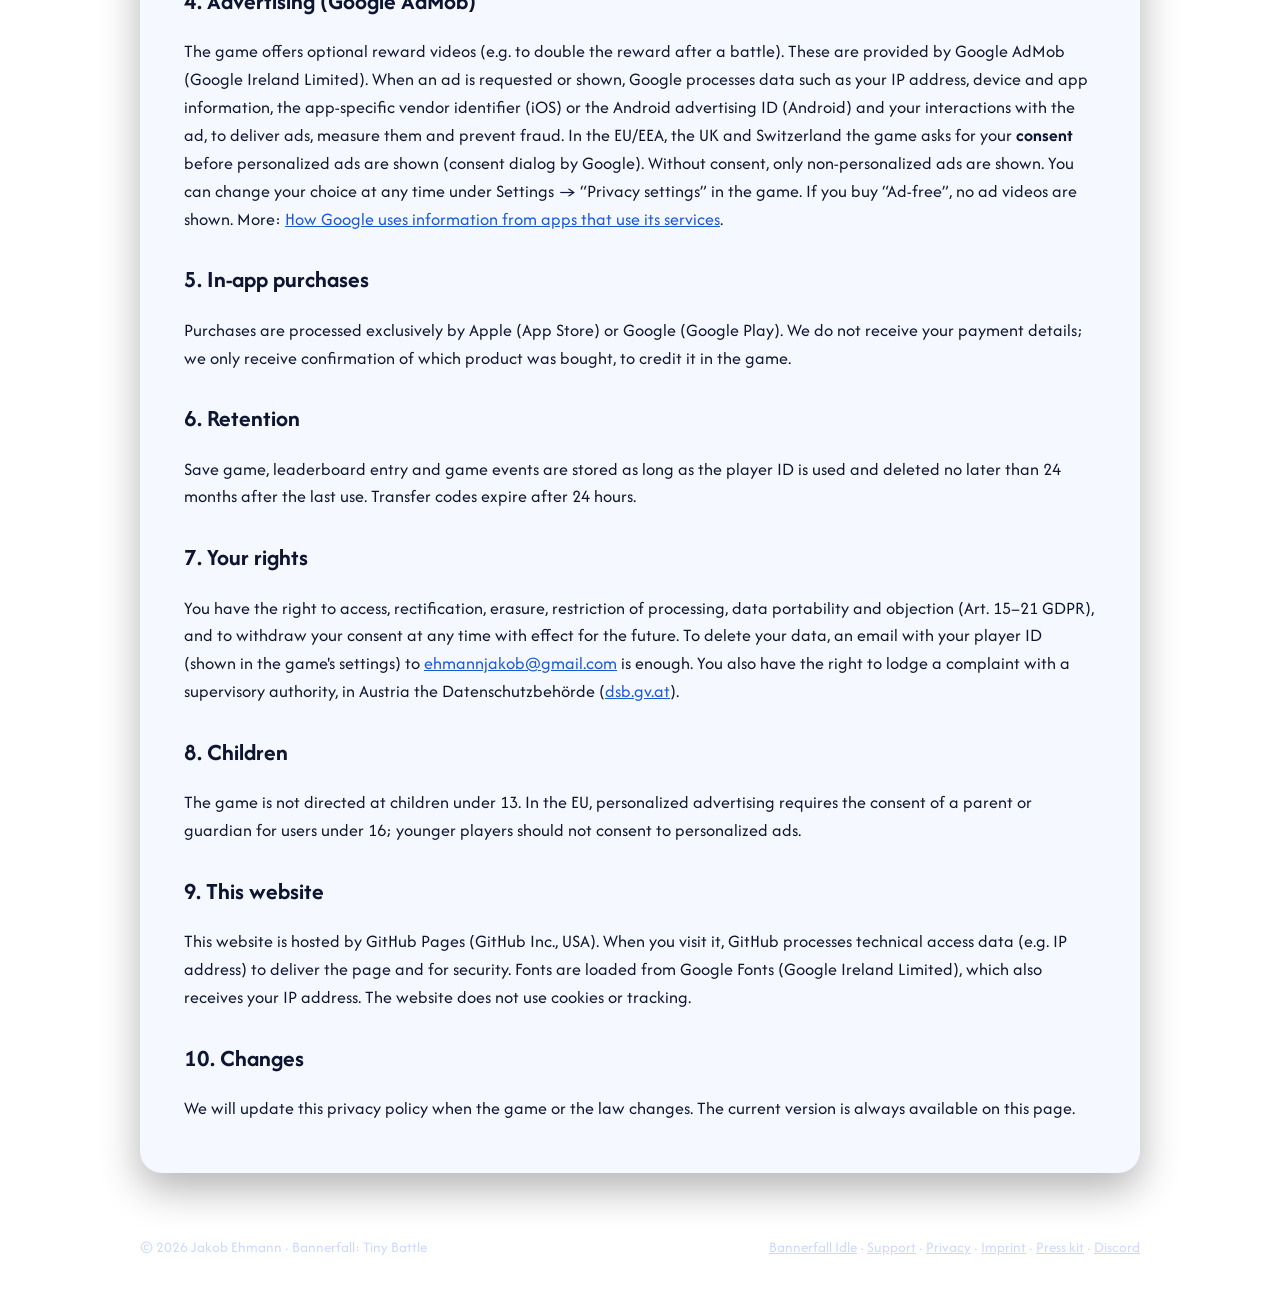
<file: privacy.html>
<!doctype html>
<html lang="en">
<head>
<meta charset="utf-8">
<meta name="viewport" content="width=device-width, initial-scale=1">
<!-- Die Seite ist selbst dunkel gestaltet: Browser sollen sie im Darkmode nicht automatisch umfärben (Samsung Internet, Chrome). -->
<meta name="color-scheme" content="only light">
<meta name="supported-color-schemes" content="light only">
<title>Privacy Policy – Bannerfall</title>
<meta name="description" content="">
<link rel="icon" href="favicon.png">
<link rel="apple-touch-icon" href="apple-touch-icon.png">
<link rel="preconnect" href="https://fonts.googleapis.com">
<link rel="preconnect" href="https://fonts.gstatic.com" crossorigin>
<link href="https://fonts.googleapis.com/css2?family=Afacad+Flux:wght@400;600;800&display=swap" rel="stylesheet">
<link rel="stylesheet" href="style.css?v=341d3c25">
</head>
<body>
<div class="wrap">
<header class="top">
<a class="brand" href="index.html"><img src="img/icon.png" alt="">Bannerfall</a>
<nav><a href="index.html">Home</a><a href="idle/">Bannerfall Idle</a><a href="support.html">Support</a><a href="privacy.html" aria-current="page">Privacy</a><a href="imprint.html">Imprint</a><a href="de/datenschutz.html" lang="de">Deutsch</a></nav>
</header>
<main class="doc">
<h1>Privacy Policy</h1>
<p class="note">For the game “Bannerfall: Tiny Battle” (iOS and Android) and this website. Last updated: November 8, 2026.</p>
<h2>1. Controller</h2>
<p>Jakob Ehmann<br>Am Wald 7<br>8071 Hausmannstätten<br>Österreich / Austria<br>Email: <a href="mailto:ehmannjakob@gmail.com">ehmannjakob@gmail.com</a></p>
<h2>2. Data processed by the game</h2>
<div class="table-scroll"><table><tr><th>Data</th><th>Purpose</th><th>Legal basis</th></tr><tr><td>Random anonymous player ID (created by Firebase Authentication)</td><td>Assigning your save game, protection against access by others</td><td>Art. 6(1)(b) GDPR (providing the game)</td></tr><tr><td>Save game (progress, units, resources, purchases in the game), chosen language</td><td>Cloud backup, transfer to a new device</td><td>Art. 6(1)(b) GDPR</td></tr><tr><td>Game Center identifiers (iPhone only, if you are signed in to Game Center: game-specific identifiers from Apple, passed to Firebase Authentication)</td><td>Restoring your save game on a new device or after reinstalling</td><td>Art. 6(1)(b) GDPR</td></tr><tr><td>Player name you choose, avatar and number of cleared stages</td><td>Display in the public leaderboard and in your friends' lists</td><td>Art. 6(1)(b) GDPR</td></tr><tr><td>Friends: your friend list (in your save game), daily greetings (your player ID, player name and the day) and invite codes you enter (your player ID and name, the inviting player's ID, whether chapter 1 was cleared)</td><td>Friends, greetings and invite rewards</td><td>Art. 6(1)(b) GDPR</td></tr><tr><td>Game events (e.g. battle won/lost, stage, unit levels, spells used, purchases made yes/no), platform, app version</td><td>Improving difficulty and game balance</td><td>Art. 6(1)(f) GDPR (legitimate interest in a fair, balanced game)</td></tr><tr><td>Advertising data processed by Google AdMob (see section 4)</td><td>Showing optional reward videos</td><td>Art. 6(1)(a) GDPR (consent) for personalized ads; otherwise Art. 6(1)(f) GDPR</td></tr></table></div>
<p>The game does <strong>not</strong> collect your real name, email address, phone number, contacts or precise location. On iOS the game does not ask for permission to track you across apps (App Tracking Transparency); the advertising identifier (IDFA) is therefore not available to the game or to AdMob. On Android, AdMob may use the Android advertising ID (see section 4); you can reset or delete it at any time in your device settings. <strong>Visible to other players</strong> are your player name, avatar and cleared stages; your friends also see your greetings. On iOS your player ID and sign-in token are also kept in your device's keychain so your save game comes back after reinstalling; this data stays on your device. Please don't use your real name as player name.</p>
<h2>3. Google Firebase</h2>
<p>Save games, leaderboard entries, greetings, invitations and game events are stored with Google Firebase (Google Ireland Limited, Gordon House, Barrow Street, Dublin 4, Ireland) in the data center <strong>Frankfurt am Main (europe-west3)</strong>. Google acts as processor. A transfer to third countries cannot be completely ruled out for Google services; Google relies on the EU-US Data Privacy Framework and standard contractual clauses.</p>
<h2>4. Advertising (Google AdMob)</h2>
<p>The game offers optional reward videos (e.g. to double the reward after a battle). These are provided by Google AdMob (Google Ireland Limited). When an ad is requested or shown, Google processes data such as your IP address, device and app information, the app-specific vendor identifier (iOS) or the Android advertising ID (Android) and your interactions with the ad, to deliver ads, measure them and prevent fraud. In the EU/EEA, the UK and Switzerland the game asks for your <strong>consent</strong> before personalized ads are shown (consent dialog by Google). Without consent, only non-personalized ads are shown. You can change your choice at any time under Settings → “Privacy settings” in the game. If you buy “Ad-free”, no ad videos are shown. More: <a href="https://policies.google.com/technologies/partner-sites">How Google uses information from apps that use its services</a>.</p>
<h2>5. In-app purchases</h2>
<p>Purchases are processed exclusively by Apple (App Store) or Google (Google Play). We do not receive your payment details; we only receive confirmation of which product was bought, to credit it in the game.</p>
<h2>6. Retention</h2>
<p>Save game, leaderboard entry and game events are stored as long as the player ID is used and deleted no later than 24 months after the last use. Transfer codes expire after 24 hours.</p>
<h2>7. Your rights</h2>
<p>You have the right to access, rectification, erasure, restriction of processing, data portability and objection (Art. 15–21 GDPR), and to withdraw your consent at any time with effect for the future. To delete your data, an email with your player ID (shown in the game's settings) to <a href="mailto:ehmannjakob@gmail.com">ehmannjakob@gmail.com</a> is enough. You also have the right to lodge a complaint with a supervisory authority, in Austria the Datenschutzbehörde (<a href="https://www.dsb.gv.at">dsb.gv.at</a>).</p>
<h2>8. Children</h2>
<p>The game is not directed at children under 13. In the EU, personalized advertising requires the consent of a parent or guardian for users under 16; younger players should not consent to personalized ads.</p>
<h2>9. This website</h2>
<p>This website is hosted by GitHub Pages (GitHub Inc., USA). When you visit it, GitHub processes technical access data (e.g. IP address) to deliver the page and for security. Fonts are loaded from Google Fonts (Google Ireland Limited), which also receives your IP address. The website does not use cookies or tracking.</p>
<h2>10. Changes</h2>
<p>We will update this privacy policy when the game or the law changes. The current version is always available on this page.</p>
</main>
</div>
<footer><div class="wrap"><span>© 2026 Jakob Ehmann · Bannerfall: Tiny Battle</span><span><a href="idle/">Bannerfall Idle</a> · <a href="support.html">Support</a> · <a href="privacy.html">Privacy</a> · <a href="imprint.html">Imprint</a> · <a href="presskit.html">Press kit</a> · <a href="https://discord.gg/FheVjeFyn">Discord</a></span></div></footer>
</body>
</html>
</file>
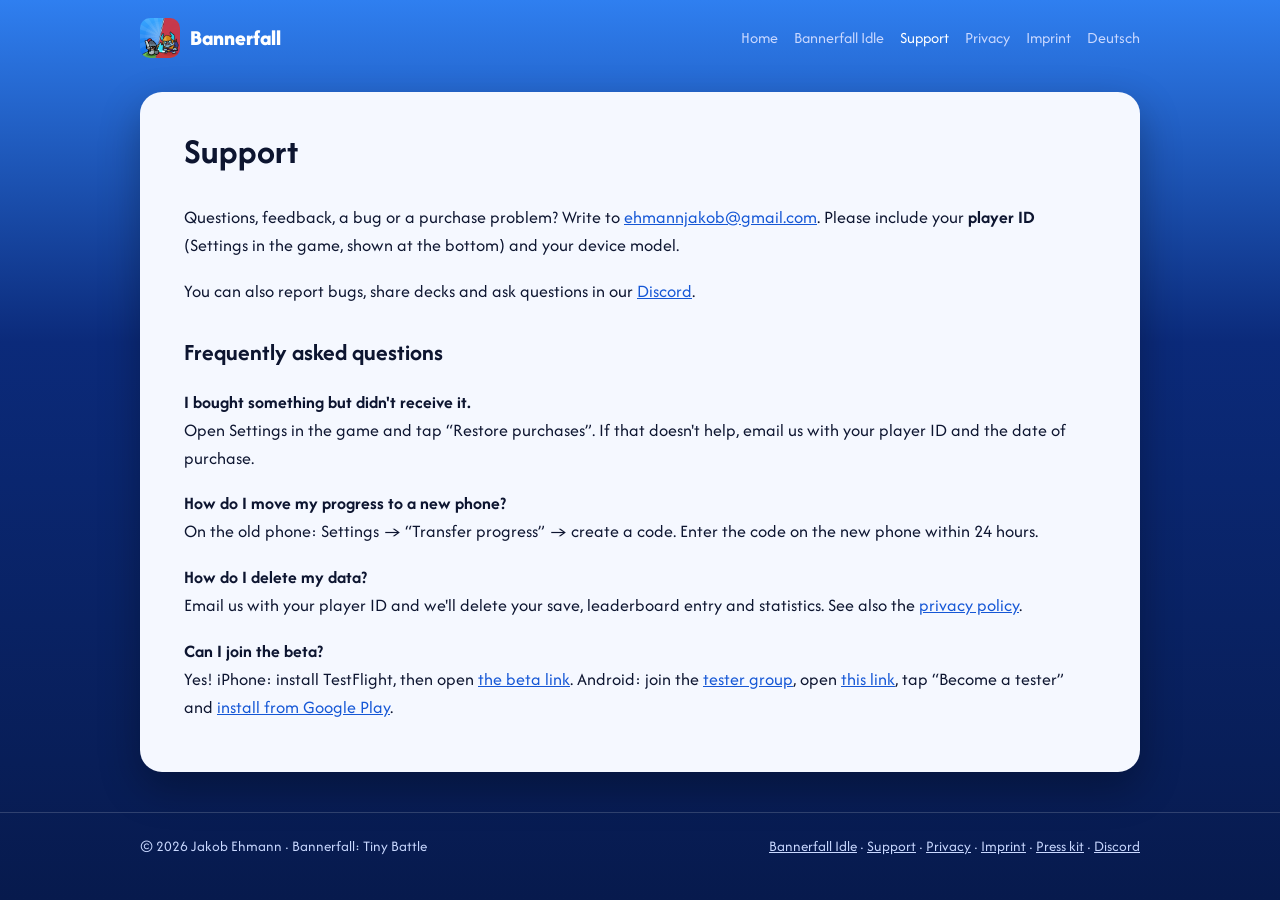
<file: support.html>
<!doctype html>
<html lang="en">
<head>
<meta charset="utf-8">
<meta name="viewport" content="width=device-width, initial-scale=1">
<!-- Die Seite ist selbst dunkel gestaltet: Browser sollen sie im Darkmode nicht automatisch umfärben (Samsung Internet, Chrome). -->
<meta name="color-scheme" content="only light">
<meta name="supported-color-schemes" content="light only">
<title>Support – Bannerfall</title>
<meta name="description" content="">
<link rel="icon" href="favicon.png">
<link rel="apple-touch-icon" href="apple-touch-icon.png">
<link rel="preconnect" href="https://fonts.googleapis.com">
<link rel="preconnect" href="https://fonts.gstatic.com" crossorigin>
<link href="https://fonts.googleapis.com/css2?family=Afacad+Flux:wght@400;600;800&display=swap" rel="stylesheet">
<link rel="stylesheet" href="style.css?v=341d3c25">
</head>
<body>
<div class="wrap">
<header class="top">
<a class="brand" href="index.html"><img src="img/icon.png" alt="">Bannerfall</a>
<nav><a href="index.html">Home</a><a href="idle/">Bannerfall Idle</a><a href="support.html" aria-current="page">Support</a><a href="privacy.html">Privacy</a><a href="imprint.html">Imprint</a><a href="de/support.html" lang="de">Deutsch</a></nav>
</header>
<main class="doc">
<h1>Support</h1>
<p>Questions, feedback, a bug or a purchase problem? Write to <a href="mailto:ehmannjakob@gmail.com?subject=Bannerfall">ehmannjakob@gmail.com</a>. Please include your <strong>player ID</strong> (Settings in the game, shown at the bottom) and your device model.</p>
<p>You can also report bugs, share decks and ask questions in our <a href="https://discord.gg/FheVjeFyn">Discord</a>.</p>
<h2>Frequently asked questions</h2>
<p><strong>I bought something but didn't receive it.</strong><br>Open Settings in the game and tap “Restore purchases”. If that doesn't help, email us with your player ID and the date of purchase.</p>
<p><strong>How do I move my progress to a new phone?</strong><br>On the old phone: Settings → “Transfer progress” → create a code. Enter the code on the new phone within 24 hours.</p>
<p><strong>How do I delete my data?</strong><br>Email us with your player ID and we'll delete your save, leaderboard entry and statistics. See also the <a href="privacy.html">privacy policy</a>.</p>
<p><strong>Can I join the beta?</strong><br>Yes! iPhone: install TestFlight, then open <a href="https://testflight.apple.com/join/FJttqMWU">the beta link</a>. Android: join the <a href="https://groups.google.com/g/bannerfall-tester">tester group</a>, open <a href="https://play.google.com/apps/testing/de.jakobehmann.bannerfall">this link</a>, tap “Become a tester” and <a href="https://play.google.com/store/apps/details?id=de.jakobehmann.bannerfall">install from Google Play</a>.</p>
</main>
</div>
<footer><div class="wrap"><span>© 2026 Jakob Ehmann · Bannerfall: Tiny Battle</span><span><a href="idle/">Bannerfall Idle</a> · <a href="support.html">Support</a> · <a href="privacy.html">Privacy</a> · <a href="imprint.html">Imprint</a> · <a href="presskit.html">Press kit</a> · <a href="https://discord.gg/FheVjeFyn">Discord</a></span></div></footer>
</body>
</html>
</file>
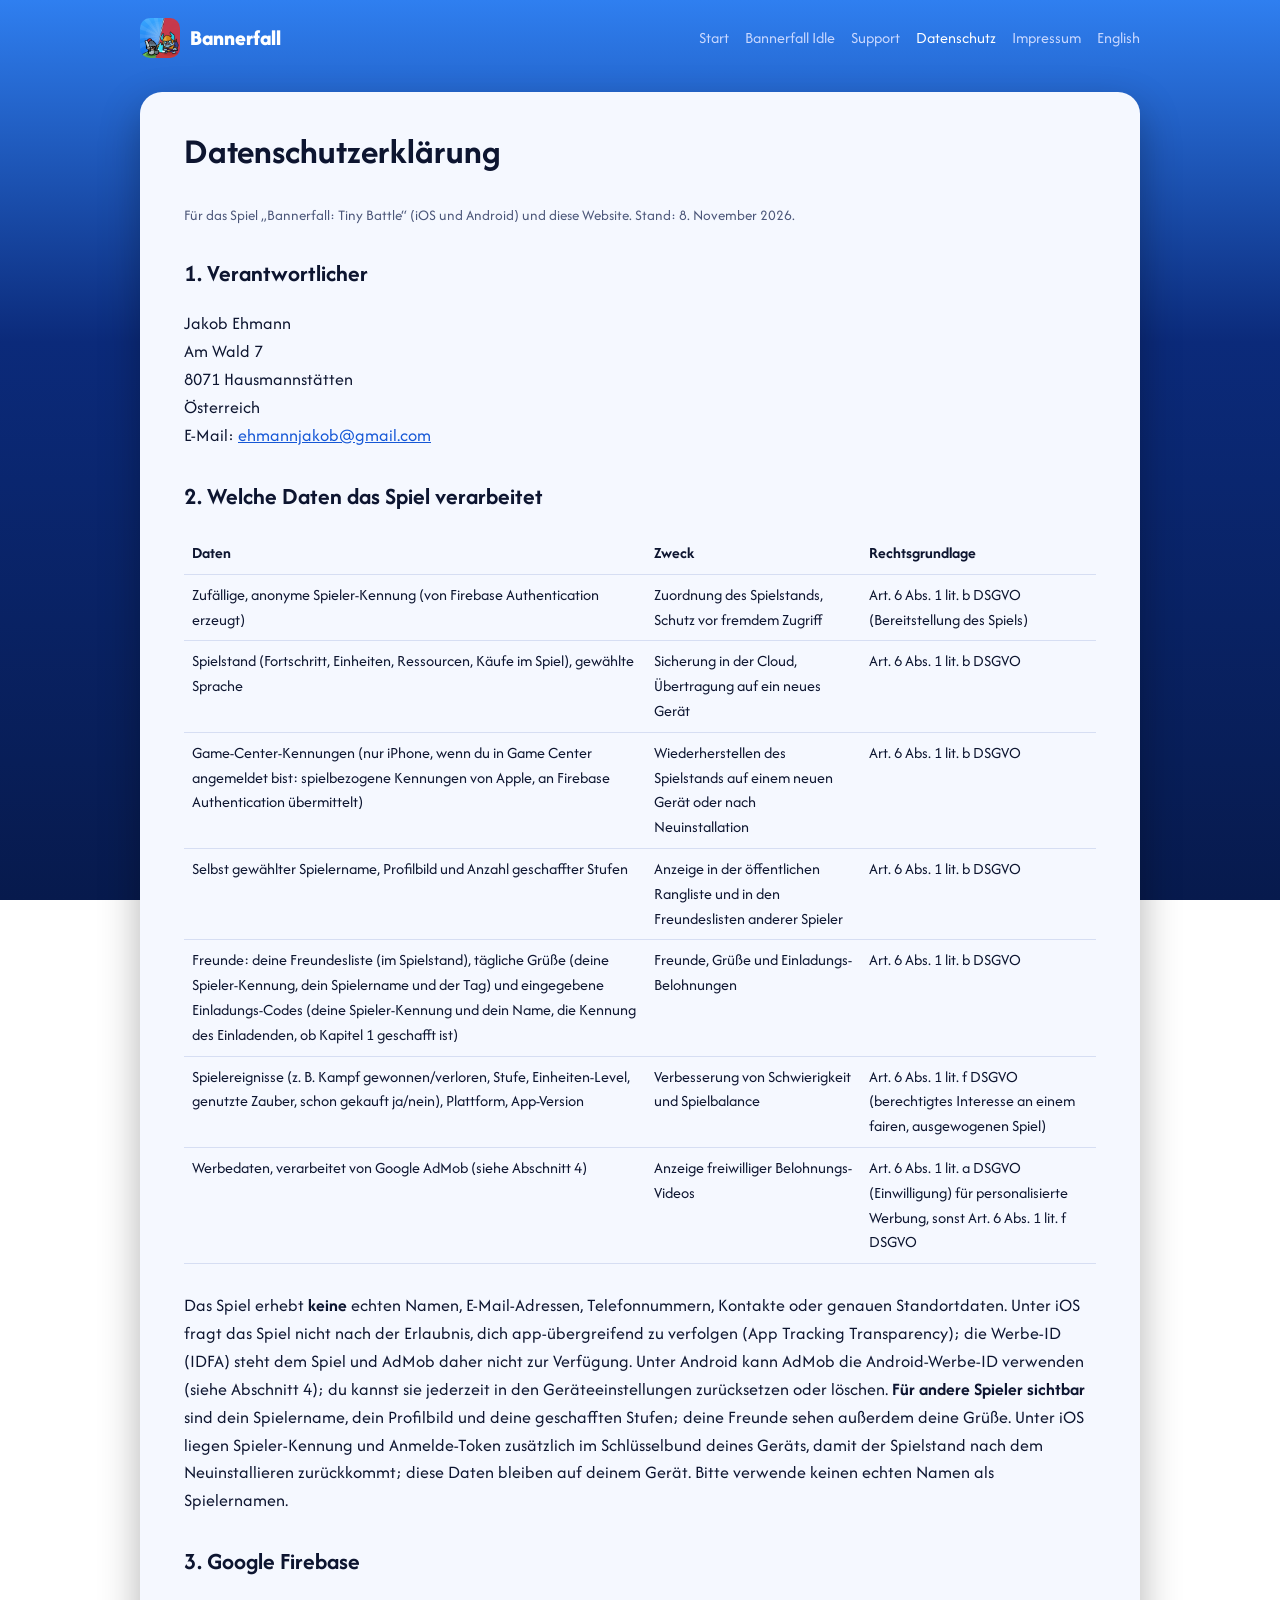
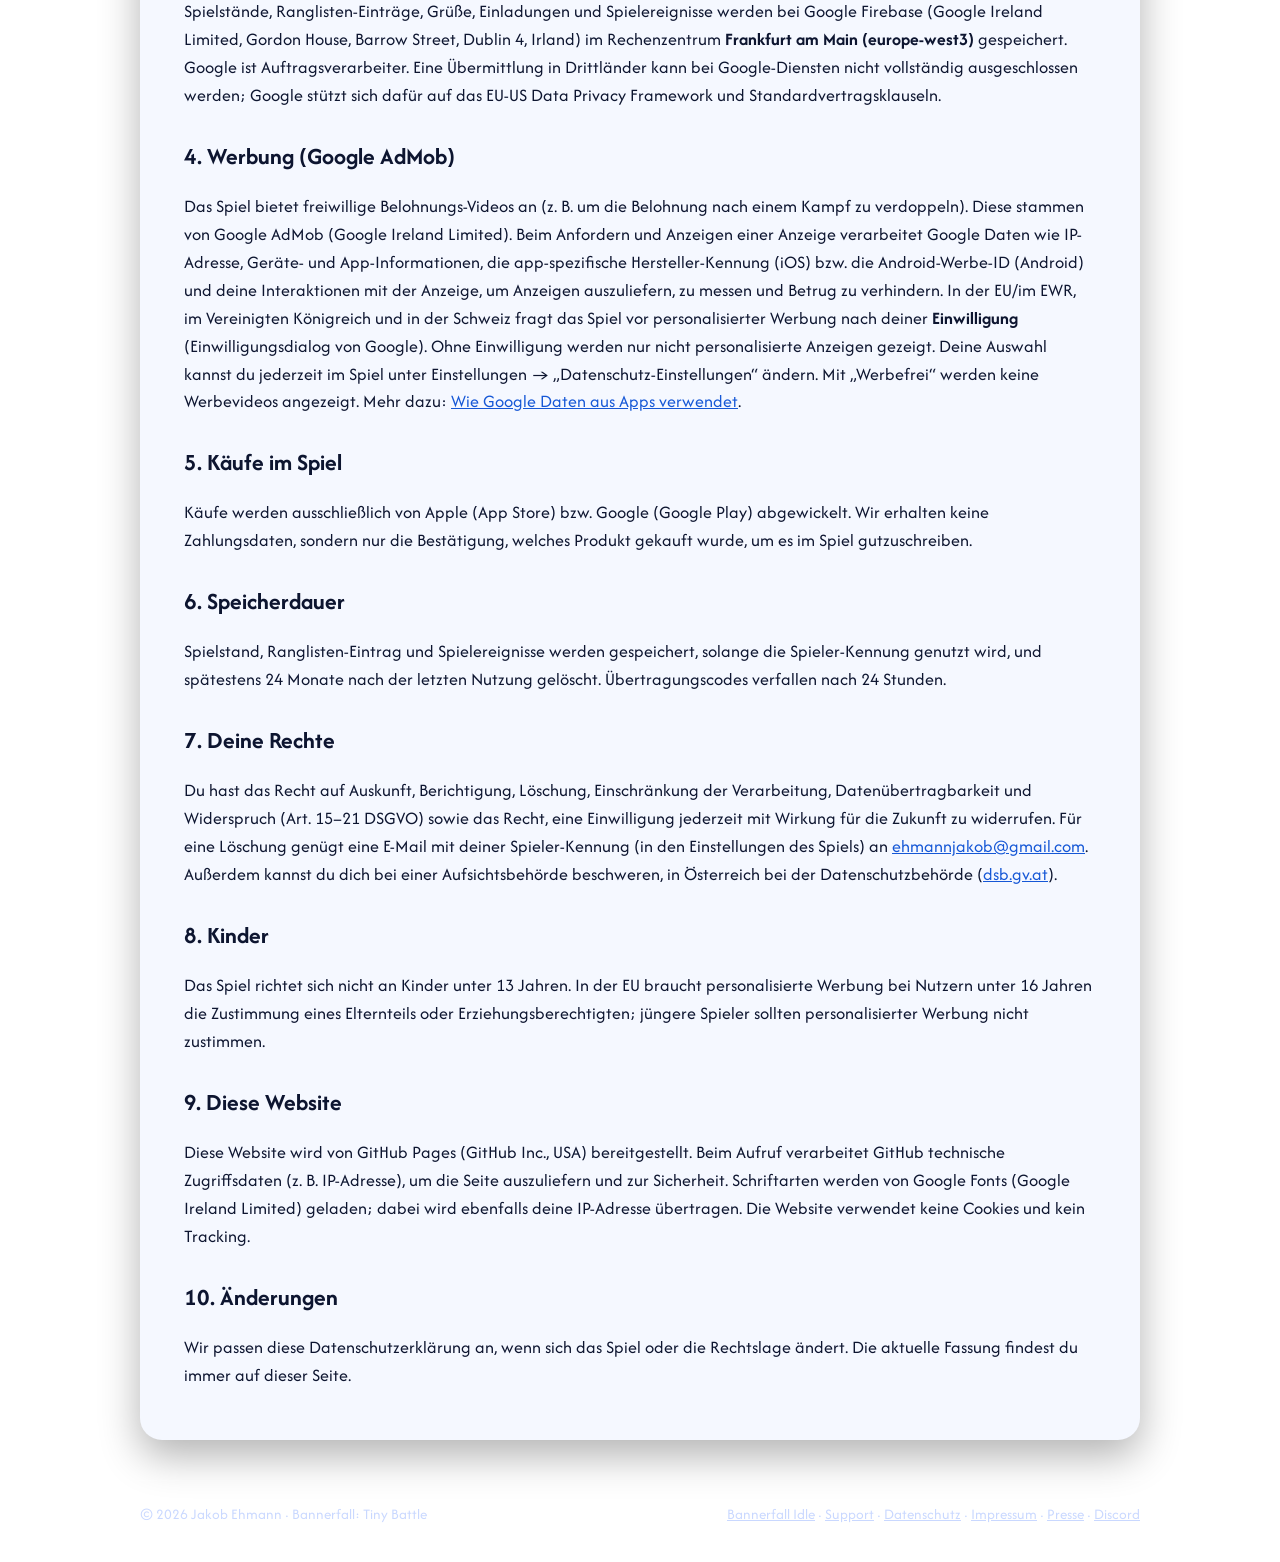
<file: de/datenschutz.html>
<!doctype html>
<html lang="de">
<head>
<meta charset="utf-8">
<meta name="viewport" content="width=device-width, initial-scale=1">
<!-- Die Seite ist selbst dunkel gestaltet: Browser sollen sie im Darkmode nicht automatisch umfärben (Samsung Internet, Chrome). -->
<meta name="color-scheme" content="only light">
<meta name="supported-color-schemes" content="light only">
<title>Datenschutzerklärung – Bannerfall</title>
<meta name="description" content="">
<link rel="icon" href="../favicon.png">
<link rel="apple-touch-icon" href="../apple-touch-icon.png">
<link rel="preconnect" href="https://fonts.googleapis.com">
<link rel="preconnect" href="https://fonts.gstatic.com" crossorigin>
<link href="https://fonts.googleapis.com/css2?family=Afacad+Flux:wght@400;600;800&display=swap" rel="stylesheet">
<link rel="stylesheet" href="../style.css?v=341d3c25">
</head>
<body>
<div class="wrap">
<header class="top">
<a class="brand" href="index.html"><img src="../img/icon.png" alt="">Bannerfall</a>
<nav><a href="index.html">Start</a><a href="idle/">Bannerfall Idle</a><a href="support.html">Support</a><a href="datenschutz.html" aria-current="page">Datenschutz</a><a href="impressum.html">Impressum</a><a href="../privacy.html" lang="en">English</a></nav>
</header>
<main class="doc">
<h1>Datenschutzerklärung</h1>
<p class="note">Für das Spiel „Bannerfall: Tiny Battle“ (iOS und Android) und diese Website. Stand: 8. November 2026.</p>
<h2>1. Verantwortlicher</h2>
<p>Jakob Ehmann<br>Am Wald 7<br>8071 Hausmannstätten<br>Österreich<br>E-Mail: <a href="mailto:ehmannjakob@gmail.com">ehmannjakob@gmail.com</a></p>
<h2>2. Welche Daten das Spiel verarbeitet</h2>
<div class="table-scroll"><table><tr><th>Daten</th><th>Zweck</th><th>Rechtsgrundlage</th></tr><tr><td>Zufällige, anonyme Spieler-Kennung (von Firebase Authentication erzeugt)</td><td>Zuordnung des Spielstands, Schutz vor fremdem Zugriff</td><td>Art. 6 Abs. 1 lit. b DSGVO (Bereitstellung des Spiels)</td></tr><tr><td>Spielstand (Fortschritt, Einheiten, Ressourcen, Käufe im Spiel), gewählte Sprache</td><td>Sicherung in der Cloud, Übertragung auf ein neues Gerät</td><td>Art. 6 Abs. 1 lit. b DSGVO</td></tr><tr><td>Game-Center-Kennungen (nur iPhone, wenn du in Game Center angemeldet bist: spielbezogene Kennungen von Apple, an Firebase Authentication übermittelt)</td><td>Wiederherstellen des Spielstands auf einem neuen Gerät oder nach Neuinstallation</td><td>Art. 6 Abs. 1 lit. b DSGVO</td></tr><tr><td>Selbst gewählter Spielername, Profilbild und Anzahl geschaffter Stufen</td><td>Anzeige in der öffentlichen Rangliste und in den Freundeslisten anderer Spieler</td><td>Art. 6 Abs. 1 lit. b DSGVO</td></tr><tr><td>Freunde: deine Freundesliste (im Spielstand), tägliche Grüße (deine Spieler-Kennung, dein Spielername und der Tag) und eingegebene Einladungs-Codes (deine Spieler-Kennung und dein Name, die Kennung des Einladenden, ob Kapitel 1 geschafft ist)</td><td>Freunde, Grüße und Einladungs-Belohnungen</td><td>Art. 6 Abs. 1 lit. b DSGVO</td></tr><tr><td>Spielereignisse (z. B. Kampf gewonnen/verloren, Stufe, Einheiten-Level, genutzte Zauber, schon gekauft ja/nein), Plattform, App-Version</td><td>Verbesserung von Schwierigkeit und Spielbalance</td><td>Art. 6 Abs. 1 lit. f DSGVO (berechtigtes Interesse an einem fairen, ausgewogenen Spiel)</td></tr><tr><td>Werbedaten, verarbeitet von Google AdMob (siehe Abschnitt 4)</td><td>Anzeige freiwilliger Belohnungs-Videos</td><td>Art. 6 Abs. 1 lit. a DSGVO (Einwilligung) für personalisierte Werbung, sonst Art. 6 Abs. 1 lit. f DSGVO</td></tr></table></div>
<p>Das Spiel erhebt <strong>keine</strong> echten Namen, E-Mail-Adressen, Telefonnummern, Kontakte oder genauen Standortdaten. Unter iOS fragt das Spiel nicht nach der Erlaubnis, dich app-übergreifend zu verfolgen (App Tracking Transparency); die Werbe-ID (IDFA) steht dem Spiel und AdMob daher nicht zur Verfügung. Unter Android kann AdMob die Android-Werbe-ID verwenden (siehe Abschnitt 4); du kannst sie jederzeit in den Geräteeinstellungen zurücksetzen oder löschen. <strong>Für andere Spieler sichtbar</strong> sind dein Spielername, dein Profilbild und deine geschafften Stufen; deine Freunde sehen außerdem deine Grüße. Unter iOS liegen Spieler-Kennung und Anmelde-Token zusätzlich im Schlüsselbund deines Geräts, damit der Spielstand nach dem Neuinstallieren zurückkommt; diese Daten bleiben auf deinem Gerät. Bitte verwende keinen echten Namen als Spielernamen.</p>
<h2>3. Google Firebase</h2>
<p>Spielstände, Ranglisten-Einträge, Grüße, Einladungen und Spielereignisse werden bei Google Firebase (Google Ireland Limited, Gordon House, Barrow Street, Dublin 4, Irland) im Rechenzentrum <strong>Frankfurt am Main (europe-west3)</strong> gespeichert. Google ist Auftragsverarbeiter. Eine Übermittlung in Drittländer kann bei Google-Diensten nicht vollständig ausgeschlossen werden; Google stützt sich dafür auf das EU-US Data Privacy Framework und Standardvertragsklauseln.</p>
<h2>4. Werbung (Google AdMob)</h2>
<p>Das Spiel bietet freiwillige Belohnungs-Videos an (z. B. um die Belohnung nach einem Kampf zu verdoppeln). Diese stammen von Google AdMob (Google Ireland Limited). Beim Anfordern und Anzeigen einer Anzeige verarbeitet Google Daten wie IP-Adresse, Geräte- und App-Informationen, die app-spezifische Hersteller-Kennung (iOS) bzw. die Android-Werbe-ID (Android) und deine Interaktionen mit der Anzeige, um Anzeigen auszuliefern, zu messen und Betrug zu verhindern. In der EU/im EWR, im Vereinigten Königreich und in der Schweiz fragt das Spiel vor personalisierter Werbung nach deiner <strong>Einwilligung</strong> (Einwilligungsdialog von Google). Ohne Einwilligung werden nur nicht personalisierte Anzeigen gezeigt. Deine Auswahl kannst du jederzeit im Spiel unter Einstellungen → „Datenschutz-Einstellungen“ ändern. Mit „Werbefrei“ werden keine Werbevideos angezeigt. Mehr dazu: <a href="https://policies.google.com/technologies/partner-sites?hl=de">Wie Google Daten aus Apps verwendet</a>.</p>
<h2>5. Käufe im Spiel</h2>
<p>Käufe werden ausschließlich von Apple (App Store) bzw. Google (Google Play) abgewickelt. Wir erhalten keine Zahlungsdaten, sondern nur die Bestätigung, welches Produkt gekauft wurde, um es im Spiel gutzuschreiben.</p>
<h2>6. Speicherdauer</h2>
<p>Spielstand, Ranglisten-Eintrag und Spielereignisse werden gespeichert, solange die Spieler-Kennung genutzt wird, und spätestens 24 Monate nach der letzten Nutzung gelöscht. Übertragungscodes verfallen nach 24 Stunden.</p>
<h2>7. Deine Rechte</h2>
<p>Du hast das Recht auf Auskunft, Berichtigung, Löschung, Einschränkung der Verarbeitung, Datenübertragbarkeit und Widerspruch (Art. 15–21 DSGVO) sowie das Recht, eine Einwilligung jederzeit mit Wirkung für die Zukunft zu widerrufen. Für eine Löschung genügt eine E-Mail mit deiner Spieler-Kennung (in den Einstellungen des Spiels) an <a href="mailto:ehmannjakob@gmail.com">ehmannjakob@gmail.com</a>. Außerdem kannst du dich bei einer Aufsichtsbehörde beschweren, in Österreich bei der Datenschutzbehörde (<a href="https://www.dsb.gv.at">dsb.gv.at</a>).</p>
<h2>8. Kinder</h2>
<p>Das Spiel richtet sich nicht an Kinder unter 13 Jahren. In der EU braucht personalisierte Werbung bei Nutzern unter 16 Jahren die Zustimmung eines Elternteils oder Erziehungsberechtigten; jüngere Spieler sollten personalisierter Werbung nicht zustimmen.</p>
<h2>9. Diese Website</h2>
<p>Diese Website wird von GitHub Pages (GitHub Inc., USA) bereitgestellt. Beim Aufruf verarbeitet GitHub technische Zugriffsdaten (z. B. IP-Adresse), um die Seite auszuliefern und zur Sicherheit. Schriftarten werden von Google Fonts (Google Ireland Limited) geladen; dabei wird ebenfalls deine IP-Adresse übertragen. Die Website verwendet keine Cookies und kein Tracking.</p>
<h2>10. Änderungen</h2>
<p>Wir passen diese Datenschutzerklärung an, wenn sich das Spiel oder die Rechtslage ändert. Die aktuelle Fassung findest du immer auf dieser Seite.</p>
</main>
</div>
<footer><div class="wrap"><span>© 2026 Jakob Ehmann · Bannerfall: Tiny Battle</span><span><a href="idle/">Bannerfall Idle</a> · <a href="support.html">Support</a> · <a href="datenschutz.html">Datenschutz</a> · <a href="impressum.html">Impressum</a> · <a href="presskit.html">Presse</a> · <a href="https://discord.gg/FheVjeFyn">Discord</a></span></div></footer>
</body>
</html>
</file>
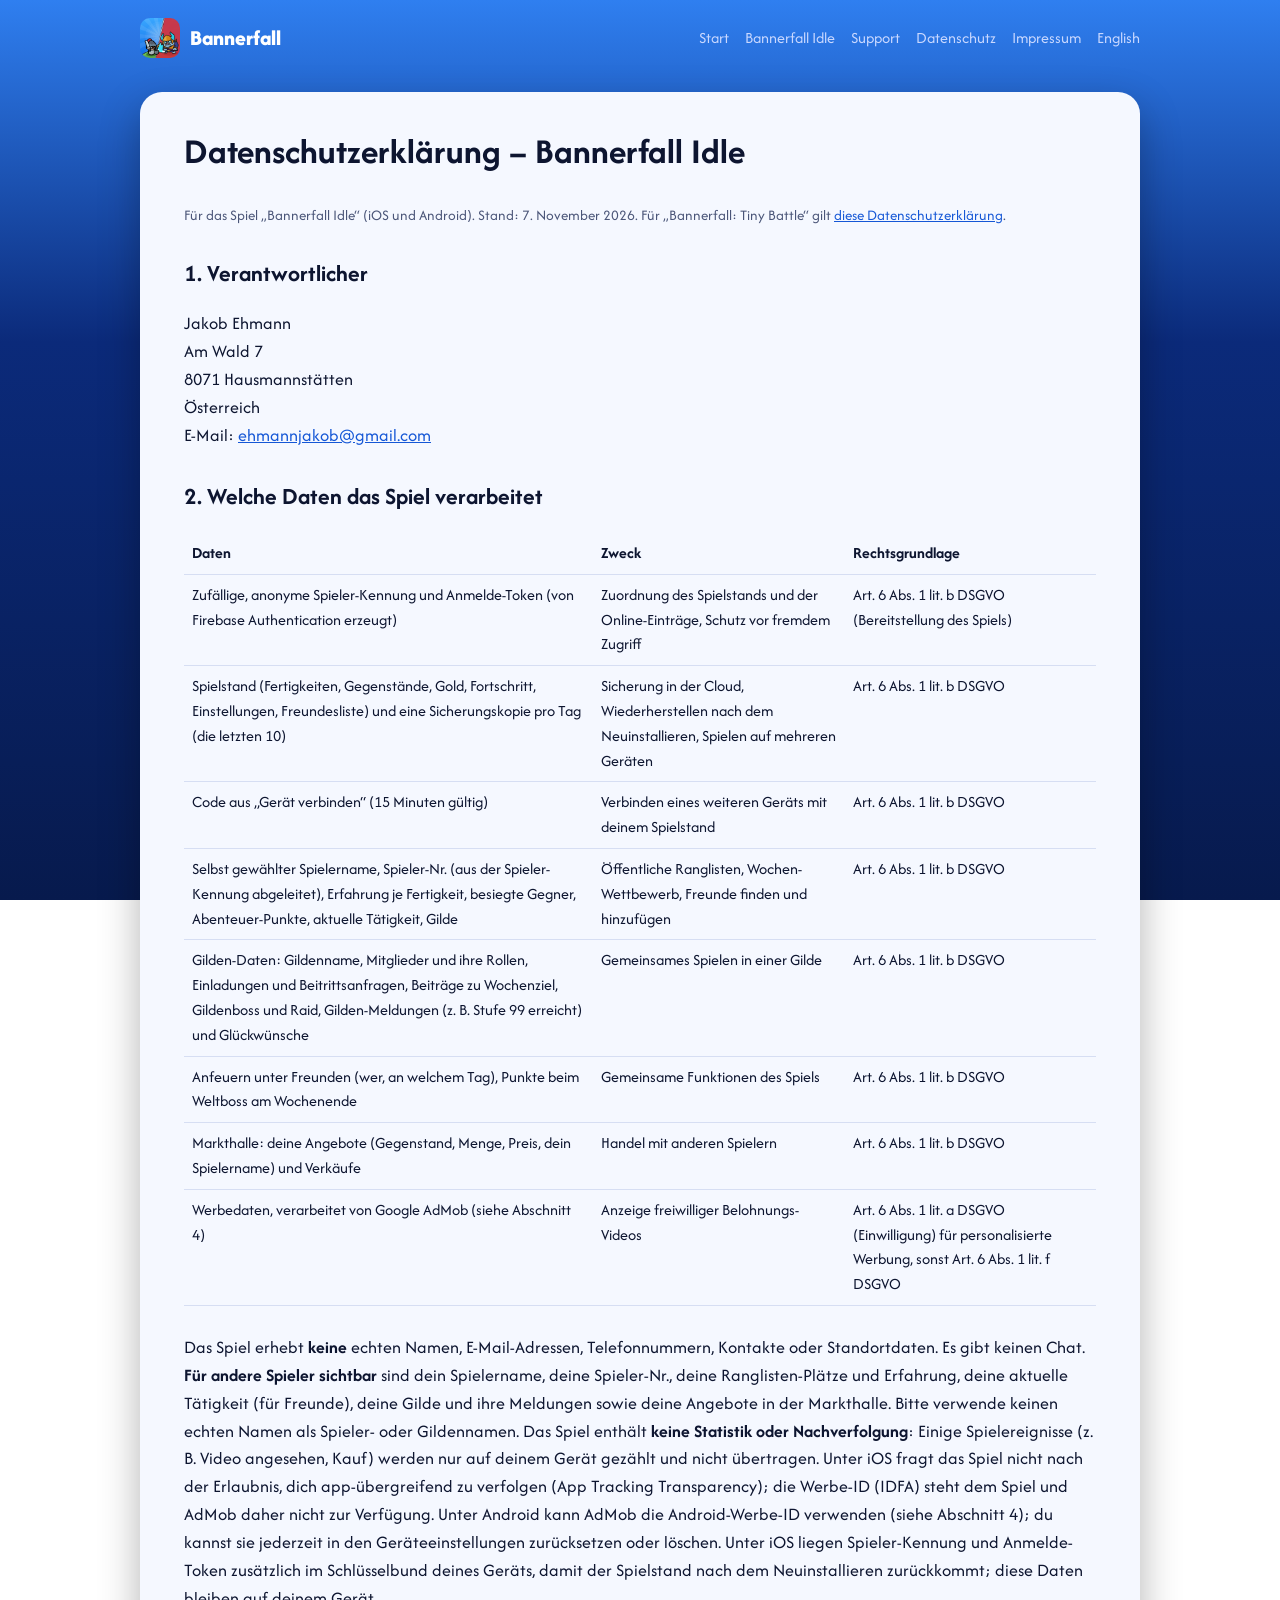
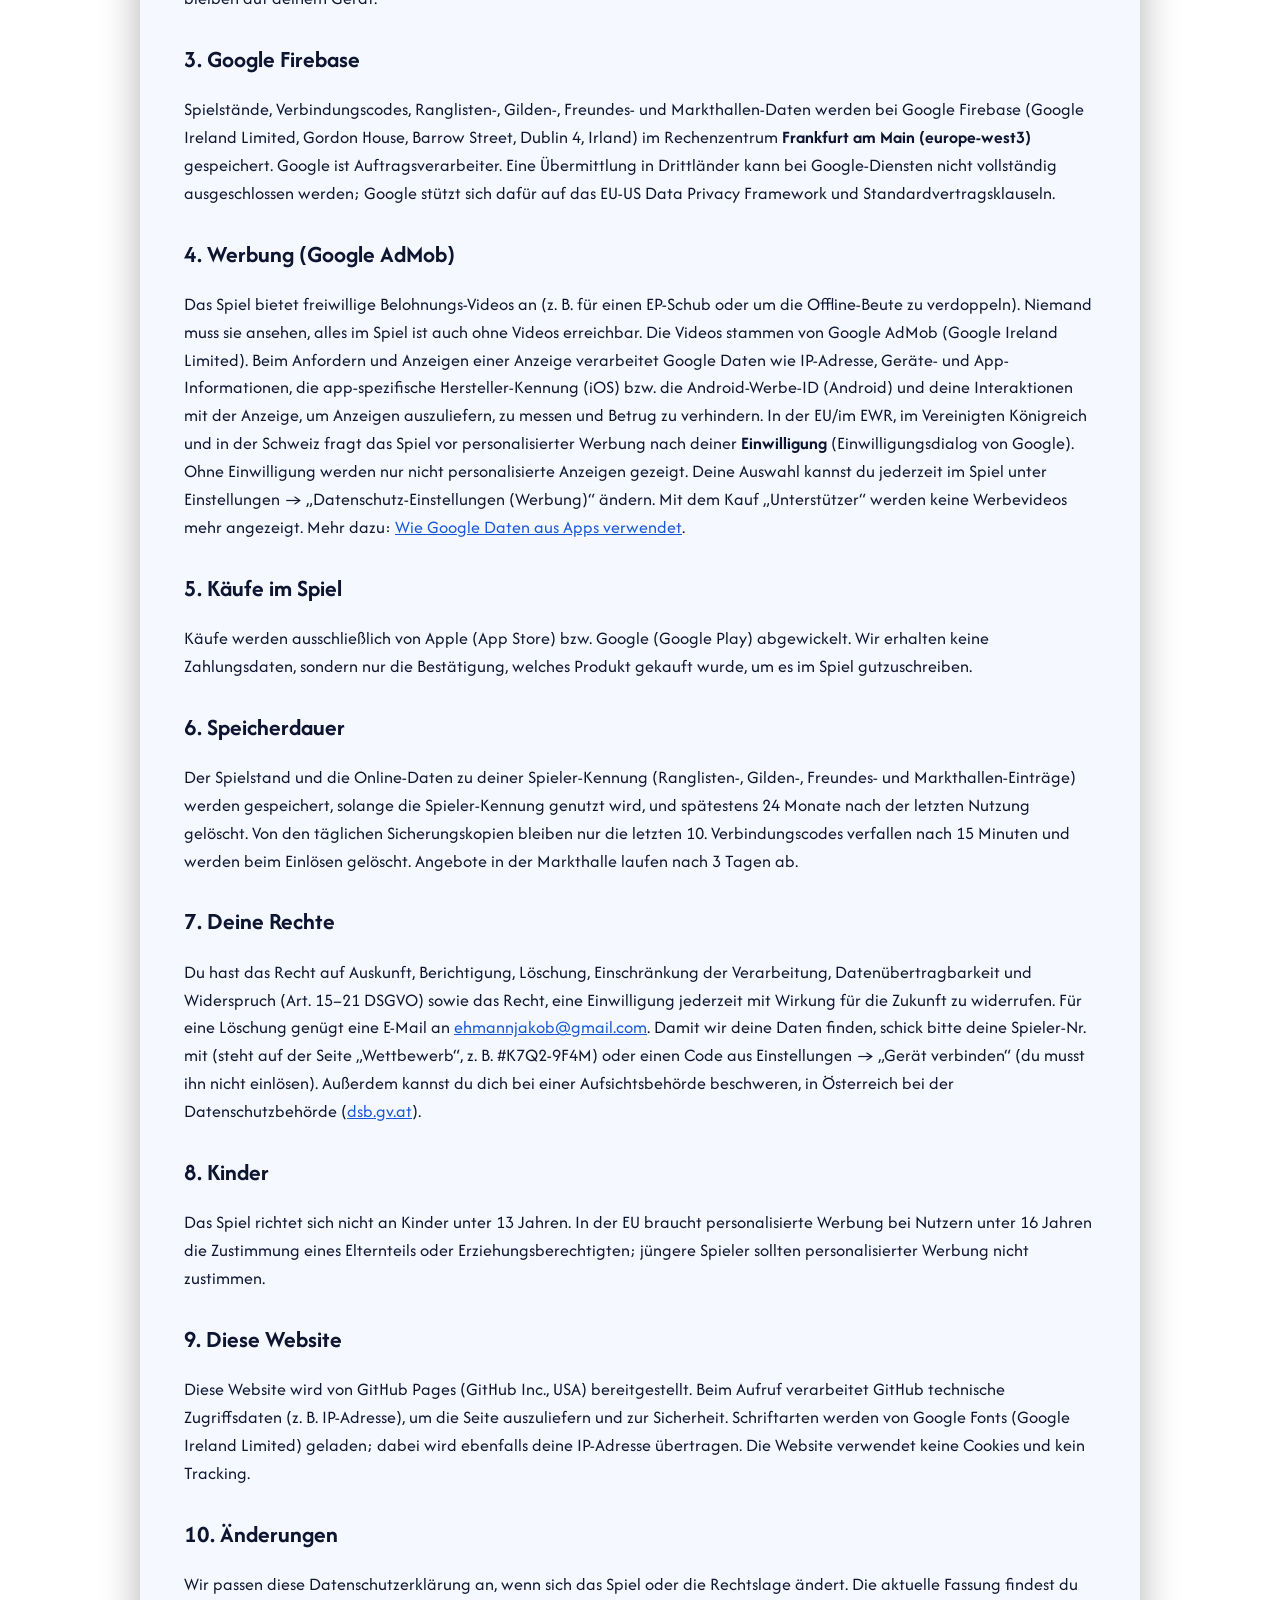
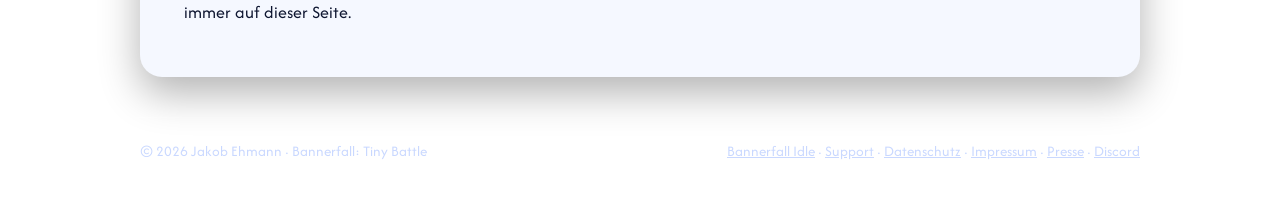
<file: de/idle-datenschutz.html>
<!doctype html>
<html lang="de">
<head>
<meta charset="utf-8">
<meta name="viewport" content="width=device-width, initial-scale=1">
<!-- Die Seite ist selbst dunkel gestaltet: Browser sollen sie im Darkmode nicht automatisch umfärben (Samsung Internet, Chrome). -->
<meta name="color-scheme" content="only light">
<meta name="supported-color-schemes" content="light only">
<title>Datenschutzerklärung – Bannerfall Idle</title>
<meta name="description" content="">
<link rel="icon" href="../favicon.png">
<link rel="apple-touch-icon" href="../apple-touch-icon.png">
<link rel="preconnect" href="https://fonts.googleapis.com">
<link rel="preconnect" href="https://fonts.gstatic.com" crossorigin>
<link href="https://fonts.googleapis.com/css2?family=Afacad+Flux:wght@400;600;800&display=swap" rel="stylesheet">
<link rel="stylesheet" href="../style.css?v=341d3c25">
</head>
<body>
<div class="wrap">
<header class="top">
<a class="brand" href="index.html"><img src="../img/icon.png" alt="">Bannerfall</a>
<nav><a href="index.html">Start</a><a href="idle/">Bannerfall Idle</a><a href="support.html">Support</a><a href="datenschutz.html">Datenschutz</a><a href="impressum.html">Impressum</a><a href="../idle-privacy.html" lang="en">English</a></nav>
</header>
<main class="doc">
<h1>Datenschutzerklärung – Bannerfall Idle</h1>
<p class="note">Für das Spiel „Bannerfall Idle“ (iOS und Android). Stand: 7. November 2026. Für „Bannerfall: Tiny Battle“ gilt <a href="datenschutz.html">diese Datenschutzerklärung</a>.</p>
<h2>1. Verantwortlicher</h2>
<p>Jakob Ehmann<br>Am Wald 7<br>8071 Hausmannstätten<br>Österreich<br>E-Mail: <a href="mailto:ehmannjakob@gmail.com">ehmannjakob@gmail.com</a></p>
<h2>2. Welche Daten das Spiel verarbeitet</h2>
<div class="table-scroll"><table><tr><th>Daten</th><th>Zweck</th><th>Rechtsgrundlage</th></tr><tr><td>Zufällige, anonyme Spieler-Kennung und Anmelde-Token (von Firebase Authentication erzeugt)</td><td>Zuordnung des Spielstands und der Online-Einträge, Schutz vor fremdem Zugriff</td><td>Art. 6 Abs. 1 lit. b DSGVO (Bereitstellung des Spiels)</td></tr><tr><td>Spielstand (Fertigkeiten, Gegenstände, Gold, Fortschritt, Einstellungen, Freundesliste) und eine Sicherungskopie pro Tag (die letzten 10)</td><td>Sicherung in der Cloud, Wiederherstellen nach dem Neuinstallieren, Spielen auf mehreren Geräten</td><td>Art. 6 Abs. 1 lit. b DSGVO</td></tr><tr><td>Code aus „Gerät verbinden“ (15 Minuten gültig)</td><td>Verbinden eines weiteren Geräts mit deinem Spielstand</td><td>Art. 6 Abs. 1 lit. b DSGVO</td></tr><tr><td>Selbst gewählter Spielername, Spieler-Nr. (aus der Spieler-Kennung abgeleitet), Erfahrung je Fertigkeit, besiegte Gegner, Abenteuer-Punkte, aktuelle Tätigkeit, Gilde</td><td>Öffentliche Ranglisten, Wochen-Wettbewerb, Freunde finden und hinzufügen</td><td>Art. 6 Abs. 1 lit. b DSGVO</td></tr><tr><td>Gilden-Daten: Gildenname, Mitglieder und ihre Rollen, Einladungen und Beitrittsanfragen, Beiträge zu Wochenziel, Gildenboss und Raid, Gilden-Meldungen (z. B. Stufe 99 erreicht) und Glückwünsche</td><td>Gemeinsames Spielen in einer Gilde</td><td>Art. 6 Abs. 1 lit. b DSGVO</td></tr><tr><td>Anfeuern unter Freunden (wer, an welchem Tag), Punkte beim Weltboss am Wochenende</td><td>Gemeinsame Funktionen des Spiels</td><td>Art. 6 Abs. 1 lit. b DSGVO</td></tr><tr><td>Markthalle: deine Angebote (Gegenstand, Menge, Preis, dein Spielername) und Verkäufe</td><td>Handel mit anderen Spielern</td><td>Art. 6 Abs. 1 lit. b DSGVO</td></tr><tr><td>Werbedaten, verarbeitet von Google AdMob (siehe Abschnitt 4)</td><td>Anzeige freiwilliger Belohnungs-Videos</td><td>Art. 6 Abs. 1 lit. a DSGVO (Einwilligung) für personalisierte Werbung, sonst Art. 6 Abs. 1 lit. f DSGVO</td></tr></table></div>
<p>Das Spiel erhebt <strong>keine</strong> echten Namen, E-Mail-Adressen, Telefonnummern, Kontakte oder Standortdaten. Es gibt keinen Chat. <strong>Für andere Spieler sichtbar</strong> sind dein Spielername, deine Spieler-Nr., deine Ranglisten-Plätze und Erfahrung, deine aktuelle Tätigkeit (für Freunde), deine Gilde und ihre Meldungen sowie deine Angebote in der Markthalle. Bitte verwende keinen echten Namen als Spieler- oder Gildennamen. Das Spiel enthält <strong>keine Statistik oder Nachverfolgung</strong>: Einige Spielereignisse (z. B. Video angesehen, Kauf) werden nur auf deinem Gerät gezählt und nicht übertragen. Unter iOS fragt das Spiel nicht nach der Erlaubnis, dich app-übergreifend zu verfolgen (App Tracking Transparency); die Werbe-ID (IDFA) steht dem Spiel und AdMob daher nicht zur Verfügung. Unter Android kann AdMob die Android-Werbe-ID verwenden (siehe Abschnitt 4); du kannst sie jederzeit in den Geräteeinstellungen zurücksetzen oder löschen. Unter iOS liegen Spieler-Kennung und Anmelde-Token zusätzlich im Schlüsselbund deines Geräts, damit der Spielstand nach dem Neuinstallieren zurückkommt; diese Daten bleiben auf deinem Gerät.</p>
<h2>3. Google Firebase</h2>
<p>Spielstände, Verbindungscodes, Ranglisten-, Gilden-, Freundes- und Markthallen-Daten werden bei Google Firebase (Google Ireland Limited, Gordon House, Barrow Street, Dublin 4, Irland) im Rechenzentrum <strong>Frankfurt am Main (europe-west3)</strong> gespeichert. Google ist Auftragsverarbeiter. Eine Übermittlung in Drittländer kann bei Google-Diensten nicht vollständig ausgeschlossen werden; Google stützt sich dafür auf das EU-US Data Privacy Framework und Standardvertragsklauseln.</p>
<h2>4. Werbung (Google AdMob)</h2>
<p>Das Spiel bietet freiwillige Belohnungs-Videos an (z. B. für einen EP-Schub oder um die Offline-Beute zu verdoppeln). Niemand muss sie ansehen, alles im Spiel ist auch ohne Videos erreichbar. Die Videos stammen von Google AdMob (Google Ireland Limited). Beim Anfordern und Anzeigen einer Anzeige verarbeitet Google Daten wie IP-Adresse, Geräte- und App-Informationen, die app-spezifische Hersteller-Kennung (iOS) bzw. die Android-Werbe-ID (Android) und deine Interaktionen mit der Anzeige, um Anzeigen auszuliefern, zu messen und Betrug zu verhindern. In der EU/im EWR, im Vereinigten Königreich und in der Schweiz fragt das Spiel vor personalisierter Werbung nach deiner <strong>Einwilligung</strong> (Einwilligungsdialog von Google). Ohne Einwilligung werden nur nicht personalisierte Anzeigen gezeigt. Deine Auswahl kannst du jederzeit im Spiel unter Einstellungen → „Datenschutz-Einstellungen (Werbung)“ ändern. Mit dem Kauf „Unterstützer“ werden keine Werbevideos mehr angezeigt. Mehr dazu: <a href="https://policies.google.com/technologies/partner-sites?hl=de">Wie Google Daten aus Apps verwendet</a>.</p>
<h2>5. Käufe im Spiel</h2>
<p>Käufe werden ausschließlich von Apple (App Store) bzw. Google (Google Play) abgewickelt. Wir erhalten keine Zahlungsdaten, sondern nur die Bestätigung, welches Produkt gekauft wurde, um es im Spiel gutzuschreiben.</p>
<h2>6. Speicherdauer</h2>
<p>Der Spielstand und die Online-Daten zu deiner Spieler-Kennung (Ranglisten-, Gilden-, Freundes- und Markthallen-Einträge) werden gespeichert, solange die Spieler-Kennung genutzt wird, und spätestens 24 Monate nach der letzten Nutzung gelöscht. Von den täglichen Sicherungskopien bleiben nur die letzten 10. Verbindungscodes verfallen nach 15 Minuten und werden beim Einlösen gelöscht. Angebote in der Markthalle laufen nach 3 Tagen ab.</p>
<h2>7. Deine Rechte</h2>
<p>Du hast das Recht auf Auskunft, Berichtigung, Löschung, Einschränkung der Verarbeitung, Datenübertragbarkeit und Widerspruch (Art. 15–21 DSGVO) sowie das Recht, eine Einwilligung jederzeit mit Wirkung für die Zukunft zu widerrufen. Für eine Löschung genügt eine E-Mail an <a href="mailto:ehmannjakob@gmail.com">ehmannjakob@gmail.com</a>. Damit wir deine Daten finden, schick bitte deine Spieler-Nr. mit (steht auf der Seite „Wettbewerb“, z. B. #K7Q2-9F4M) oder einen Code aus Einstellungen → „Gerät verbinden“ (du musst ihn nicht einlösen). Außerdem kannst du dich bei einer Aufsichtsbehörde beschweren, in Österreich bei der Datenschutzbehörde (<a href="https://www.dsb.gv.at">dsb.gv.at</a>).</p>
<h2>8. Kinder</h2>
<p>Das Spiel richtet sich nicht an Kinder unter 13 Jahren. In der EU braucht personalisierte Werbung bei Nutzern unter 16 Jahren die Zustimmung eines Elternteils oder Erziehungsberechtigten; jüngere Spieler sollten personalisierter Werbung nicht zustimmen.</p>
<h2>9. Diese Website</h2>
<p>Diese Website wird von GitHub Pages (GitHub Inc., USA) bereitgestellt. Beim Aufruf verarbeitet GitHub technische Zugriffsdaten (z. B. IP-Adresse), um die Seite auszuliefern und zur Sicherheit. Schriftarten werden von Google Fonts (Google Ireland Limited) geladen; dabei wird ebenfalls deine IP-Adresse übertragen. Die Website verwendet keine Cookies und kein Tracking.</p>
<h2>10. Änderungen</h2>
<p>Wir passen diese Datenschutzerklärung an, wenn sich das Spiel oder die Rechtslage ändert. Die aktuelle Fassung findest du immer auf dieser Seite.</p>
</main>
</div>
<footer><div class="wrap"><span>© 2026 Jakob Ehmann · Bannerfall: Tiny Battle</span><span><a href="idle/">Bannerfall Idle</a> · <a href="support.html">Support</a> · <a href="datenschutz.html">Datenschutz</a> · <a href="impressum.html">Impressum</a> · <a href="presskit.html">Presse</a> · <a href="https://discord.gg/FheVjeFyn">Discord</a></span></div></footer>
</body>
</html>
</file>
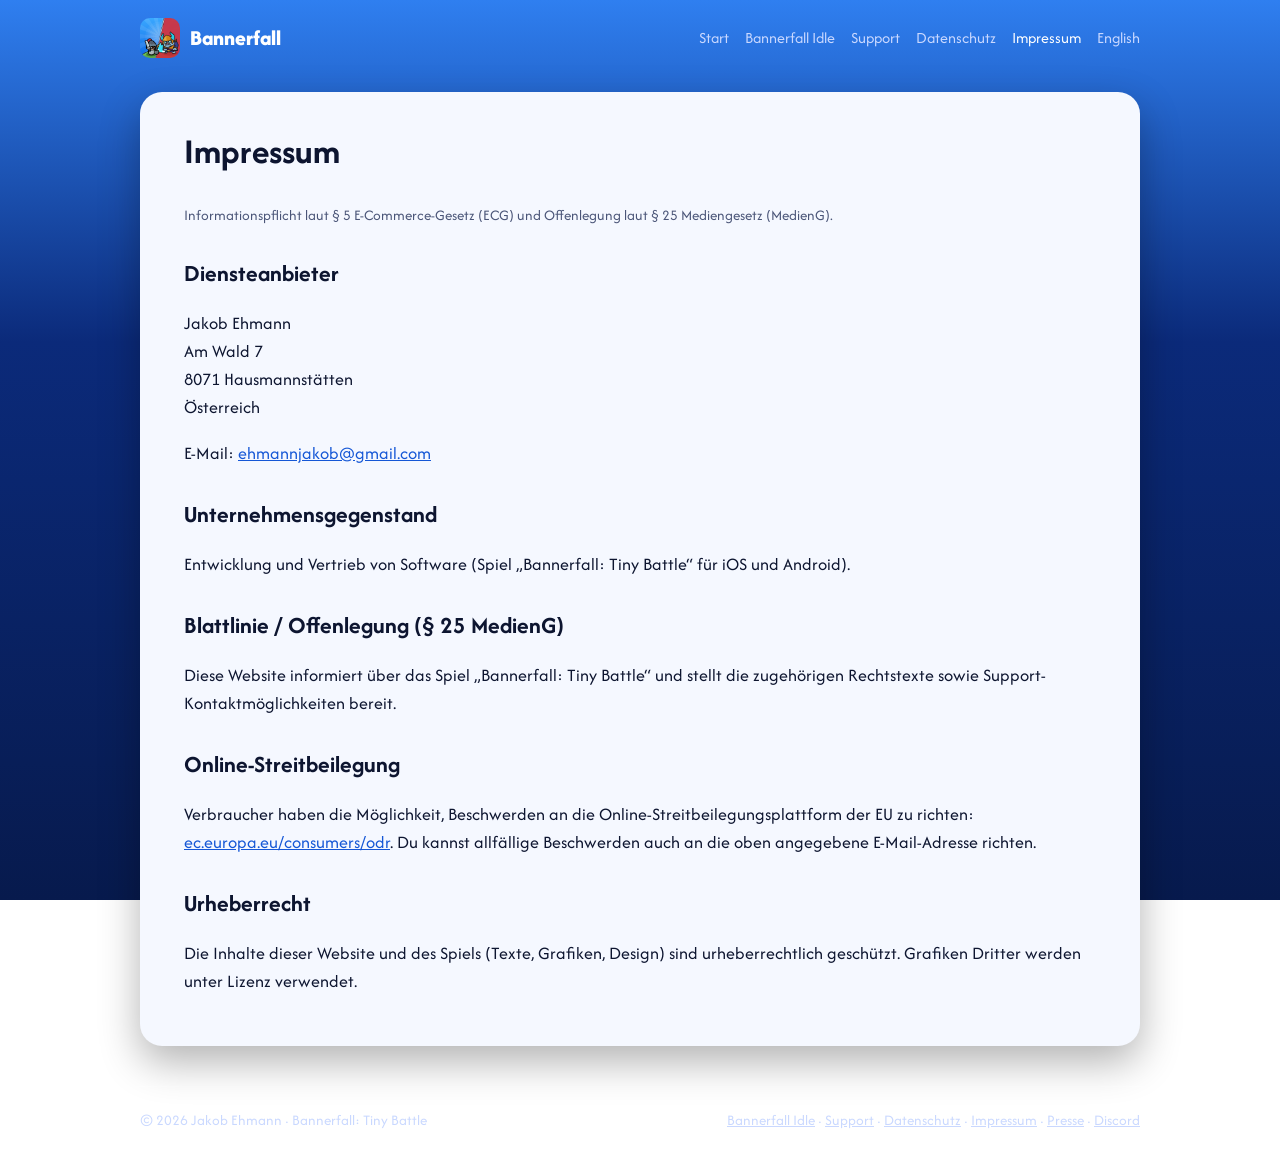
<file: de/impressum.html>
<!doctype html>
<html lang="de">
<head>
<meta charset="utf-8">
<meta name="viewport" content="width=device-width, initial-scale=1">
<!-- Die Seite ist selbst dunkel gestaltet: Browser sollen sie im Darkmode nicht automatisch umfärben (Samsung Internet, Chrome). -->
<meta name="color-scheme" content="only light">
<meta name="supported-color-schemes" content="light only">
<title>Impressum – Bannerfall</title>
<meta name="description" content="">
<link rel="icon" href="../favicon.png">
<link rel="apple-touch-icon" href="../apple-touch-icon.png">
<link rel="preconnect" href="https://fonts.googleapis.com">
<link rel="preconnect" href="https://fonts.gstatic.com" crossorigin>
<link href="https://fonts.googleapis.com/css2?family=Afacad+Flux:wght@400;600;800&display=swap" rel="stylesheet">
<link rel="stylesheet" href="../style.css?v=341d3c25">
</head>
<body>
<div class="wrap">
<header class="top">
<a class="brand" href="index.html"><img src="../img/icon.png" alt="">Bannerfall</a>
<nav><a href="index.html">Start</a><a href="idle/">Bannerfall Idle</a><a href="support.html">Support</a><a href="datenschutz.html">Datenschutz</a><a href="impressum.html" aria-current="page">Impressum</a><a href="../imprint.html" lang="en">English</a></nav>
</header>
<main class="doc">
<h1>Impressum</h1>
<p class="note">Informationspflicht laut § 5 E-Commerce-Gesetz (ECG) und Offenlegung laut § 25 Mediengesetz (MedienG).</p>
<h2>Diensteanbieter</h2>
<p>Jakob Ehmann<br>Am Wald 7<br>8071 Hausmannstätten<br>Österreich</p>
<p>E-Mail: <a href="mailto:ehmannjakob@gmail.com">ehmannjakob@gmail.com</a></p>
<h2>Unternehmensgegenstand</h2>
<p>Entwicklung und Vertrieb von Software (Spiel „Bannerfall: Tiny Battle“ für iOS und Android).</p>
<h2>Blattlinie / Offenlegung (§ 25 MedienG)</h2>
<p>Diese Website informiert über das Spiel „Bannerfall: Tiny Battle“ und stellt die zugehörigen Rechtstexte sowie Support-Kontaktmöglichkeiten bereit.</p>
<h2>Online-Streitbeilegung</h2>
<p>Verbraucher haben die Möglichkeit, Beschwerden an die Online-Streitbeilegungsplattform der EU zu richten: <a href="https://ec.europa.eu/consumers/odr">ec.europa.eu/consumers/odr</a>. Du kannst allfällige Beschwerden auch an die oben angegebene E-Mail-Adresse richten.</p>
<h2>Urheberrecht</h2>
<p>Die Inhalte dieser Website und des Spiels (Texte, Grafiken, Design) sind urheberrechtlich geschützt. Grafiken Dritter werden unter Lizenz verwendet.</p>
</main>
</div>
<footer><div class="wrap"><span>© 2026 Jakob Ehmann · Bannerfall: Tiny Battle</span><span><a href="idle/">Bannerfall Idle</a> · <a href="support.html">Support</a> · <a href="datenschutz.html">Datenschutz</a> · <a href="impressum.html">Impressum</a> · <a href="presskit.html">Presse</a> · <a href="https://discord.gg/FheVjeFyn">Discord</a></span></div></footer>
</body>
</html>
</file>
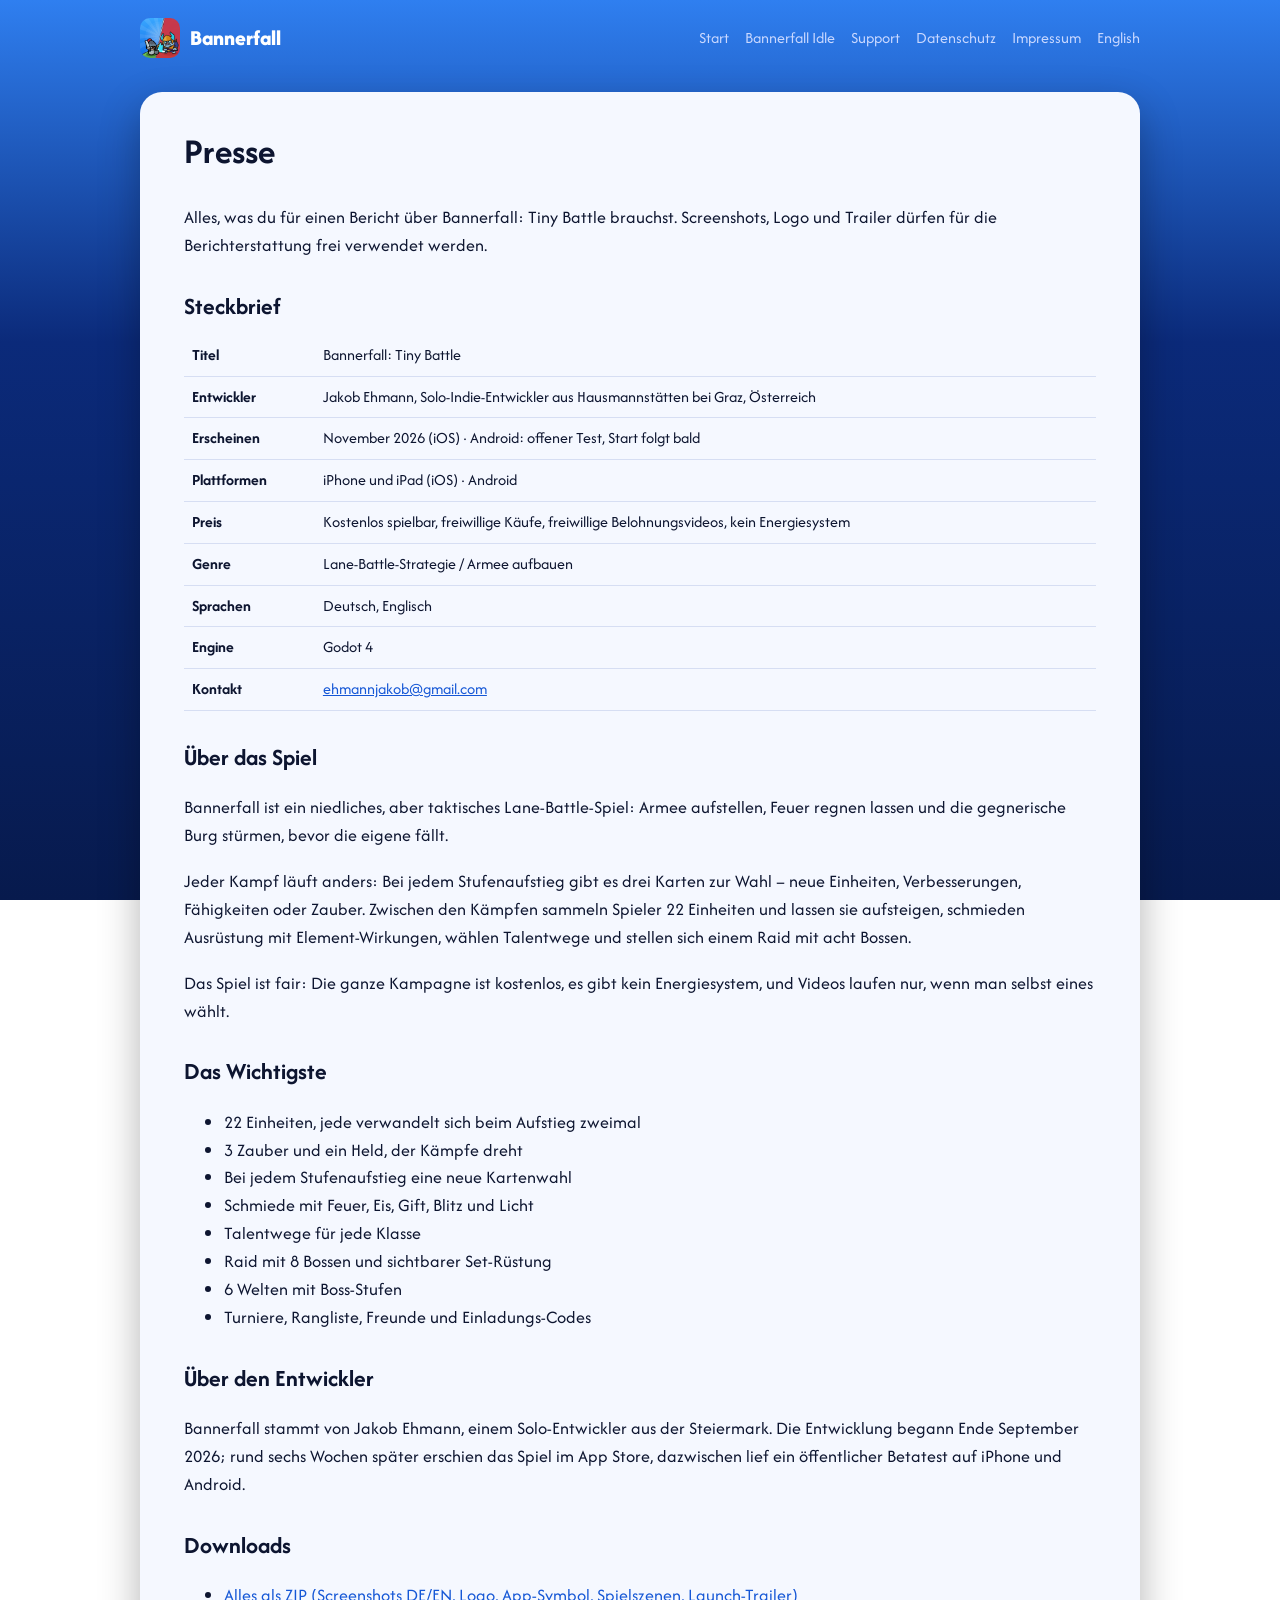
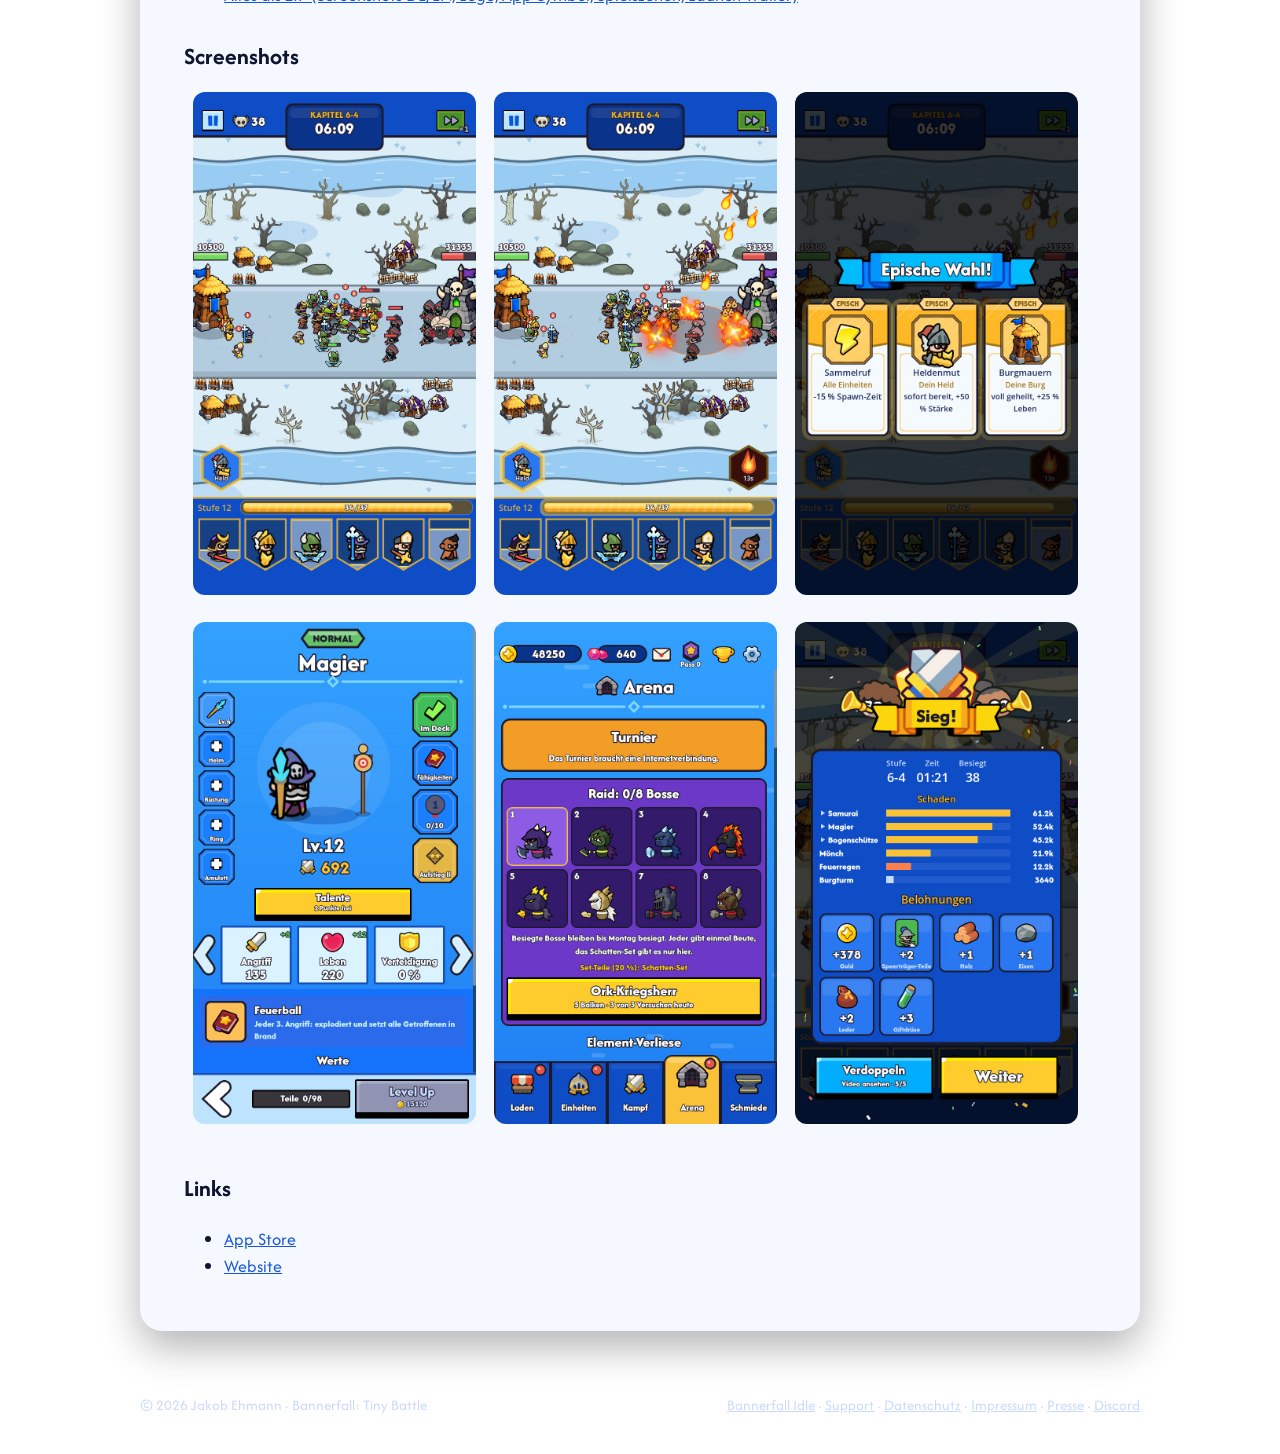
<file: de/presskit.html>
<!doctype html>
<html lang="de">
<head>
<meta charset="utf-8">
<meta name="viewport" content="width=device-width, initial-scale=1">
<!-- Die Seite ist selbst dunkel gestaltet: Browser sollen sie im Darkmode nicht automatisch umfärben (Samsung Internet, Chrome). -->
<meta name="color-scheme" content="only light">
<meta name="supported-color-schemes" content="light only">
<title>Presse – Bannerfall</title>
<meta name="description" content="Alles, was du für einen Bericht über Bannerfall: Tiny Battle brauchst. Screenshots, Logo und Trailer dürfen für die Berichterstattung frei verwendet werden.">
<link rel="icon" href="../favicon.png">
<link rel="apple-touch-icon" href="../apple-touch-icon.png">
<link rel="preconnect" href="https://fonts.googleapis.com">
<link rel="preconnect" href="https://fonts.gstatic.com" crossorigin>
<link href="https://fonts.googleapis.com/css2?family=Afacad+Flux:wght@400;600;800&display=swap" rel="stylesheet">
<link rel="stylesheet" href="../style.css?v=341d3c25">
</head>
<body>
<div class="wrap">
<header class="top">
<a class="brand" href="index.html"><img src="../img/icon.png" alt="">Bannerfall</a>
<nav><a href="index.html">Start</a><a href="idle/">Bannerfall Idle</a><a href="support.html">Support</a><a href="datenschutz.html">Datenschutz</a><a href="impressum.html">Impressum</a><a href="../presskit.html" lang="en">English</a></nav>
</header>
<main class="doc">
<h1>Presse</h1>
<p>Alles, was du für einen Bericht über Bannerfall: Tiny Battle brauchst. Screenshots, Logo und Trailer dürfen für die Berichterstattung frei verwendet werden.</p>
<h2>Steckbrief</h2>
<table><tr><th>Titel</th><td>Bannerfall: Tiny Battle</td></tr><tr><th>Entwickler</th><td>Jakob Ehmann, Solo-Indie-Entwickler aus Hausmannstätten bei Graz, Österreich</td></tr><tr><th>Erscheinen</th><td>November 2026 (iOS) · Android: offener Test, Start folgt bald</td></tr><tr><th>Plattformen</th><td>iPhone und iPad (iOS) · Android</td></tr><tr><th>Preis</th><td>Kostenlos spielbar, freiwillige Käufe, freiwillige Belohnungsvideos, kein Energiesystem</td></tr><tr><th>Genre</th><td>Lane-Battle-Strategie / Armee aufbauen</td></tr><tr><th>Sprachen</th><td>Deutsch, Englisch</td></tr><tr><th>Engine</th><td>Godot 4</td></tr><tr><th>Kontakt</th><td><a href="mailto:ehmannjakob@gmail.com?subject=Bannerfall%20Press">ehmannjakob@gmail.com</a></td></tr></table>
<h2>Über das Spiel</h2>
<p>Bannerfall ist ein niedliches, aber taktisches Lane-Battle-Spiel: Armee aufstellen, Feuer regnen lassen und die gegnerische Burg stürmen, bevor die eigene fällt.</p><p>Jeder Kampf läuft anders: Bei jedem Stufenaufstieg gibt es drei Karten zur Wahl – neue Einheiten, Verbesserungen, Fähigkeiten oder Zauber. Zwischen den Kämpfen sammeln Spieler 22 Einheiten und lassen sie aufsteigen, schmieden Ausrüstung mit Element-Wirkungen, wählen Talentwege und stellen sich einem Raid mit acht Bossen.</p><p>Das Spiel ist fair: Die ganze Kampagne ist kostenlos, es gibt kein Energiesystem, und Videos laufen nur, wenn man selbst eines wählt.</p>
<h2>Das Wichtigste</h2>
<ul><li>22 Einheiten, jede verwandelt sich beim Aufstieg zweimal</li><li>3 Zauber und ein Held, der Kämpfe dreht</li><li>Bei jedem Stufenaufstieg eine neue Kartenwahl</li><li>Schmiede mit Feuer, Eis, Gift, Blitz und Licht</li><li>Talentwege für jede Klasse</li><li>Raid mit 8 Bossen und sichtbarer Set-Rüstung</li><li>6 Welten mit Boss-Stufen</li><li>Turniere, Rangliste, Freunde und Einladungs-Codes</li></ul>
<h2>Über den Entwickler</h2>
<p>Bannerfall stammt von Jakob Ehmann, einem Solo-Entwickler aus der Steiermark. Die Entwicklung begann Ende September 2026; rund sechs Wochen später erschien das Spiel im App Store, dazwischen lief ein öffentlicher Betatest auf iPhone und Android.</p>
<h2>Downloads</h2>
<ul><li><a href="../presskit/bannerfall_presskit.zip">Alles als ZIP (Screenshots DE/EN, Logo, App-Symbol, Spielszenen, Launch-Trailer)</a></li></ul>
<h2>Screenshots</h2>
<div><a href="../img/de/battle.jpg"><img src="../img/de/battle.jpg" alt="Bannerfall" loading="lazy" width="720" height="1280" style="width:31%;height:auto;margin:1%;border-radius:12px"></a><a href="../img/de/spell.jpg"><img src="../img/de/spell.jpg" alt="Bannerfall" loading="lazy" width="720" height="1280" style="width:31%;height:auto;margin:1%;border-radius:12px"></a><a href="../img/de/cards.jpg"><img src="../img/de/cards.jpg" alt="Bannerfall" loading="lazy" width="720" height="1280" style="width:31%;height:auto;margin:1%;border-radius:12px"></a><a href="../img/de/unit.jpg"><img src="../img/de/unit.jpg" alt="Bannerfall" loading="lazy" width="720" height="1280" style="width:31%;height:auto;margin:1%;border-radius:12px"></a><a href="../img/de/raid.jpg"><img src="../img/de/raid.jpg" alt="Bannerfall" loading="lazy" width="720" height="1280" style="width:31%;height:auto;margin:1%;border-radius:12px"></a><a href="../img/de/victory.jpg"><img src="../img/de/victory.jpg" alt="Bannerfall" loading="lazy" width="720" height="1280" style="width:31%;height:auto;margin:1%;border-radius:12px"></a></div>
<h2>Links</h2>
<ul><li><a href="https://apps.apple.com/app/id6824882107">App Store</a></li><li><a href="../index.html">Website</a></li></ul>
</main>
</div>
<footer><div class="wrap"><span>© 2026 Jakob Ehmann · Bannerfall: Tiny Battle</span><span><a href="idle/">Bannerfall Idle</a> · <a href="support.html">Support</a> · <a href="datenschutz.html">Datenschutz</a> · <a href="impressum.html">Impressum</a> · <a href="presskit.html">Presse</a> · <a href="https://discord.gg/FheVjeFyn">Discord</a></span></div></footer>
</body>
</html>
</file>
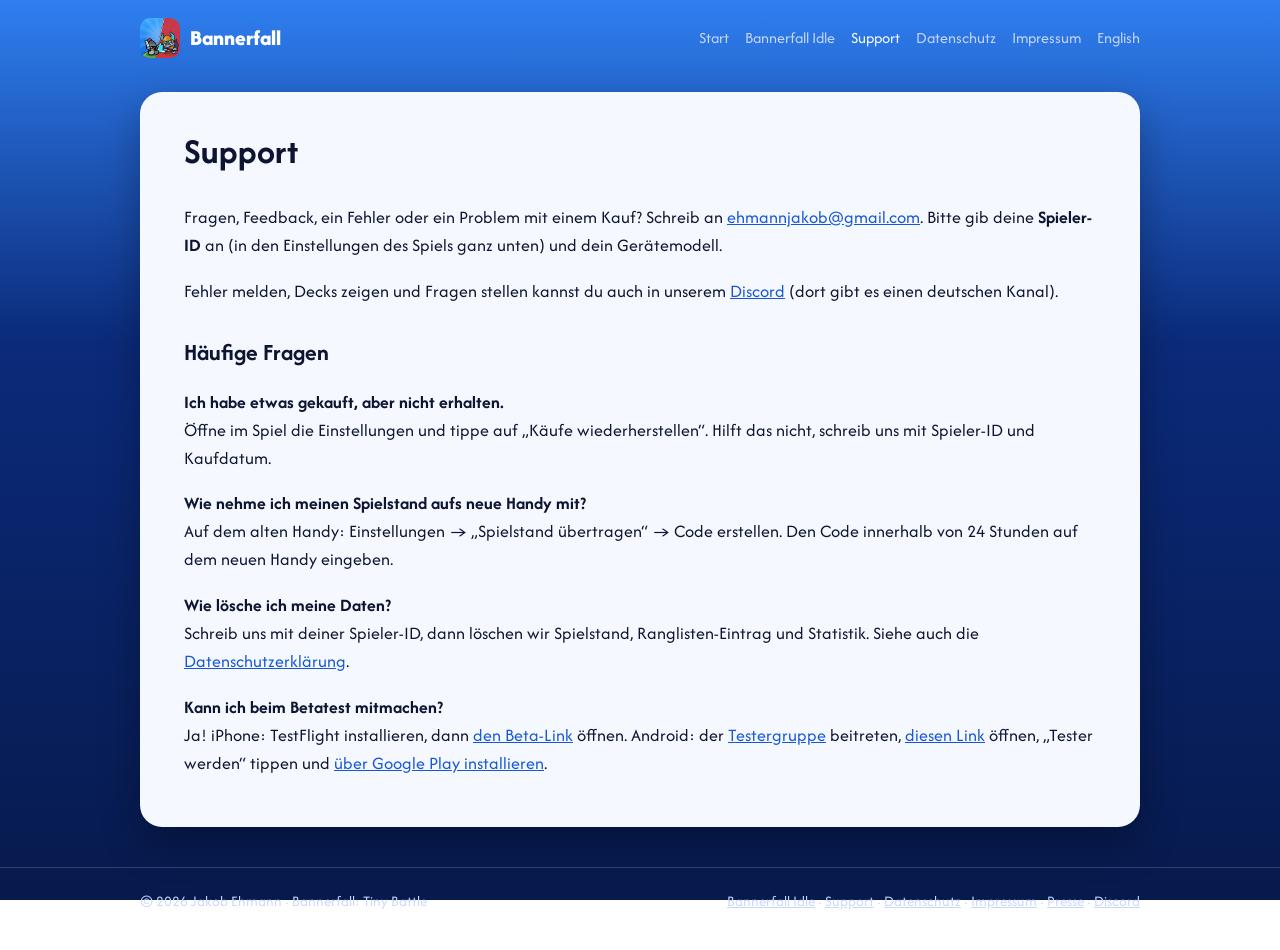
<file: de/support.html>
<!doctype html>
<html lang="de">
<head>
<meta charset="utf-8">
<meta name="viewport" content="width=device-width, initial-scale=1">
<!-- Die Seite ist selbst dunkel gestaltet: Browser sollen sie im Darkmode nicht automatisch umfärben (Samsung Internet, Chrome). -->
<meta name="color-scheme" content="only light">
<meta name="supported-color-schemes" content="light only">
<title>Support – Bannerfall</title>
<meta name="description" content="">
<link rel="icon" href="../favicon.png">
<link rel="apple-touch-icon" href="../apple-touch-icon.png">
<link rel="preconnect" href="https://fonts.googleapis.com">
<link rel="preconnect" href="https://fonts.gstatic.com" crossorigin>
<link href="https://fonts.googleapis.com/css2?family=Afacad+Flux:wght@400;600;800&display=swap" rel="stylesheet">
<link rel="stylesheet" href="../style.css?v=341d3c25">
</head>
<body>
<div class="wrap">
<header class="top">
<a class="brand" href="index.html"><img src="../img/icon.png" alt="">Bannerfall</a>
<nav><a href="index.html">Start</a><a href="idle/">Bannerfall Idle</a><a href="support.html" aria-current="page">Support</a><a href="datenschutz.html">Datenschutz</a><a href="impressum.html">Impressum</a><a href="../support.html" lang="en">English</a></nav>
</header>
<main class="doc">
<h1>Support</h1>
<p>Fragen, Feedback, ein Fehler oder ein Problem mit einem Kauf? Schreib an <a href="mailto:ehmannjakob@gmail.com?subject=Bannerfall">ehmannjakob@gmail.com</a>. Bitte gib deine <strong>Spieler-ID</strong> an (in den Einstellungen des Spiels ganz unten) und dein Gerätemodell.</p>
<p>Fehler melden, Decks zeigen und Fragen stellen kannst du auch in unserem <a href="https://discord.gg/FheVjeFyn">Discord</a> (dort gibt es einen deutschen Kanal).</p>
<h2>Häufige Fragen</h2>
<p><strong>Ich habe etwas gekauft, aber nicht erhalten.</strong><br>Öffne im Spiel die Einstellungen und tippe auf „Käufe wiederherstellen“. Hilft das nicht, schreib uns mit Spieler-ID und Kaufdatum.</p>
<p><strong>Wie nehme ich meinen Spielstand aufs neue Handy mit?</strong><br>Auf dem alten Handy: Einstellungen → „Spielstand übertragen“ → Code erstellen. Den Code innerhalb von 24 Stunden auf dem neuen Handy eingeben.</p>
<p><strong>Wie lösche ich meine Daten?</strong><br>Schreib uns mit deiner Spieler-ID, dann löschen wir Spielstand, Ranglisten-Eintrag und Statistik. Siehe auch die <a href="datenschutz.html">Datenschutzerklärung</a>.</p>
<p><strong>Kann ich beim Betatest mitmachen?</strong><br>Ja! iPhone: TestFlight installieren, dann <a href="https://testflight.apple.com/join/FJttqMWU">den Beta-Link</a> öffnen. Android: der <a href="https://groups.google.com/g/bannerfall-tester">Testergruppe</a> beitreten, <a href="https://play.google.com/apps/testing/de.jakobehmann.bannerfall">diesen Link</a> öffnen, „Tester werden“ tippen und <a href="https://play.google.com/store/apps/details?id=de.jakobehmann.bannerfall">über Google Play installieren</a>.</p>
</main>
</div>
<footer><div class="wrap"><span>© 2026 Jakob Ehmann · Bannerfall: Tiny Battle</span><span><a href="idle/">Bannerfall Idle</a> · <a href="support.html">Support</a> · <a href="datenschutz.html">Datenschutz</a> · <a href="impressum.html">Impressum</a> · <a href="presskit.html">Presse</a> · <a href="https://discord.gg/FheVjeFyn">Discord</a></span></div></footer>
</body>
</html>
</file>
<file: style.css>
:root {
  color-scheme: only light;
  --sky: #2f7ff0;
  --deep: #0b2a7a;
  --night: #071a4d;
  --gold: #ffd34d;
  --gold-dark: #e0a800;
  --ink: #0d1530;
  --paper: #f5f8ff;
  --text: #ffffff;
  --muted: #c9d8ff;
  --card: rgba(255, 255, 255, 0.08);
  --line: rgba(255, 255, 255, 0.16);
}

* { box-sizing: border-box; }

html { -webkit-text-size-adjust: 100%; }

body {
  margin: 0;
  font-family: "Afacad Flux", system-ui, -apple-system, "Segoe UI", sans-serif;
  font-size: 18px;
  line-height: 1.55;
  color: var(--text);
  background: linear-gradient(180deg, var(--sky) 0%, var(--deep) 38%, var(--night) 100%);
  background-attachment: fixed;
  min-height: 100vh;
}

a { color: var(--gold); }
a:hover { color: #fff1b8; }

.wrap { max-width: 1040px; margin: 0 auto; padding: 0 20px; }

/* Kopfzeile */
.top {
  display: flex;
  align-items: center;
  justify-content: space-between;
  gap: 12px;
  padding: 18px 0;
}
.brand {
  display: flex;
  align-items: center;
  gap: 10px;
  color: #fff;
  text-decoration: none;
  font-weight: 800;
  font-size: 22px;
}
.brand img { width: 40px; height: 40px; border-radius: 10px; }
.top nav { display: flex; gap: 16px; flex-wrap: wrap; font-size: 16px; }
.top nav a { color: var(--muted); text-decoration: none; }
.top nav a:hover, .top nav a[aria-current] { color: #fff; }

/* Startbereich */
.hero {
  display: grid;
  grid-template-columns: 1.1fr 0.9fr;
  gap: 40px;
  align-items: center;
  padding: 40px 0 56px;
}
.hero h1 {
  font-size: clamp(44px, 7vw, 76px);
  line-height: 1;
  margin: 0 0 8px;
  font-weight: 800;
  text-shadow: 0 4px 0 var(--ink);
}
.hero .tag {
  display: inline-block;
  background: var(--gold);
  color: var(--ink);
  font-weight: 800;
  padding: 4px 14px;
  border-radius: 999px;
  margin-bottom: 18px;
  border: 3px solid var(--ink);
}
.hero p.lead { font-size: 21px; color: var(--muted); max-width: 32em; }
.cta { display: flex; gap: 12px; flex-wrap: wrap; margin-top: 24px; }
.btn {
  display: inline-block;
  padding: 14px 24px;
  border-radius: 14px;
  font-weight: 800;
  text-decoration: none;
  border: 3px solid var(--ink);
  box-shadow: 0 5px 0 var(--ink);
  transition: transform 0.08s, box-shadow 0.08s;
}
.btn:active { transform: translateY(4px); box-shadow: 0 1px 0 var(--ink); }
.btn.gold { background: var(--gold); color: var(--ink); }
.btn.ghost { background: rgba(255, 255, 255, 0.12); color: #fff; }
.phone {
  justify-self: center;
  width: min(340px, 80vw);
  border-radius: 34px;
  border: 8px solid var(--ink);
  overflow: hidden;
  box-shadow: 0 24px 60px rgba(0, 0, 0, 0.45);
  transform: rotate(2deg);
  background: var(--ink);
}
.phone img { display: block; width: 100%; height: auto; }

/* Inhalte */
section { padding: 36px 0; }
h2 { font-size: 34px; margin: 0 0 18px; }
.features {
  display: grid;
  grid-template-columns: repeat(3, 1fr);
  gap: 18px;
}
.feature {
  background: var(--card);
  border: 1px solid var(--line);
  border-radius: 18px;
  padding: 20px;
}
.feature h3 { margin: 0 0 6px; font-size: 22px; color: var(--gold); }
.feature p { margin: 0; color: var(--muted); }
.shots {
  display: grid;
  grid-template-columns: repeat(4, 1fr);
  gap: 14px;
}
.shots img {
  width: 100%;
  height: auto;
  border-radius: 18px;
  border: 4px solid var(--ink);
  display: block;
}

/* Startseite: zwei Handys, Zahlen, Ablauf, Funktionen im Wechsel, Galerie, Fragen */
.hero .sub {
  margin: 0 0 18px;
  font-size: clamp(24px, 3.4vw, 34px);
  font-weight: 800;
  color: var(--gold);
  letter-spacing: 0.04em;
  text-transform: uppercase;
}
.phones { position: relative; justify-self: center; width: min(400px, 88vw); }
.phones .phone { position: relative; z-index: 1; margin-left: auto; width: 78%; }
.phones .phone.back {
  position: absolute;
  z-index: 0;
  left: 0;
  top: 10%;
  width: 62%;
  transform: rotate(-7deg);
  opacity: 0.9;
}

.facts {
  display: grid;
  grid-template-columns: repeat(4, 1fr);
  gap: 14px;
  padding: 8px 0 28px;
}
.fact {
  background: var(--card);
  border: 1px solid var(--line);
  border-radius: 18px;
  padding: 18px 14px;
  text-align: center;
}
.fact b { display: block; font-size: 46px; line-height: 1; color: var(--gold); text-shadow: 0 3px 0 var(--ink); }
.fact span { color: var(--muted); font-size: 16px; }

.steps {
  list-style: none;
  margin: 0;
  padding: 0;
  display: grid;
  grid-template-columns: repeat(3, 1fr);
  gap: 18px;
  counter-reset: none;
}
.step {
  position: relative;
  background: var(--card);
  border: 1px solid var(--line);
  border-radius: 18px;
  padding: 26px 20px 20px;
}
.step .num {
  display: inline-grid;
  place-items: center;
  width: 44px;
  height: 44px;
  border-radius: 50%;
  background: var(--gold);
  color: var(--ink);
  font-weight: 800;
  font-size: 22px;
  border: 3px solid var(--ink);
  margin-bottom: 10px;
}
.step h3 { margin: 0 0 6px; font-size: 22px; }
.step p { margin: 0; color: var(--muted); }

.rows { display: grid; gap: 28px; }
.row {
  display: grid;
  grid-template-columns: 260px 1fr;
  gap: 44px;
  align-items: center;
  background: var(--card);
  border: 1px solid var(--line);
  border-radius: 26px;
  padding: 28px 40px;
}
.row.flip { grid-template-columns: 1fr 260px; }
.row.flip .shot { order: 2; }
.row .shot img {
  display: block;
  width: 100%;
  height: auto;
  border-radius: 22px;
  border: 5px solid var(--ink);
  box-shadow: 0 16px 40px rgba(0, 0, 0, 0.35);
}
.row h3 { font-size: clamp(28px, 3.4vw, 38px); margin: 0 0 10px; line-height: 1.1; }
.row p { margin: 0; font-size: 20px; color: var(--muted); max-width: 30em; }

.features.four { grid-template-columns: repeat(4, 1fr); }

/* Bilder-Slider: waagrecht wischen, Pfeile und Punkte darunter */
.gallery {
  display: flex;
  gap: 14px;
  overflow-x: auto;
  scroll-snap-type: x mandatory;
  overscroll-behavior-x: contain;
  scrollbar-width: none;
  padding: 4px 0 6px;
}
.gallery::-webkit-scrollbar { display: none; }
.gallery img {
  flex: 0 0 220px;
  width: 220px;
  height: auto;
  border-radius: 18px;
  border: 4px solid var(--ink);
  display: block;
  scroll-snap-align: start;
}
.dots { display: flex; justify-content: center; gap: 8px; margin-top: 14px; }
.dot {
  width: 10px;
  height: 10px;
  padding: 0;
  border-radius: 999px;
  border: 0;
  background: rgba(255, 255, 255, 0.3);
  cursor: pointer;
  transition: width 0.2s, background 0.2s;
}
.dot.on { width: 26px; background: var(--gold); }

.slider-head { display: flex; align-items: center; justify-content: space-between; gap: 12px; margin-bottom: 18px; }
.slider-head h2 { margin: 0; }
.arrows { display: flex; gap: 10px; }
.arrow {
  width: 48px;
  height: 48px;
  border-radius: 50%;
  border: 3px solid var(--ink);
  background: var(--gold);
  color: var(--ink);
  font: 800 30px/1 "Afacad Flux", system-ui, sans-serif;
  padding: 0 0 4px;
  cursor: pointer;
  box-shadow: 0 4px 0 var(--ink);
}
.arrow:active { transform: translateY(3px); box-shadow: 0 1px 0 var(--ink); }
.gallery { cursor: grab; }
.gallery.drag { cursor: grabbing; scroll-snap-type: none; }
.gallery.drag img { pointer-events: none; }
.gallery img { user-select: none; }

.section-lead { color: var(--muted); max-width: 40em; margin: -6px 0 22px; font-size: 19px; }
.units {
  display: grid;
  grid-template-columns: repeat(3, 1fr);
  gap: 16px;
}
.unit {
  --rar: #b9c1d0;
  display: flex;
  flex-direction: column;
  background: var(--card);
  border: 1px solid var(--line);
  border-top: 4px solid var(--rar);
  border-radius: 20px;
  padding: 14px 16px 18px;
}
.unit.r1 { --rar: #4f9dff; }
.unit.r2 { --rar: #b874ff; }
.unit.r3 { --rar: #ffc23d; }
.unit.r4 { --rar: #ff5fa2; }
.unit .pic {
  border-radius: 16px;
  background: radial-gradient(circle at 50% 62%, color-mix(in srgb, var(--rar) 45%, transparent), transparent 70%), rgba(255, 255, 255, 0.06);
  aspect-ratio: 1 / 0.86;
  position: relative;
  overflow: hidden;
}
.unit .pic img { position: absolute; left: -4%; bottom: 1%; width: 108%; height: auto; }
.unit .forms { display: flex; gap: 6px; margin: 10px 0 8px; }
.unit .form {
  flex: 1;
  border: 1px solid var(--line);
  background: rgba(255, 255, 255, 0.06);
  color: var(--muted);
  border-radius: 999px;
  padding: 4px 0;
  font: 600 13px/1.2 "Afacad Flux", system-ui, sans-serif;
  cursor: pointer;
}
.unit .form.on { background: var(--rar); border-color: var(--rar); color: var(--ink); }
.unit .meta { display: flex; gap: 8px; font-size: 14px; }
.unit .rar { color: var(--rar); font-weight: 800; text-transform: uppercase; letter-spacing: 0.05em; }
.unit .kind { color: var(--muted); }
.unit h3 { margin: 2px 0 6px; font-size: 24px; }
.unit p { margin: 0 0 10px; color: var(--muted); font-size: 16px; line-height: 1.45; }
.unit ul { margin: auto 0 0; padding: 10px 0 0; list-style: none; border-top: 1px solid var(--line); font-size: 15px; line-height: 1.4; color: var(--muted); }
.unit li + li { margin-top: 6px; }
.unit li b { display: block; color: #fff; }

.faq details {
  background: var(--card);
  border: 1px solid var(--line);
  border-radius: 16px;
  padding: 0 20px;
  margin-bottom: 10px;
}
.faq summary {
  cursor: pointer;
  font-weight: 800;
  font-size: 20px;
  padding: 16px 0;
  list-style: none;
}
.faq summary::-webkit-details-marker { display: none; }
.faq summary::after { content: "+"; float: right; color: var(--gold); font-size: 26px; line-height: 1; }
.faq details[open] summary::after { content: "–"; }
.faq details p { margin: 0 0 18px; color: var(--muted); }

.final {
  text-align: center;
  background: linear-gradient(180deg, rgba(255, 211, 77, 0.18), rgba(255, 211, 77, 0.05));
  border: 2px solid rgba(255, 211, 77, 0.45);
  border-radius: 28px;
  padding: 44px 24px;
  margin: 24px 0 48px;
}
.final h2 { font-size: clamp(28px, 4vw, 40px); }
.final p { color: var(--muted); max-width: 34em; margin: 0 auto 22px; }
.final .cta { justify-content: center; margin-top: 0; }

/* Textseiten (Datenschutz, Impressum, Support) */
.doc {
  background: var(--paper);
  color: var(--ink);
  border-radius: 22px;
  padding: 32px clamp(18px, 4vw, 44px);
  margin: 16px 0 40px;
  box-shadow: 0 16px 40px rgba(0, 0, 0, 0.3);
}
.doc h1 { font-size: 36px; margin-top: 0; overflow-wrap: anywhere; hyphens: auto; }
.doc h2 { font-size: 24px; margin: 28px 0 8px; }
.doc a { color: #1557d6; }
.doc table { width: 100%; border-collapse: collapse; font-size: 16px; margin: 10px 0; }
.doc th, .doc td { text-align: left; vertical-align: top; padding: 8px; border-bottom: 1px solid #d6def3; }
.doc .note { color: #4a5578; font-size: 15px; }
.table-scroll { overflow-x: auto; }

footer {
  border-top: 1px solid var(--line);
  padding: 22px 0 36px;
  color: var(--muted);
  font-size: 15px;
}
footer .wrap { display: flex; gap: 16px; flex-wrap: wrap; justify-content: space-between; }
footer a { color: var(--muted); }

@media (max-width: 820px) {
  .top { flex-direction: column; align-items: flex-start; gap: 8px; }
  .doc h1 { font-size: 28px; }
  .hero { grid-template-columns: 1fr; padding-top: 16px; text-align: center; }
  .hero p.lead { margin: 0 auto; }
  .cta { justify-content: center; }
  .features { grid-template-columns: 1fr; }
  .shots { grid-template-columns: repeat(2, 1fr); }
  .top nav { gap: 12px; }
  .hero .sub { margin-bottom: 12px; }
  .phones { width: min(340px, 86vw); margin-top: 8px; }
  .facts { grid-template-columns: repeat(2, 1fr); }
  .fact b { font-size: 38px; }
  .steps, .features.four { grid-template-columns: 1fr; }
  .row, .row.flip { grid-template-columns: 1fr; gap: 20px; padding: 22px 18px; text-align: center; }
  .row.flip .shot { order: 0; }
  .row .shot { width: min(260px, 70vw); margin: 0 auto; }
  .row p { margin: 0 auto; font-size: 18px; }
  .gallery { margin: 0 -20px; padding-left: 20px; padding-right: 20px; scroll-padding: 0 20px; cursor: auto; }
  .gallery img { flex-basis: 74vw; width: 74vw; max-width: 320px; }
  .arrow { width: 42px; height: 42px; font-size: 26px; }
  .units { grid-template-columns: repeat(2, 1fr); gap: 10px; }
  .unit { padding: 10px 10px 14px; border-radius: 16px; }
  .unit .forms { gap: 4px; }
  .unit .form { font-size: 11px; padding: 4px 2px; }
  .unit h3 { font-size: 20px; }
  .unit p { font-size: 14px; }
  .unit ul { font-size: 13px; }
  .unit li span, .unit .form .long { display: none; }
}

/* Eigene Darstellung für den Darkmode = dieselbe wie hell. Die Abfrage zeigt Browsern mit Zwangs-Darkmode
   (Samsung Internet), dass die Seite den Darkmode selbst behandelt und nicht umgefärbt werden soll. */
@media (prefers-color-scheme: dark) {
  :root { color-scheme: only light; }
  body { background: linear-gradient(180deg, var(--sky) 0%, var(--deep) 38%, var(--night) 100%); background-attachment: fixed; }
}

/* Goldene Flächen als Bild (gold_face in build.py): bleiben im Samsung-Darkmode goldgelb statt braun. */
.tag, .btn.gold, .step .num, .arrow { position: relative; isolation: isolate; overflow: hidden; }
.face { position: absolute; inset: 0; width: 100%; height: 100%; z-index: -1; pointer-events: none; user-select: none; }
.ink {
  background: url(img/ui/ink.png) 0 0 / 100% 100%;
  -webkit-background-clip: text;
  background-clip: text;
  color: transparent;
}

/* Beta: je Handy eine Karte mit nummerierten Schritten */
.beta { text-align: center; padding-top: 8px; }
.beta .section-lead { margin-left: auto; margin-right: auto; max-width: 36em; }
.bcards { display: grid; grid-template-columns: repeat(2, minmax(0, 420px)); justify-content: center; align-items: stretch; gap: 24px; margin-top: 26px; text-align: left; }
.bcard { padding: 22px 22px 6px; border-radius: 22px; background: rgba(255, 255, 255, 0.08); border: 2px solid rgba(255, 255, 255, 0.12); }
.bcard.mine { border-color: rgba(255, 255, 255, 0.55); }
.bcard h3 { text-align: center; margin: 0 0 18px; font-size: 24px; }
.asteps { list-style: none; margin: 0; padding: 0; }
.asteps li { display: grid; grid-template-columns: 40px 1fr; gap: 12px; align-items: start; margin-bottom: 18px; }
.snum { width: 40px; height: 40px; margin-top: 6px; border-radius: 50%; display: grid; place-items: center; font-weight: 800; font-size: 19px; color: #fff; background: rgba(255, 255, 255, 0.16); border: 2px solid rgba(255, 255, 255, 0.5); }
.asteps .btn { display: block; text-align: center; padding: 13px 16px; font-size: 18px; }
.asteps p { margin: 8px 2px 0; color: var(--muted); font-size: 14.5px; line-height: 1.45; }
@media (max-width: 760px) {
  .bcards { grid-template-columns: minmax(0, 460px); }
}
/* Bannerfall Idle: Beta-Schritt, der noch nicht verfügbar ist (grau, ohne Link) */
.btn.off { display: block; text-align: center; padding: 10px 16px; font-size: 18px; background: rgba(255, 255, 255, 0.1); color: var(--muted); border-color: rgba(13, 21, 48, 0.6); box-shadow: none; cursor: default; }
.btn.off small { display: block; font-size: 13px; font-weight: 600; opacity: 0.8; }
.final .other { margin: 26px auto 0; font-size: 16px; }
</file>
